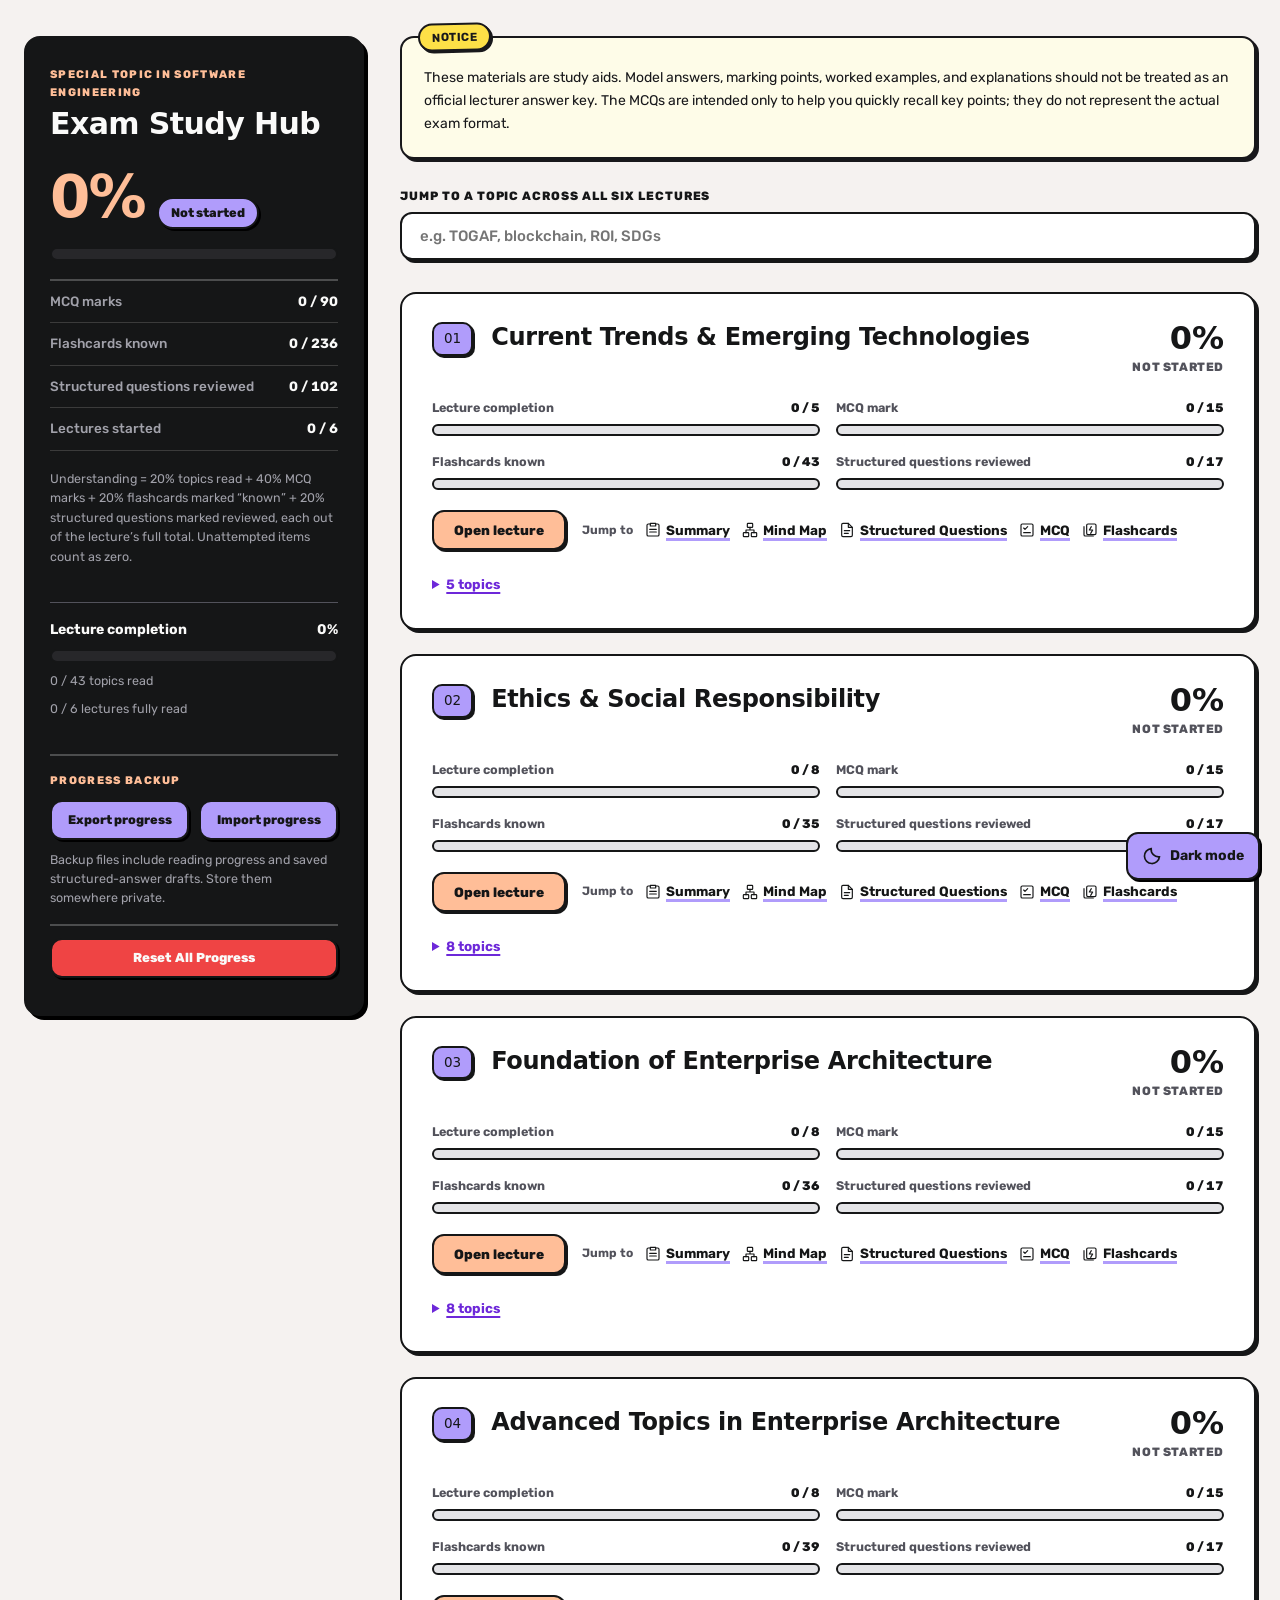
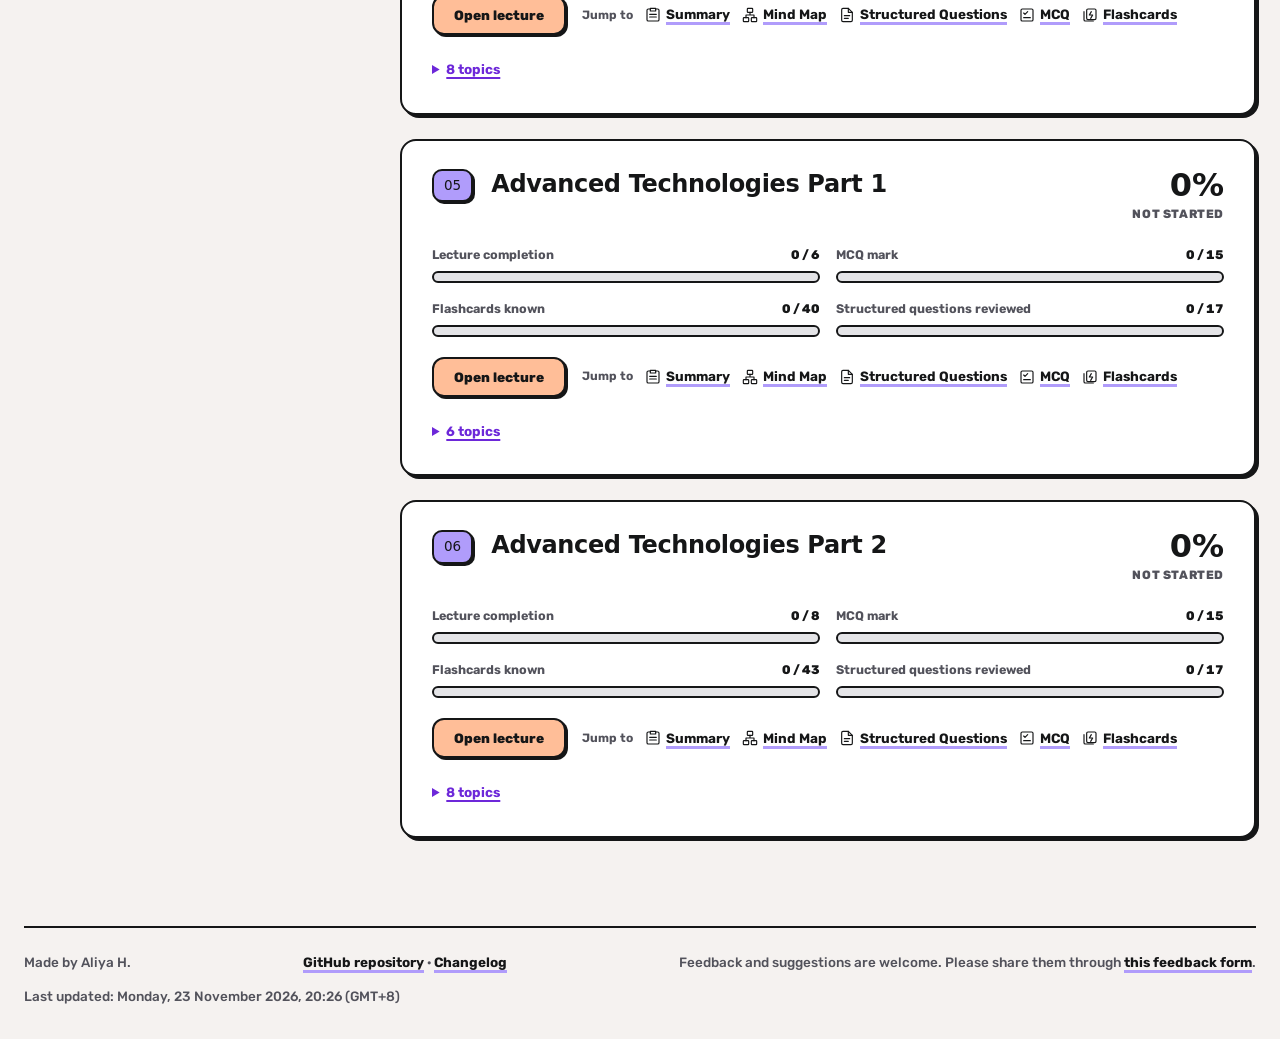
<file: index.html>
<!DOCTYPE html>
<html lang="en">
<head>
<meta charset="utf-8">
<meta name="viewport" content="width=device-width, initial-scale=1, viewport-fit=cover">
<meta name="color-scheme" content="light">
<title>Study4BITP3423 | Exam Study Hub</title>
<meta name="description" content="Revise BITP 3423 with detailed summaries, mind maps, structured questions, MCQ practice and flashcards for Special Topic in Software Engineering.">
<meta property="og:type" content="website">
<meta property="og:site_name" content="Study4BITP3423">
<meta property="og:locale" content="en_MY">
<meta property="og:title" content="Study4BITP3423 | Exam Study Hub">
<meta property="og:description" content="Revise BITP 3423 with detailed summaries, mind maps, structured questions, MCQ practice and flashcards for Special Topic in Software Engineering.">
<meta property="og:url" content="https://study4bitp3423.pages.dev/">
<meta property="og:image" content="https://study4bitp3423.pages.dev/assets/social-preview.png">
<meta property="og:image:type" content="image/png">
<meta property="og:image:width" content="1200">
<meta property="og:image:height" content="630">
<meta property="og:image:alt" content="Study4BITP3423 Exam Study Hub: summaries, mind maps, structured questions, MCQ practice and flashcards.">
<meta name="twitter:card" content="summary_large_image">
<meta name="twitter:title" content="Study4BITP3423 | Exam Study Hub">
<meta name="twitter:description" content="Revise BITP 3423 with detailed summaries, mind maps, structured questions, MCQ practice and flashcards for Special Topic in Software Engineering.">
<meta name="twitter:image" content="https://study4bitp3423.pages.dev/assets/social-preview.png">
<meta name="twitter:image:alt" content="Study4BITP3423 Exam Study Hub revision kit.">
<link rel="stylesheet" href="css/dashboard.css?v=be4f506c67c6">
<script src="js/theme.js?v=cec9e4f7d197"></script>
<link rel="stylesheet" href="css/floating-controls.css?v=ef9a43187056">
<link rel="stylesheet" href="css/dark-theme.css?v=9a9a00d7c0ed">
</head>
<body>
<div id="dash">
<div class="shell">
<aside class="panel" aria-label="Overall progress">
<div><p class="eyebrow">Special Topic in Software Engineering</p><h1>Exam Study Hub</h1></div>
<div><div class="big"><b id="oPct">0%</b><span id="oLvl">Not started</span></div></div>
<span class="bar" role="img" id="oBarLabel" aria-label="Overall understanding"><i id="oBar"></i></span>
<dl class="stats" id="oStats"></dl>
<p class="note">Understanding = 20% topics read + 40% MCQ marks + 20% flashcards marked “known” + 20% structured questions marked reviewed, each out of the lecture’s full total. Unattempted items count as zero.</p>
<div class="completion-summary">
<div class="completion-heading"><b>Lecture completion</b><strong id="completionPct">0%</strong></div>
<span class="bar" id="completionBarLabel" role="progressbar" aria-label="Overall lecture reading completion" aria-valuemin="0" aria-valuemax="43" aria-valuenow="0"><i id="completionBar"></i></span>
<p class="note" id="completionCount">0 / 43 topics read</p>
<p class="note" id="completionLectures">0 / 6 lectures fully read</p>
</div>
<p class="note" id="storeWarn" hidden>This browser view blocks local storage, so progress can’t be saved here. Open the file directly in your browser to keep your marks.</p>
<div>
<div class="progress-tools" aria-label="Progress backup">
<p class="eyebrow">Progress backup</p>
<div class="progress-actions">
<button class="btn" id="exportBtn" type="button">Export progress</button>
<button class="btn" id="importBtn" type="button">Import progress</button>
</div>
<input id="importFile" type="file" accept="application/json,.json" hidden>
<p class="note">Backup files include reading progress and saved structured-answer drafts. Store them somewhere private.</p>
</div>
<button class="btn danger reset" id="resetBtn" type="button">Reset All Progress</button>
<p class="note" id="status" role="status" style="margin-top:8px"></p>
</div>
</aside>
<main>
<aside class="study-notice" role="note" aria-labelledby="study-notice-title">
<strong id="study-notice-title">Notice</strong>
<p>These materials are study aids. Model answers, marking points, worked examples, and explanations should not be treated as an official lecturer answer key. The MCQs are intended only to help you quickly recall key points; they do not represent the actual exam format.</p>
</aside>
<label class="eyebrow" for="q" style="display:block;margin-bottom:6px">Jump to a topic across all six lectures</label>
<input id="q" class="search" type="search" placeholder="e.g. TOGAF, blockchain, ROI, SDGs" autocomplete="off">
<ul class="hits" id="hits" aria-live="polite"></ul>
<div class="list" id="list"></div>
</main>
</div>
<footer class="foot">
<p>Made by Aliya H.</p>
<p><a href="https://github.com/ayaxxchanz/study4bitp3423" target="_blank" rel="noopener noreferrer">GitHub repository</a> · <a href="changelog.html">Changelog</a></p>
<p>Feedback and suggestions are welcome. Please share them through <a href="https://forms.gle/fW17FkKTP6RkafSC7" target="_blank" rel="noopener noreferrer">this feedback form</a>.</p>
<p>Last updated: <time datetime="2026-11-23T20:26:21+08:00">Monday, 23 November 2026, 20:26</time> (GMT+8)</p>
</footer>
</div>

<div id="viewer" hidden>
<div class="topbar"><button class="btn" id="back" type="button">← Dashboard</button><select id="switch" aria-label="Switch lecture"></select><span id="vt" class="note"></span></div>
<div id="frameWrap"></div>
</div>

<dialog id="dlg" aria-labelledby="dt">
<h2 id="dt">Erase all progress?</h2>
<p>This permanently deletes your MCQ marks, flashcard ratings, reviewed structured questions and any structured answers you typed for Lectures 1–6.</p>
<p><b>This cannot be undone.</b></p>
<div class="dlg-acts"><button class="btn" id="cancelBtn" type="button" autofocus>Cancel</button><button class="btn danger" id="confirmBtn" type="button">Yes, erase progress</button></div>
</dialog>

<dialog id="importDlg" aria-labelledby="importTitle">
<h2 id="importTitle">Import saved progress?</h2>
<p id="importSummary">This replaces the progress currently saved in this browser.</p>
<p><b>Your current progress will be replaced.</b></p>
<div class="dlg-acts"><button class="btn" id="importCancelBtn" type="button" autofocus>Cancel</button><button class="btn primary" id="importConfirmBtn" type="button">Import and replace</button></div>
</dialog>

<script src="js/dashboard.js?v=7f221f018d0c"></script>
<script src="js/back-to-top.js?v=bc4b68ca829c"></script>
</body>
</html>
</file>
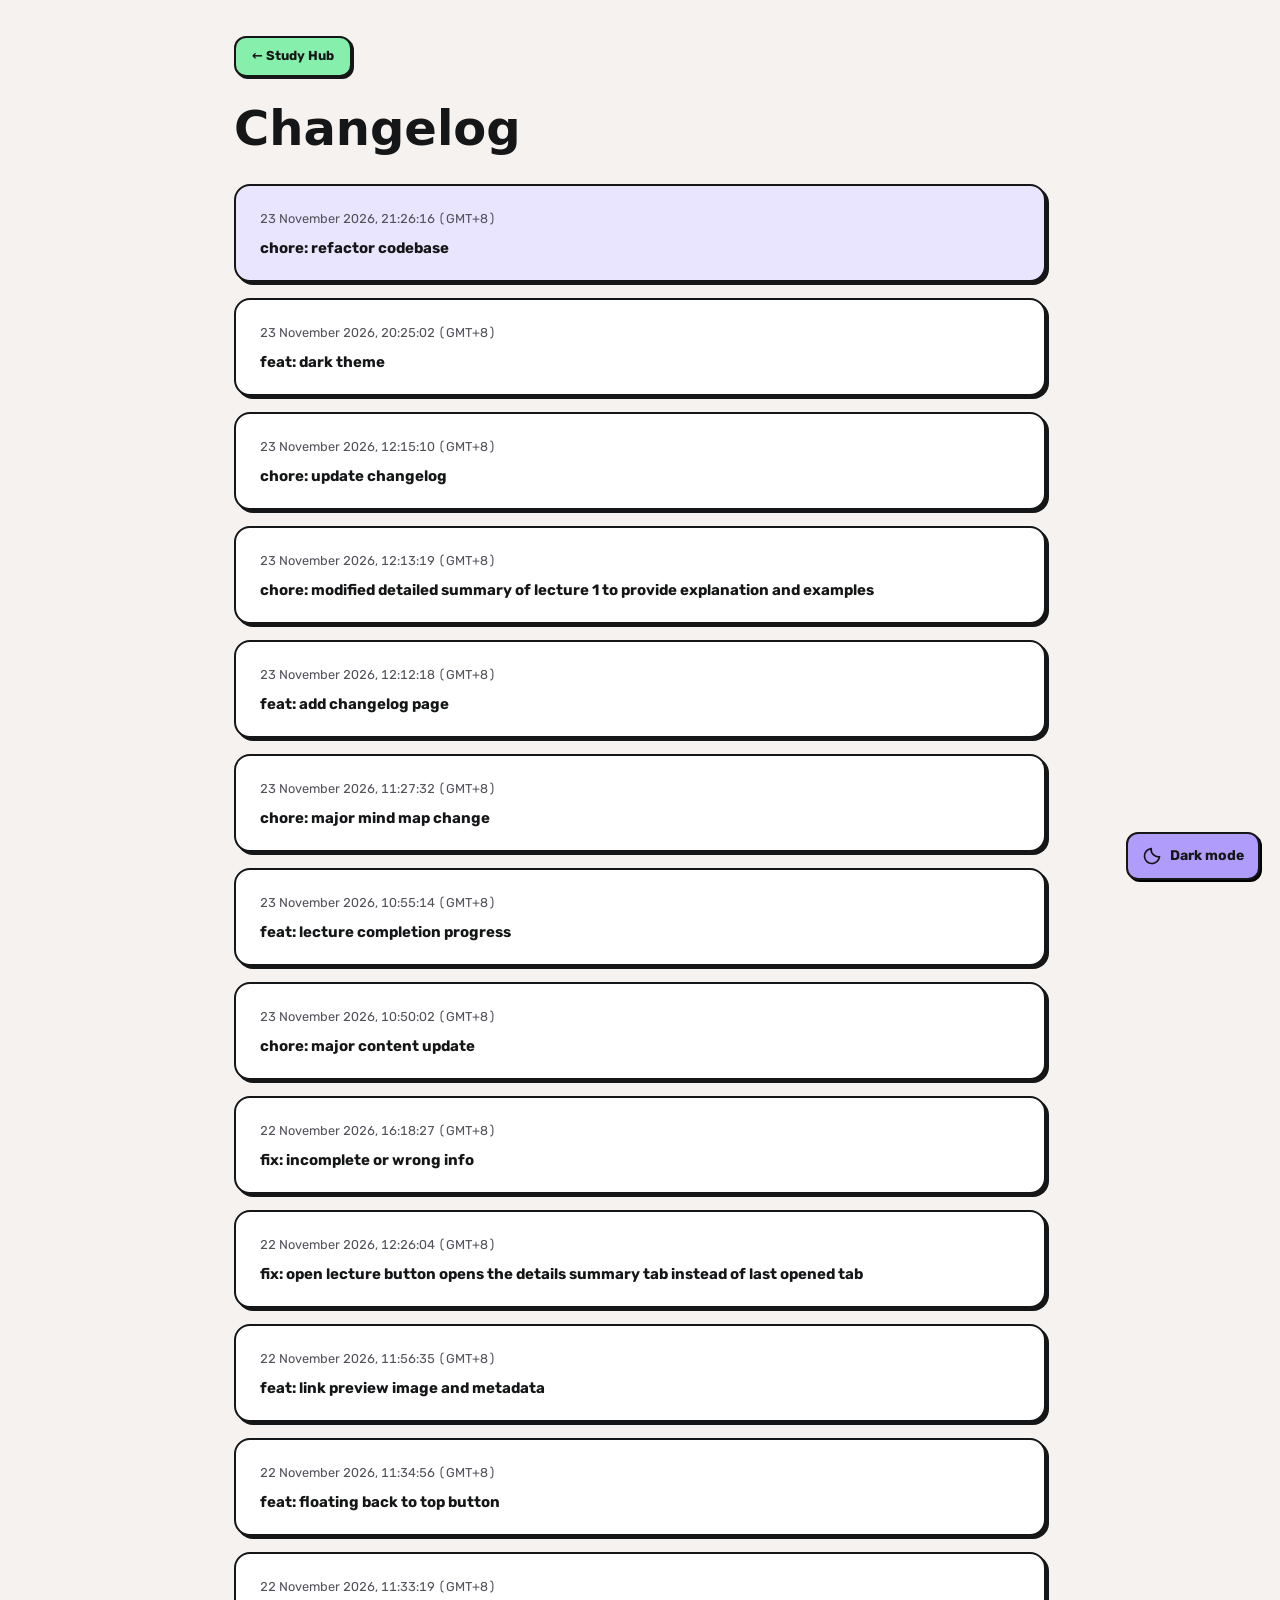
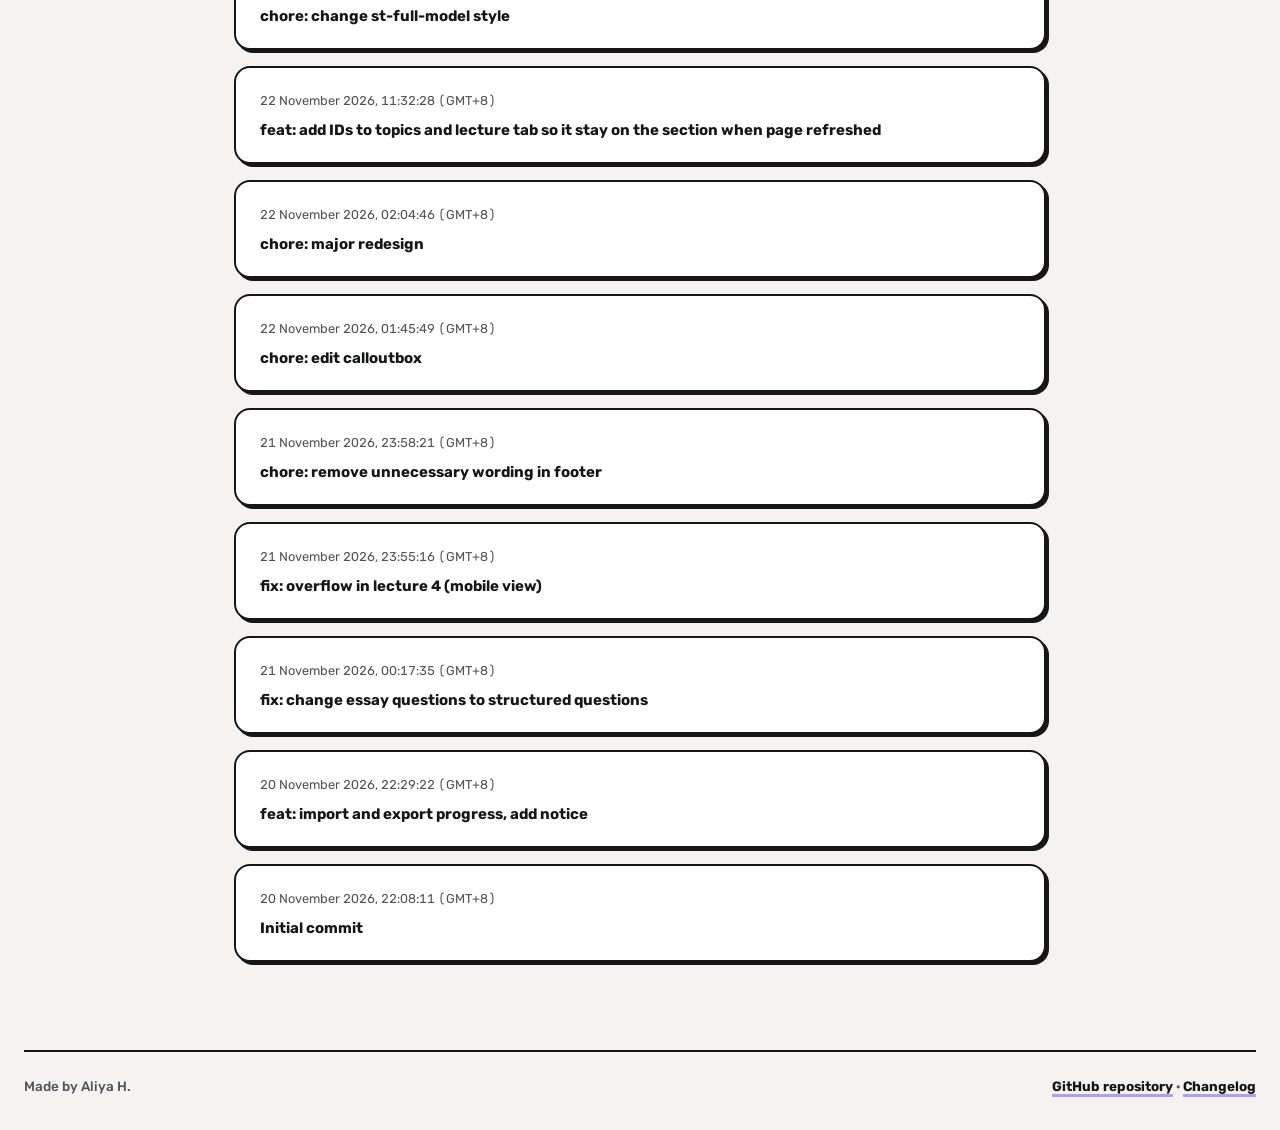
<file: changelog.html>
<!DOCTYPE html>
<html lang="en">
<head>
<meta charset="utf-8">
<meta name="viewport" content="width=device-width, initial-scale=1, viewport-fit=cover">
<meta name="color-scheme" content="light">
<title>Changelog | Study4BITP3423</title>
<meta name="description" content="Study4BITP3423 commit messages and dates, from newest to oldest.">
<link rel="stylesheet" href="css/dashboard.css">
<link rel="stylesheet" href="css/changelog.css">
<link rel="stylesheet" href="css/floating-controls.css?v=ef9a43187056">
<script src="js/theme.js?v=cec9e4f7d197"></script>
<link rel="stylesheet" href="css/dark-theme.css?v=9a9a00d7c0ed">
</head>
<body>
<main class="changelog">
<header class="changelog-header">
<a class="btn" href="index.html">← Study Hub</a>
<h1>Changelog</h1>
</header>
<ol class="commit-list" aria-label="Commits, newest first">
<!-- Generated by scripts/generate-changelog.py. -->
<li><time datetime="2026-11-23T21:26:16+08:00">23 November 2026, 21:26:16 (GMT+8)</time><p>chore: refactor codebase</p></li>
<li><time datetime="2026-11-23T20:25:02+08:00">23 November 2026, 20:25:02 (GMT+8)</time><p>feat: dark theme</p></li>
<li><time datetime="2026-11-23T12:15:10+08:00">23 November 2026, 12:15:10 (GMT+8)</time><p>chore: update changelog</p></li>
<li><time datetime="2026-11-23T12:13:19+08:00">23 November 2026, 12:13:19 (GMT+8)</time><p>chore: modified detailed summary of lecture 1 to provide explanation and examples</p></li>
<li><time datetime="2026-11-23T12:12:18+08:00">23 November 2026, 12:12:18 (GMT+8)</time><p>feat: add changelog page</p></li>
<li><time datetime="2026-11-23T11:27:32+08:00">23 November 2026, 11:27:32 (GMT+8)</time><p>chore: major mind map change</p></li>
<li><time datetime="2026-11-23T10:55:14+08:00">23 November 2026, 10:55:14 (GMT+8)</time><p>feat: lecture completion progress</p></li>
<li><time datetime="2026-11-23T10:50:02+08:00">23 November 2026, 10:50:02 (GMT+8)</time><p>chore: major content update</p></li>
<li><time datetime="2026-11-22T16:18:27+08:00">22 November 2026, 16:18:27 (GMT+8)</time><p>fix: incomplete or wrong info</p></li>
<li><time datetime="2026-11-22T12:26:04+08:00">22 November 2026, 12:26:04 (GMT+8)</time><p>fix: open lecture button opens the details summary tab instead of last opened tab</p></li>
<li><time datetime="2026-11-22T11:56:35+08:00">22 November 2026, 11:56:35 (GMT+8)</time><p>feat: link preview image and metadata</p></li>
<li><time datetime="2026-11-22T11:34:56+08:00">22 November 2026, 11:34:56 (GMT+8)</time><p>feat: floating back to top button</p></li>
<li><time datetime="2026-11-22T11:33:19+08:00">22 November 2026, 11:33:19 (GMT+8)</time><p>chore: change st-full-model style</p></li>
<li><time datetime="2026-11-22T11:32:28+08:00">22 November 2026, 11:32:28 (GMT+8)</time><p>feat: add IDs to topics and lecture tab so it stay on the section when page refreshed</p></li>
<li><time datetime="2026-11-22T02:04:46+08:00">22 November 2026, 02:04:46 (GMT+8)</time><p>chore: major redesign</p></li>
<li><time datetime="2026-11-22T01:45:49+08:00">22 November 2026, 01:45:49 (GMT+8)</time><p>chore: edit calloutbox</p></li>
<li><time datetime="2026-11-21T23:58:21+08:00">21 November 2026, 23:58:21 (GMT+8)</time><p>chore: remove unnecessary wording in footer</p></li>
<li><time datetime="2026-11-21T23:55:16+08:00">21 November 2026, 23:55:16 (GMT+8)</time><p>fix: overflow in lecture 4 (mobile view)</p></li>
<li><time datetime="2026-11-21T00:17:35+08:00">21 November 2026, 00:17:35 (GMT+8)</time><p>fix: change essay questions to structured questions</p></li>
<li><time datetime="2026-11-20T22:29:22+08:00">20 November 2026, 22:29:22 (GMT+8)</time><p>feat: import and export progress, add notice</p></li>
<li><time datetime="2026-11-20T22:08:11+08:00">20 November 2026, 22:08:11 (GMT+8)</time><p>Initial commit</p></li>
</ol>
</main>
<footer class="foot">
<p>Made by Aliya H.</p>
<p><a href="https://github.com/ayaxxchanz/study4bitp3423" target="_blank" rel="noopener noreferrer">GitHub repository</a> · <a href="changelog.html" aria-current="page">Changelog</a></p>
</footer>
<script src="js/back-to-top.js?v=bc4b68ca829c"></script>
</body>
</html>
</file>
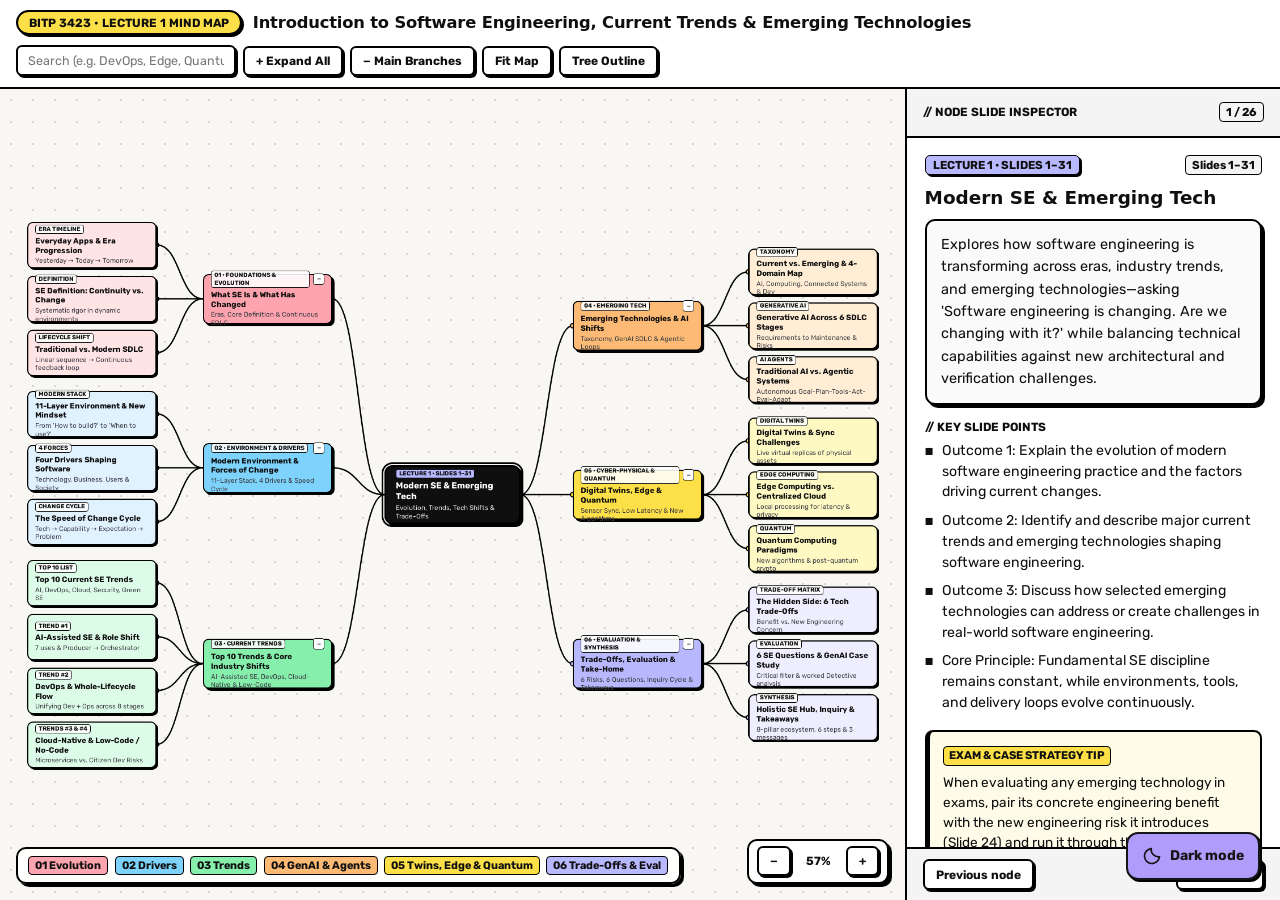
<file: lectures/lecture-1-mind-map.html>
<!DOCTYPE html>
<html lang="en" data-lecture="1">
<head>
  <meta charset="UTF-8">
  <meta name="viewport" content="width=device-width, initial-scale=1.0">
  <meta name="color-scheme" content="light">
  <title>Lecture 1 Interactive Mind Map</title>
  <link rel="stylesheet" href="../css/mind-map.css?v=00bad0da1a6d">
  <script src="../js/mind-map.js?v=b5f176217f24" defer></script>
  <script src="../js/lecture-1-mind-map.js?v=880d9f1381ae" defer></script>
<script src="../js/theme.js?v=cec9e4f7d197"></script>
<link rel="stylesheet" href="../css/floating-controls.css?v=ef9a43187056">
<link rel="stylesheet" href="../css/dark-theme.css?v=9a9a00d7c0ed">
</head>
<body>
<div class="app-shell">
    <!-- TOP TOOLBAR -->
    <header class="topbar">
      <div class="brand-group">
        <span class="nb-pill">BITP 3423 • Lecture 1 Mind Map</span>
        <h1 class="topbar-title">Introduction to Software Engineering, Current Trends &amp; Emerging Technologies</h1>
      </div>

      <div class="controls-group">
        <div class="search-wrap">
          <input
            type="text"
            id="search-input"
            class="nb-input"
            placeholder="Search (e.g. DevOps, Edge, Quantum)..."
            aria-label="Search mind map nodes"
          />
        </div>
        <button class="nb-btn" data-action="expand">+ Expand All</button>
        <button class="nb-btn" data-action="collapse">− Main Branches</button>
        <button class="nb-btn" data-action="fit">Fit Map</button>
        <button class="nb-btn" data-action="outline-open">Tree Outline</button>
      </div>
    </header>

    <!-- WORKSPACE -->
    <div class="workspace">
      <!-- INTERACTIVE CANVAS -->
      <main class="map-viewport" id="map-viewport">
        <div class="map-stage" id="map-stage">
          <svg class="map-lines" id="map-lines"></svg>
          <div id="map-nodes"></div>
        </div>

        <!-- Branch Jump Chips -->
        <div class="hud-bottom-left" aria-label="Branch quick jump">
          <span class="legend-chip" style="background:#fda4af;" data-branch="b1" role="button" tabindex="0">01 Evolution</span>
          <span class="legend-chip" style="background:#7dd3fc;" data-branch="b2" role="button" tabindex="0">02 Drivers</span>
          <span class="legend-chip" style="background:#86efac;" data-branch="b3" role="button" tabindex="0">03 Trends</span>
          <span class="legend-chip" style="background:#fdba74;" data-branch="b4" role="button" tabindex="0">04 GenAI &amp; Agents</span>
          <span class="legend-chip" style="background:#fde047;" data-branch="b5" role="button" tabindex="0">05 Twins, Edge &amp; Quantum</span>
          <span class="legend-chip" style="background:#b8b8ff;" data-branch="b6" role="button" tabindex="0">06 Trade-Offs &amp; Eval</span>
        </div>

        <!-- Zoom Controls -->
        <div class="hud-zoom">
          <button class="nb-btn" data-action="zoom-out" title="Zoom Out">−</button>
          <span class="zoom-readout" id="zoom-readout">100%</span>
          <button class="nb-btn" data-action="zoom-in" title="Zoom In">+</button>
        </div>
      </main>

      <!-- RIGHT NODE INSPECTOR -->
      <aside class="inspector" aria-label="Selected node details">
        <div class="inspector-header">
          <span class="inspector-label">// Node Slide Inspector</span>
          <span class="insp-slide-ref" id="insp-counter">1 / 26</span>
        </div>

        <div class="inspector-body" id="inspector-body">
          <!-- Populated dynamically -->
        </div>

        <div class="inspector-footer">
          <button class="nb-btn" data-action="previous">Previous node</button>
          <button class="nb-btn" data-action="next">Next node</button>
        </div>
      </aside>
    </div>
  </div>

  <!-- FULL TREE OUTLINE MODAL -->
  <div class="outline-overlay" id="outline-overlay" >
    <div class="outline-modal" role="dialog" aria-modal="true" aria-labelledby="outline-title" tabindex="-1">
      <div class="outline-header">
        <div>
          <span class="nb-pill" style="margin-bottom:0.35rem; display:inline-block;">BITP 3423 • Complete Branch Hierarchy</span>
          <h2 id="outline-title" style="font-size:1.25rem;">Lecture 1 Mind Map — Full Structured Tree (Slides 1–31)</h2>
        </div>
        <button class="nb-btn" data-action="outline-close">✕ Close</button>
      </div>
      <div id="outline-content"></div>
    </div>
  </div>
</body>
</html>
</file>
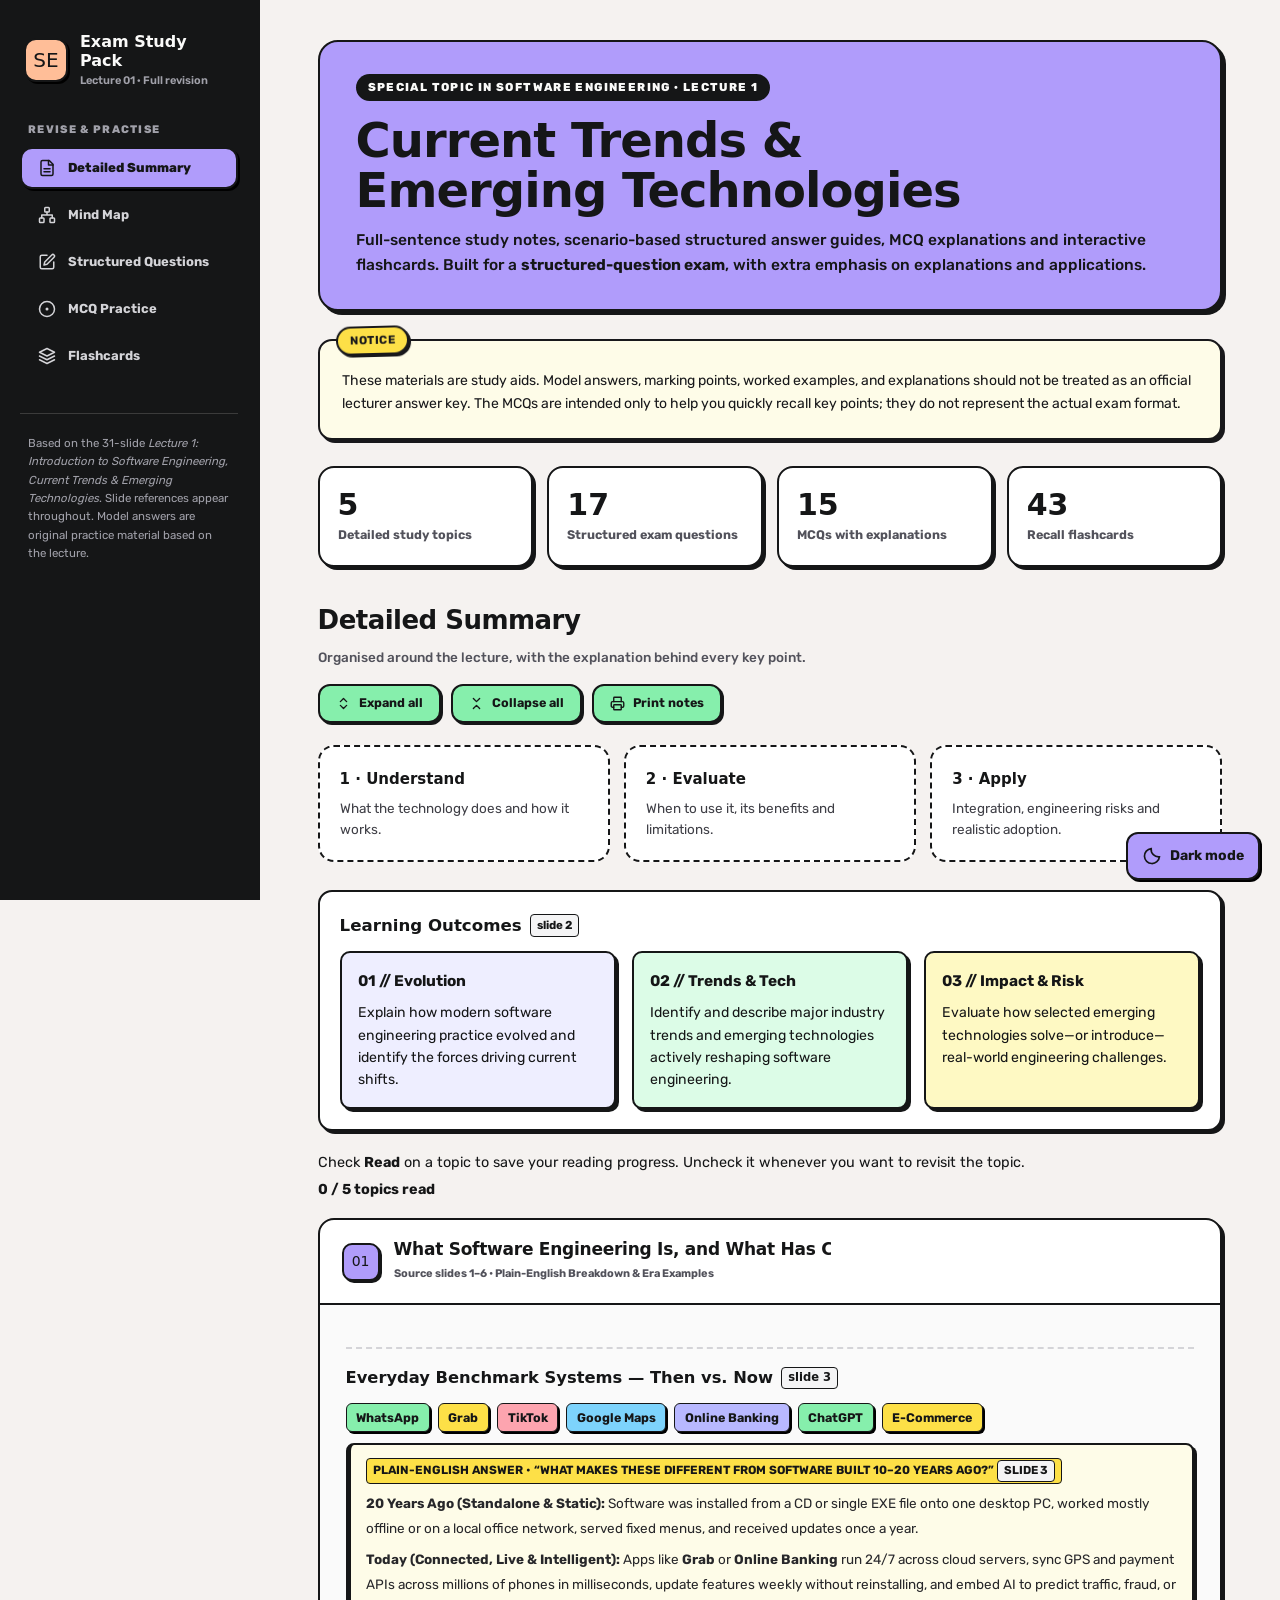
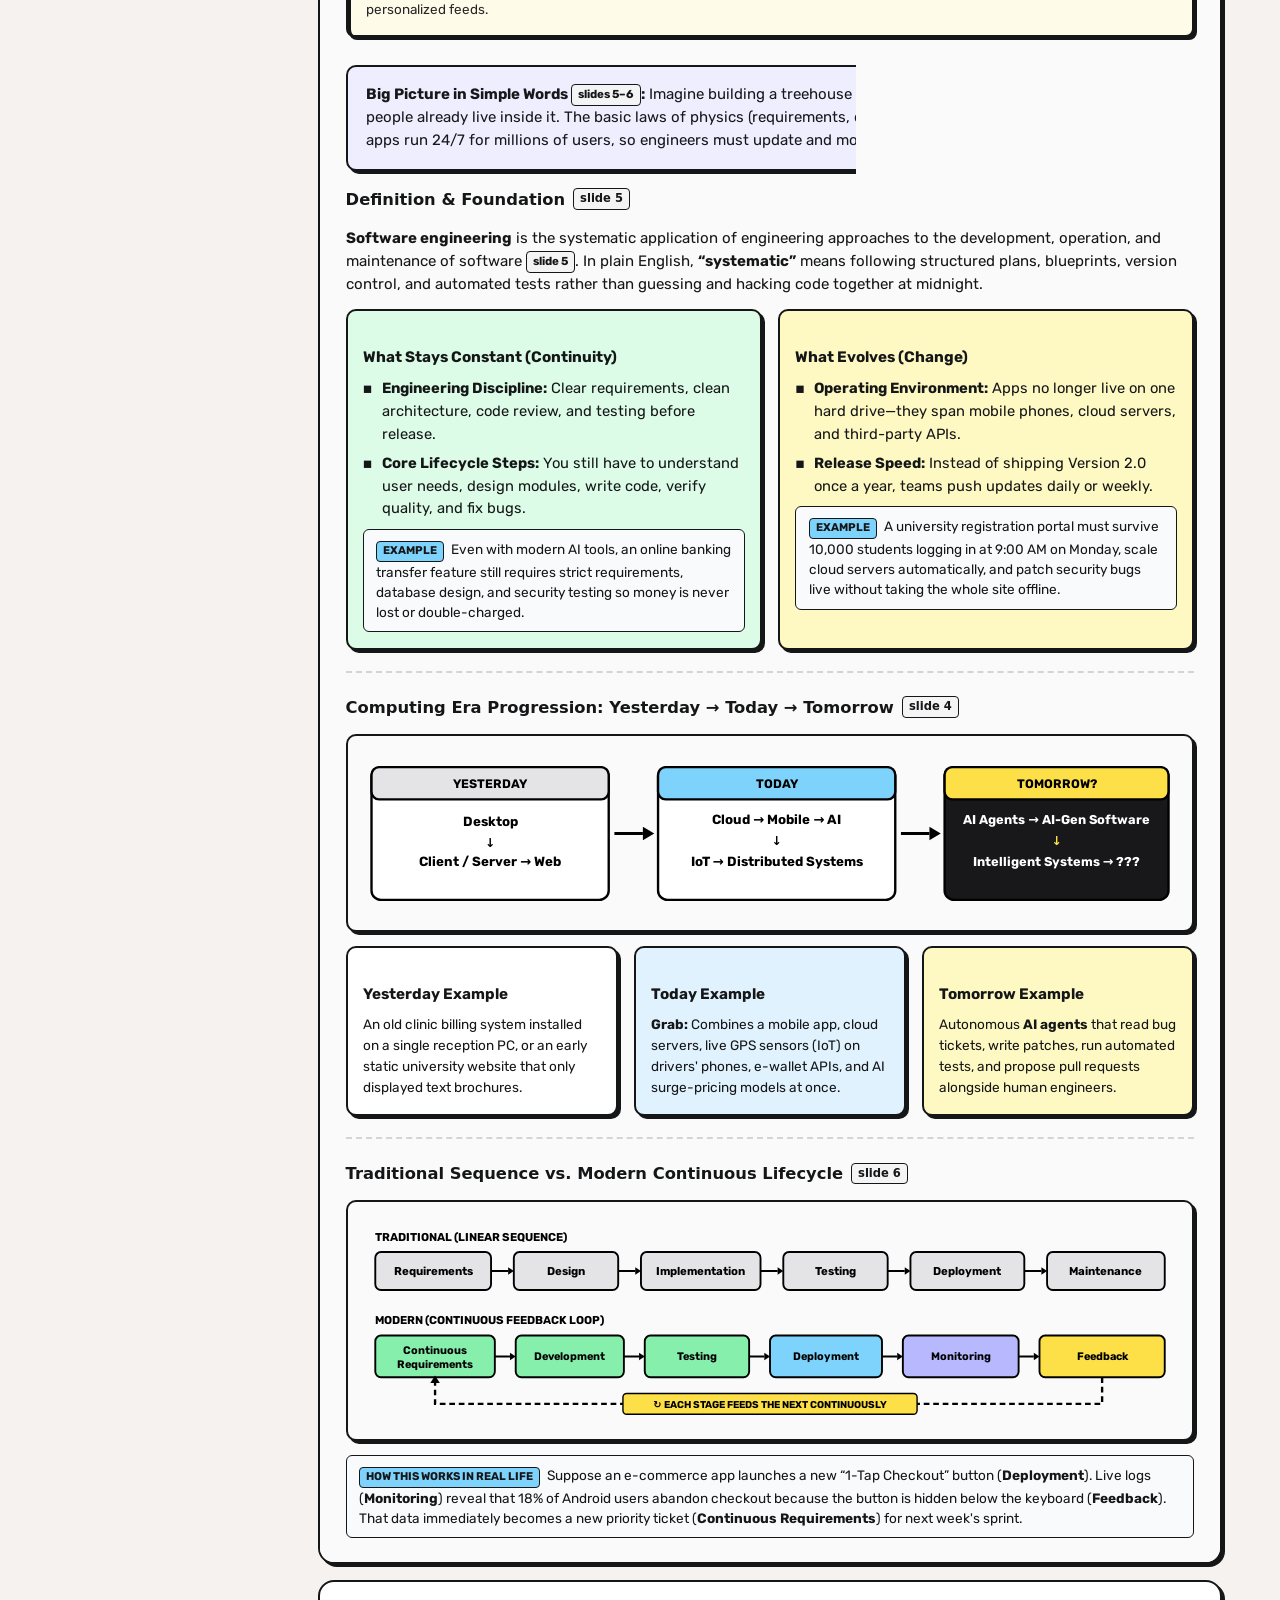
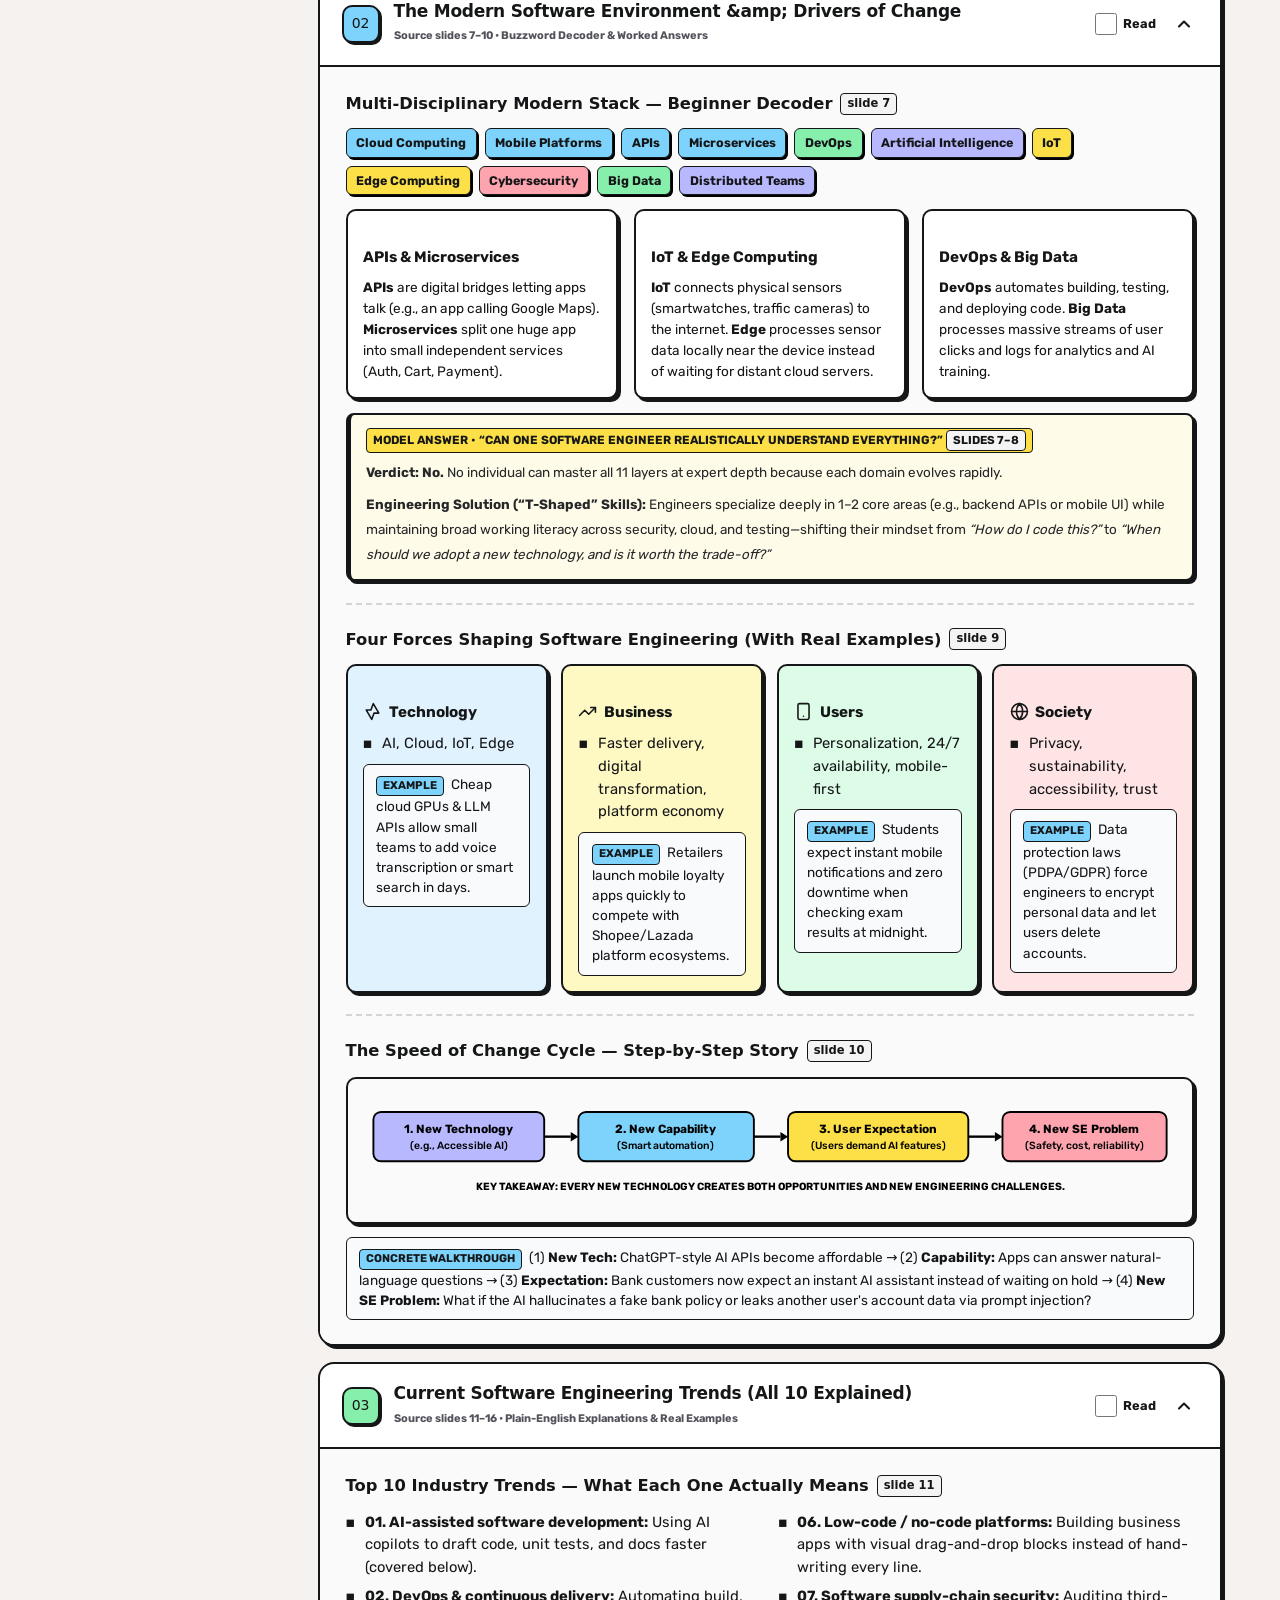
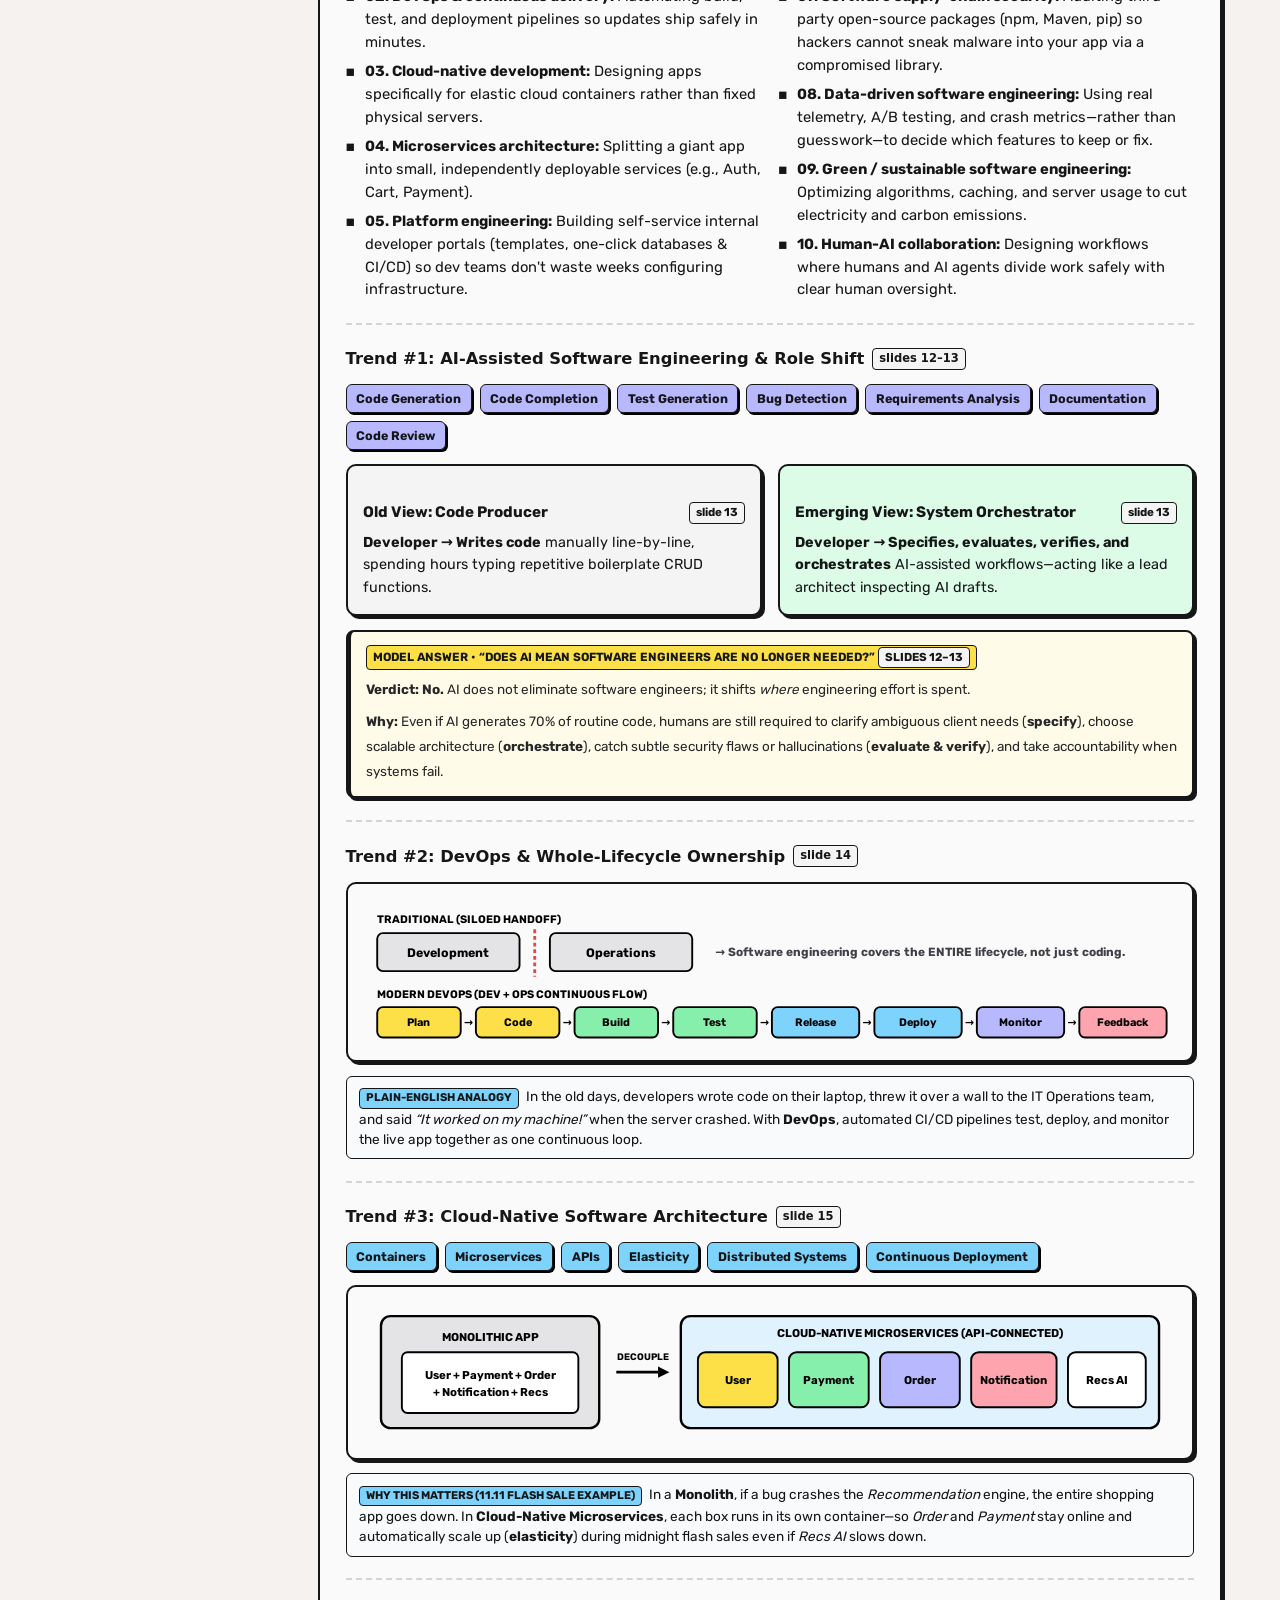
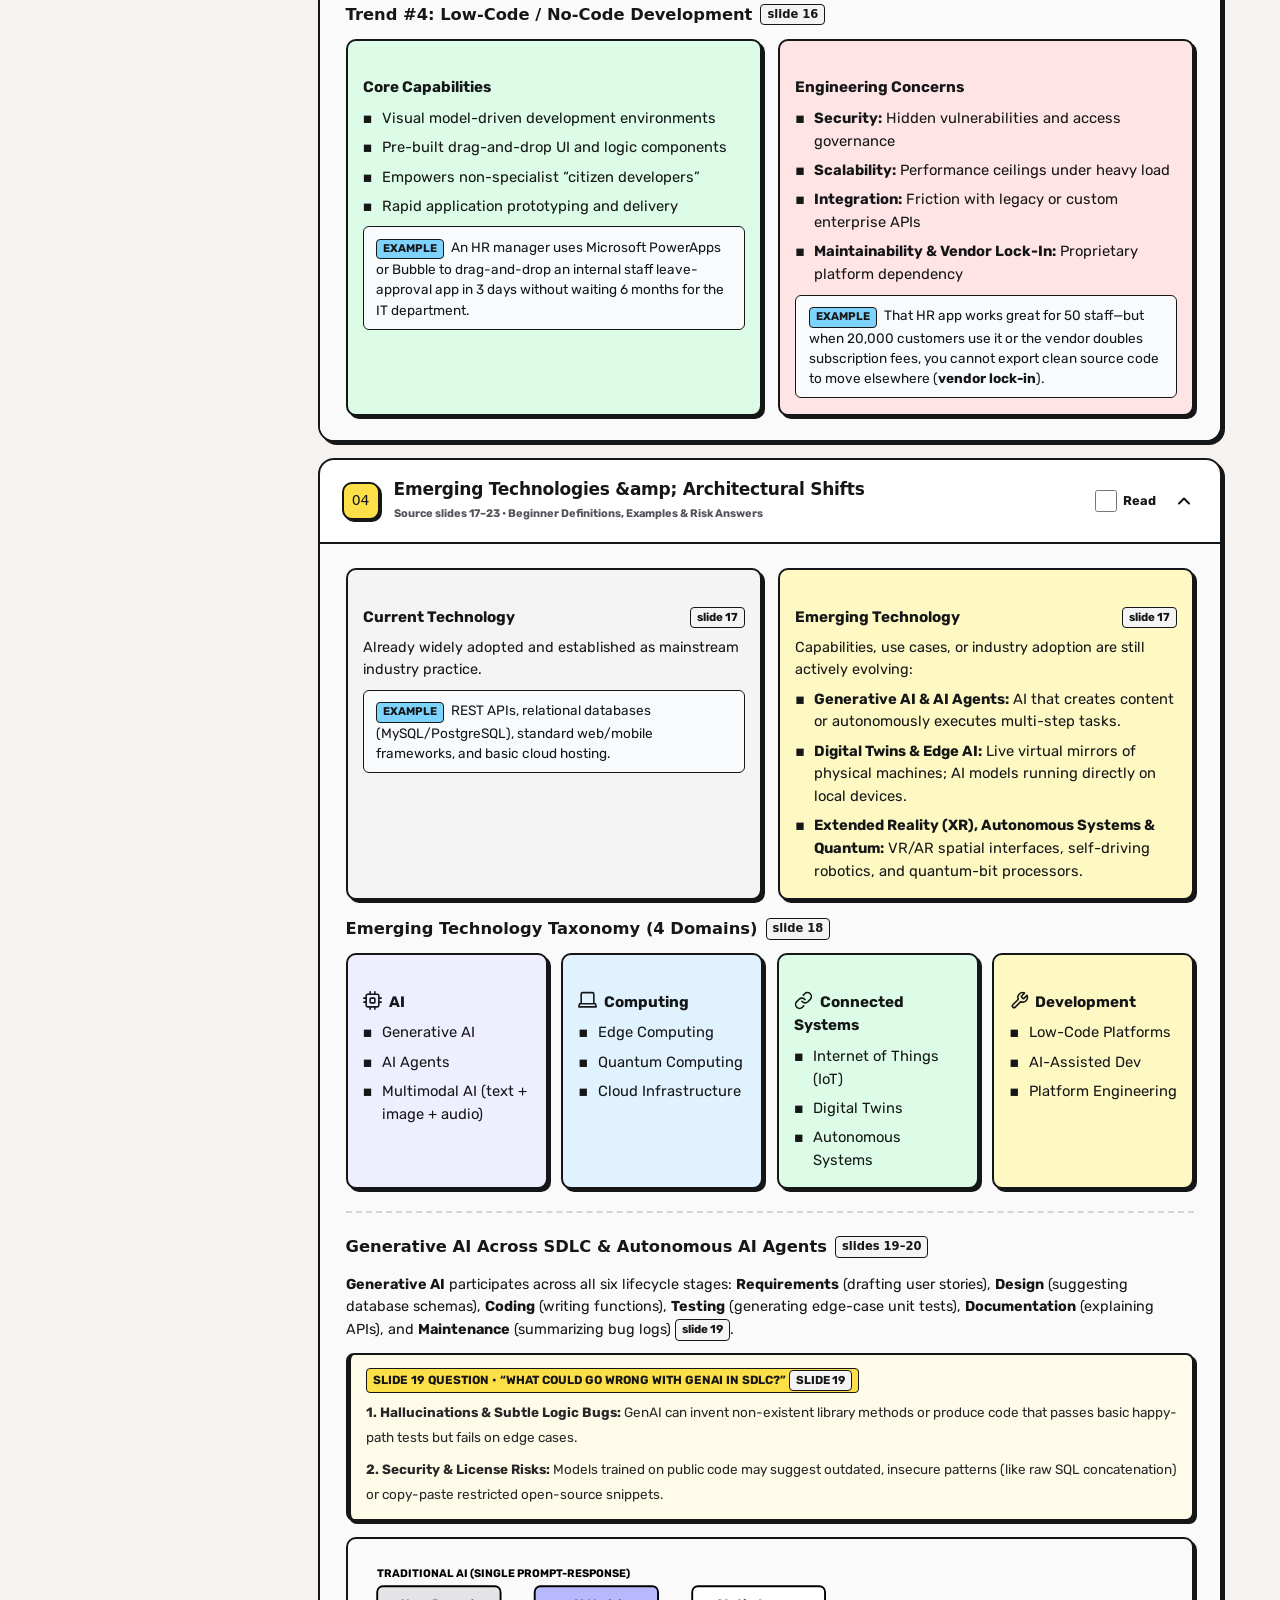
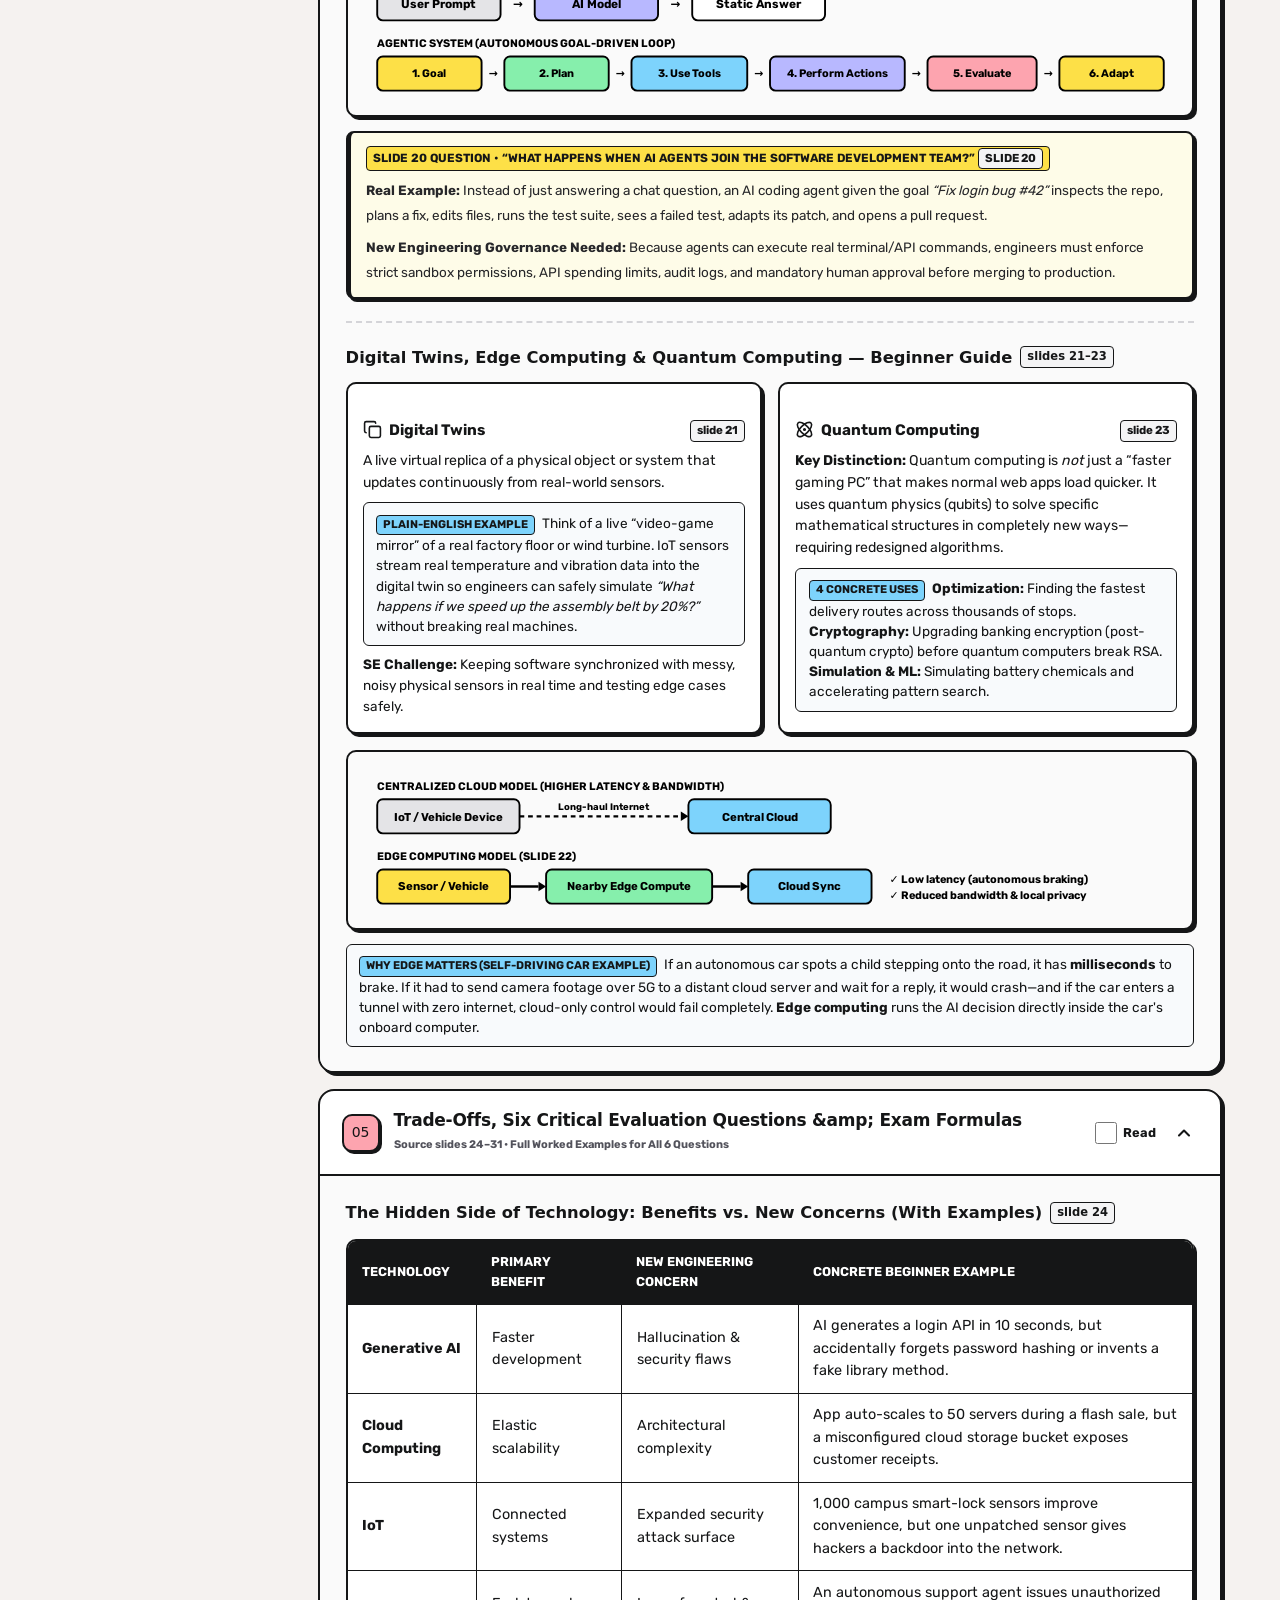
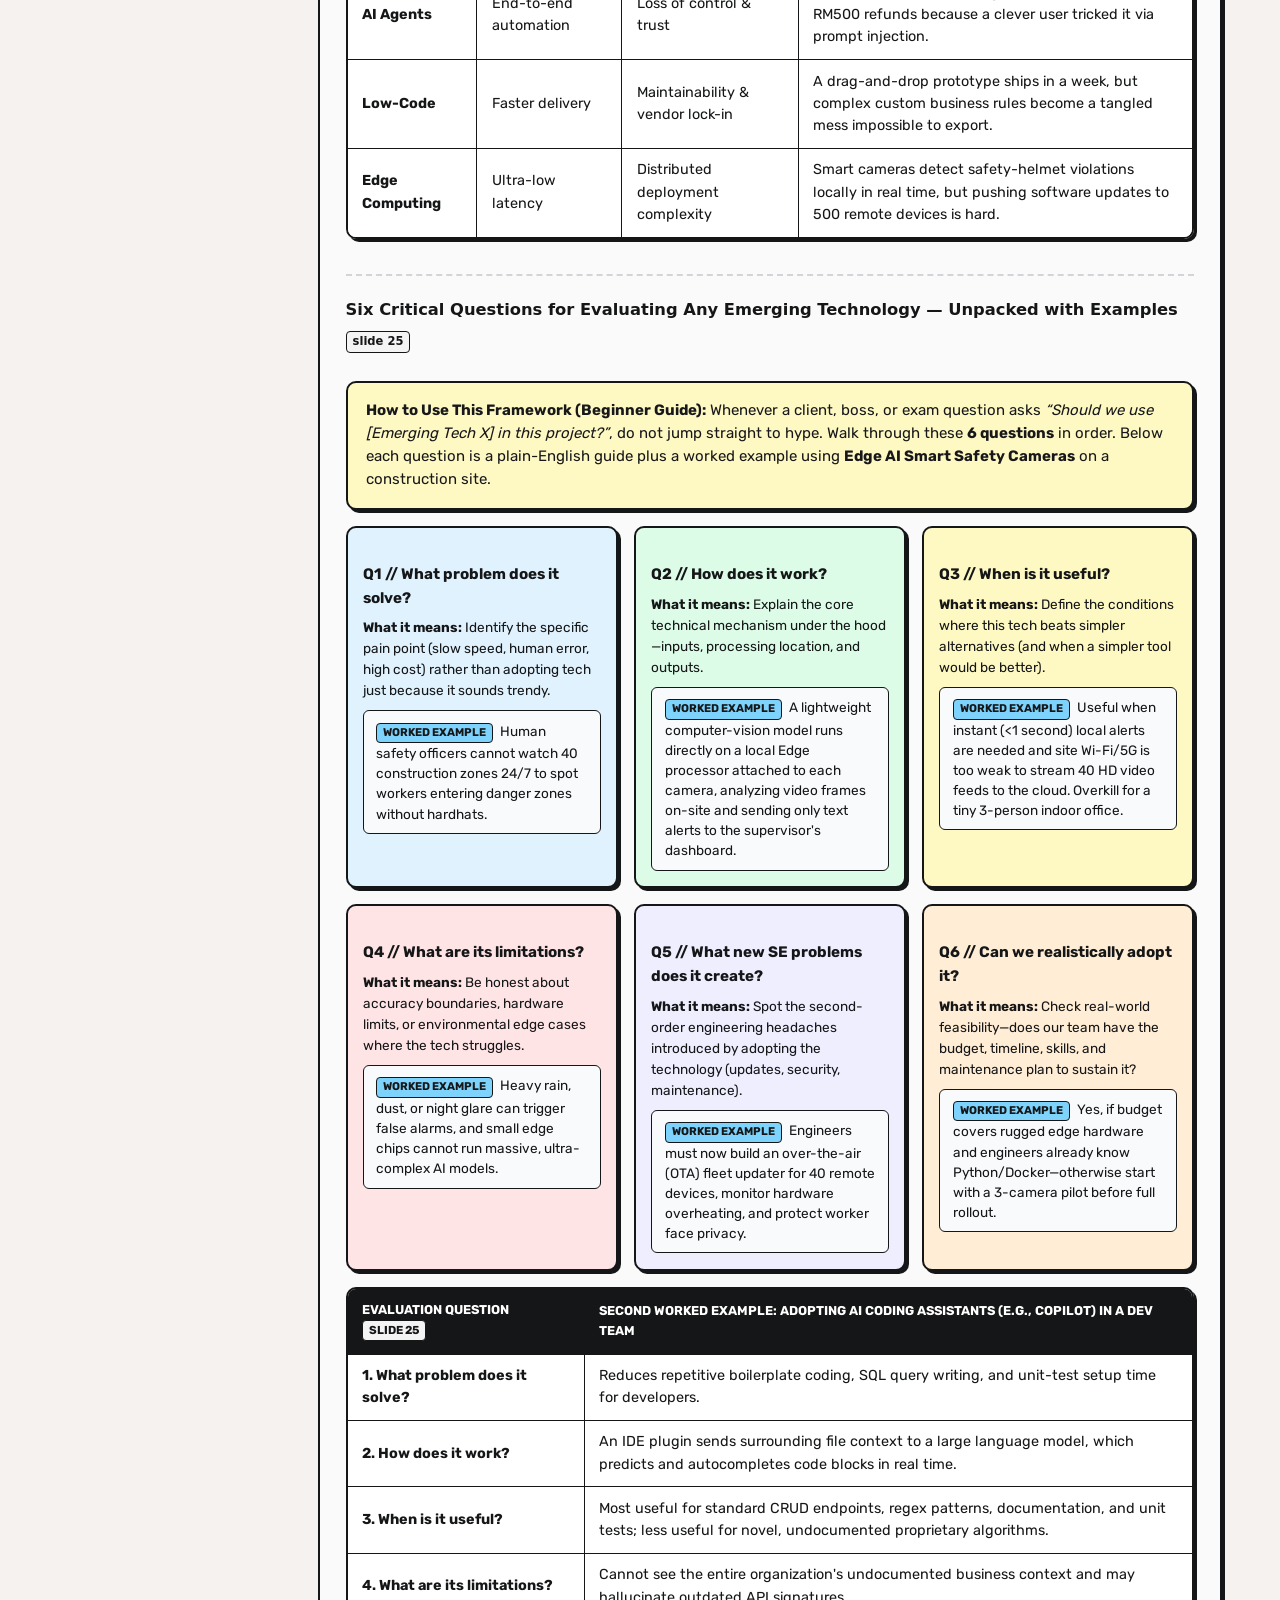
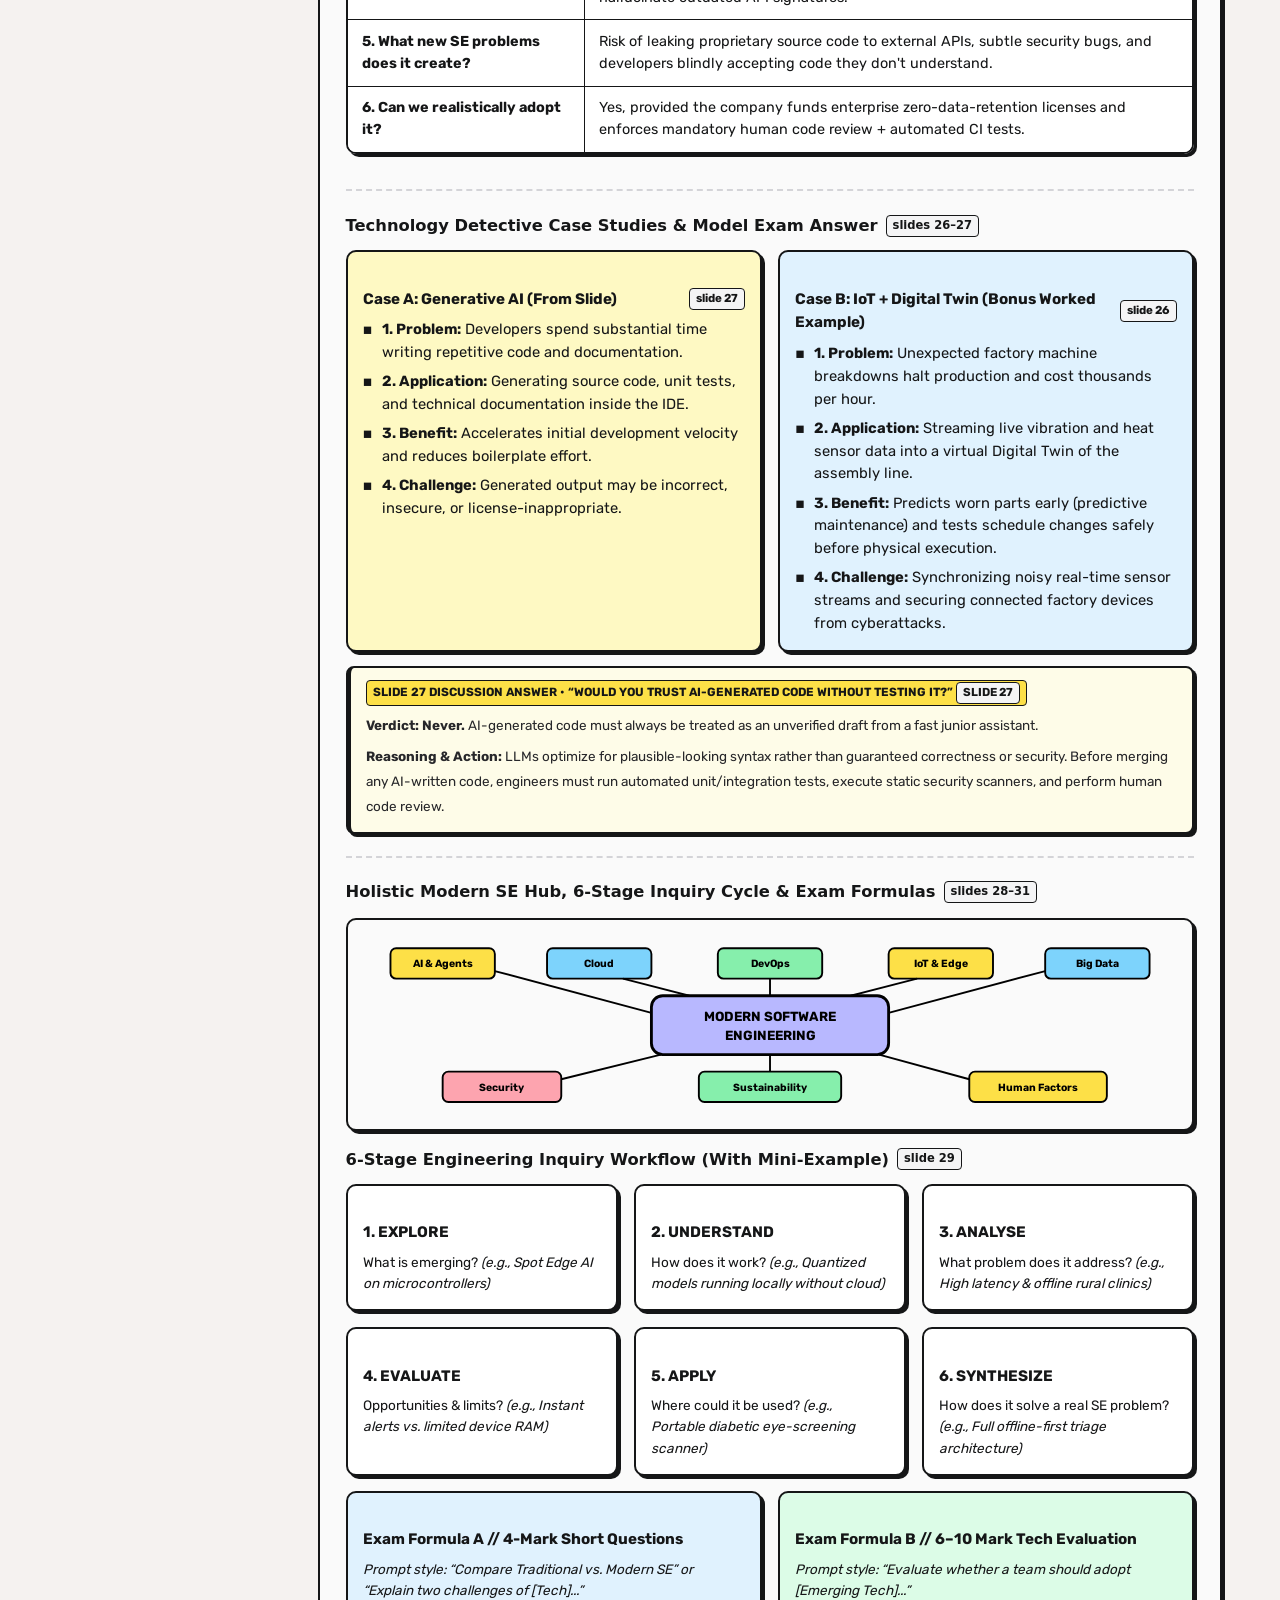
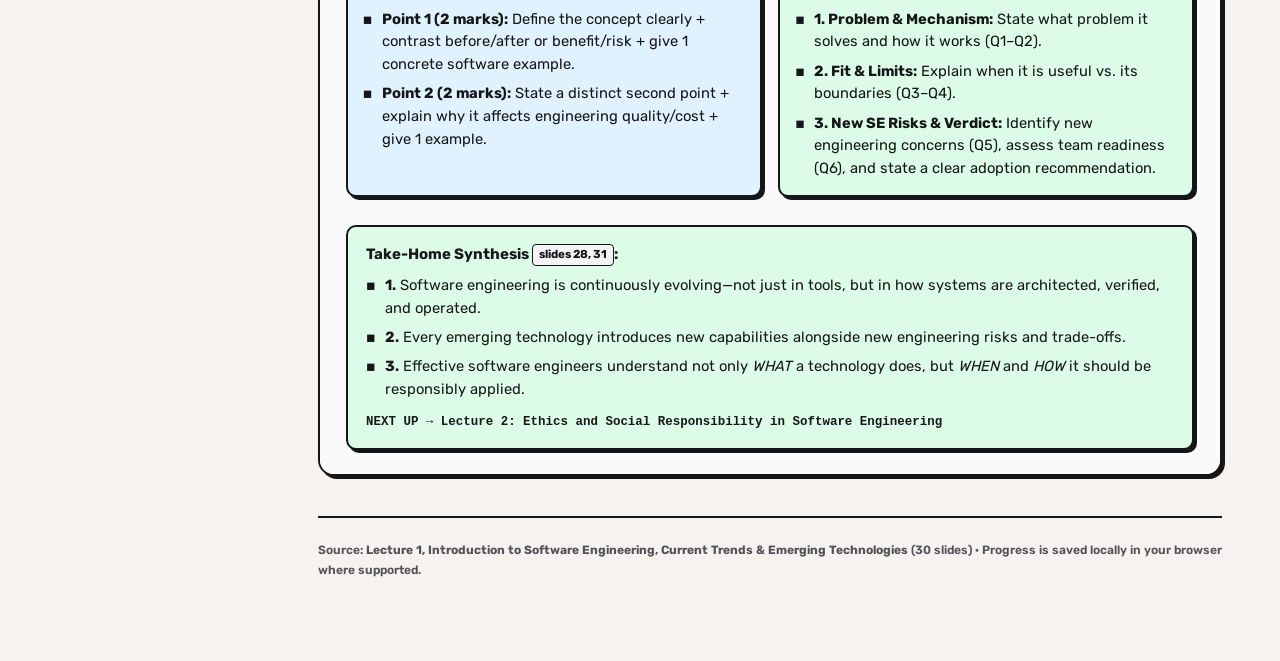
<file: lectures/lecture-1.html>
<!DOCTYPE html>
<html lang="en">
<head>
<meta charset="UTF-8"/>
<meta name="viewport" content="width=device-width,initial-scale=1.0"/>
<meta name="color-scheme" content="light"/>
<title>Lecture 1 • Software Engineering Trends & Emerging Technologies | Exam Study Pack</title>
<meta name="description" content="Revise BITP 3423 with detailed summaries, mind maps, structured questions, MCQ practice and flashcards for Special Topic in Software Engineering.">
<meta property="og:type" content="website">
<meta property="og:site_name" content="Study4BITP3423">
<meta property="og:locale" content="en_MY">
<meta property="og:title" content="Lecture 1 • Software Engineering Trends &amp; Emerging Technologies | Exam Study Pack">
<meta property="og:description" content="Revise BITP 3423 with detailed summaries, mind maps, structured questions, MCQ practice and flashcards for Special Topic in Software Engineering.">
<meta property="og:url" content="https://study4bitp3423.pages.dev/lectures/lecture-1.html">
<meta property="og:image" content="https://study4bitp3423.pages.dev/assets/social-preview.png">
<meta property="og:image:type" content="image/png">
<meta property="og:image:width" content="1200">
<meta property="og:image:height" content="630">
<meta property="og:image:alt" content="Study4BITP3423 Exam Study Hub: summaries, mind maps, structured questions, MCQ practice and flashcards.">
<meta name="twitter:card" content="summary_large_image">
<meta name="twitter:title" content="Lecture 1 • Software Engineering Trends &amp; Emerging Technologies | Exam Study Pack">
<meta name="twitter:description" content="Revise BITP 3423 with detailed summaries, mind maps, structured questions, MCQ practice and flashcards for Special Topic in Software Engineering.">
<meta name="twitter:image" content="https://study4bitp3423.pages.dev/assets/social-preview.png">
<meta name="twitter:image:alt" content="Study4BITP3423 Exam Study Hub revision kit.">
<link rel="stylesheet" href="../css/lecture.css?v=6d2f41770cb1">
<link rel="stylesheet" href="../css/lecture-1.css?v=7c19672b85a1">
<script src="../js/theme.js?v=cec9e4f7d197"></script>
<link rel="stylesheet" href="../css/floating-controls.css?v=ef9a43187056">
<link rel="stylesheet" href="../css/dark-theme.css?v=9a9a00d7c0ed">
</head>
<body>
<div class="mobile-tabs" aria-label="Study pack sections">
  <button class="tab active" data-go="summary" id="mobile-summary-tab" aria-controls="summary-section"><span class="ico"><svg class="lucide lucide-file-text" xmlns="http://www.w3.org/2000/svg" width="20" height="20" viewBox="0 0 24 24" fill="none" stroke="currentColor" stroke-width="2" stroke-linecap="round" stroke-linejoin="round" aria-hidden="true" focusable="false"><path d="M15 2H6a2 2 0 0 0-2 2v16a2 2 0 0 0 2 2h12a2 2 0 0 0 2-2V7z"/><path d="M14 2v6h6M8 13h8m-8 4h8"/></svg></span>Summary</button>
<button class="tab" data-go="mind" id="mobile-mind-tab" aria-controls="mind-section"><span class="ico"><svg class="lucide lucide-network" xmlns="http://www.w3.org/2000/svg" width="20" height="20" viewBox="0 0 24 24" fill="none" stroke="currentColor" stroke-width="2" stroke-linecap="round" stroke-linejoin="round" aria-hidden="true" focusable="false"><rect x="16" y="16" width="6" height="6" rx="1"/><rect x="2" y="16" width="6" height="6" rx="1"/><rect x="9" y="2" width="6" height="6" rx="1"/><path d="M5 16v-4h14v4M12 12V8"/></svg></span>Mind Map</button>
  <button class="tab" data-go="essay" id="mobile-essay-tab" aria-controls="essay-section"><span class="ico"><svg class="lucide lucide-square-pen" xmlns="http://www.w3.org/2000/svg" width="20" height="20" viewBox="0 0 24 24" fill="none" stroke="currentColor" stroke-width="2" stroke-linecap="round" stroke-linejoin="round" aria-hidden="true" focusable="false"><path d="M12 3H5a2 2 0 0 0-2 2v14a2 2 0 0 0 2 2h14a2 2 0 0 0 2-2v-7"/><path d="M18.375 2.625a2.121 2.121 0 0 1 3 3L12 15l-4 1 1-4Z"/></svg></span>Structured Practice</button>
  <button class="tab" data-go="mcq" id="mobile-mcq-tab" aria-controls="mcq-section"><span class="ico"><svg class="lucide lucide-circle-dot" xmlns="http://www.w3.org/2000/svg" width="20" height="20" viewBox="0 0 24 24" fill="none" stroke="currentColor" stroke-width="2" stroke-linecap="round" stroke-linejoin="round" aria-hidden="true" focusable="false"><circle cx="12" cy="12" r="10"/><circle cx="12" cy="12" r="1"/></svg></span>MCQ Practice</button>
  <button class="tab" data-go="flash" id="mobile-flash-tab" aria-controls="flash-section"><span class="ico"><svg class="lucide lucide-layers" xmlns="http://www.w3.org/2000/svg" width="20" height="20" viewBox="0 0 24 24" fill="none" stroke="currentColor" stroke-width="2" stroke-linecap="round" stroke-linejoin="round" aria-hidden="true" focusable="false"><path d="m12 2 10 5-10 5L2 7l10-5zM2 17l10 5 10-5M2 12l10 5 10-5"/></svg></span>Flashcards</button>
</div>
<div class="app">
<aside class="sidebar">
 <div class="brand"><div class="mark">SE</div><div><b>Exam Study Pack</b><small>Lecture 01 · Full revision</small></div></div>
 <div class="nav-label">Revise & practise</div>
 <button class="tab active" data-go="summary" id="sidebar-summary-tab" aria-controls="summary-section"><span class="ico"><svg class="lucide lucide-file-text" xmlns="http://www.w3.org/2000/svg" width="20" height="20" viewBox="0 0 24 24" fill="none" stroke="currentColor" stroke-width="2" stroke-linecap="round" stroke-linejoin="round" aria-hidden="true" focusable="false"><path d="M15 2H6a2 2 0 0 0-2 2v16a2 2 0 0 0 2 2h12a2 2 0 0 0 2-2V7z"/><path d="M14 2v6h6M8 13h8m-8 4h8"/></svg></span>Detailed Summary</button>
<button class="tab" data-go="mind" id="sidebar-mind-tab" aria-controls="mind-section"><span class="ico"><svg class="lucide lucide-network" xmlns="http://www.w3.org/2000/svg" width="20" height="20" viewBox="0 0 24 24" fill="none" stroke="currentColor" stroke-width="2" stroke-linecap="round" stroke-linejoin="round" aria-hidden="true" focusable="false"><rect x="16" y="16" width="6" height="6" rx="1"/><rect x="2" y="16" width="6" height="6" rx="1"/><rect x="9" y="2" width="6" height="6" rx="1"/><path d="M5 16v-4h14v4M12 12V8"/></svg></span>Mind Map</button>
 <button class="tab" data-go="essay" id="sidebar-essay-tab" aria-controls="essay-section"><span class="ico"><svg class="lucide lucide-square-pen" xmlns="http://www.w3.org/2000/svg" width="20" height="20" viewBox="0 0 24 24" fill="none" stroke="currentColor" stroke-width="2" stroke-linecap="round" stroke-linejoin="round" aria-hidden="true" focusable="false"><path d="M12 3H5a2 2 0 0 0-2 2v14a2 2 0 0 0 2 2h14a2 2 0 0 0 2-2v-7"/><path d="M18.375 2.625a2.121 2.121 0 0 1 3 3L12 15l-4 1 1-4Z"/></svg></span>Structured Questions</button>
 <button class="tab" data-go="mcq" id="sidebar-mcq-tab" aria-controls="mcq-section"><span class="ico"><svg class="lucide lucide-circle-dot" xmlns="http://www.w3.org/2000/svg" width="20" height="20" viewBox="0 0 24 24" fill="none" stroke="currentColor" stroke-width="2" stroke-linecap="round" stroke-linejoin="round" aria-hidden="true" focusable="false"><circle cx="12" cy="12" r="10"/><circle cx="12" cy="12" r="1"/></svg></span>MCQ Practice</button>
 <button class="tab" data-go="flash" id="sidebar-flash-tab" aria-controls="flash-section"><span class="ico"><svg class="lucide lucide-layers" xmlns="http://www.w3.org/2000/svg" width="20" height="20" viewBox="0 0 24 24" fill="none" stroke="currentColor" stroke-width="2" stroke-linecap="round" stroke-linejoin="round" aria-hidden="true" focusable="false"><path d="m12 2 10 5-10 5L2 7l10-5zM2 17l10 5 10-5M2 12l10 5 10-5"/></svg></span>Flashcards</button>
 <div class="side-foot">Based on the 31-slide <em>Lecture 1: Introduction to Software Engineering, Current Trends &amp; Emerging Technologies</em>. Slide references appear throughout. Model answers are original practice material based on the lecture.</div>
</aside>
<main>
<section class="main-section active" id="summary-section">
<header class="hero"><div class="eyebrow">Special Topic in Software Engineering · Lecture 1</div><h1>Current Trends &amp;<br/>Emerging Technologies</h1><p>Full-sentence study notes, scenario-based structured answer guides, MCQ explanations and interactive flashcards. Built for a <strong>structured-question exam</strong>, with extra emphasis on explanations and applications.</p></header>
<aside class="study-notice" role="note" aria-labelledby="study-notice-title">
<strong id="study-notice-title">Notice</strong>
<p>These materials are study aids. Model answers, marking points, worked examples, and explanations should not be treated as an official lecturer answer key. The MCQs are intended only to help you quickly recall key points; they do not represent the actual exam format.</p>
</aside>
<div class="metric-row"><div class="metric"><strong id="topicCount">5</strong><span>Detailed study topics</span></div><div class="metric"><strong id="essayCount">17</strong><span>Structured exam questions</span></div><div class="metric"><strong id="mcqCount">15</strong><span>MCQs with explanations</span></div><div class="metric"><strong id="flashCount">43</strong><span>Recall flashcards</span></div></div>
 <div class="section-head"><div><h2>Detailed Summary</h2><p>Organised around the lecture, with the explanation behind every key point.</p></div><div class="tool-row"><button class="btn" id="expand-all"><svg class="lucide" xmlns="http://www.w3.org/2000/svg" width="15" height="15" viewBox="0 0 24 24" fill="none" stroke="currentColor" stroke-width="2.5" stroke-linecap="round" stroke-linejoin="round" aria-hidden="true"><path d="m7 15 5 5 5-5"/><path d="m7 9 5-5 5 5"/></svg><span>Expand all</span></button><button class="btn" id="collapse-all"><svg class="lucide" xmlns="http://www.w3.org/2000/svg" width="15" height="15" viewBox="0 0 24 24" fill="none" stroke="currentColor" stroke-width="2.5" stroke-linecap="round" stroke-linejoin="round" aria-hidden="true"><path d="m7 20 5-5 5 5"/><path d="m7 4 5 5 5-5"/></svg><span>Collapse all</span></button><button class="btn" id="print-summary"><svg class="lucide" xmlns="http://www.w3.org/2000/svg" width="15" height="15" viewBox="0 0 24 24" fill="none" stroke="currentColor" stroke-width="2" stroke-linecap="round" stroke-linejoin="round" aria-hidden="true"><path d="M6 18H4a2 2 0 0 1-2-2v-5a2 2 0 0 1 2-2h16a2 2 0 0 1 2 2v5a2 2 0 0 1-2 2h-2"/><path d="M6 9V3a1 1 0 0 1 1-1h10a1 1 0 0 1 1 1v6"/><rect x="6" y="14" width="12" height="8" rx="1"/></svg><span>Print notes</span></button></div></div>
<div class="steps"><div class="step"><b>1 · Understand</b><p>What the technology does and how it works.</p></div><div class="step"><b>2 · Evaluate</b><p>When to use it, its benefits and limitations.</p></div><div class="step"><b>3 · Apply</b><p>Integration, engineering risks and realistic adoption.</p></div></div>
<aside class="learning-outcomes" aria-labelledby="lecture1-outcomes-heading">
<h2 id="lecture1-outcomes-heading">Learning Outcomes <span class="slide-ref">slide 2</span></h2>
<div class="outcomes-grid">
<div class="outcomes-card" style="background: var(--study-surface-lavender, #eeeeff);"><h3>01 // Evolution</h3><p>Explain how modern software engineering practice evolved and identify the forces driving current shifts.</p></div>
<div class="outcomes-card" style="background: var(--study-surface-mint, #dcfce7);"><h3>02 // Trends &amp; Tech</h3><p>Identify and describe major industry trends and emerging technologies actively reshaping software engineering.</p></div>
<div class="outcomes-card" style="background: var(--study-surface-yellow, #fef9c3);"><h3>03 // Impact &amp; Risk</h3><p>Evaluate how selected emerging technologies solve—or introduce—real-world engineering challenges.</p></div>
</div>
</aside>
<p class="reading-hint">Check <strong>Read</strong> on a topic to save your reading progress. Uncheck it whenever you want to revisit the topic.</p>
<p class="reading-progress" id="reading-progress" role="status" aria-live="polite"></p>
<div id="summary-list" class="lecture-one-summary"></div>
</section>
<section class="main-section" id="mind-section" aria-labelledby="mind-heading">
  <div class="section-head"><div><h2 id="mind-heading">Mind Map &middot; Interactive Recall</h2><p>Explore software engineering evolution, current trends, emerging technologies and their trade-offs. Select a node for its slide points and exam tips.</p></div></div>
  <iframe loading="lazy" class="lecture-one-mind-frame" src="lecture-1-mind-map.html" title="Lecture 1 interactive mind map: Current Trends and Emerging Technologies"></iframe>
</section>
<section class="main-section" id="essay-section">
 <div class="section-head"><div><h2>Structured Exam Practice</h2><p>Past-paper style: a short scenario, numbered subquestions and specific mark allocations. Answer point-by-point, not as a long essay.</p></div><div class="tool-row"><button class="btn" id="print-questions"><svg class="lucide" xmlns="http://www.w3.org/2000/svg" width="15" height="15" viewBox="0 0 24 24" fill="none" stroke="currentColor" stroke-width="2" stroke-linecap="round" stroke-linejoin="round" aria-hidden="true"><path d="M6 18H4a2 2 0 0 1-2-2v-5a2 2 0 0 1 2-2h16a2 2 0 0 1 2 2v5a2 2 0 0 1-2 2h-2"/><path d="M6 9V3a1 1 0 0 1 1-1h10a1 1 0 0 1 1 1v6"/><rect x="6" y="14" width="12" height="8" rx="1"/></svg><span>Print questions</span></button><button class="btn" id="print-answers"><svg class="lucide" xmlns="http://www.w3.org/2000/svg" width="15" height="15" viewBox="0 0 24 24" fill="none" stroke="currentColor" stroke-width="2" stroke-linecap="round" stroke-linejoin="round" aria-hidden="true"><path d="M6 18H4a2 2 0 0 1-2-2v-5a2 2 0 0 1 2-2h16a2 2 0 0 1 2 2v5a2 2 0 0 1-2 2h-2"/><path d="M6 9V3a1 1 0 0 1 1-1h10a1 1 0 0 1 1 1v6"/><rect x="6" y="14" width="12" height="8" rx="1"/></svg><span>Print answer pack</span></button></div></div>
 <div class="exam-key"><div><b>PART A</b><strong>15 structured questions</strong><span>Three practice sets of five questions. Each question: 10 marks, split into (a) and (b).</span></div><div><b>PART B</b><strong>2 extended case studies</strong><span>Each case: 25 marks with specific (a), (b) and (c) tasks.</span></div></div>
 <div class="callout"><b>How to answer a structured question</b><p>Check the command word (<strong>state, identify, explain, discuss, justify</strong>), the number of items requested and the allocated marks. For <strong>4 marks</strong>, aim for two distinct explained points; for <strong>6 marks</strong>, explain three. For a case study, use the facts in the scenario. The suggested full answers, marking points and mark allocations are practice aids, not official answer schemes.</p></div>
 <div class="filters"><input class="search" id="essay-search" placeholder="Search structured questions or topics..." aria-label="Search structured questions"/><select id="essay-topic" aria-label="Filter topic"><option value="all">All topics</option></select><select id="essay-kind" aria-label="Filter exam section"><option value="all">Part A + Part B</option></select><select id="exam-set" aria-label="Filter practice set"><option value="all">All practice sets</option><option value="Set 1">Set 1 · Q1–Q5</option><option value="Set 2">Set 2 · Q1–Q5</option><option value="Set 3">Set 3 · Q1–Q5</option><option value="Case studies">Case studies</option></select><span class="count" id="essay-filter-count"></span></div>
 <div id="essay-list"></div>
</section>
<section class="main-section" id="mcq-section">
 <div class="section-head"><div><h2>MCQ Practice</h2><p>A smaller test of key distinctions. Select an answer to see immediate feedback and reasoning.</p></div><button class="btn" id="mcq-reset"><svg class="lucide" xmlns="http://www.w3.org/2000/svg" width="15" height="15" viewBox="0 0 24 24" fill="none" stroke="currentColor" stroke-width="2.5" stroke-linecap="round" stroke-linejoin="round" aria-hidden="true"><path d="M3 12a9 9 0 1 0 9-9 9.75 9.75 0 0 0-6.74 2.74L3 8"/><path d="M3 3v5h5"/></svg><span>Reset MCQ answers</span></button></div>
 <div id="quiz-summary" class="quiz-summary"></div>
 <div id="mcq-list"></div>
</section>
<section class="main-section" id="flash-section">
 <div class="section-head"><div><h2>Flashcards</h2><p>Active recall for concepts, technical trends, emerging technologies and evaluation questions.</p></div><div class="tool-row"><button class="btn" id="flash-shuffle"><svg class="lucide" xmlns="http://www.w3.org/2000/svg" width="15" height="15" viewBox="0 0 24 24" fill="none" stroke="currentColor" stroke-width="2.2" stroke-linecap="round" stroke-linejoin="round" aria-hidden="true"><path d="M2 18h1.4c1.3 0 2.5-.6 3.3-1.7l6.1-8.6c.7-1.1 2-1.7 3.3-1.7H22"/><path d="m18 2 4 4-4 4"/><path d="M2 6h1.9c1.5 0 2.9.9 3.6 2.2"/><path d="M22 18h-5.9c-1.3 0-2.6-.7-3.3-1.8l-.5-.8"/><path d="m18 14 4 4-4 4"/></svg><span>Shuffle</span></button><button class="btn" id="flash-missed"><svg class="lucide" xmlns="http://www.w3.org/2000/svg" width="15" height="15" viewBox="0 0 24 24" fill="none" stroke="currentColor" stroke-width="2.5" stroke-linecap="round" stroke-linejoin="round" aria-hidden="true"><path d="M3 12a9 9 0 1 0 9-9 9.75 9.75 0 0 0-6.74 2.74L3 8"/><path d="M3 3v5h5"/></svg><span>Review missed</span></button><button class="btn" id="flash-all"><svg class="lucide" xmlns="http://www.w3.org/2000/svg" width="15" height="15" viewBox="0 0 24 24" fill="none" stroke="currentColor" stroke-width="2" stroke-linecap="round" stroke-linejoin="round" aria-hidden="true"><path d="M2.062 12.348a1 1 0 0 1 0-.696 10.75 10.75 0 0 1 19.876 0 1 1 0 .696 10.75 10.75 0 0 1-19.876 0"/><circle cx="12" cy="12" r="3"/></svg><span>Show all</span></button></div></div>
 <div class="callout"><b>Best practice</b><p>Read the question, <strong>answer aloud in a full sentence</strong>, then flip the card. Mark “Know it” or “Need practice” to track which concepts require further revision. Press ← / → to move between cards.</p></div>
 <div class="flash-status"><span id="flash-number"></span><span id="flash-source"></span><span id="flash-progress"></span></div>
 <div id="study-card" class="study-card" role="button" tabindex="0" aria-label="Tap to reveal flashcard answer"><div class="study-flipper"><div class="card-face front"><div class="flash-kicker">QUESTION</div><div class="flash-text" id="flash-front"></div><div class="flash-sub">Tap or click to flip</div></div><div class="card-face back"><div class="flash-kicker">ANSWER</div><div class="flash-text" id="flash-back"></div><div class="flash-sub">Say it in your own words</div></div></div></div>
 <div class="progress-bar"><span id="flash-bar" style="width:0%"></span></div>
 <div class="flash-controls"><button class="btn" id="flash-prev"><svg class="lucide" xmlns="http://www.w3.org/2000/svg" width="15" height="15" viewBox="0 0 24 24" fill="none" stroke="currentColor" stroke-width="2.5" stroke-linecap="round" stroke-linejoin="round" aria-hidden="true"><path d="m12 19-7-7 7-7"/><path d="M19 12H5"/></svg><span>Previous</span></button><button class="btn warn" id="flash-again"><svg class="lucide" xmlns="http://www.w3.org/2000/svg" width="15" height="15" viewBox="0 0 24 24" fill="none" stroke="currentColor" stroke-width="2.5" stroke-linecap="round" stroke-linejoin="round" aria-hidden="true"><path d="M18 6 6 18"/><path d="m6 6 12 12"/></svg><span>Need practice</span></button><button class="btn success" id="flash-know"><span>Know it</span><svg class="lucide" xmlns="http://www.w3.org/2000/svg" width="16" height="16" viewBox="0 0 24 24" fill="none" stroke="currentColor" stroke-width="3" stroke-linecap="round" stroke-linejoin="round" aria-hidden="true"><path d="M20 6 9 17l-5-5"/></svg></button><button class="btn" id="flash-next"><span>Next</span><svg class="lucide" xmlns="http://www.w3.org/2000/svg" width="15" height="15" viewBox="0 0 24 24" fill="none" stroke="currentColor" stroke-width="2.5" stroke-linecap="round" stroke-linejoin="round" aria-hidden="true"><path d="M5 12h14"/><path d="m12 5 7 7-7 7"/></svg></button></div>
</section>
<footer class="page-foot">Source: <strong>Lecture 1, Introduction to Software Engineering, Current Trends &amp; Emerging Technologies</strong> (30 slides) · Progress is saved locally in your browser where supported.</footer>
</main></div>
<script src="../js/lecture.js?v=7aa2718a3be2"></script>
<script src="../js/lecture-1.js?v=cd470fd84ba7"></script>
<script src="../js/back-to-top.js?v=bc4b68ca829c"></script>
</body></html>
</file>
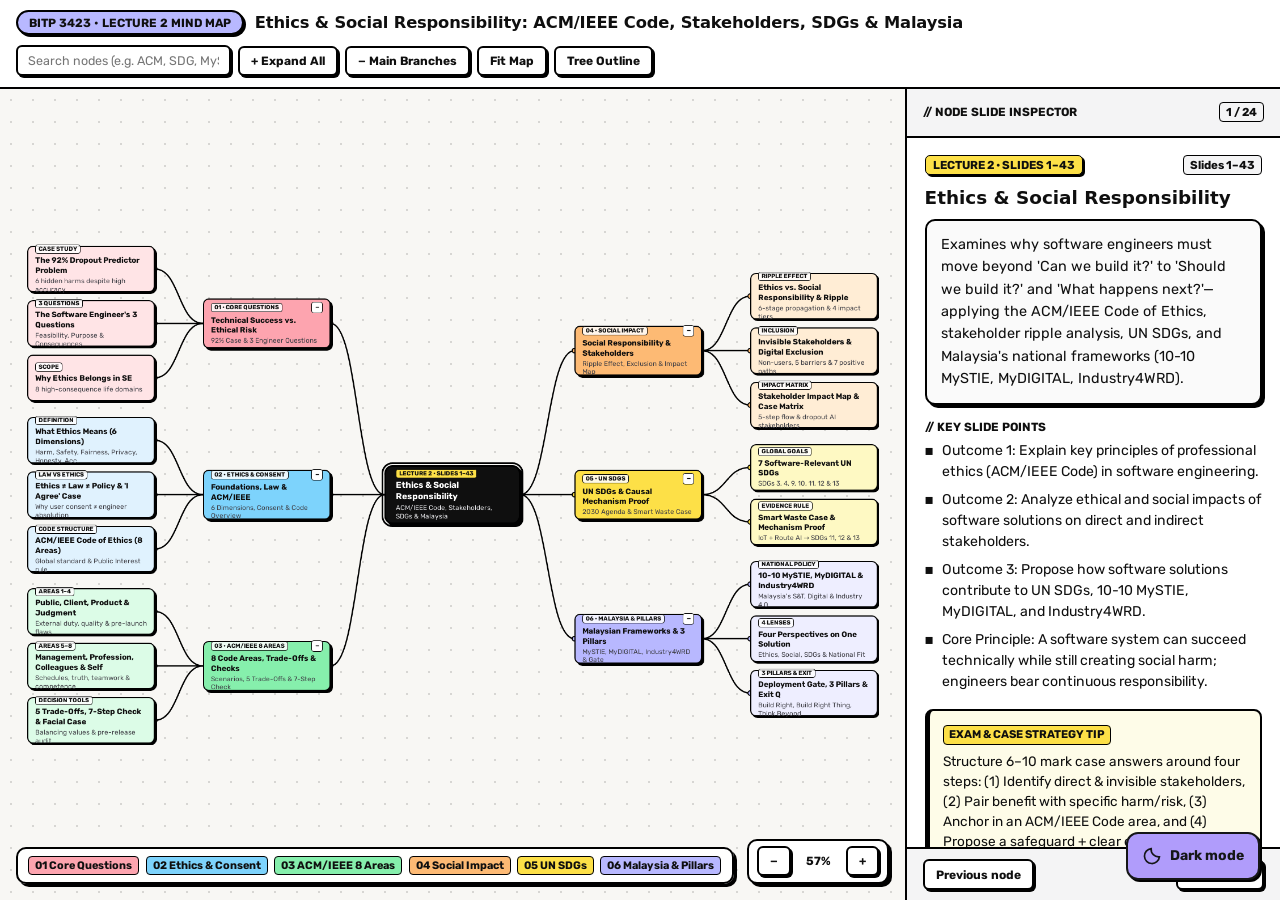
<file: lectures/lecture-2-mind-map.html>
<!DOCTYPE html>
<html lang="en" data-lecture="2">
<head>
  <meta charset="UTF-8">
  <meta name="viewport" content="width=device-width, initial-scale=1.0">
  <meta name="color-scheme" content="light">
  <title>Lecture 2 Interactive Mind Map</title>
  <link rel="stylesheet" href="../css/mind-map.css?v=00bad0da1a6d">
  <script src="../js/mind-map.js?v=b5f176217f24" defer></script>
  <script src="../js/lecture-2-mind-map.js?v=d14ede6dae26" defer></script>
<script src="../js/theme.js?v=cec9e4f7d197"></script>
<link rel="stylesheet" href="../css/floating-controls.css?v=ef9a43187056">
<link rel="stylesheet" href="../css/dark-theme.css?v=9a9a00d7c0ed">
</head>
<body>
<div class="app-shell">
    <!-- TOP TOOLBAR -->
    <header class="topbar">
      <div class="brand-group">
        <span class="nb-pill">BITP 3423 • Lecture 2 Mind Map</span>
        <h1 class="topbar-title">Ethics &amp; Social Responsibility: ACM/IEEE Code, Stakeholders, SDGs &amp; Malaysia</h1>
      </div>

      <div class="controls-group">
        <div class="search-wrap">
          <input
            type="text"
            id="search-input"
            class="nb-input"
            placeholder="Search nodes (e.g. ACM, SDG, MySTIE)..."
            aria-label="Search mind map nodes"
          />
        </div>
        <button class="nb-btn" data-action="expand">+ Expand All</button>
        <button class="nb-btn" data-action="collapse">− Main Branches</button>
        <button class="nb-btn" data-action="fit">Fit Map</button>
        <button class="nb-btn" data-action="outline-open">Tree Outline</button>
      </div>
    </header>

    <!-- WORKSPACE -->
    <div class="workspace">
      <!-- INTERACTIVE CANVAS -->
      <main class="map-viewport" id="map-viewport">
        <div class="map-stage" id="map-stage">
          <svg class="map-lines" id="map-lines"></svg>
          <div id="map-nodes"></div>
        </div>

        <!-- Branch Jump Chips -->
        <div class="hud-bottom-left" aria-label="Branch quick jump">
          <span class="legend-chip" style="background:#fda4af;" data-branch="b1" role="button" tabindex="0">01 Core Questions</span>
          <span class="legend-chip" style="background:#7dd3fc;" data-branch="b2" role="button" tabindex="0">02 Ethics &amp; Consent</span>
          <span class="legend-chip" style="background:#86efac;" data-branch="b3" role="button" tabindex="0">03 ACM/IEEE 8 Areas</span>
          <span class="legend-chip" style="background:#fdba74;" data-branch="b4" role="button" tabindex="0">04 Social Impact</span>
          <span class="legend-chip" style="background:#fde047;" data-branch="b5" role="button" tabindex="0">05 UN SDGs</span>
          <span class="legend-chip" style="background:#b8b8ff;" data-branch="b6" role="button" tabindex="0">06 Malaysia &amp; Pillars</span>
        </div>

        <!-- Zoom Controls -->
        <div class="hud-zoom">
          <button class="nb-btn" data-action="zoom-out" title="Zoom Out">−</button>
          <span class="zoom-readout" id="zoom-readout">100%</span>
          <button class="nb-btn" data-action="zoom-in" title="Zoom In">+</button>
        </div>
      </main>

      <!-- RIGHT NODE INSPECTOR -->
      <aside class="inspector" aria-label="Selected node details">
        <div class="inspector-header">
          <span class="inspector-label">// Node Slide Inspector</span>
          <span class="insp-slide-ref" id="insp-counter">1 / 24</span>
        </div>

        <div class="inspector-body" id="inspector-body">
          <!-- Populated dynamically -->
        </div>

        <div class="inspector-footer">
          <button class="nb-btn" data-action="previous">Previous node</button>
          <button class="nb-btn" data-action="next">Next node</button>
        </div>
      </aside>
    </div>
  </div>

  <!-- FULL TREE OUTLINE MODAL -->
  <div class="outline-overlay" id="outline-overlay" >
    <div class="outline-modal" role="dialog" aria-modal="true" aria-labelledby="outline-title" tabindex="-1">
      <div class="outline-header">
        <div>
          <span class="nb-pill" style="margin-bottom:0.35rem; display:inline-block;">BITP 3423 • Complete Branch Hierarchy</span>
          <h2 id="outline-title" style="font-size:1.25rem;">Lecture 2 Mind Map — Full Structured Tree (Slides 1–43)</h2>
        </div>
        <button class="nb-btn" data-action="outline-close">✕ Close</button>
      </div>
      <div id="outline-content"></div>
    </div>
  </div>
</body>
</html>
</file>
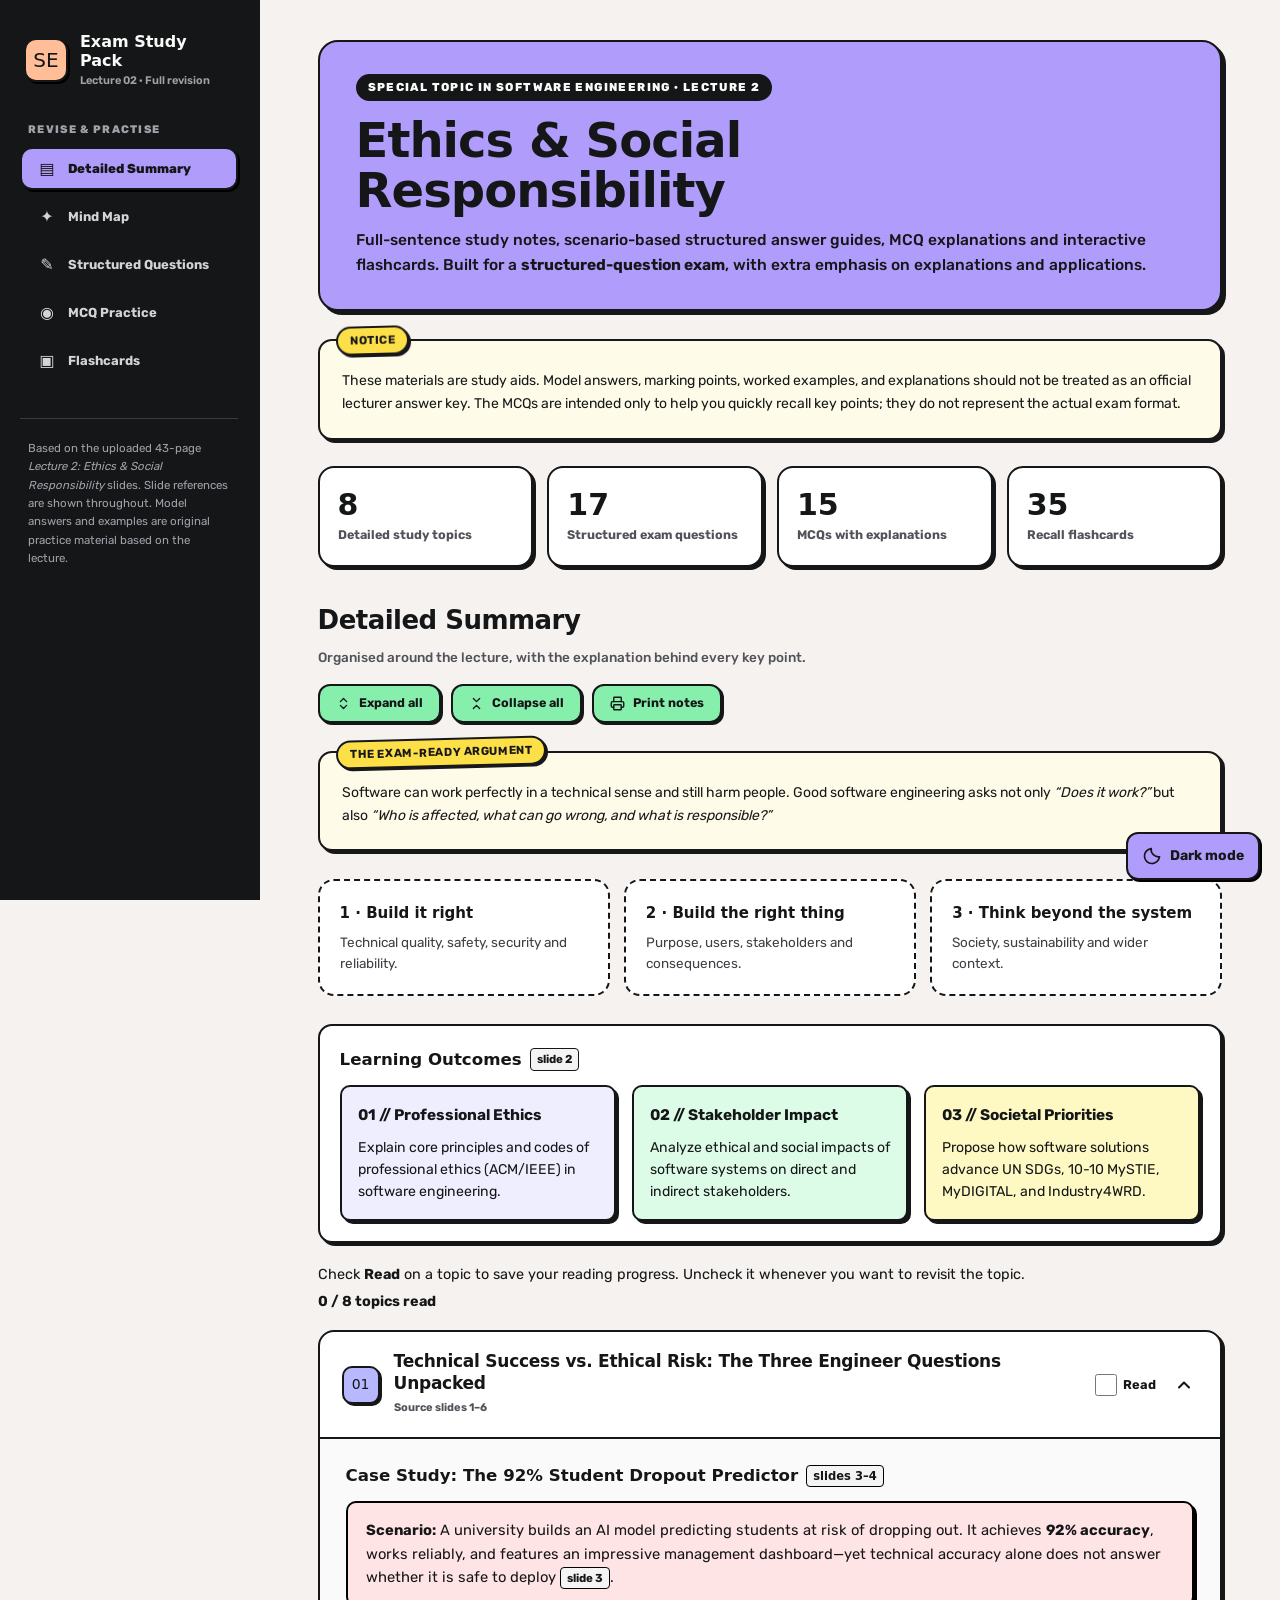
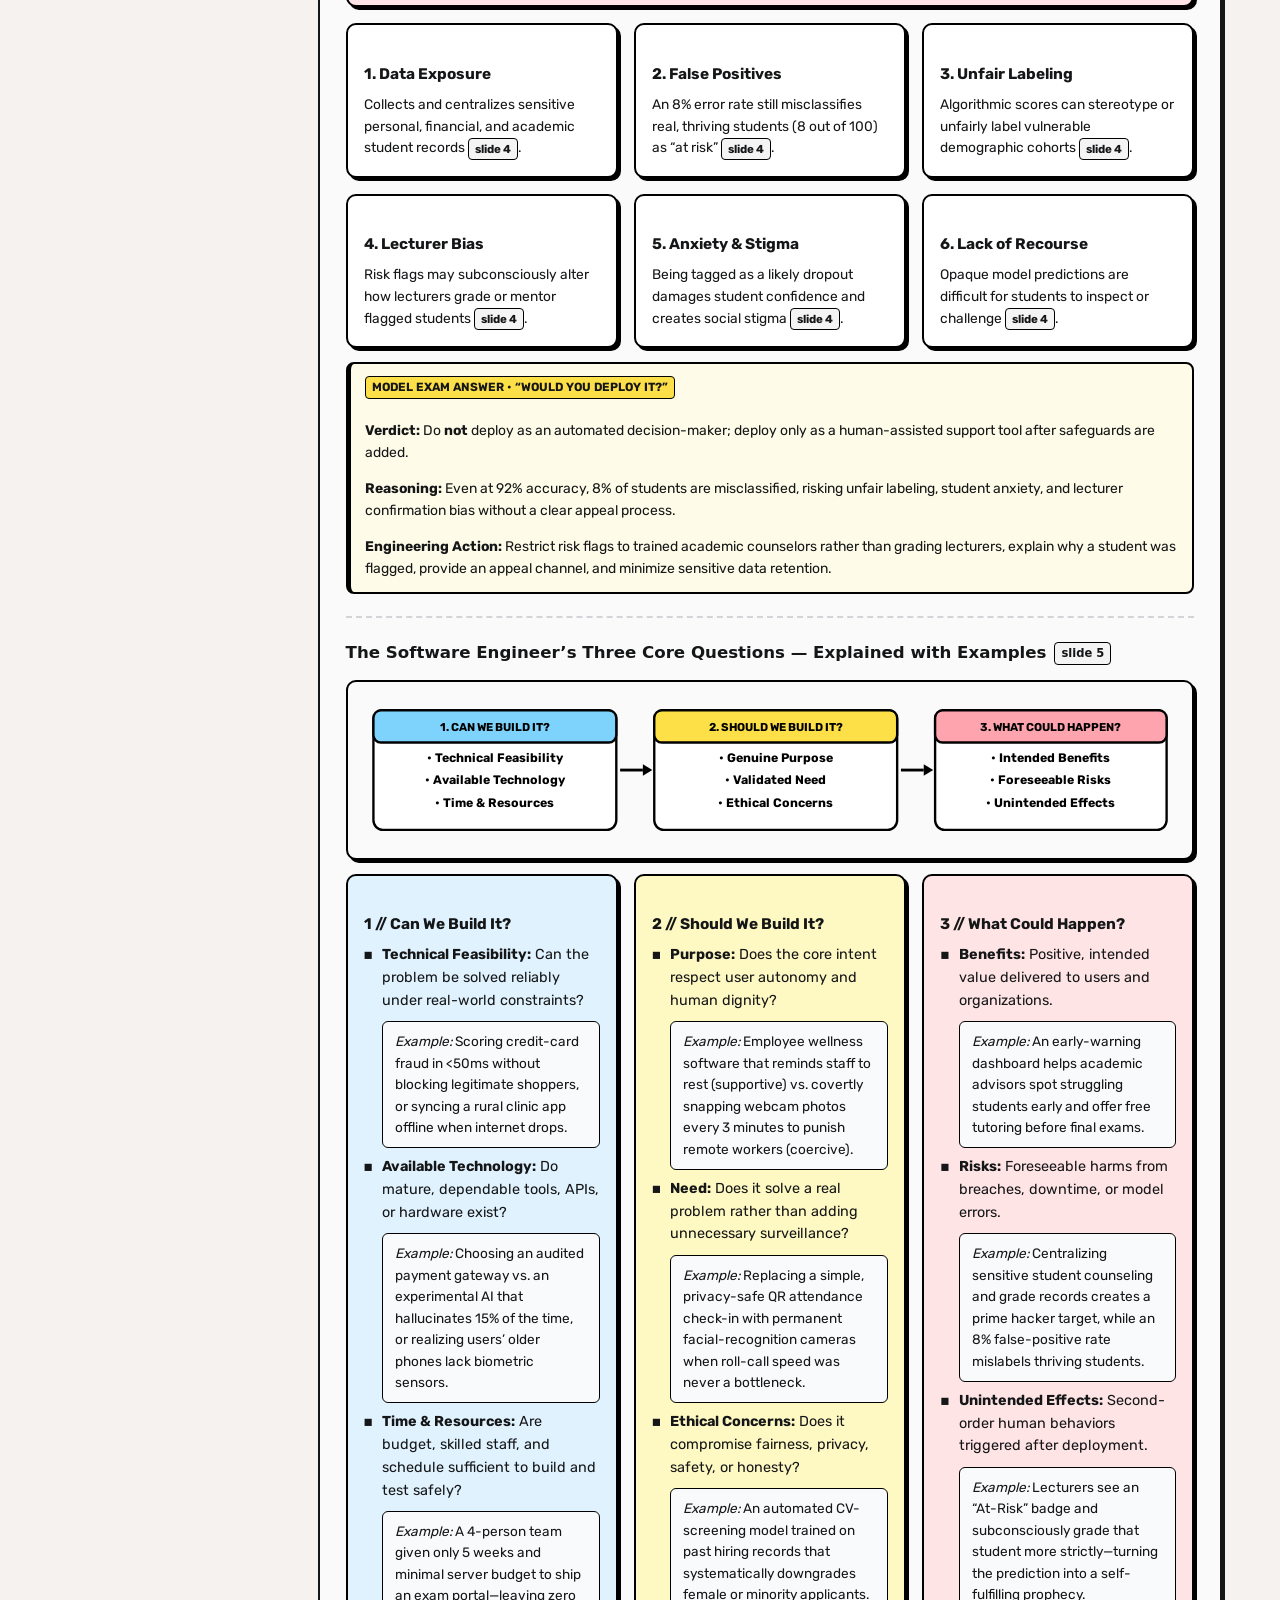
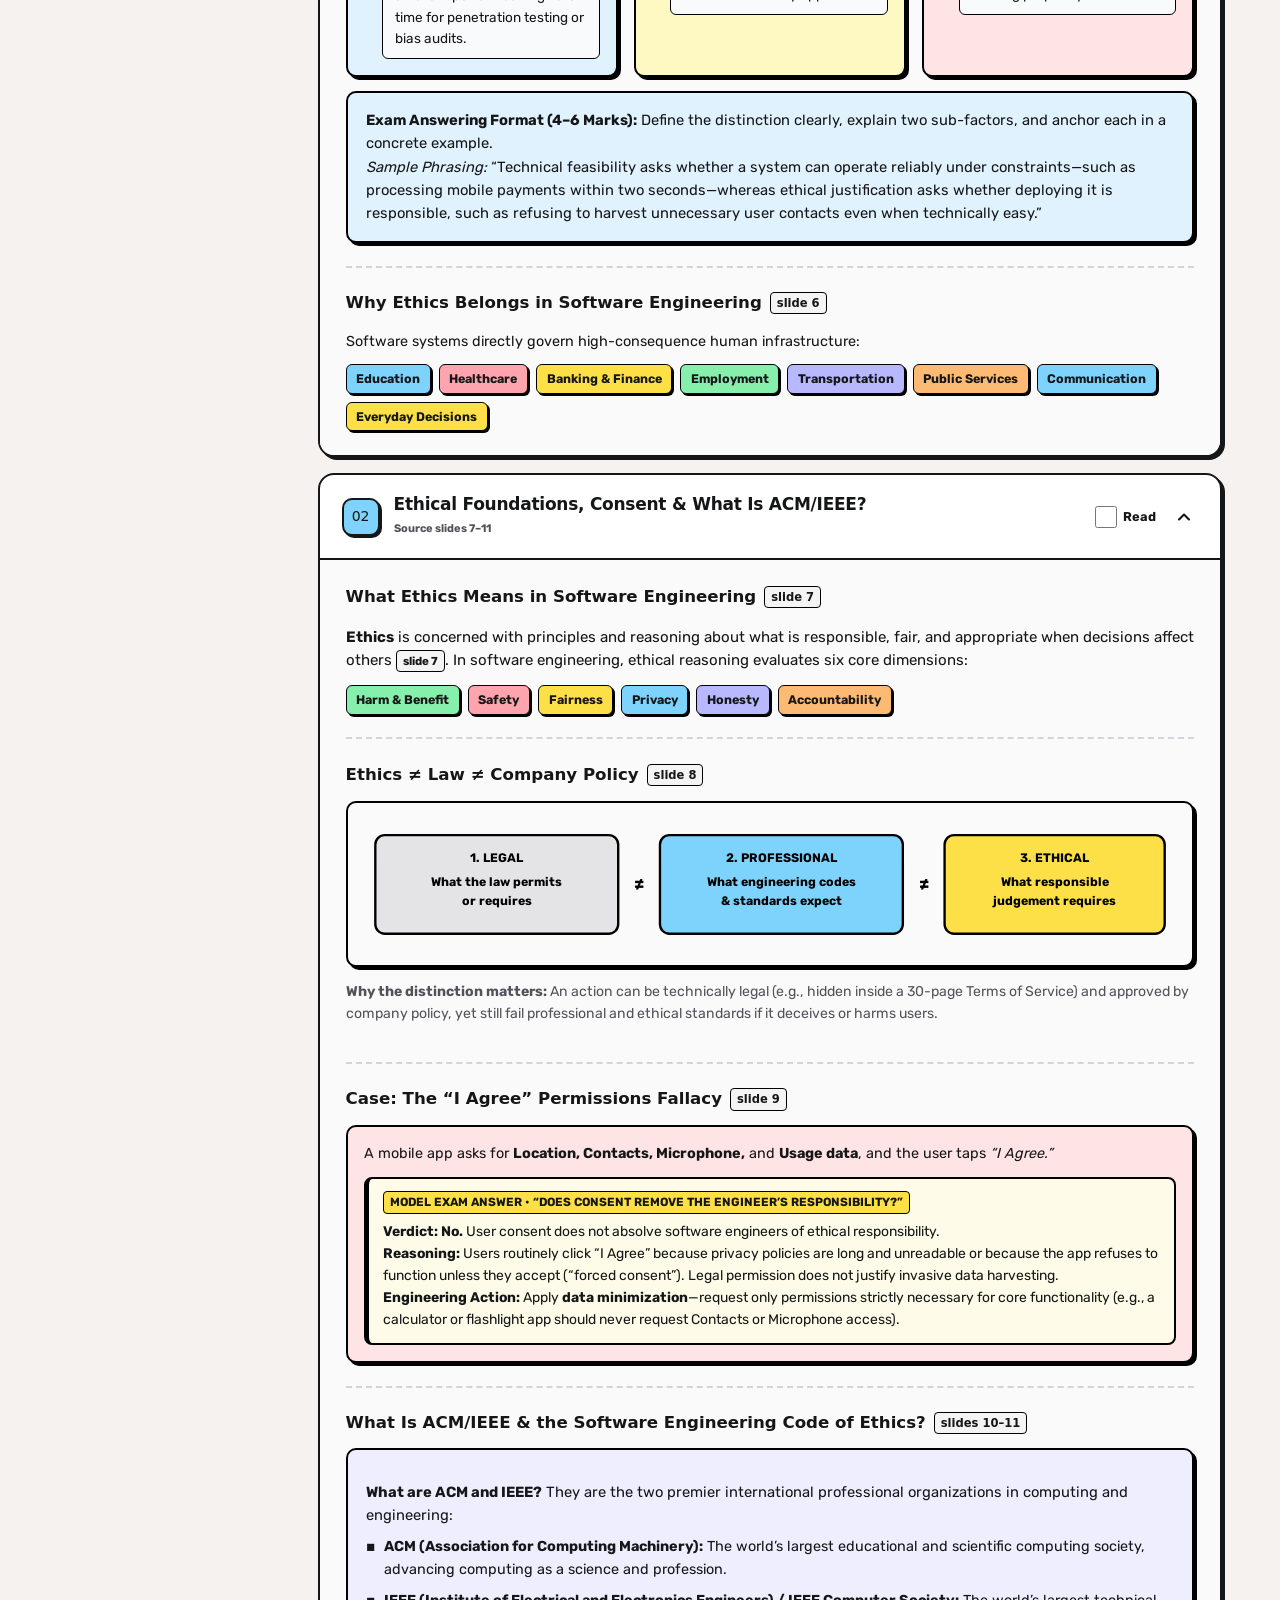
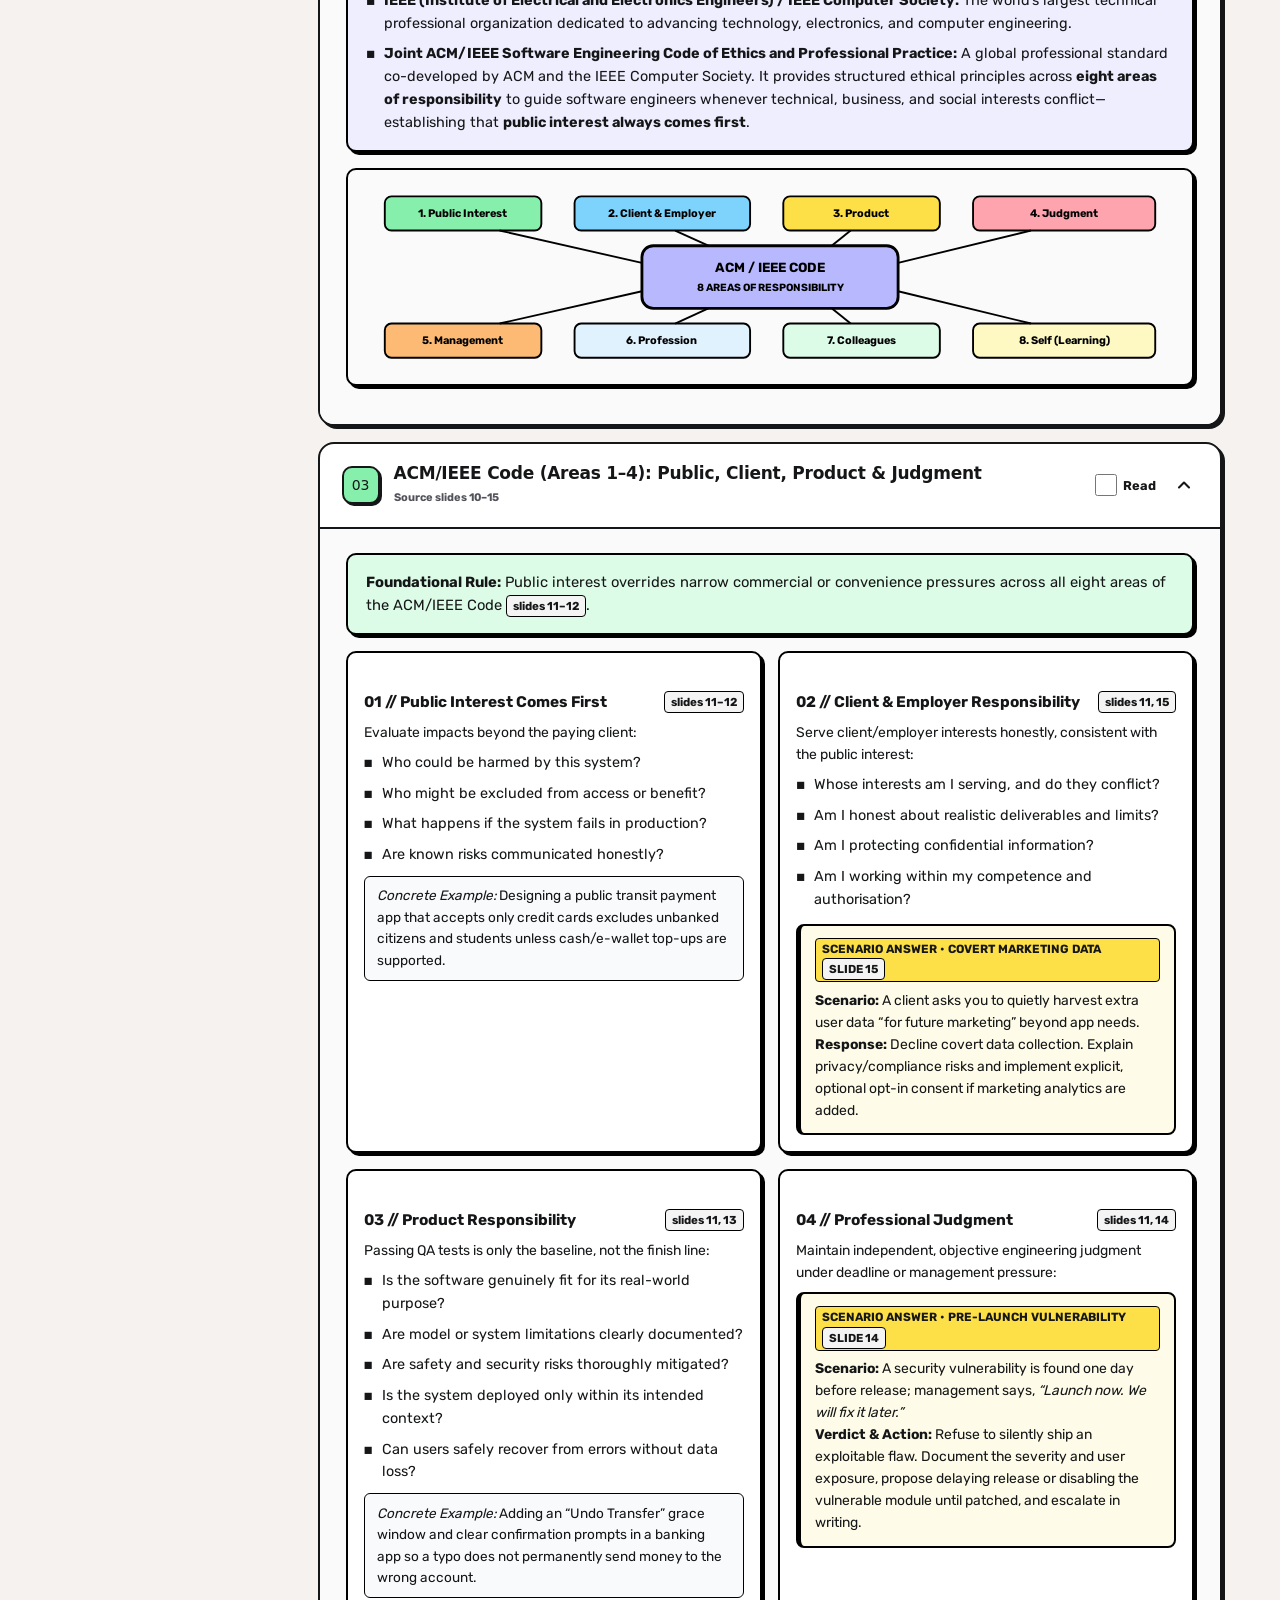
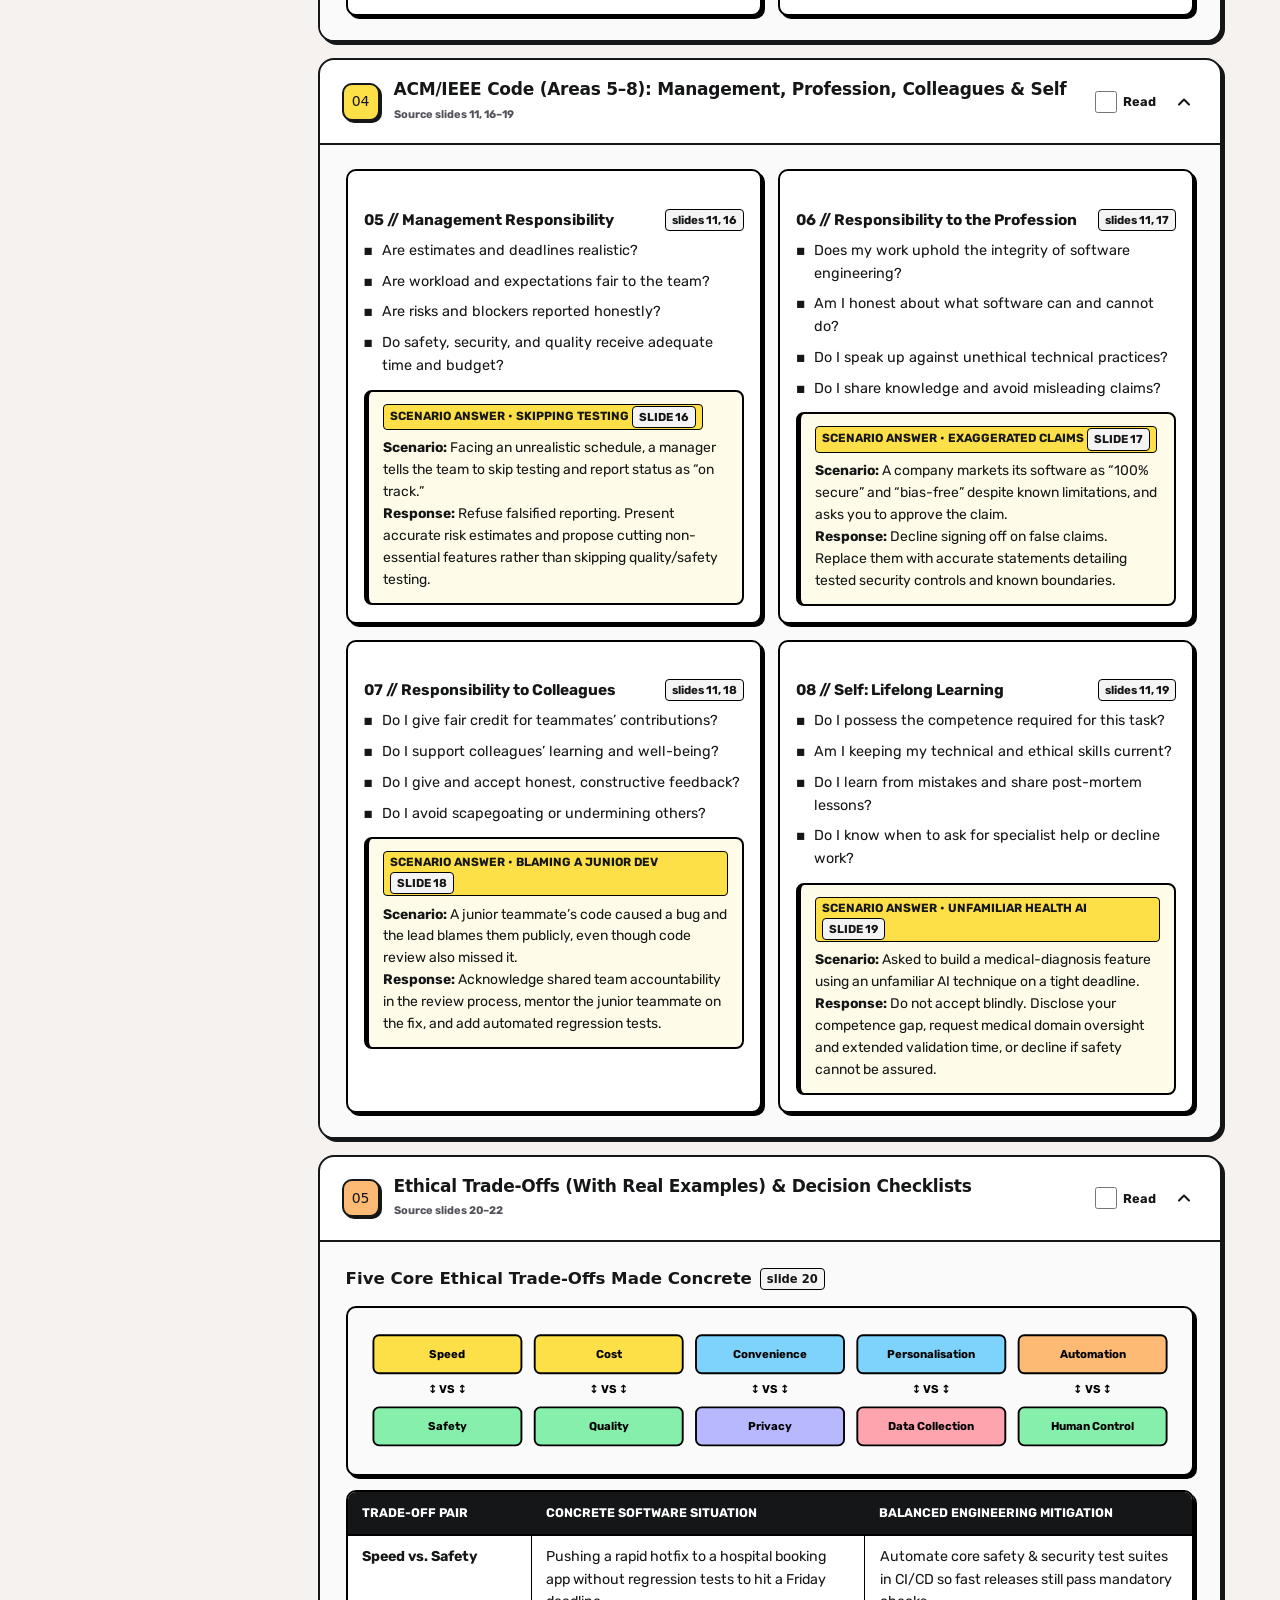
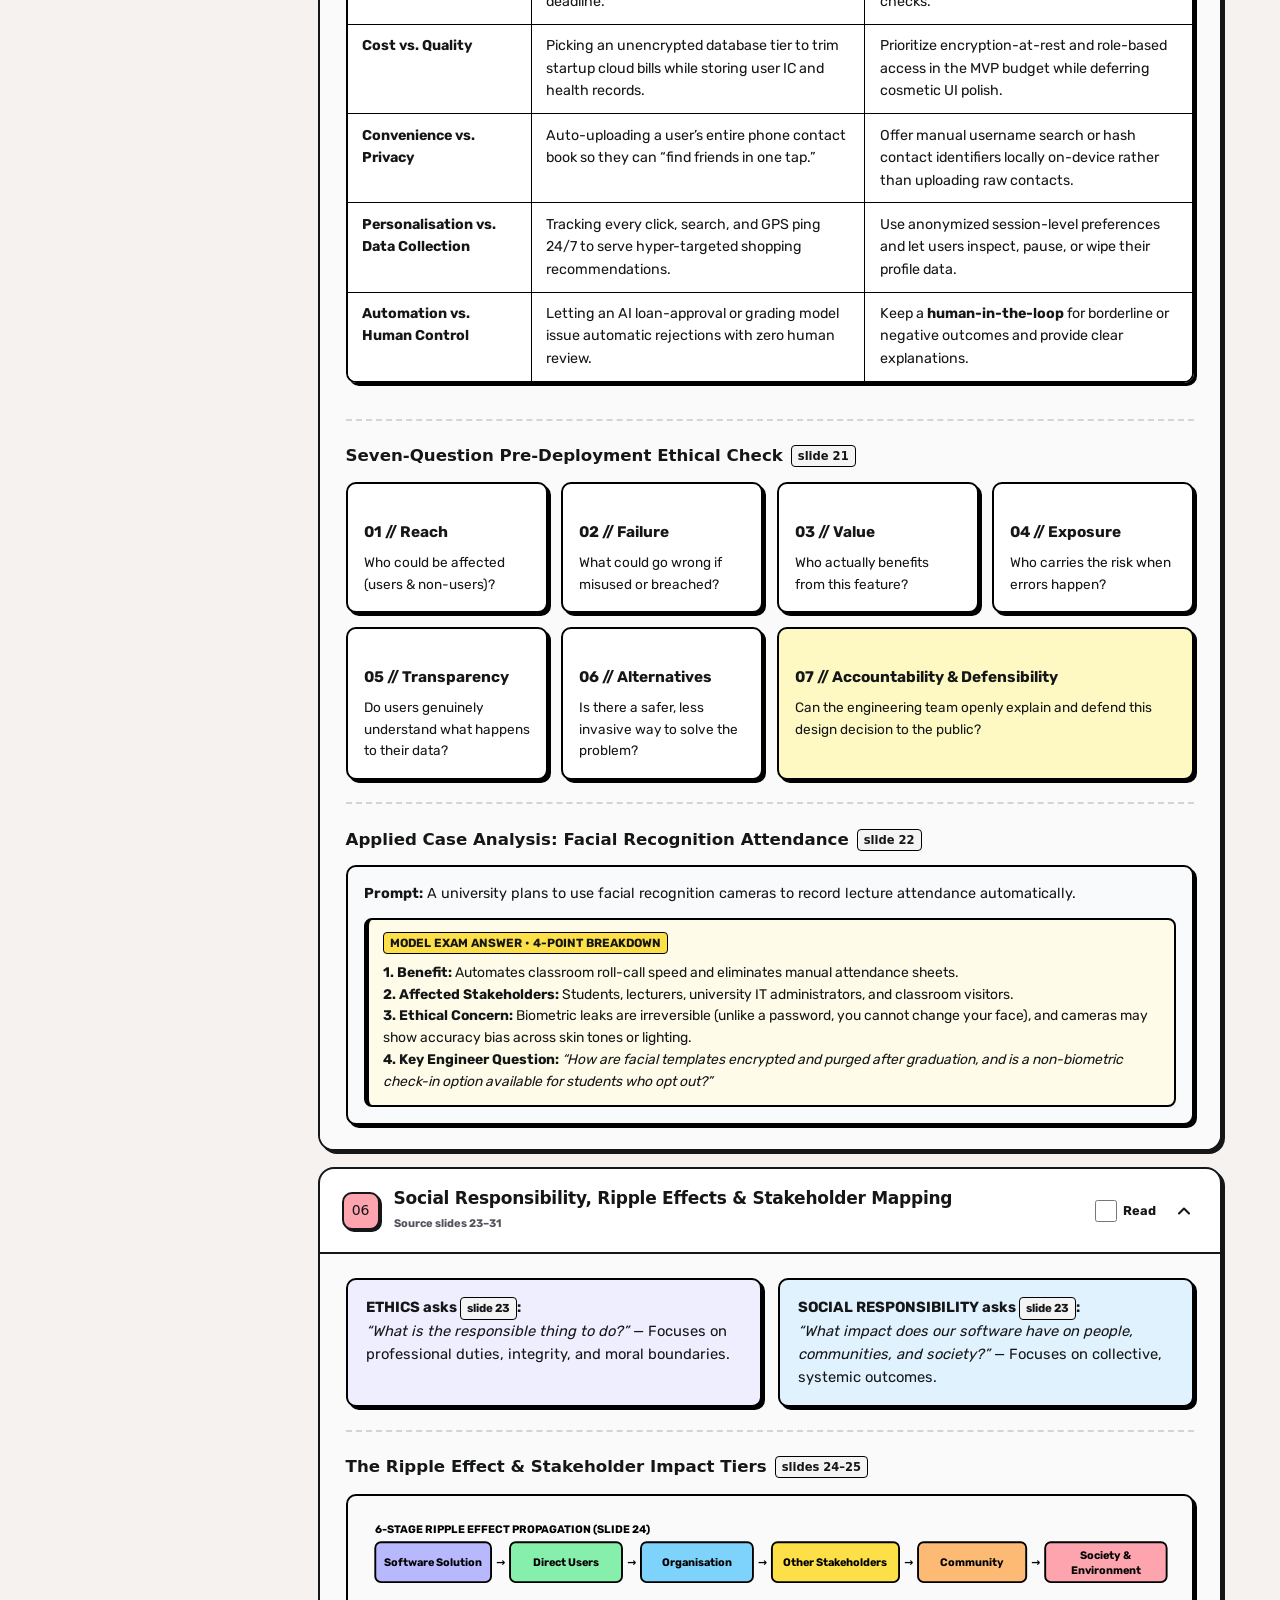
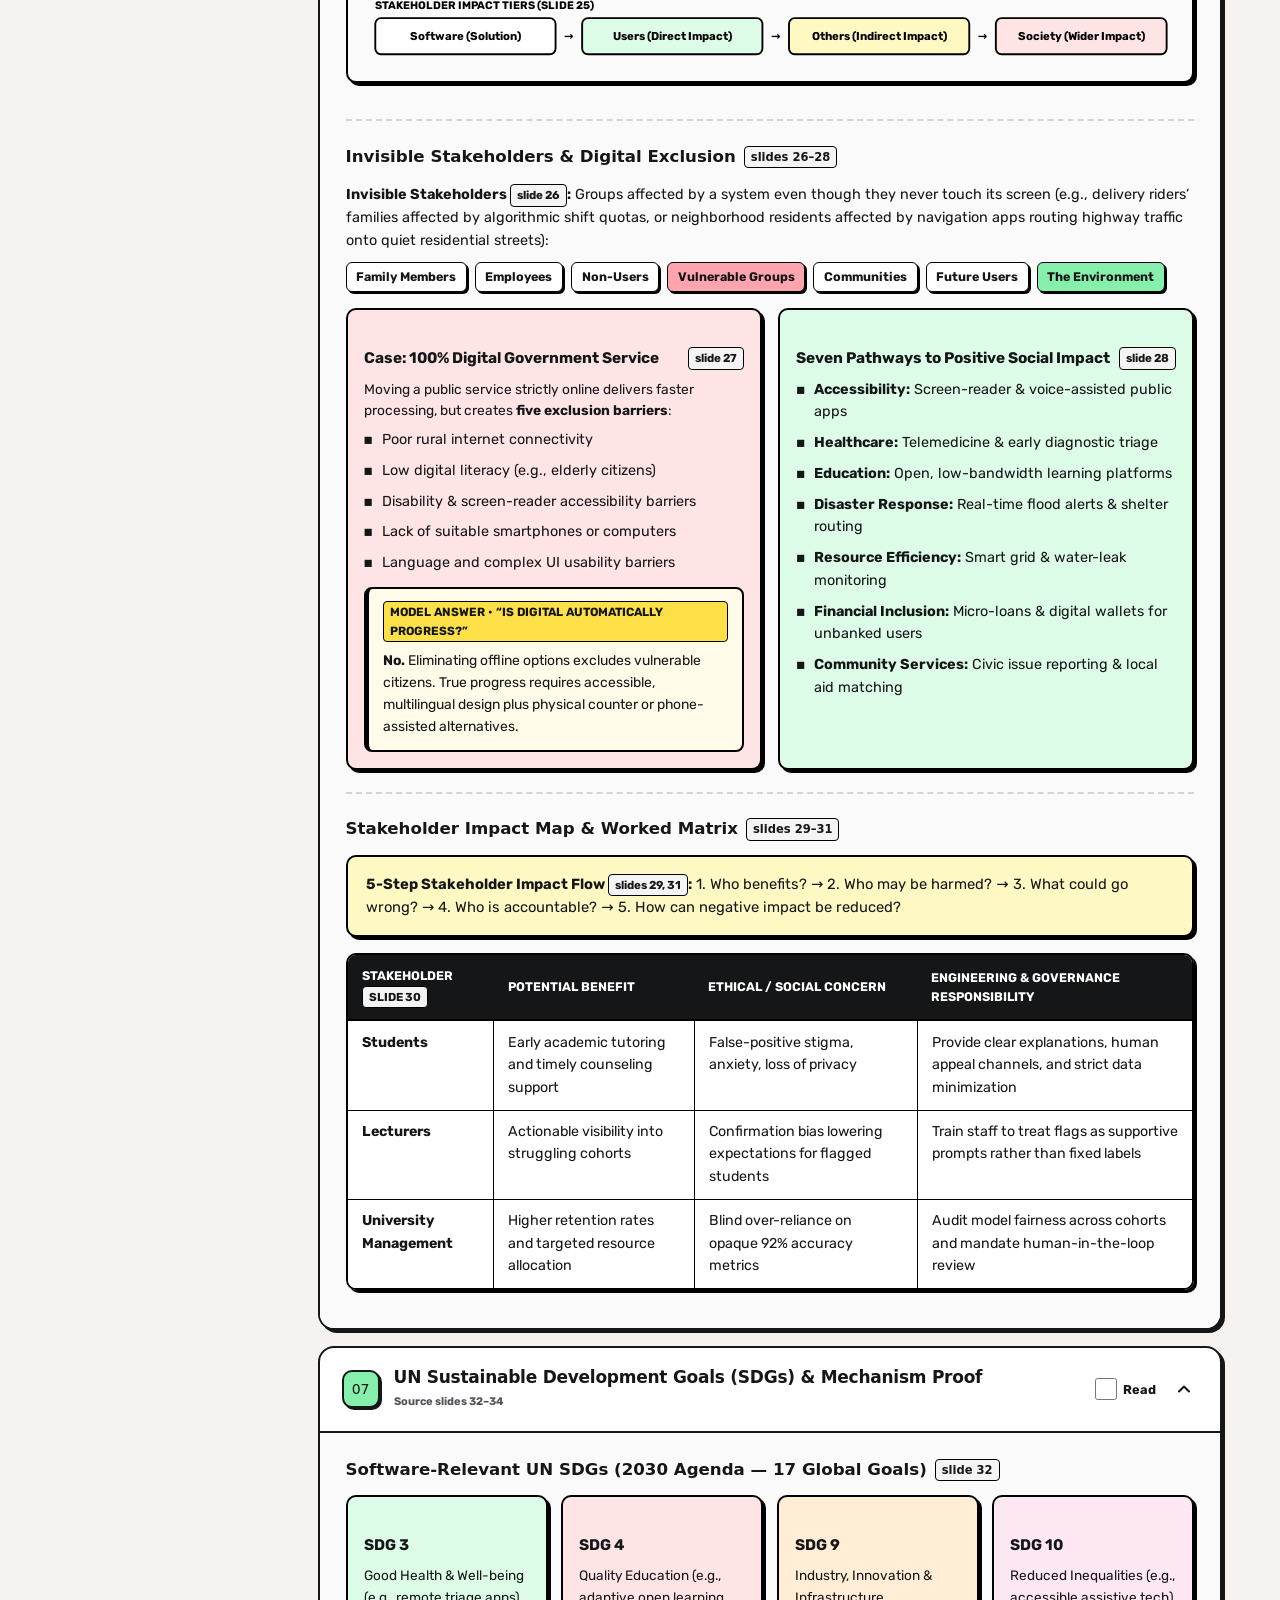
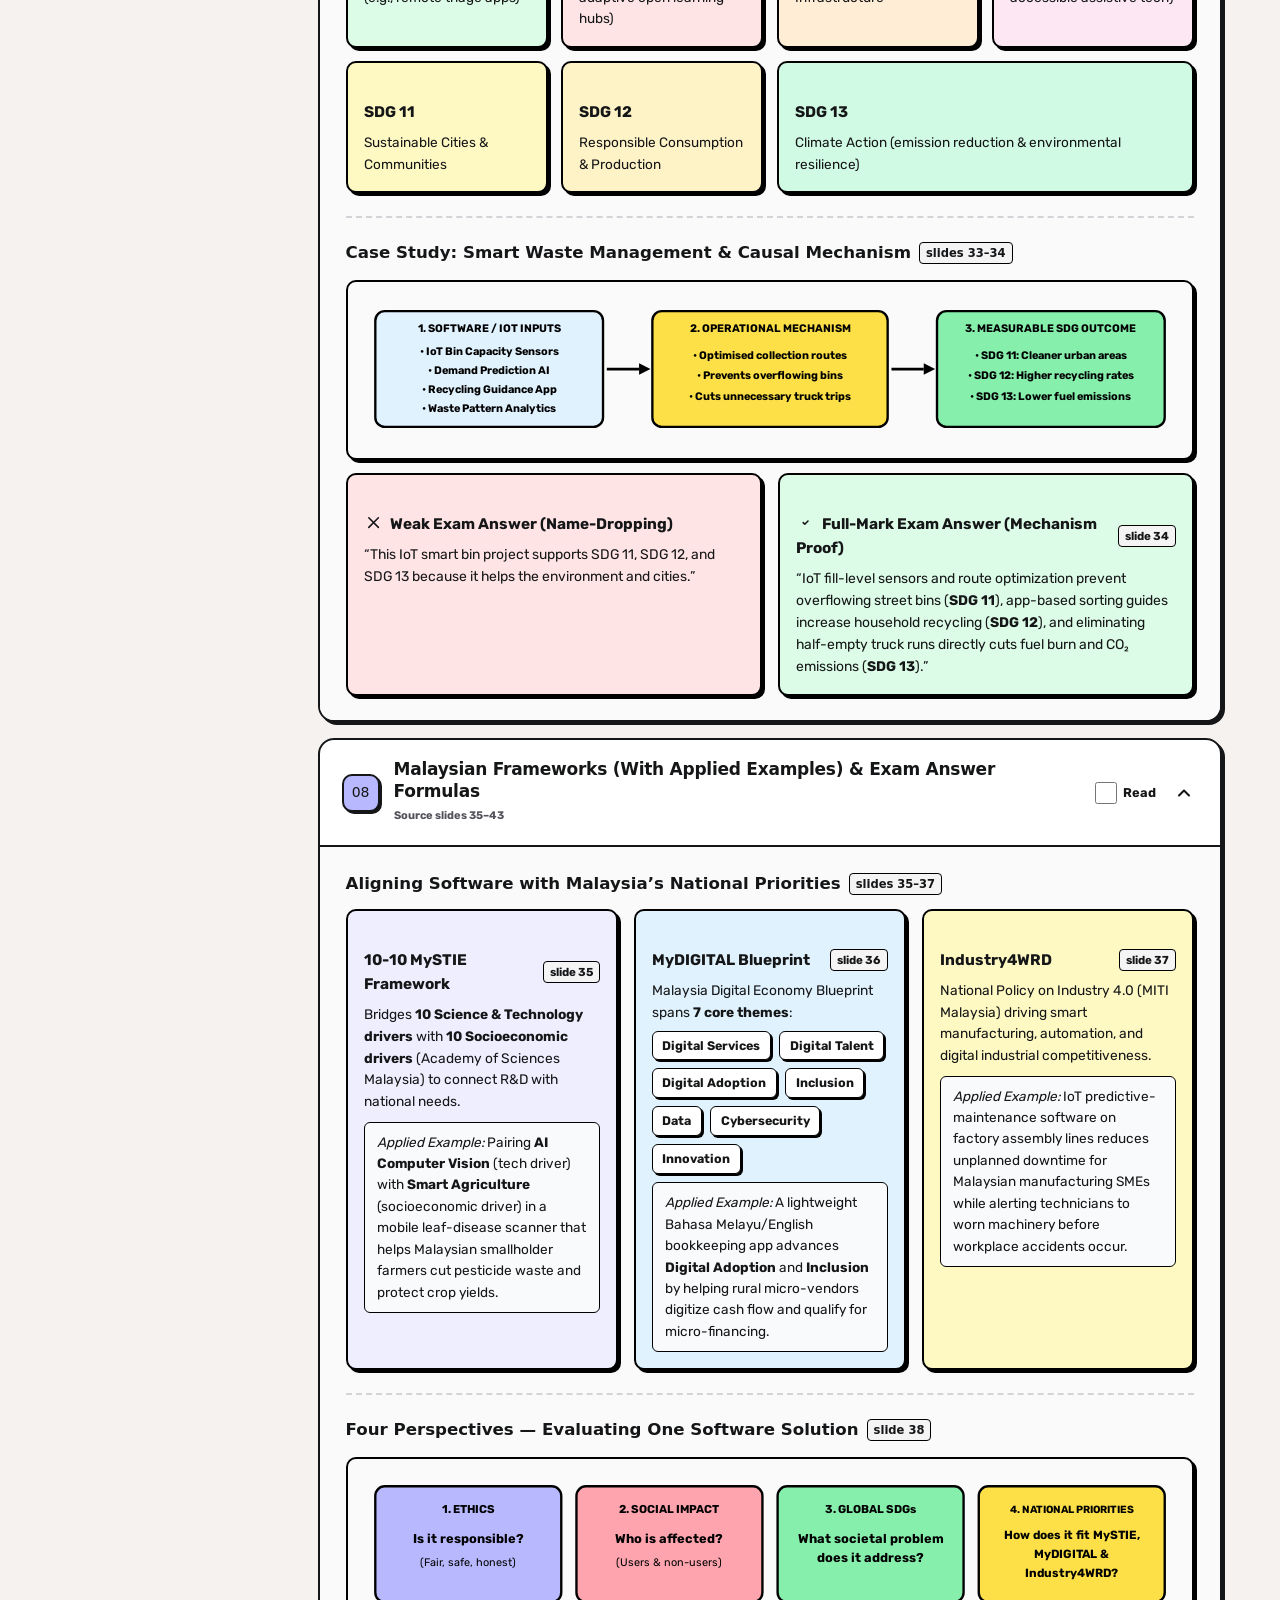
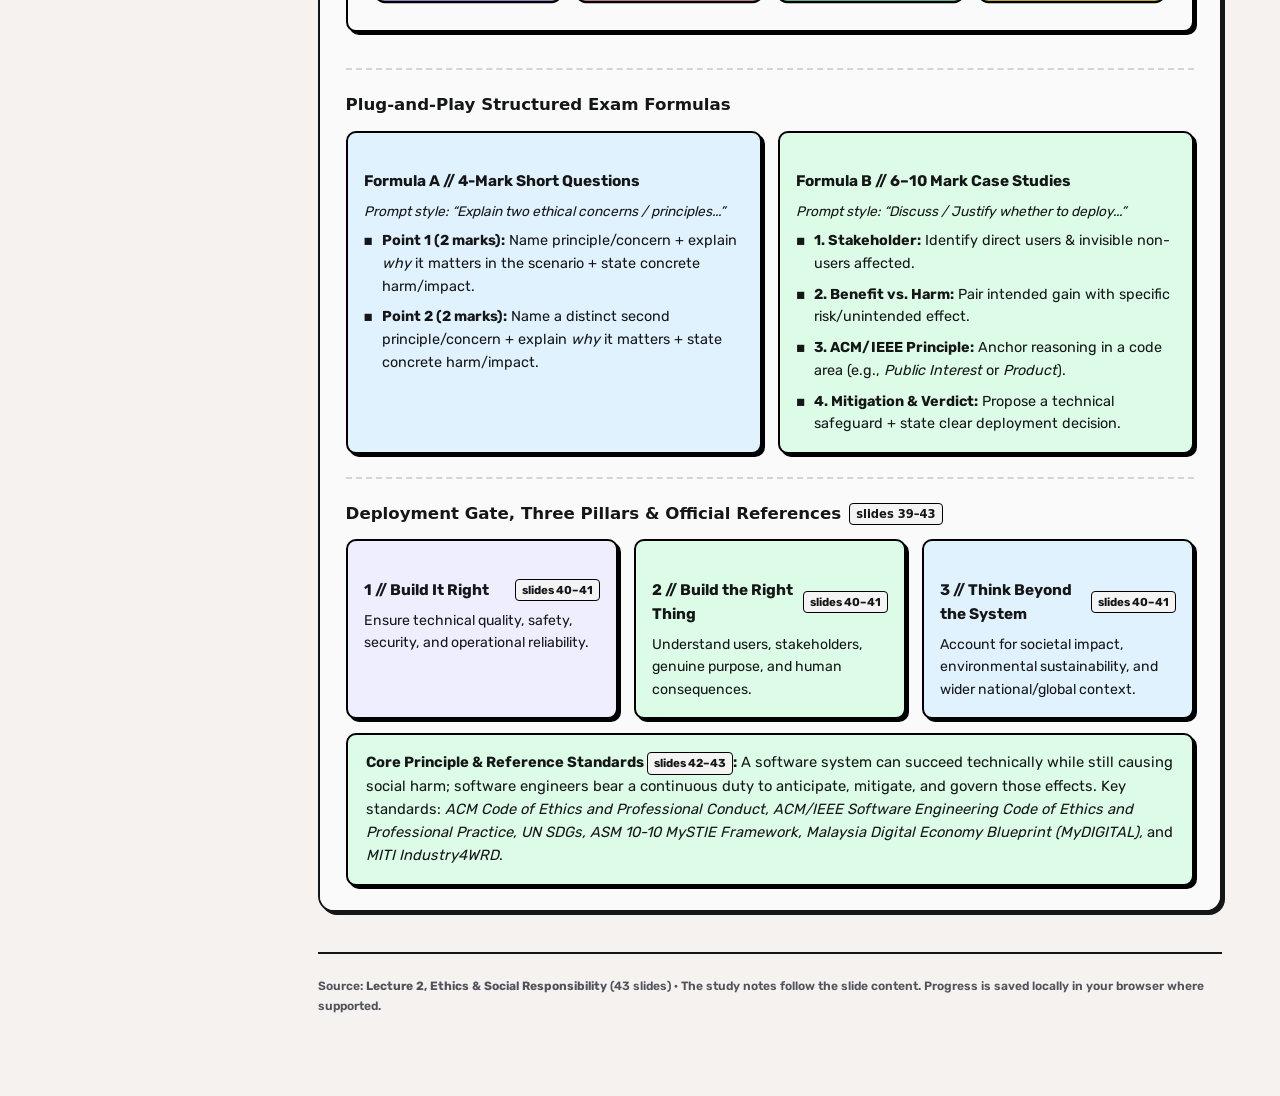
<file: lectures/lecture-2.html>
<!DOCTYPE html>
<html lang="en">
<head>
<meta charset="UTF-8"/>
<meta name="viewport" content="width=device-width,initial-scale=1.0"/>
<meta name="color-scheme" content="light"/>
<title>Lecture 2 • Ethics & Social Responsibility | Exam Study Pack</title>
<meta name="description" content="Revise BITP 3423 with detailed summaries, mind maps, structured questions, MCQ practice and flashcards for Special Topic in Software Engineering.">
<meta property="og:type" content="website">
<meta property="og:site_name" content="Study4BITP3423">
<meta property="og:locale" content="en_MY">
<meta property="og:title" content="Lecture 2 • Ethics &amp; Social Responsibility | Exam Study Pack">
<meta property="og:description" content="Revise BITP 3423 with detailed summaries, mind maps, structured questions, MCQ practice and flashcards for Special Topic in Software Engineering.">
<meta property="og:url" content="https://study4bitp3423.pages.dev/lectures/lecture-2.html">
<meta property="og:image" content="https://study4bitp3423.pages.dev/assets/social-preview.png">
<meta property="og:image:type" content="image/png">
<meta property="og:image:width" content="1200">
<meta property="og:image:height" content="630">
<meta property="og:image:alt" content="Study4BITP3423 Exam Study Hub: summaries, mind maps, structured questions, MCQ practice and flashcards.">
<meta name="twitter:card" content="summary_large_image">
<meta name="twitter:title" content="Lecture 2 • Ethics &amp; Social Responsibility | Exam Study Pack">
<meta name="twitter:description" content="Revise BITP 3423 with detailed summaries, mind maps, structured questions, MCQ practice and flashcards for Special Topic in Software Engineering.">
<meta name="twitter:image" content="https://study4bitp3423.pages.dev/assets/social-preview.png">
<meta name="twitter:image:alt" content="Study4BITP3423 Exam Study Hub revision kit.">
<link rel="stylesheet" href="../css/lecture.css?v=6d2f41770cb1">
<link rel="stylesheet" href="../css/lecture-2.css?v=e08c47d78699">
<script src="../js/theme.js?v=cec9e4f7d197"></script>
<link rel="stylesheet" href="../css/floating-controls.css?v=ef9a43187056">
<link rel="stylesheet" href="../css/dark-theme.css?v=9a9a00d7c0ed">
</head>
<body>
<div class="mobile-tabs" aria-label="Study pack sections">
  <button class="tab active" data-go="summary" id="mobile-summary-tab" aria-controls="summary-section"><span class="ico">▤</span>Summary</button>
<button class="tab" data-go="mind" id="mobile-mind-tab" aria-controls="mind-section"><span class="ico">✦</span>Mind Map</button>
  <button class="tab" data-go="essay" id="mobile-essay-tab" aria-controls="essay-section"><span class="ico">✎</span>Structured Practice</button>
  <button class="tab" data-go="mcq" id="mobile-mcq-tab" aria-controls="mcq-section"><span class="ico">◉</span>MCQ Practice</button>
  <button class="tab" data-go="flash" id="mobile-flash-tab" aria-controls="flash-section"><span class="ico">▣</span>Flashcards</button>
</div>
<div class="app">
<aside class="sidebar">
 <div class="brand"><div class="mark">SE</div><div><b>Exam Study Pack</b><small>Lecture 02 · Full revision</small></div></div>
 <div class="nav-label">Revise & practise</div>
 <button class="tab active" data-go="summary" id="sidebar-summary-tab" aria-controls="summary-section"><span class="ico">▤</span>Detailed Summary</button>
<button class="tab" data-go="mind" id="sidebar-mind-tab" aria-controls="mind-section"><span class="ico">✦</span>Mind Map</button>
 <button class="tab" data-go="essay" id="sidebar-essay-tab" aria-controls="essay-section"><span class="ico">✎</span>Structured Questions</button>
 <button class="tab" data-go="mcq" id="sidebar-mcq-tab" aria-controls="mcq-section"><span class="ico">◉</span>MCQ Practice</button>
 <button class="tab" data-go="flash" id="sidebar-flash-tab" aria-controls="flash-section"><span class="ico">▣</span>Flashcards</button>
 <div class="side-foot">Based on the uploaded 43-page <em>Lecture 2: Ethics & Social Responsibility</em> slides. Slide references are shown throughout. Model answers and examples are original practice material based on the lecture.</div>
</aside>
<main>
<section class="main-section active" id="summary-section">
<header class="hero"><div class="eyebrow">Special Topic in Software Engineering · Lecture 2</div><h1>Ethics &amp; Social<br/>Responsibility</h1><p>Full-sentence study notes, scenario-based structured answer guides, MCQ explanations and interactive flashcards. Built for a <strong>structured-question exam</strong>, with extra emphasis on explanations and applications.</p></header>
<aside class="study-notice" role="note" aria-labelledby="study-notice-title">
<strong id="study-notice-title">Notice</strong>
<p>These materials are study aids. Model answers, marking points, worked examples, and explanations should not be treated as an official lecturer answer key. The MCQs are intended only to help you quickly recall key points; they do not represent the actual exam format.</p>
</aside>
<div class="metric-row"><div class="metric"><strong id="topicCount">8</strong><span>Detailed study topics</span></div><div class="metric"><strong id="essayCount">17</strong><span>Structured exam questions</span></div><div class="metric"><strong id="mcqCount">15</strong><span>MCQs with explanations</span></div><div class="metric"><strong id="flashCount">35</strong><span>Recall flashcards</span></div></div>
 <div class="section-head"><div><h2>Detailed Summary</h2><p>Organised around the lecture, with the explanation behind every key point.</p></div><div class="tool-row"><button class="btn" id="expand-all"><svg class="lucide" xmlns="http://www.w3.org/2000/svg" width="15" height="15" viewBox="0 0 24 24" fill="none" stroke="currentColor" stroke-width="2.5" stroke-linecap="round" stroke-linejoin="round" aria-hidden="true"><path d="m7 15 5 5 5-5"/><path d="m7 9 5-5 5 5"/></svg><span>Expand all</span></button><button class="btn" id="collapse-all"><svg class="lucide" xmlns="http://www.w3.org/2000/svg" width="15" height="15" viewBox="0 0 24 24" fill="none" stroke="currentColor" stroke-width="2.5" stroke-linecap="round" stroke-linejoin="round" aria-hidden="true"><path d="m7 20 5-5 5 5"/><path d="m7 4 5 5 5-5"/></svg><span>Collapse all</span></button><button class="btn" id="print-summary"><svg class="lucide" xmlns="http://www.w3.org/2000/svg" width="15" height="15" viewBox="0 0 24 24" fill="none" stroke="currentColor" stroke-width="2" stroke-linecap="round" stroke-linejoin="round" aria-hidden="true"><path d="M6 18H4a2 2 0 0 1-2-2v-5a2 2 0 0 1 2-2h16a2 2 0 0 1 2 2v5a2 2 0 0 1-2 2h-2"/><path d="M6 9V3a1 1 0 0 1 1-1h10a1 1 0 0 1 1 1v6"/><rect x="6" y="14" width="12" height="8" rx="1"/></svg><span>Print notes</span></button></div></div>
 <div class="callout"><b>The exam-ready argument</b><p>Software can work perfectly in a technical sense and still harm people. Good software engineering asks not only <em>“Does it work?”</em> but also <em>“Who is affected, what can go wrong, and what is responsible?”</em></p></div>
 <div class="steps"><div class="step"><b>1 · Build it right</b><p>Technical quality, safety, security and reliability.</p></div><div class="step"><b>2 · Build the right thing</b><p>Purpose, users, stakeholders and consequences.</p></div><div class="step"><b>3 · Think beyond the system</b><p>Society, sustainability and wider context.</p></div></div>
 <aside class="learning-outcomes" aria-labelledby="lecture2-outcomes-heading">
<h2 id="lecture2-outcomes-heading">Learning Outcomes <span class="slide-ref">slide 2</span></h2>
<div class="outcomes-grid">
<div class="outcomes-card" style="background: var(--study-surface-lavender, #eeeeff);"><h3>01 // Professional Ethics</h3><p>Explain core principles and codes of professional ethics (ACM/IEEE) in software engineering.</p></div>
<div class="outcomes-card" style="background: var(--study-surface-mint, #dcfce7);"><h3>02 // Stakeholder Impact</h3><p>Analyze ethical and social impacts of software systems on direct and indirect stakeholders.</p></div>
<div class="outcomes-card" style="background: var(--study-surface-yellow, #fef9c3);"><h3>03 // Societal Priorities</h3><p>Propose how software solutions advance UN SDGs, 10-10 MySTIE, MyDIGITAL, and Industry4WRD.</p></div>
</div>
</aside>
<p class="reading-hint">Check <strong>Read</strong> on a topic to save your reading progress. Uncheck it whenever you want to revisit the topic.</p>
<p class="reading-progress" id="reading-progress" role="status" aria-live="polite"></p>
<div id="summary-list" class="lecture-2-ethics-summary"></div>
</section>
<section class="main-section" id="mind-section" aria-labelledby="mind-heading">
  <div class="section-head"><div><h2 id="mind-heading">Mind Map &middot; Interactive Recall</h2><p>Explore professional ethics, stakeholder impacts, UN SDGs and Malaysia's national frameworks. Select a node for its slide points and exam tips.</p></div></div>
  <iframe loading="lazy" class="lecture-two-mind-frame" src="lecture-2-mind-map.html" title="Lecture 2 interactive mind map: Ethics and Social Responsibility"></iframe>
</section>
<section class="main-section" id="essay-section">
 <div class="section-head"><div><h2>Structured Exam Practice</h2><p>Past-paper style: a short scenario, numbered subquestions and specific mark allocations. Answer point-by-point, not as a long essay.</p></div><div class="tool-row"><button class="btn" id="print-questions"><svg class="lucide" xmlns="http://www.w3.org/2000/svg" width="15" height="15" viewBox="0 0 24 24" fill="none" stroke="currentColor" stroke-width="2" stroke-linecap="round" stroke-linejoin="round" aria-hidden="true"><path d="M6 18H4a2 2 0 0 1-2-2v-5a2 2 0 0 1 2-2h16a2 2 0 0 1 2 2v5a2 2 0 0 1-2 2h-2"/><path d="M6 9V3a1 1 0 0 1 1-1h10a1 1 0 0 1 1 1v6"/><rect x="6" y="14" width="12" height="8" rx="1"/></svg><span>Print questions</span></button><button class="btn" id="print-answers"><svg class="lucide" xmlns="http://www.w3.org/2000/svg" width="15" height="15" viewBox="0 0 24 24" fill="none" stroke="currentColor" stroke-width="2" stroke-linecap="round" stroke-linejoin="round" aria-hidden="true"><path d="M6 18H4a2 2 0 0 1-2-2v-5a2 2 0 0 1 2-2h16a2 2 0 0 1 2 2v5a2 2 0 0 1-2 2h-2"/><path d="M6 9V3a1 1 0 0 1 1-1h10a1 1 0 0 1 1 1v6"/><rect x="6" y="14" width="12" height="8" rx="1"/></svg><span>Print answer pack</span></button></div></div>
 <div class="exam-key"><div><b>PART A</b><strong>15 structured questions</strong><span>Three practice sets of five questions. Each question: 10 marks, split into (a) and (b).</span></div><div><b>PART B</b><strong>2 extended case studies</strong><span>Each case: 25 marks with specific (a), (b) and (c) tasks.</span></div></div>
 <div class="callout"><b>How to answer a structured question</b><p>Check the command word (<strong>state, identify, explain, discuss, justify</strong>), the number of items requested and the allocated marks. For <strong>4 marks</strong>, aim for two distinct explained points; for <strong>6 marks</strong>, explain three. For a case study, use the facts in the scenario. The suggested full answers, marking points and mark allocations are practice aids, not official answer schemes.</p></div>
 <div class="filters"><input class="search" id="essay-search" placeholder="Search structured questions or topics..." aria-label="Search structured questions"/><select id="essay-topic" aria-label="Filter topic"><option value="all">All topics</option></select><select id="essay-kind" aria-label="Filter exam section"><option value="all">Part A + Part B</option></select><select id="exam-set" aria-label="Filter practice set"><option value="all">All practice sets</option><option value="Set 1">Set 1 · Q1–Q5</option><option value="Set 2">Set 2 · Q1–Q5</option><option value="Set 3">Set 3 · Q1–Q5</option><option value="Case studies">Case studies</option></select><span class="count" id="essay-filter-count"></span></div>
 <div id="essay-list"></div>
</section>
<section class="main-section" id="mcq-section">
 <div class="section-head"><div><h2>MCQ Practice</h2><p>A smaller test of key distinctions. Select an answer to see immediate feedback and reasoning.</p></div><button class="btn" id="mcq-reset"><svg class="lucide" xmlns="http://www.w3.org/2000/svg" width="15" height="15" viewBox="0 0 24 24" fill="none" stroke="currentColor" stroke-width="2.5" stroke-linecap="round" stroke-linejoin="round" aria-hidden="true"><path d="M3 12a9 9 0 1 0 9-9 9.75 9.75 0 0 0-6.74 2.74L3 8"/><path d="M3 3v5h5"/></svg><span>Reset MCQ answers</span></button></div>
 <div id="quiz-summary" class="quiz-summary"></div>
 <div id="mcq-list"></div>
</section>
<section class="main-section" id="flash-section">
 <div class="section-head"><div><h2>Flashcards</h2><p>Active recall for terminology, code areas, checklists and national frameworks.</p></div><div class="tool-row"><button class="btn" id="flash-shuffle"><svg class="lucide" xmlns="http://www.w3.org/2000/svg" width="15" height="15" viewBox="0 0 24 24" fill="none" stroke="currentColor" stroke-width="2.2" stroke-linecap="round" stroke-linejoin="round" aria-hidden="true"><path d="M2 18h1.4c1.3 0 2.5-.6 3.3-1.7l6.1-8.6c.7-1.1 2-1.7 3.3-1.7H22"/><path d="m18 2 4 4-4 4"/><path d="M2 6h1.9c1.5 0 2.9.9 3.6 2.2"/><path d="M22 18h-5.9c-1.3 0-2.6-.7-3.3-1.8l-.5-.8"/><path d="m18 14 4 4-4 4"/></svg><span>Shuffle</span></button><button class="btn" id="flash-missed"><svg class="lucide" xmlns="http://www.w3.org/2000/svg" width="15" height="15" viewBox="0 0 24 24" fill="none" stroke="currentColor" stroke-width="2.5" stroke-linecap="round" stroke-linejoin="round" aria-hidden="true"><path d="M3 12a9 9 0 1 0 9-9 9.75 9.75 0 0 0-6.74 2.74L3 8"/><path d="M3 3v5h5"/></svg><span>Review missed</span></button><button class="btn" id="flash-all"><svg class="lucide" xmlns="http://www.w3.org/2000/svg" width="15" height="15" viewBox="0 0 24 24" fill="none" stroke="currentColor" stroke-width="2" stroke-linecap="round" stroke-linejoin="round" aria-hidden="true"><path d="M2.062 12.348a1 1 0 0 1 0-.696 10.75 10.75 0 0 1 19.876 0 1 1 0 .696 10.75 10.75 0 0 1-19.876 0"/><circle cx="12" cy="12" r="3"/></svg><span>Show all</span></button></div></div>
 <div class="callout"><b>Best practice</b><p>Read the question, <strong>answer aloud in a full sentence</strong>, then flip the card. Mark “Know it” or “Need practice” to track which concepts require further revision. Press ← / → to move between cards.</p></div>
 <div class="flash-status"><span id="flash-number"></span><span id="flash-source"></span><span id="flash-progress"></span></div>
 <div id="study-card" class="study-card" role="button" tabindex="0" aria-label="Tap to reveal flashcard answer"><div class="study-flipper"><div class="card-face front"><div class="flash-kicker">QUESTION</div><div class="flash-text" id="flash-front"></div><div class="flash-sub">Tap or click to flip</div></div><div class="card-face back"><div class="flash-kicker">ANSWER</div><div class="flash-text" id="flash-back"></div><div class="flash-sub">Say it in your own words</div></div></div></div>
 <div class="progress-bar"><span id="flash-bar" style="width:0%"></span></div>
 <div class="flash-controls"><button class="btn" id="flash-prev"><svg class="lucide" xmlns="http://www.w3.org/2000/svg" width="15" height="15" viewBox="0 0 24 24" fill="none" stroke="currentColor" stroke-width="2.5" stroke-linecap="round" stroke-linejoin="round" aria-hidden="true"><path d="m12 19-7-7 7-7"/><path d="M19 12H5"/></svg><span>Previous</span></button><button class="btn warn" id="flash-again"><svg class="lucide" xmlns="http://www.w3.org/2000/svg" width="15" height="15" viewBox="0 0 24 24" fill="none" stroke="currentColor" stroke-width="2.5" stroke-linecap="round" stroke-linejoin="round" aria-hidden="true"><path d="M18 6 6 18"/><path d="m6 6 12 12"/></svg><span>Need practice</span></button><button class="btn success" id="flash-know"><span>Know it</span><svg class="lucide" xmlns="http://www.w3.org/2000/svg" width="16" height="16" viewBox="0 0 24 24" fill="none" stroke="currentColor" stroke-width="3" stroke-linecap="round" stroke-linejoin="round" aria-hidden="true"><path d="M20 6 9 17l-5-5"/></svg></button><button class="btn" id="flash-next"><span>Next</span><svg class="lucide" xmlns="http://www.w3.org/2000/svg" width="15" height="15" viewBox="0 0 24 24" fill="none" stroke="currentColor" stroke-width="2.5" stroke-linecap="round" stroke-linejoin="round" aria-hidden="true"><path d="M5 12h14"/><path d="m12 5 7 7-7 7"/></svg></button></div>
</section>
<footer class="page-foot">Source: <strong>Lecture 2, Ethics &amp; Social Responsibility</strong> (43 slides) · The study notes follow the slide content. Progress is saved locally in your browser where supported.</footer>
</main></div>
<script src="../js/lecture.js?v=7aa2718a3be2"></script>
<script src="../js/lecture-2.js?v=f6ee4e74ba15"></script>
<script src="../js/back-to-top.js?v=bc4b68ca829c"></script>
</body></html>
</file>
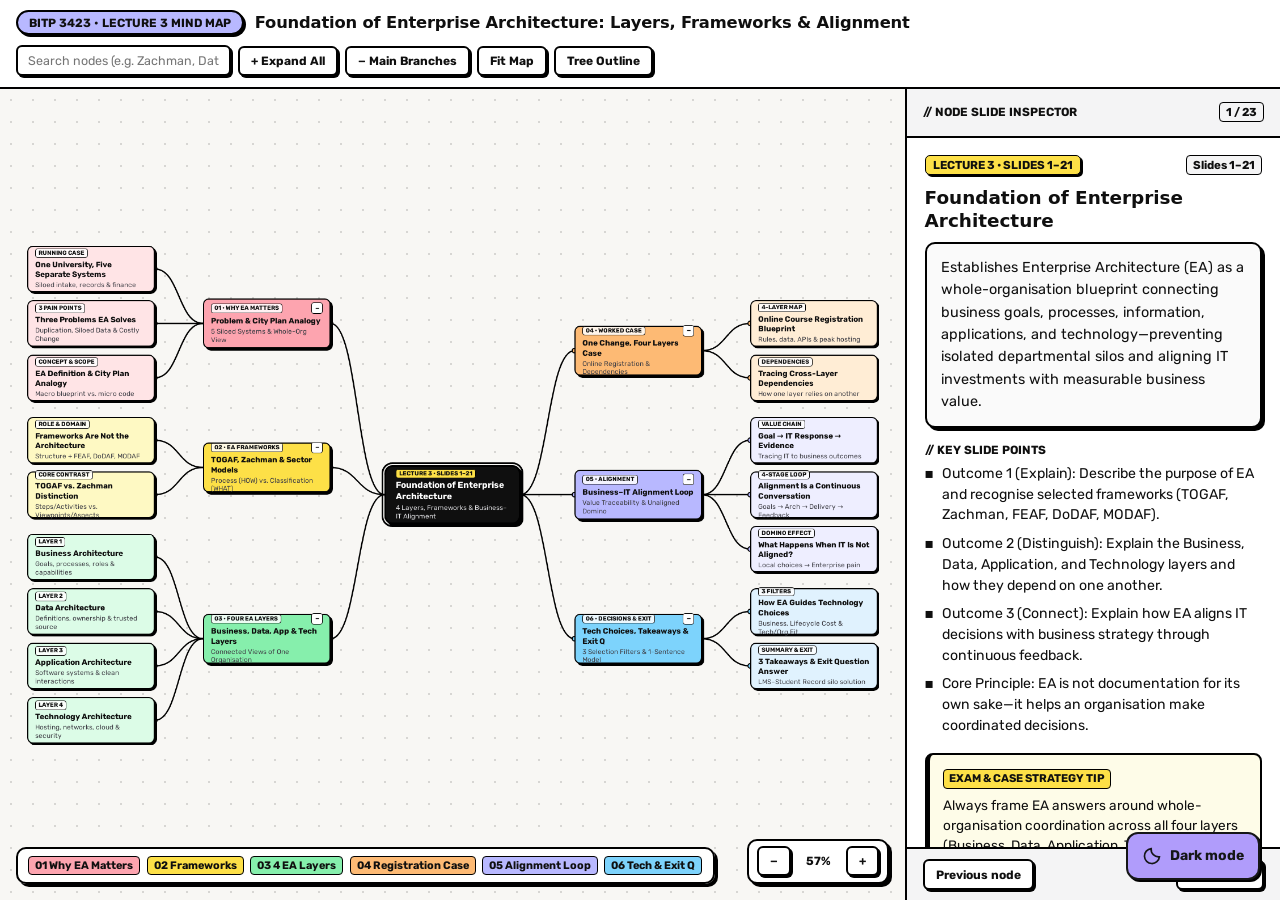
<file: lectures/lecture-3-mind-map.html>
<!DOCTYPE html>
<html lang="en" data-lecture="3">
<head>
  <meta charset="UTF-8">
  <meta name="viewport" content="width=device-width, initial-scale=1.0">
  <meta name="color-scheme" content="light">
  <title>Lecture 3 Interactive Mind Map</title>
  <link rel="stylesheet" href="../css/mind-map.css?v=00bad0da1a6d">
  <script src="../js/mind-map.js?v=b5f176217f24" defer></script>
  <script src="../js/lecture-3-mind-map.js?v=844c48f56305" defer></script>
<script src="../js/theme.js?v=cec9e4f7d197"></script>
<link rel="stylesheet" href="../css/floating-controls.css?v=ef9a43187056">
<link rel="stylesheet" href="../css/dark-theme.css?v=9a9a00d7c0ed">
</head>
<body>
<div class="app-shell">
    <!-- TOP TOOLBAR -->
    <header class="topbar">
      <div class="brand-group">
        <span class="nb-pill">BITP 3423 • Lecture 3 Mind Map</span>
        <h1 class="topbar-title">Foundation of Enterprise Architecture: Layers, Frameworks &amp; Alignment</h1>
      </div>

      <div class="controls-group">
        <div class="search-wrap">
          <input
            type="text"
            id="search-input"
            class="nb-input"
            placeholder="Search nodes (e.g. Zachman, Data)..."
            aria-label="Search mind map nodes"
          />
        </div>
        <button class="nb-btn" data-action="expand">+ Expand All</button>
        <button class="nb-btn" data-action="collapse">− Main Branches</button>
        <button class="nb-btn" data-action="fit">Fit Map</button>
        <button class="nb-btn" data-action="outline-open">Tree Outline</button>
      </div>
    </header>

    <!-- WORKSPACE -->
    <div class="workspace">
      <!-- INTERACTIVE CANVAS -->
      <main class="map-viewport" id="map-viewport">
        <div class="map-stage" id="map-stage">
          <svg class="map-lines" id="map-lines"></svg>
          <div id="map-nodes"></div>
        </div>

        <!-- Branch Jump Chips -->
        <div class="hud-bottom-left" aria-label="Branch quick jump">
          <span class="legend-chip" style="background:#fda4af;" data-branch="b1" role="button" tabindex="0">01 Why EA Matters</span>
          <span class="legend-chip" style="background:#fde047;" data-branch="b2" role="button" tabindex="0">02 Frameworks</span>
          <span class="legend-chip" style="background:#86efac;" data-branch="b3" role="button" tabindex="0">03 4 EA Layers</span>
          <span class="legend-chip" style="background:#fdba74;" data-branch="b4" role="button" tabindex="0">04 Registration Case</span>
          <span class="legend-chip" style="background:#b8b8ff;" data-branch="b5" role="button" tabindex="0">05 Alignment Loop</span>
          <span class="legend-chip" style="background:#7dd3fc;" data-branch="b6" role="button" tabindex="0">06 Tech &amp; Exit Q</span>
        </div>

        <!-- Zoom Controls -->
        <div class="hud-zoom">
          <button class="nb-btn" data-action="zoom-out" title="Zoom Out">−</button>
          <span class="zoom-readout" id="zoom-readout">100%</span>
          <button class="nb-btn" data-action="zoom-in" title="Zoom In">+</button>
        </div>
      </main>

      <!-- RIGHT NODE INSPECTOR -->
      <aside class="inspector" aria-label="Selected node details">
        <div class="inspector-header">
          <span class="inspector-label">// Node Slide Inspector</span>
          <span class="insp-slide-ref" id="insp-counter">1 / 23</span>
        </div>

        <div class="inspector-body" id="inspector-body">
          <!-- Populated dynamically -->
        </div>

        <div class="inspector-footer">
          <button class="nb-btn" data-action="previous">Previous node</button>
          <button class="nb-btn" data-action="next">Next node</button>
        </div>
      </aside>
    </div>
  </div>

  <!-- FULL TREE OUTLINE MODAL -->
  <div class="outline-overlay" id="outline-overlay" >
    <div class="outline-modal" role="dialog" aria-modal="true" aria-labelledby="outline-title" tabindex="-1">
      <div class="outline-header">
        <div>
          <span class="nb-pill" style="margin-bottom:0.35rem; display:inline-block;">BITP 3423 • Complete Branch Hierarchy</span>
          <h2 id="outline-title" style="font-size:1.25rem;">Lecture 3 Mind Map — Full Structured Tree (Slides 1–21)</h2>
        </div>
        <button class="nb-btn" data-action="outline-close">✕ Close</button>
      </div>
      <div id="outline-content"></div>
    </div>
  </div>
</body>
</html>
</file>
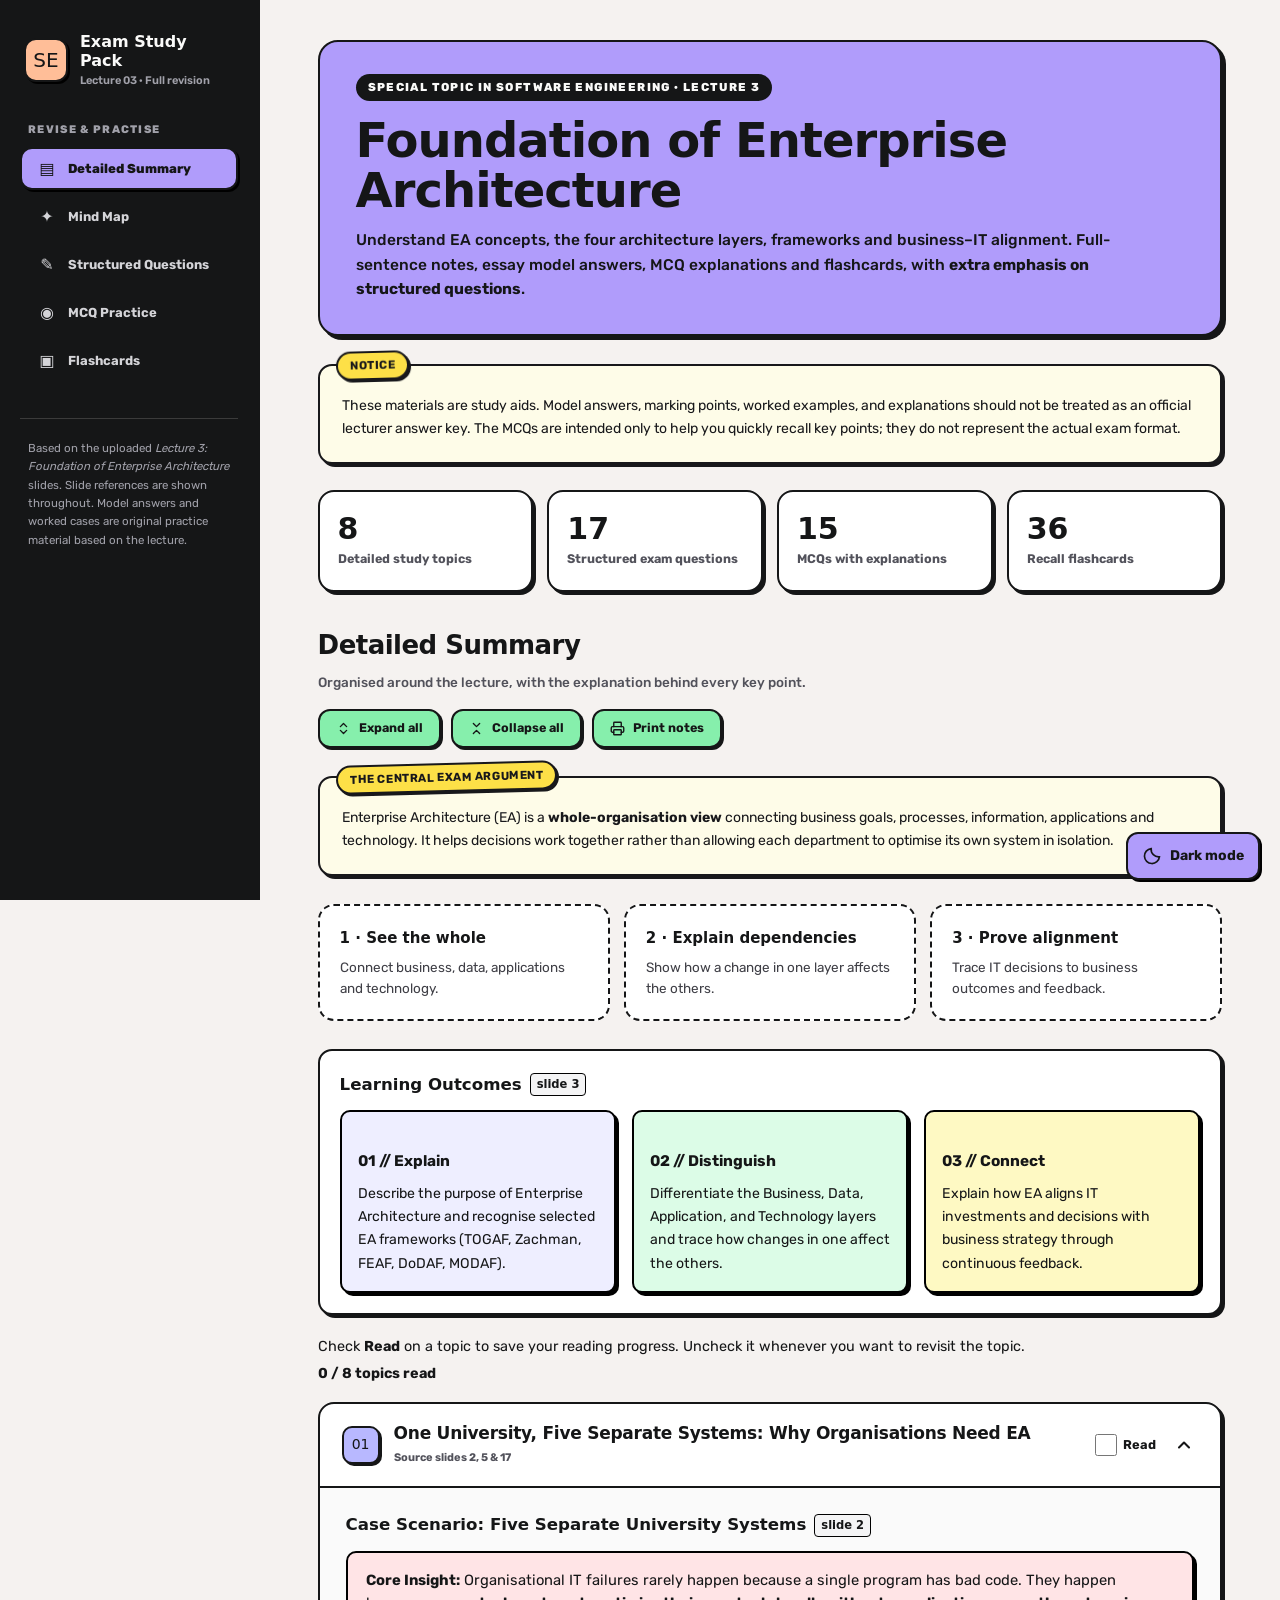
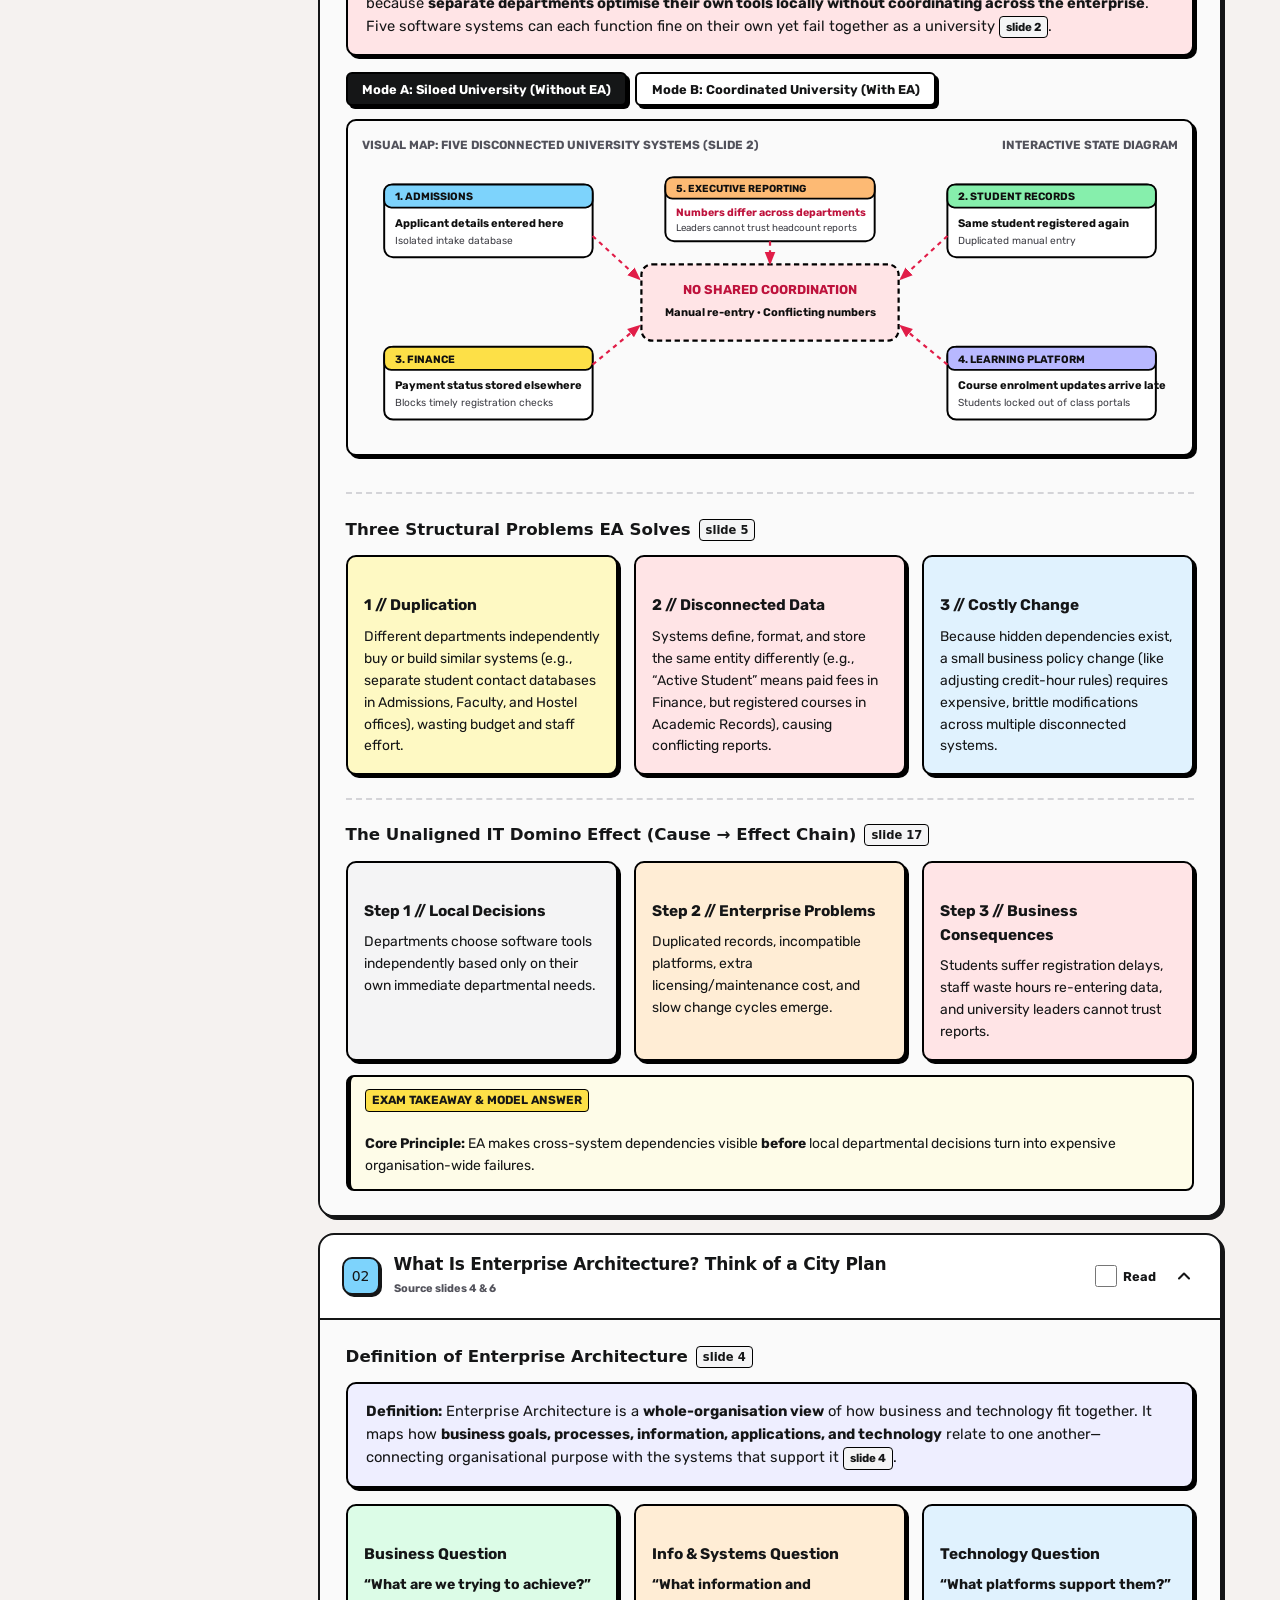
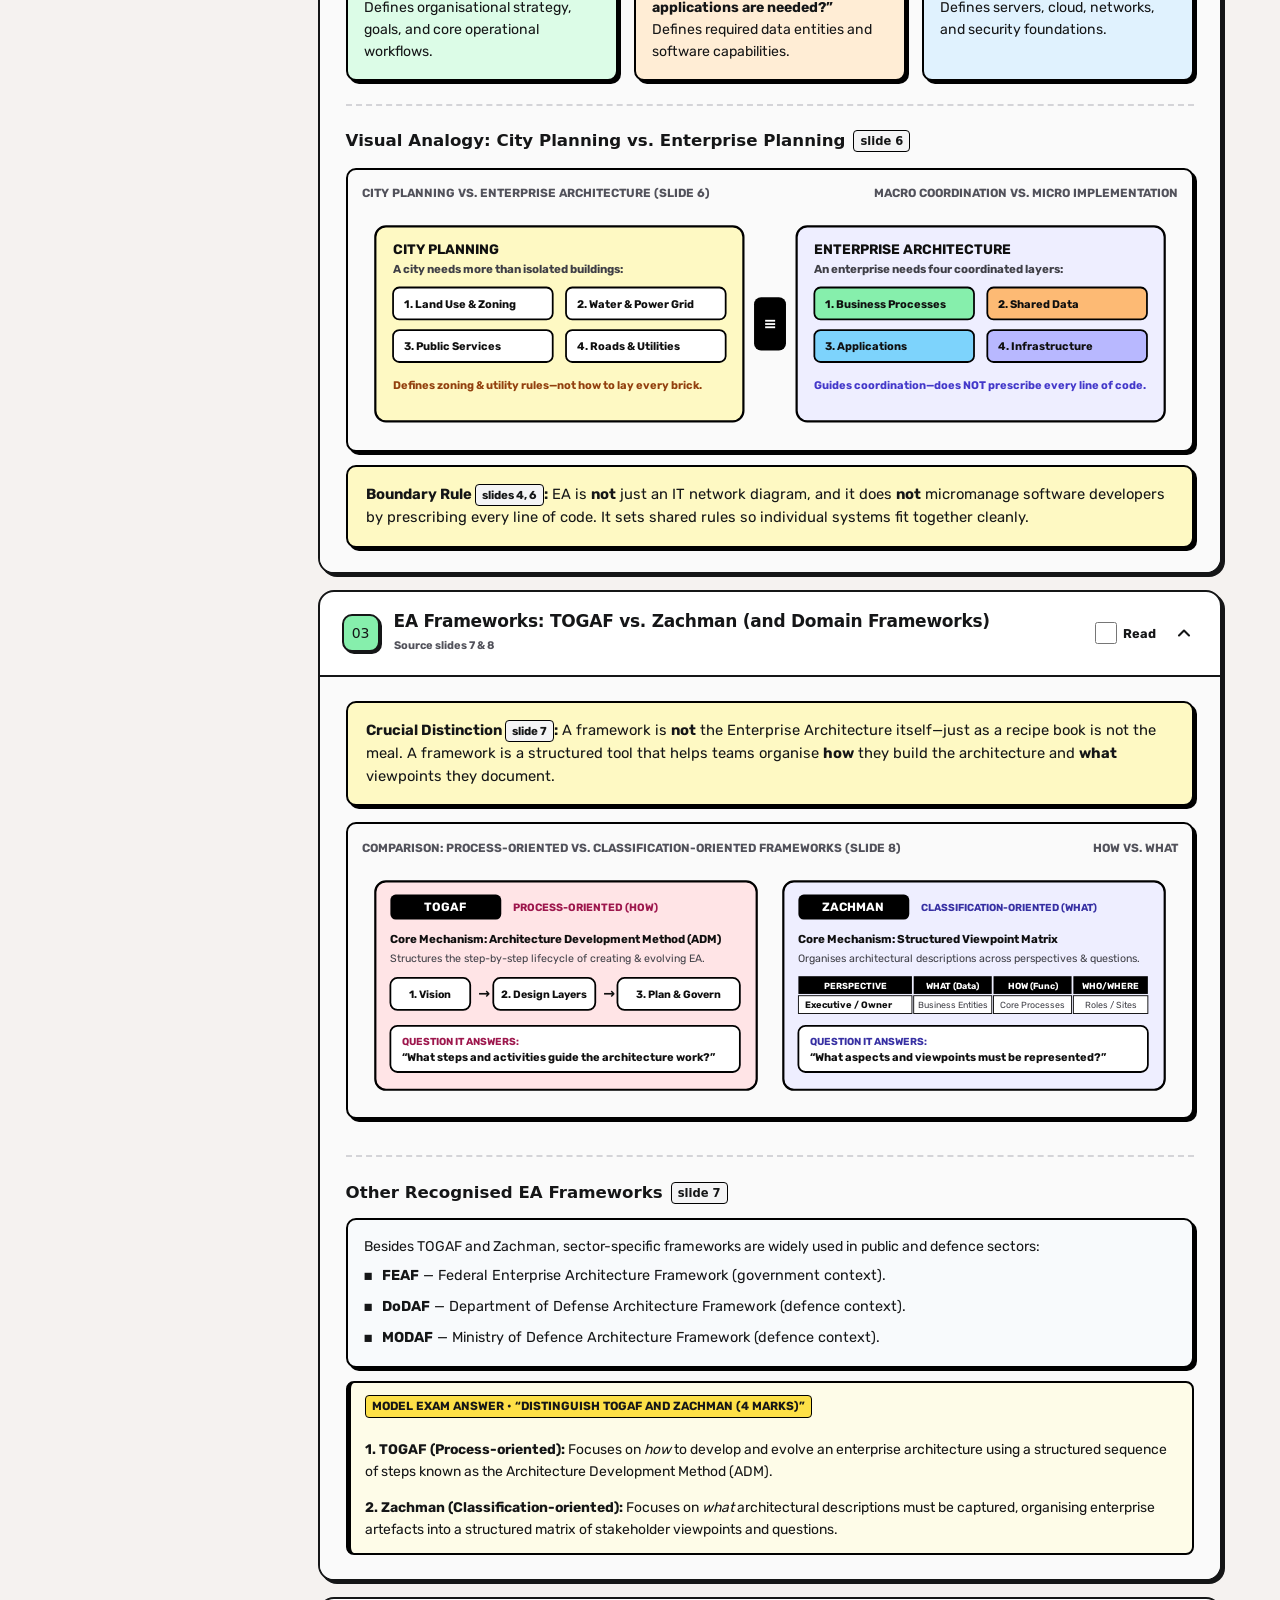
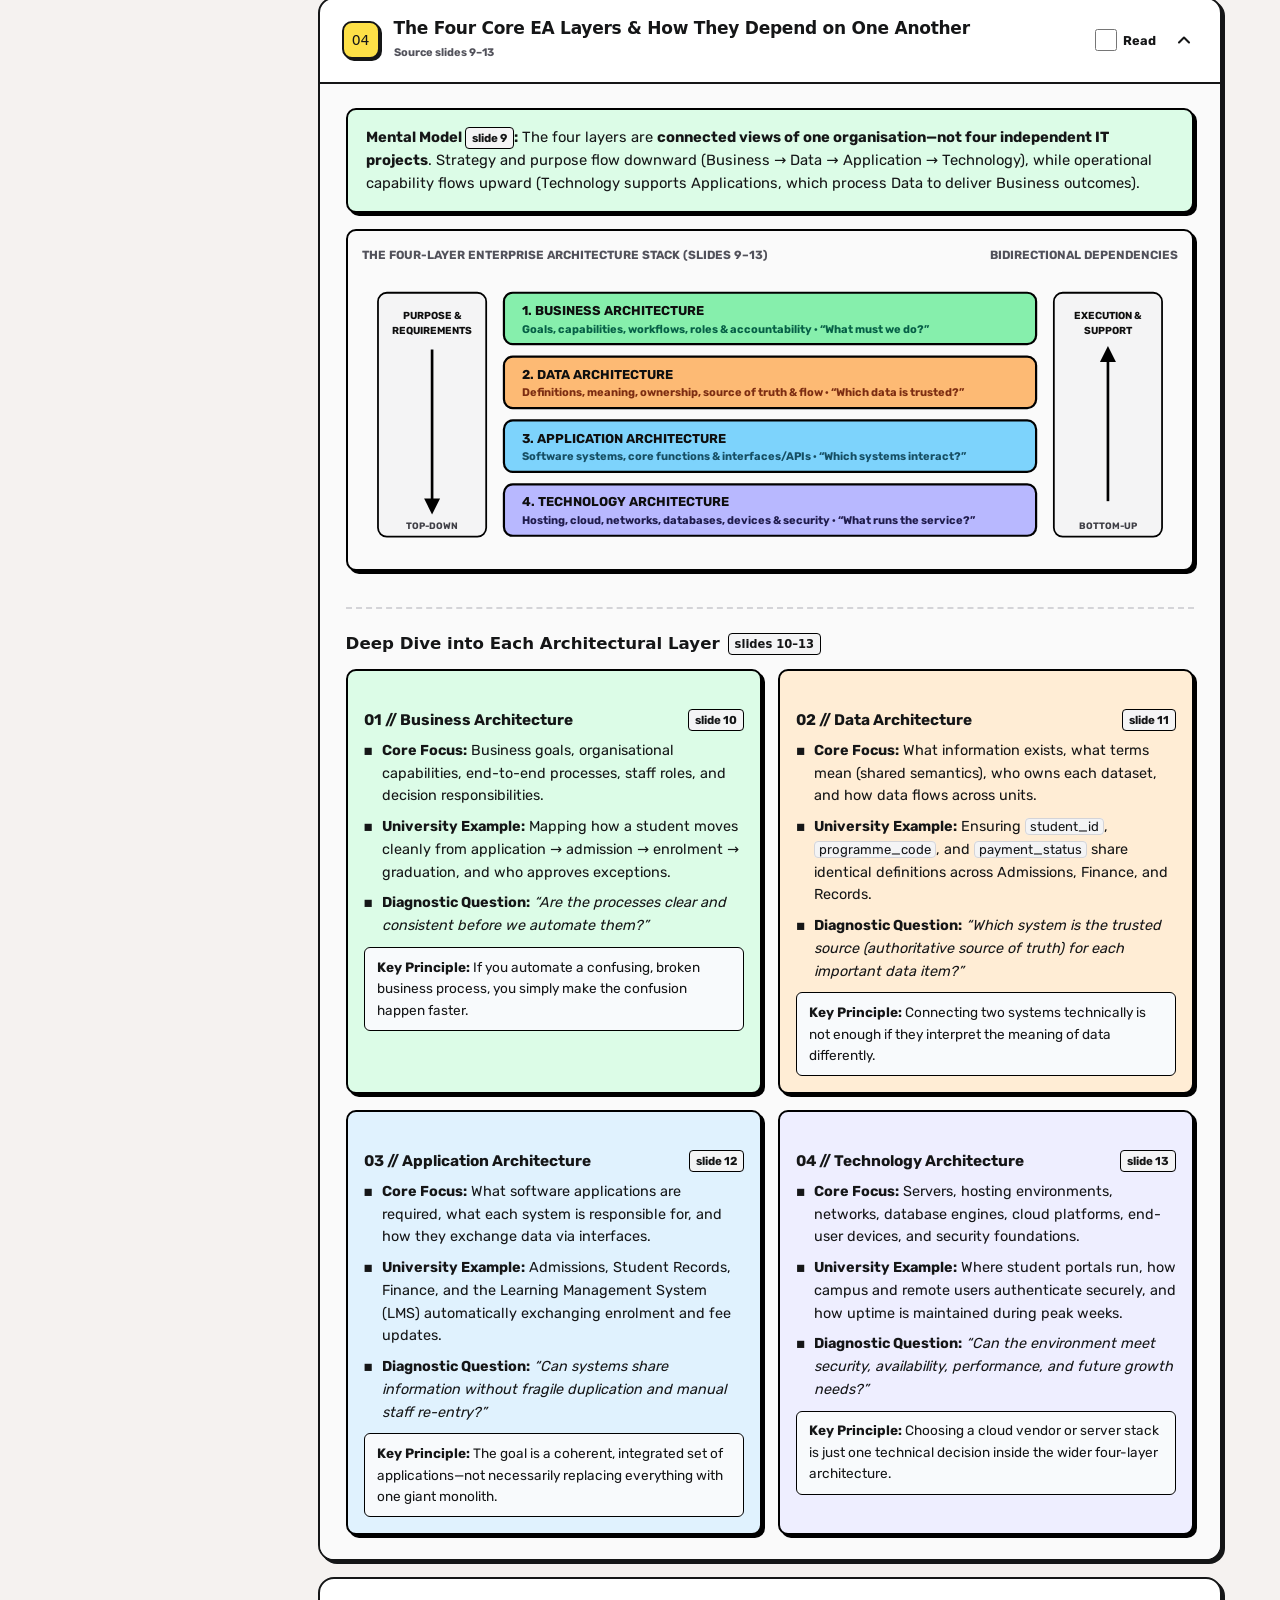
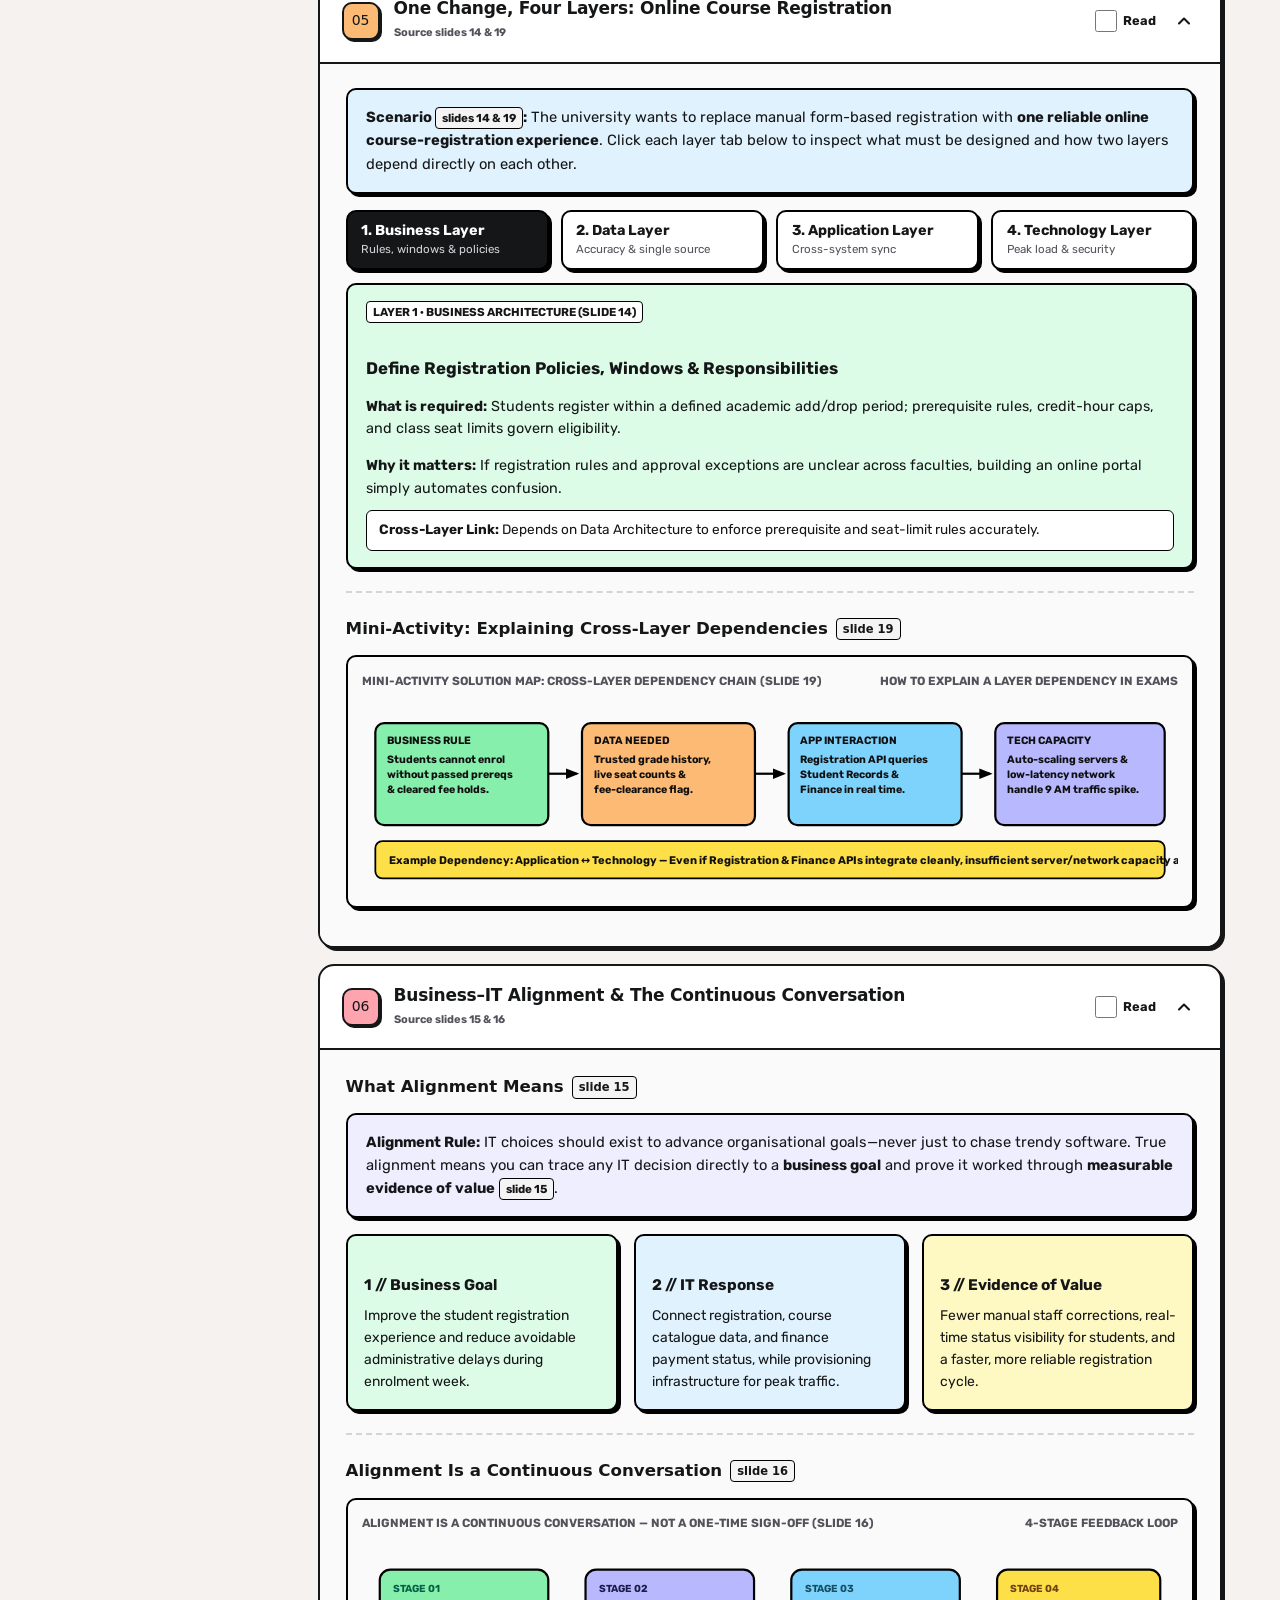
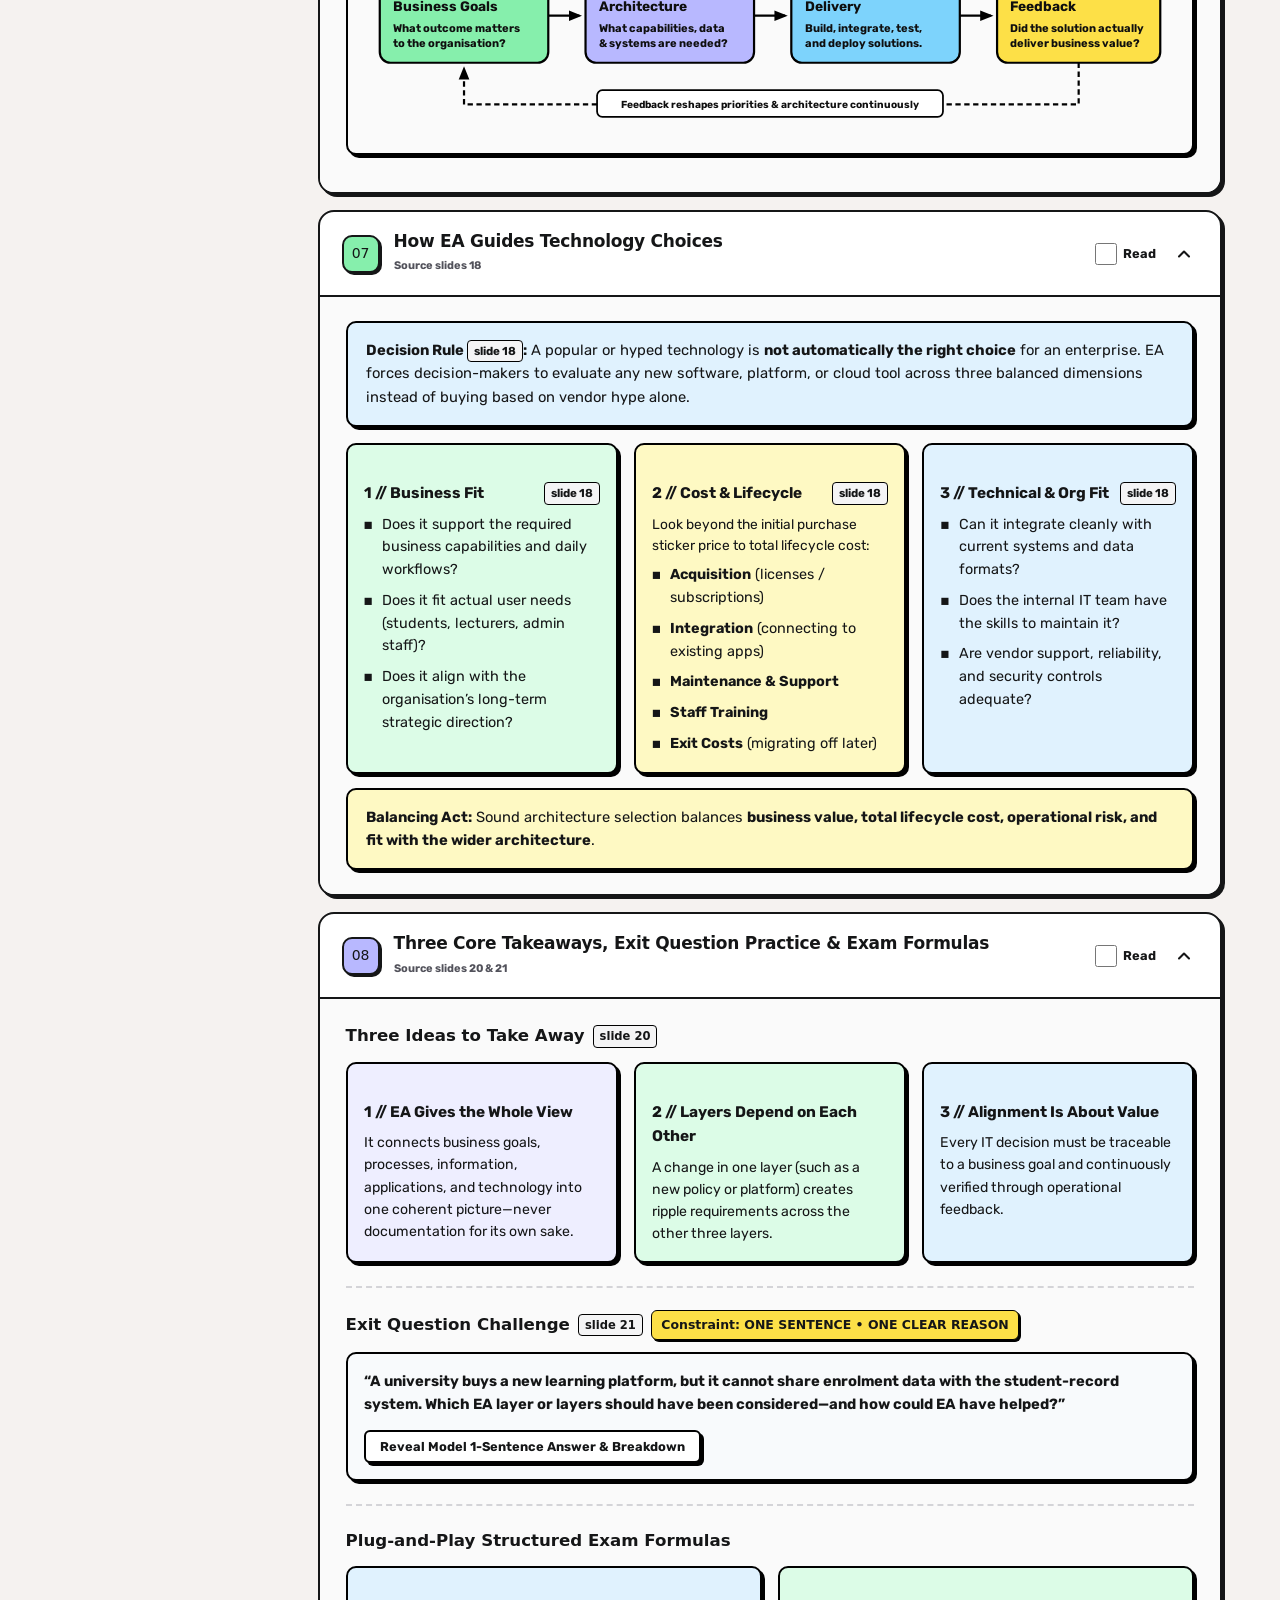
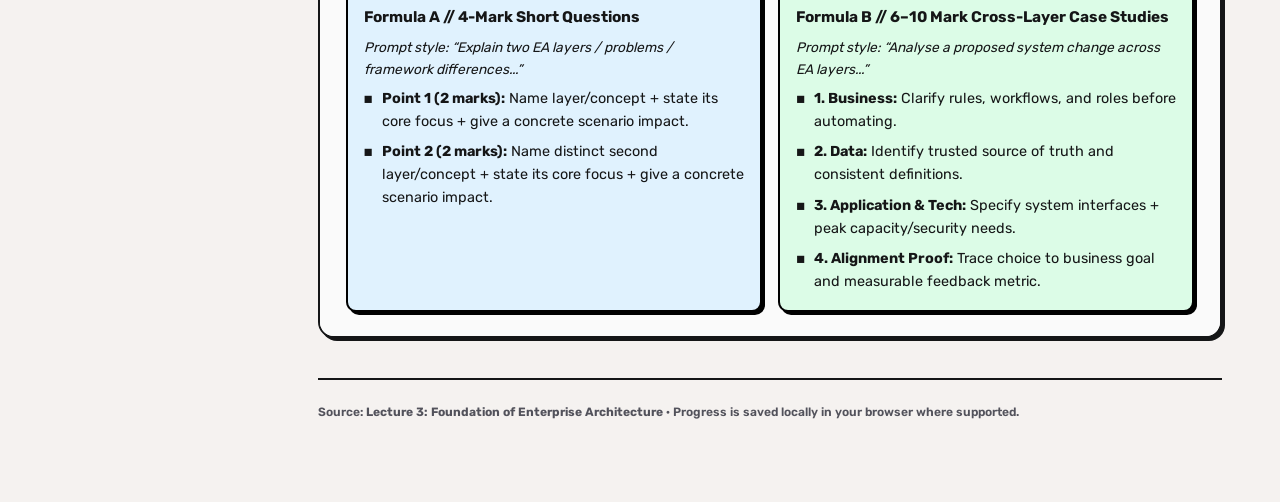
<file: lectures/lecture-3.html>
<!DOCTYPE html>
<html lang="en">
<head>
<meta charset="UTF-8"/>
<meta name="viewport" content="width=device-width,initial-scale=1.0"/>
<meta name="color-scheme" content="light"/>
<title>Lecture 3 • Foundation of Enterprise Architecture | Exam Study Pack</title>
<meta name="description" content="Revise BITP 3423 with detailed summaries, mind maps, structured questions, MCQ practice and flashcards for Special Topic in Software Engineering.">
<meta property="og:type" content="website">
<meta property="og:site_name" content="Study4BITP3423">
<meta property="og:locale" content="en_MY">
<meta property="og:title" content="Lecture 3 • Foundation of Enterprise Architecture | Exam Study Pack">
<meta property="og:description" content="Revise BITP 3423 with detailed summaries, mind maps, structured questions, MCQ practice and flashcards for Special Topic in Software Engineering.">
<meta property="og:url" content="https://study4bitp3423.pages.dev/lectures/lecture-3.html">
<meta property="og:image" content="https://study4bitp3423.pages.dev/assets/social-preview.png">
<meta property="og:image:type" content="image/png">
<meta property="og:image:width" content="1200">
<meta property="og:image:height" content="630">
<meta property="og:image:alt" content="Study4BITP3423 Exam Study Hub: summaries, mind maps, structured questions, MCQ practice and flashcards.">
<meta name="twitter:card" content="summary_large_image">
<meta name="twitter:title" content="Lecture 3 • Foundation of Enterprise Architecture | Exam Study Pack">
<meta name="twitter:description" content="Revise BITP 3423 with detailed summaries, mind maps, structured questions, MCQ practice and flashcards for Special Topic in Software Engineering.">
<meta name="twitter:image" content="https://study4bitp3423.pages.dev/assets/social-preview.png">
<meta name="twitter:image:alt" content="Study4BITP3423 Exam Study Hub revision kit.">
<link rel="stylesheet" href="../css/lecture.css?v=6d2f41770cb1">
<link rel="stylesheet" href="../css/lecture-3.css?v=4207e30d06ae">
<script src="../js/theme.js?v=cec9e4f7d197"></script>
<link rel="stylesheet" href="../css/floating-controls.css?v=ef9a43187056">
<link rel="stylesheet" href="../css/dark-theme.css?v=9a9a00d7c0ed">
</head>
<body>
<div class="mobile-tabs" aria-label="Study pack sections">
  <button class="tab active" data-go="summary" id="mobile-summary-tab" aria-controls="summary-section"><span class="ico">▤</span>Summary</button>
<button class="tab" data-go="mind" id="mobile-mind-tab" aria-controls="mind-section"><span class="ico">✦</span>Mind Map</button>
  <button class="tab" data-go="essay" id="mobile-essay-tab" aria-controls="essay-section"><span class="ico">✎</span>Structured Practice</button>
  <button class="tab" data-go="mcq" id="mobile-mcq-tab" aria-controls="mcq-section"><span class="ico">◉</span>MCQ Practice</button>
  <button class="tab" data-go="flash" id="mobile-flash-tab" aria-controls="flash-section"><span class="ico">▣</span>Flashcards</button>
</div>
<div class="app">
<aside class="sidebar">
 <div class="brand"><div class="mark">SE</div><div><b>Exam Study Pack</b><small>Lecture 03 · Full revision</small></div></div>
 <div class="nav-label">Revise & practise</div>
 <button class="tab active" data-go="summary" id="sidebar-summary-tab" aria-controls="summary-section"><span class="ico">▤</span>Detailed Summary</button>
<button class="tab" data-go="mind" id="sidebar-mind-tab" aria-controls="mind-section"><span class="ico">✦</span>Mind Map</button>
 <button class="tab" data-go="essay" id="sidebar-essay-tab" aria-controls="essay-section"><span class="ico">✎</span>Structured Questions</button>
 <button class="tab" data-go="mcq" id="sidebar-mcq-tab" aria-controls="mcq-section"><span class="ico">◉</span>MCQ Practice</button>
 <button class="tab" data-go="flash" id="sidebar-flash-tab" aria-controls="flash-section"><span class="ico">▣</span>Flashcards</button>
 <div class="side-foot">Based on the uploaded <em>Lecture 3: Foundation of Enterprise Architecture</em> slides. Slide references are shown throughout. Model answers and worked cases are original practice material based on the lecture.</div>
</aside>
<main>
<section class="main-section active" id="summary-section">
<header class="hero"><div class="eyebrow">Special Topic in Software Engineering · Lecture 3</div><h1>Foundation of Enterprise Architecture</h1><p>Understand EA concepts, the four architecture layers, frameworks and business–IT alignment. Full-sentence notes, essay model answers, MCQ explanations and flashcards, with <strong>extra emphasis on structured questions</strong>.</p></header>
<aside class="study-notice" role="note" aria-labelledby="study-notice-title">
<strong id="study-notice-title">Notice</strong>
<p>These materials are study aids. Model answers, marking points, worked examples, and explanations should not be treated as an official lecturer answer key. The MCQs are intended only to help you quickly recall key points; they do not represent the actual exam format.</p>
</aside>
<div class="metric-row"><div class="metric"><strong id="topicCount">8</strong><span>Detailed study topics</span></div><div class="metric"><strong id="essayCount">17</strong><span>Structured exam questions</span></div><div class="metric"><strong id="mcqCount">15</strong><span>MCQs with explanations</span></div><div class="metric"><strong id="flashCount">36</strong><span>Recall flashcards</span></div></div>
 <div class="section-head"><div><h2>Detailed Summary</h2><p>Organised around the lecture, with the explanation behind every key point.</p></div><div class="tool-row"><button class="btn" id="expand-all"><svg class="lucide" xmlns="http://www.w3.org/2000/svg" width="15" height="15" viewBox="0 0 24 24" fill="none" stroke="currentColor" stroke-width="2.5" stroke-linecap="round" stroke-linejoin="round" aria-hidden="true"><path d="m7 15 5 5 5-5"/><path d="m7 9 5-5 5 5"/></svg><span>Expand all</span></button><button class="btn" id="collapse-all"><svg class="lucide" xmlns="http://www.w3.org/2000/svg" width="15" height="15" viewBox="0 0 24 24" fill="none" stroke="currentColor" stroke-width="2.5" stroke-linecap="round" stroke-linejoin="round" aria-hidden="true"><path d="m7 20 5-5 5 5"/><path d="m7 4 5 5 5-5"/></svg><span>Collapse all</span></button><button class="btn" id="print-summary"><svg class="lucide" xmlns="http://www.w3.org/2000/svg" width="15" height="15" viewBox="0 0 24 24" fill="none" stroke="currentColor" stroke-width="2" stroke-linecap="round" stroke-linejoin="round" aria-hidden="true"><path d="M6 18H4a2 2 0 0 1-2-2v-5a2 2 0 0 1 2-2h16a2 2 0 0 1 2 2v5a2 2 0 0 1-2 2h-2"/><path d="M6 9V3a1 1 0 0 1 1-1h10a1 1 0 0 1 1 1v6"/><rect x="6" y="14" width="12" height="8" rx="1"/></svg><span>Print notes</span></button></div></div>
 <div class="callout"><b>The central exam argument</b><p>Enterprise Architecture (EA) is a <strong>whole-organisation view</strong> connecting business goals, processes, information, applications and technology. It helps decisions work together rather than allowing each department to optimise its own system in isolation.</p></div>
 <div class="steps"><div class="step"><b>1 · See the whole</b><p>Connect business, data, applications and technology.</p></div><div class="step"><b>2 · Explain dependencies</b><p>Show how a change in one layer affects the others.</p></div><div class="step"><b>3 · Prove alignment</b><p>Trace IT decisions to business outcomes and feedback.</p></div></div>
 <aside class="lecture-three-summary learning-outcomes" aria-labelledby="lecture3-outcomes-heading">
        <h2 class="nb-subhead" id="lecture3-outcomes-heading">Learning Outcomes <span class="slide-ref">slide 3</span></h2>
        <div class="nb-grid-3">
          <div class="nb-mini" style="background: var(--study-surface-lavender, #eeeeff);">
            <h4><span>01 // Explain</span></h4>
            <p style="font-size: 0.88rem;">Describe the purpose of Enterprise Architecture and recognise selected EA frameworks (TOGAF, Zachman, FEAF, DoDAF, MODAF).</p>
          </div>
          <div class="nb-mini" style="background: var(--study-surface-mint, #dcfce7);">
            <h4><span>02 // Distinguish</span></h4>
            <p style="font-size: 0.88rem;">Differentiate the Business, Data, Application, and Technology layers and trace how changes in one affect the others.</p>
          </div>
          <div class="nb-mini" style="background: var(--study-surface-yellow, #fef9c3);">
            <h4><span>03 // Connect</span></h4>
            <p style="font-size: 0.88rem;">Explain how EA aligns IT investments and decisions with business strategy through continuous feedback.</p>
          </div>
        </div>
      </aside>
<p class="reading-hint">Check <strong>Read</strong> on a topic to save your reading progress. Uncheck it whenever you want to revisit the topic.</p>
<p class="reading-progress" id="reading-progress" role="status" aria-live="polite"></p>
<div id="summary-list" class="lecture-three-summary"></div>
</section>
<section class="main-section" id="mind-section" aria-labelledby="mind-heading">
  <div class="section-head"><div><h2 id="mind-heading">Mind Map &middot; Interactive Recall</h2><p>Explore enterprise architecture, frameworks, the four EA layers and business-IT alignment. Select a node for its slide points and exam tips.</p></div></div>
  <iframe loading="lazy" class="lecture-three-mind-frame" src="lecture-3-mind-map.html" title="Lecture 3 interactive mind map: Foundation of Enterprise Architecture"></iframe>
</section>
<section class="main-section" id="essay-section">
 <div class="section-head"><div><h2>Structured Exam Practice</h2><p>Past-paper style: a short scenario, numbered subquestions and specific mark allocations. Answer point-by-point, not as a long essay.</p></div><div class="tool-row"><button class="btn" id="print-questions"><svg class="lucide" xmlns="http://www.w3.org/2000/svg" width="15" height="15" viewBox="0 0 24 24" fill="none" stroke="currentColor" stroke-width="2" stroke-linecap="round" stroke-linejoin="round" aria-hidden="true"><path d="M6 18H4a2 2 0 0 1-2-2v-5a2 2 0 0 1 2-2h16a2 2 0 0 1 2 2v5a2 2 0 0 1-2 2h-2"/><path d="M6 9V3a1 1 0 0 1 1-1h10a1 1 0 0 1 1 1v6"/><rect x="6" y="14" width="12" height="8" rx="1"/></svg><span>Print questions</span></button><button class="btn" id="print-answers"><svg class="lucide" xmlns="http://www.w3.org/2000/svg" width="15" height="15" viewBox="0 0 24 24" fill="none" stroke="currentColor" stroke-width="2" stroke-linecap="round" stroke-linejoin="round" aria-hidden="true"><path d="M6 18H4a2 2 0 0 1-2-2v-5a2 2 0 0 1 2-2h16a2 2 0 0 1 2 2v5a2 2 0 0 1-2 2h-2"/><path d="M6 9V3a1 1 0 0 1 1-1h10a1 1 0 0 1 1 1v6"/><rect x="6" y="14" width="12" height="8" rx="1"/></svg><span>Print answer pack</span></button></div></div>
 <div class="exam-key"><div><b>PART A</b><strong>15 structured questions</strong><span>Three practice sets of five questions. Each question: 10 marks, split into (a) and (b).</span></div><div><b>PART B</b><strong>2 extended case studies</strong><span>Each case: 25 marks with specific (a), (b) and (c) tasks.</span></div></div>
 <div class="callout"><b>How to answer a structured question</b><p>Check the command word (<strong>state, identify, explain, discuss, justify</strong>), the number of items requested and the allocated marks. For <strong>4 marks</strong>, aim for two distinct explained points; for <strong>6 marks</strong>, explain three. For a case study, use the facts in the scenario. The suggested full answers, marking points and mark allocations are practice aids, not official answer schemes.</p></div>
 <div class="filters"><input class="search" id="essay-search" placeholder="Search structured questions or topics..." aria-label="Search structured questions"/><select id="essay-topic" aria-label="Filter topic"><option value="all">All topics</option></select><select id="essay-kind" aria-label="Filter exam section"><option value="all">Part A + Part B</option></select><select id="exam-set" aria-label="Filter practice set"><option value="all">All practice sets</option><option value="Set 1">Set 1 · Q1–Q5</option><option value="Set 2">Set 2 · Q1–Q5</option><option value="Set 3">Set 3 · Q1–Q5</option><option value="Case studies">Case studies</option></select><span class="count" id="essay-filter-count"></span></div>
 <div id="essay-list"></div>
</section>
<section class="main-section" id="mcq-section">
 <div class="section-head"><div><h2>MCQ Practice</h2><p>A smaller test of key distinctions. Select an answer to see immediate feedback and reasoning.</p></div><button class="btn" id="mcq-reset"><svg class="lucide" xmlns="http://www.w3.org/2000/svg" width="15" height="15" viewBox="0 0 24 24" fill="none" stroke="currentColor" stroke-width="2.5" stroke-linecap="round" stroke-linejoin="round" aria-hidden="true"><path d="M3 12a9 9 0 1 0 9-9 9.75 9.75 0 0 0-6.74 2.74L3 8"/><path d="M3 3v5h5"/></svg><span>Reset MCQ answers</span></button></div>
 <div id="quiz-summary" class="quiz-summary"></div>
 <div id="mcq-list"></div>
</section>
<section class="main-section" id="flash-section">
 <div class="section-head"><div><h2>Flashcards</h2><p>Active recall for definitions, comparisons, practical decisions and lecture key takeaways.</p></div><div class="tool-row"><button class="btn" id="flash-shuffle"><svg class="lucide" xmlns="http://www.w3.org/2000/svg" width="15" height="15" viewBox="0 0 24 24" fill="none" stroke="currentColor" stroke-width="2.2" stroke-linecap="round" stroke-linejoin="round" aria-hidden="true"><path d="M2 18h1.4c1.3 0 2.5-.6 3.3-1.7l6.1-8.6c.7-1.1 2-1.7 3.3-1.7H22"/><path d="m18 2 4 4-4 4"/><path d="M2 6h1.9c1.5 0 2.9.9 3.6 2.2"/><path d="M22 18h-5.9c-1.3 0-2.6-.7-3.3-1.8l-.5-.8"/><path d="m18 14 4 4-4 4"/></svg><span>Shuffle</span></button><button class="btn" id="flash-missed"><svg class="lucide" xmlns="http://www.w3.org/2000/svg" width="15" height="15" viewBox="0 0 24 24" fill="none" stroke="currentColor" stroke-width="2.5" stroke-linecap="round" stroke-linejoin="round" aria-hidden="true"><path d="M3 12a9 9 0 1 0 9-9 9.75 9.75 0 0 0-6.74 2.74L3 8"/><path d="M3 3v5h5"/></svg><span>Review missed</span></button><button class="btn" id="flash-all"><svg class="lucide" xmlns="http://www.w3.org/2000/svg" width="15" height="15" viewBox="0 0 24 24" fill="none" stroke="currentColor" stroke-width="2" stroke-linecap="round" stroke-linejoin="round" aria-hidden="true"><path d="M2.062 12.348a1 1 0 0 1 0-.696 10.75 10.75 0 0 1 19.876 0 1 1 0 .696 10.75 10.75 0 0 1-19.876 0"/><circle cx="12" cy="12" r="3"/></svg><span>Show all</span></button></div></div>
 <div class="callout"><b>Best practice</b><p>Read the question, <strong>answer aloud in a full sentence</strong>, then flip the card. Mark “Know it” or “Need practice” to track which concepts require further revision. Press ← / → to move between cards.</p></div>
 <div class="flash-status"><span id="flash-number"></span><span id="flash-source"></span><span id="flash-progress"></span></div>
 <div id="study-card" class="study-card" role="button" tabindex="0" aria-label="Tap to reveal flashcard answer"><div class="study-flipper"><div class="card-face front"><div class="flash-kicker">QUESTION</div><div class="flash-text" id="flash-front"></div><div class="flash-sub">Tap or click to flip</div></div><div class="card-face back"><div class="flash-kicker">ANSWER</div><div class="flash-text" id="flash-back"></div><div class="flash-sub">Say it in your own words</div></div></div></div>
 <div class="progress-bar"><span id="flash-bar" style="width:0%"></span></div>
 <div class="flash-controls"><button class="btn" id="flash-prev"><svg class="lucide" xmlns="http://www.w3.org/2000/svg" width="15" height="15" viewBox="0 0 24 24" fill="none" stroke="currentColor" stroke-width="2.5" stroke-linecap="round" stroke-linejoin="round" aria-hidden="true"><path d="m12 19-7-7 7-7"/><path d="M19 12H5"/></svg><span>Previous</span></button><button class="btn warn" id="flash-again"><svg class="lucide" xmlns="http://www.w3.org/2000/svg" width="15" height="15" viewBox="0 0 24 24" fill="none" stroke="currentColor" stroke-width="2.5" stroke-linecap="round" stroke-linejoin="round" aria-hidden="true"><path d="M18 6 6 18"/><path d="m6 6 12 12"/></svg><span>Need practice</span></button><button class="btn success" id="flash-know"><span>Know it</span><svg class="lucide" xmlns="http://www.w3.org/2000/svg" width="16" height="16" viewBox="0 0 24 24" fill="none" stroke="currentColor" stroke-width="3" stroke-linecap="round" stroke-linejoin="round" aria-hidden="true"><path d="M20 6 9 17l-5-5"/></svg></button><button class="btn" id="flash-next"><span>Next</span><svg class="lucide" xmlns="http://www.w3.org/2000/svg" width="15" height="15" viewBox="0 0 24 24" fill="none" stroke="currentColor" stroke-width="2.5" stroke-linecap="round" stroke-linejoin="round" aria-hidden="true"><path d="M5 12h14"/><path d="m12 5 7 7-7 7"/></svg></button></div>
</section>
<footer class="page-foot">Source: <strong>Lecture 3: Foundation of Enterprise Architecture</strong> · Progress is saved locally in your browser where supported.</footer>
</main></div>
<script src="../js/lecture.js?v=7aa2718a3be2"></script>
<script src="../js/lecture-3.js?v=87f1a79408e7"></script>
<script src="../js/back-to-top.js?v=bc4b68ca829c"></script>
</body></html>
</file>
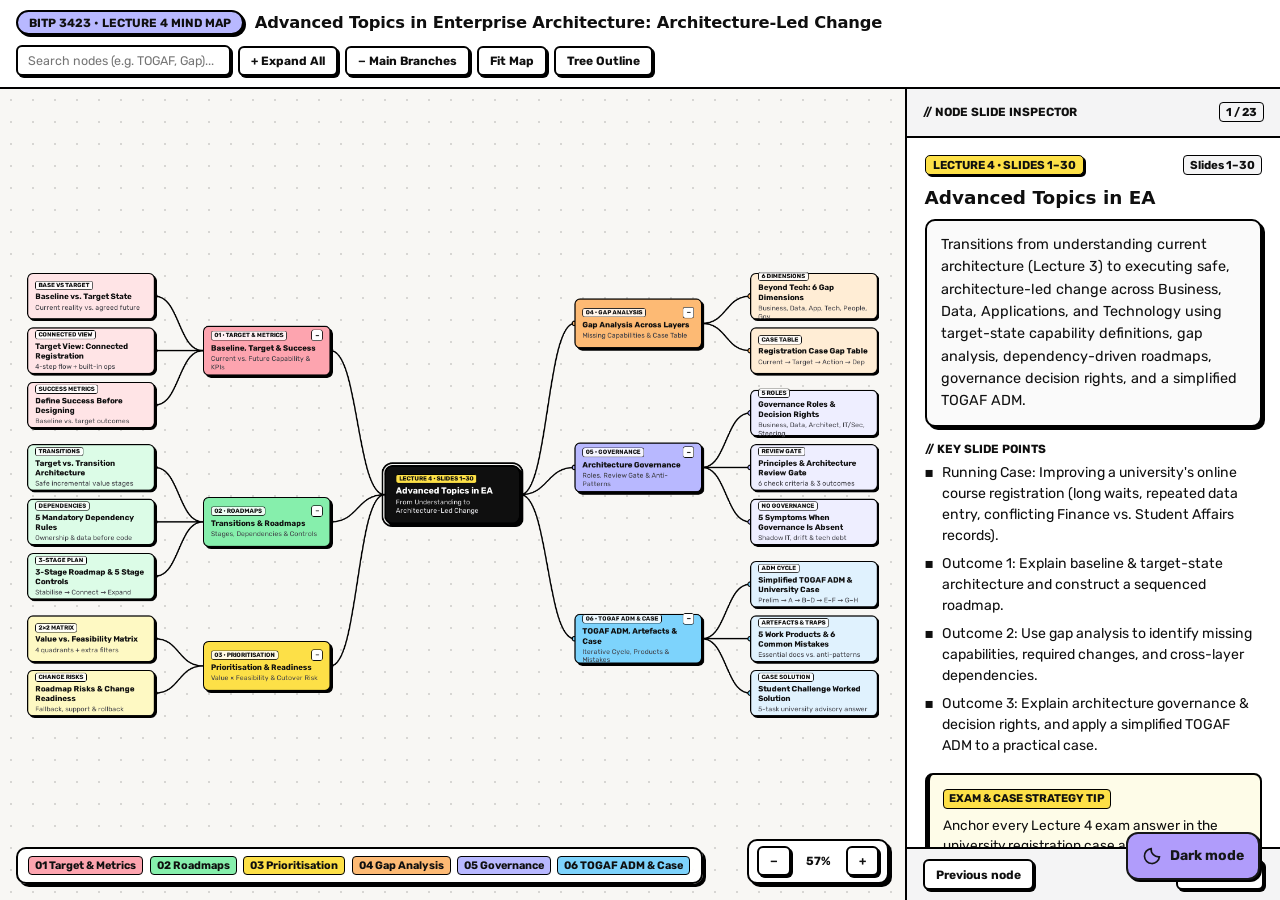
<file: lectures/lecture-4-mind-map.html>
<!DOCTYPE html>
<html lang="en" data-lecture="4">
<head>
  <meta charset="UTF-8">
  <meta name="viewport" content="width=device-width, initial-scale=1.0">
  <meta name="color-scheme" content="light">
  <title>Lecture 4 Interactive Mind Map</title>
  <link rel="stylesheet" href="../css/mind-map.css?v=00bad0da1a6d">
  <script src="../js/mind-map.js?v=b5f176217f24" defer></script>
  <script src="../js/lecture-4-mind-map.js?v=9fc55cd75cf6" defer></script>
<script src="../js/theme.js?v=cec9e4f7d197"></script>
<link rel="stylesheet" href="../css/floating-controls.css?v=ef9a43187056">
<link rel="stylesheet" href="../css/dark-theme.css?v=9a9a00d7c0ed">
</head>
<body>
<div class="app-shell">
    <!-- TOP TOOLBAR -->
    <header class="topbar">
      <div class="brand-group">
        <span class="nb-pill">BITP 3423 • Lecture 4 Mind Map</span>
        <h1 class="topbar-title">Advanced Topics in Enterprise Architecture: Architecture-Led Change</h1>
      </div>

      <div class="controls-group">
        <div class="search-wrap">
          <input
            type="text"
            id="search-input"
            class="nb-input"
            placeholder="Search nodes (e.g. TOGAF, Gap)..."
            aria-label="Search mind map nodes"
          />
        </div>
        <button class="nb-btn" data-action="expand">+ Expand All</button>
        <button class="nb-btn" data-action="collapse">− Main Branches</button>
        <button class="nb-btn" data-action="fit">Fit Map</button>
        <button class="nb-btn" data-action="outline-open">Tree Outline</button>
      </div>
    </header>

    <!-- WORKSPACE -->
    <div class="workspace">
      <!-- INTERACTIVE CANVAS -->
      <main class="map-viewport" id="map-viewport">
        <div class="map-stage" id="map-stage">
          <svg class="map-lines" id="map-lines"></svg>
          <div id="map-nodes"></div>
        </div>

        <!-- Branch Jump Chips -->
        <div class="hud-bottom-left" aria-label="Branch quick jump">
          <span class="legend-chip" style="background:#fda4af;" data-branch="b1" role="button" tabindex="0">01 Target &amp; Metrics</span>
          <span class="legend-chip" style="background:#86efac;" data-branch="b2" role="button" tabindex="0">02 Roadmaps</span>
          <span class="legend-chip" style="background:#fde047;" data-branch="b3" role="button" tabindex="0">03 Prioritisation</span>
          <span class="legend-chip" style="background:#fdba74;" data-branch="b4" role="button" tabindex="0">04 Gap Analysis</span>
          <span class="legend-chip" style="background:#b8b8ff;" data-branch="b5" role="button" tabindex="0">05 Governance</span>
          <span class="legend-chip" style="background:#7dd3fc;" data-branch="b6" role="button" tabindex="0">06 TOGAF ADM &amp; Case</span>
        </div>

        <!-- Zoom Controls -->
        <div class="hud-zoom">
          <button class="nb-btn" data-action="zoom-out" title="Zoom Out">−</button>
          <span class="zoom-readout" id="zoom-readout">100%</span>
          <button class="nb-btn" data-action="zoom-in" title="Zoom In">+</button>
        </div>
      </main>

      <!-- RIGHT NODE INSPECTOR -->
      <aside class="inspector" aria-label="Selected node details">
        <div class="inspector-header">
          <span class="inspector-label">// Node Slide Inspector</span>
          <span class="insp-slide-ref" id="insp-counter">1 / 23</span>
        </div>

        <div class="inspector-body" id="inspector-body">
          <!-- Populated dynamically -->
        </div>

        <div class="inspector-footer">
          <button class="nb-btn" data-action="previous">Previous node</button>
          <button class="nb-btn" data-action="next">Next node</button>
        </div>
      </aside>
    </div>
  </div>

  <!-- FULL TREE OUTLINE MODAL -->
  <div class="outline-overlay" id="outline-overlay" >
    <div class="outline-modal" role="dialog" aria-modal="true" aria-labelledby="outline-title" tabindex="-1">
      <div class="outline-header">
        <div>
          <span class="nb-pill" style="margin-bottom:0.35rem; display:inline-block;">BITP 3423 • Complete Branch Hierarchy</span>
          <h2 id="outline-title" style="font-size:1.25rem;">Lecture 4 Mind Map — Full Structured Tree (Slides 1–30)</h2>
        </div>
        <button class="nb-btn" data-action="outline-close">✕ Close</button>
      </div>
      <div id="outline-content"></div>
    </div>
  </div>
</body>
</html>
</file>
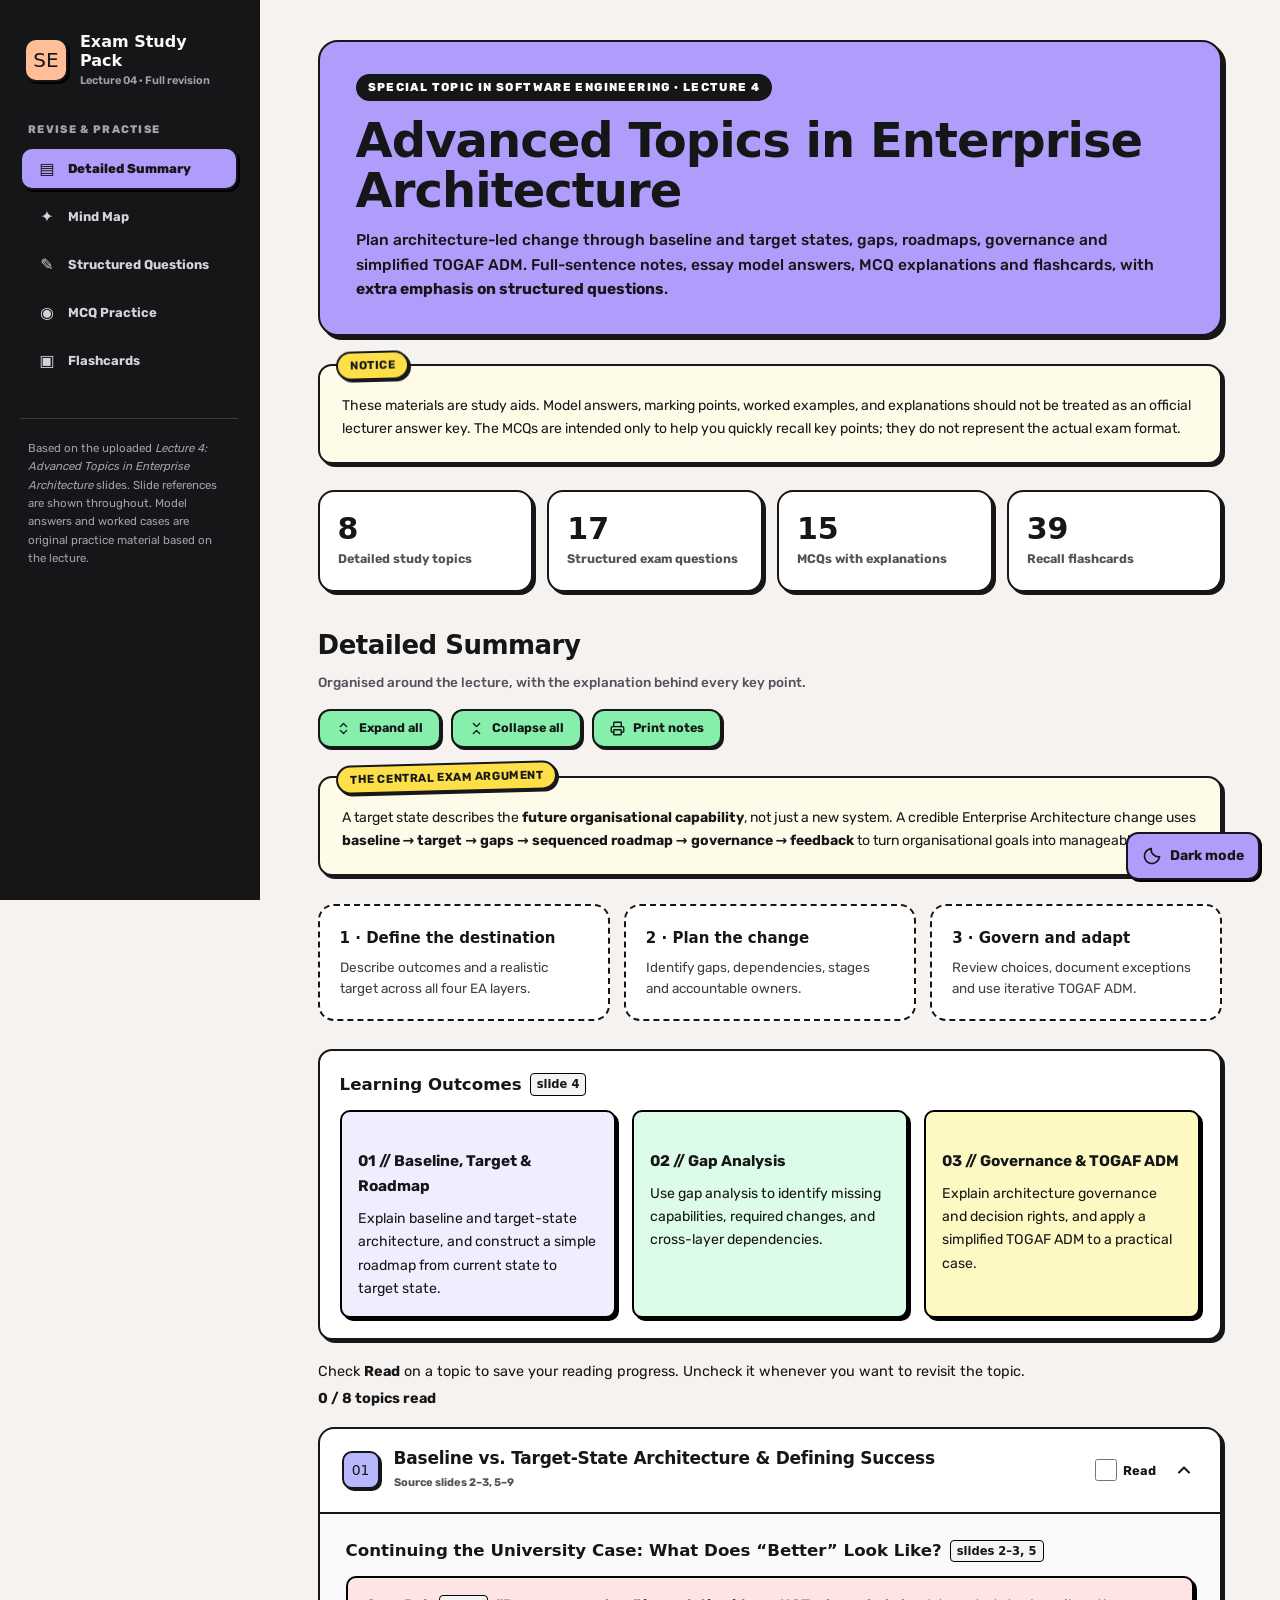
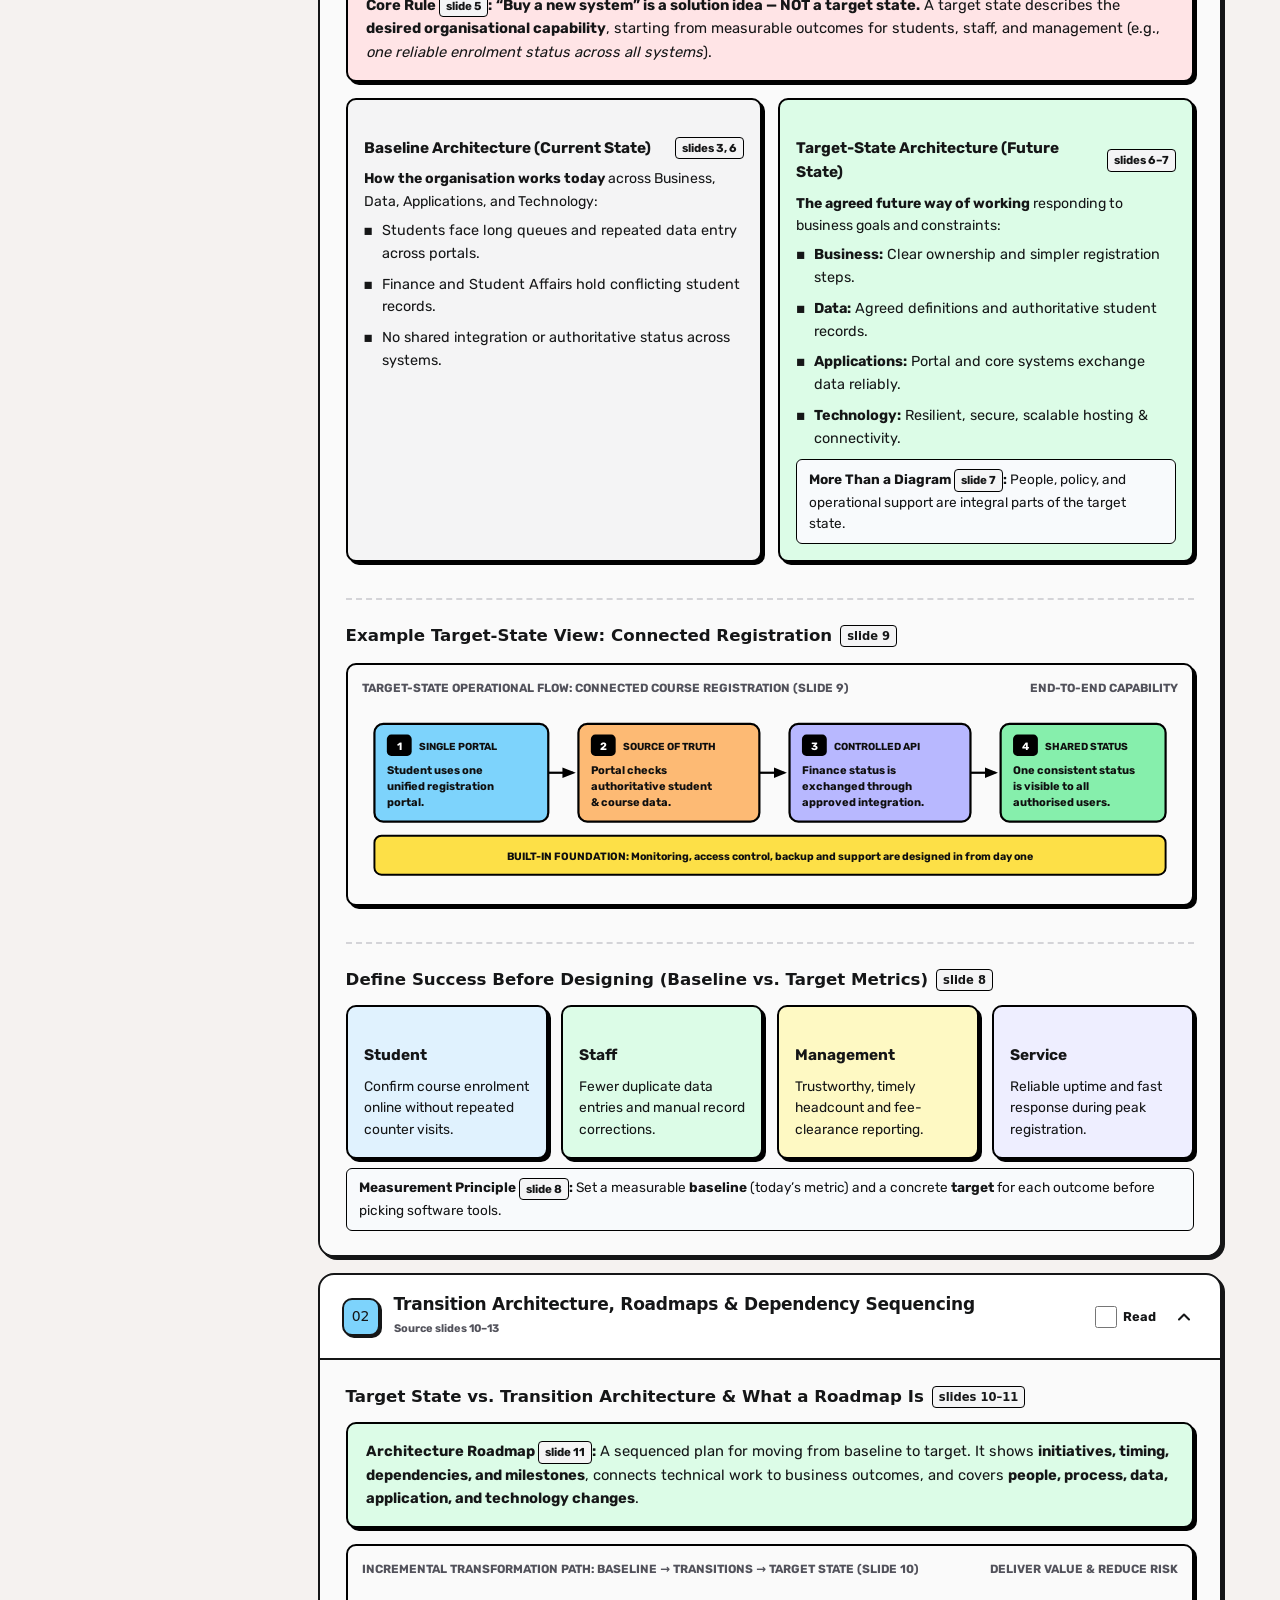
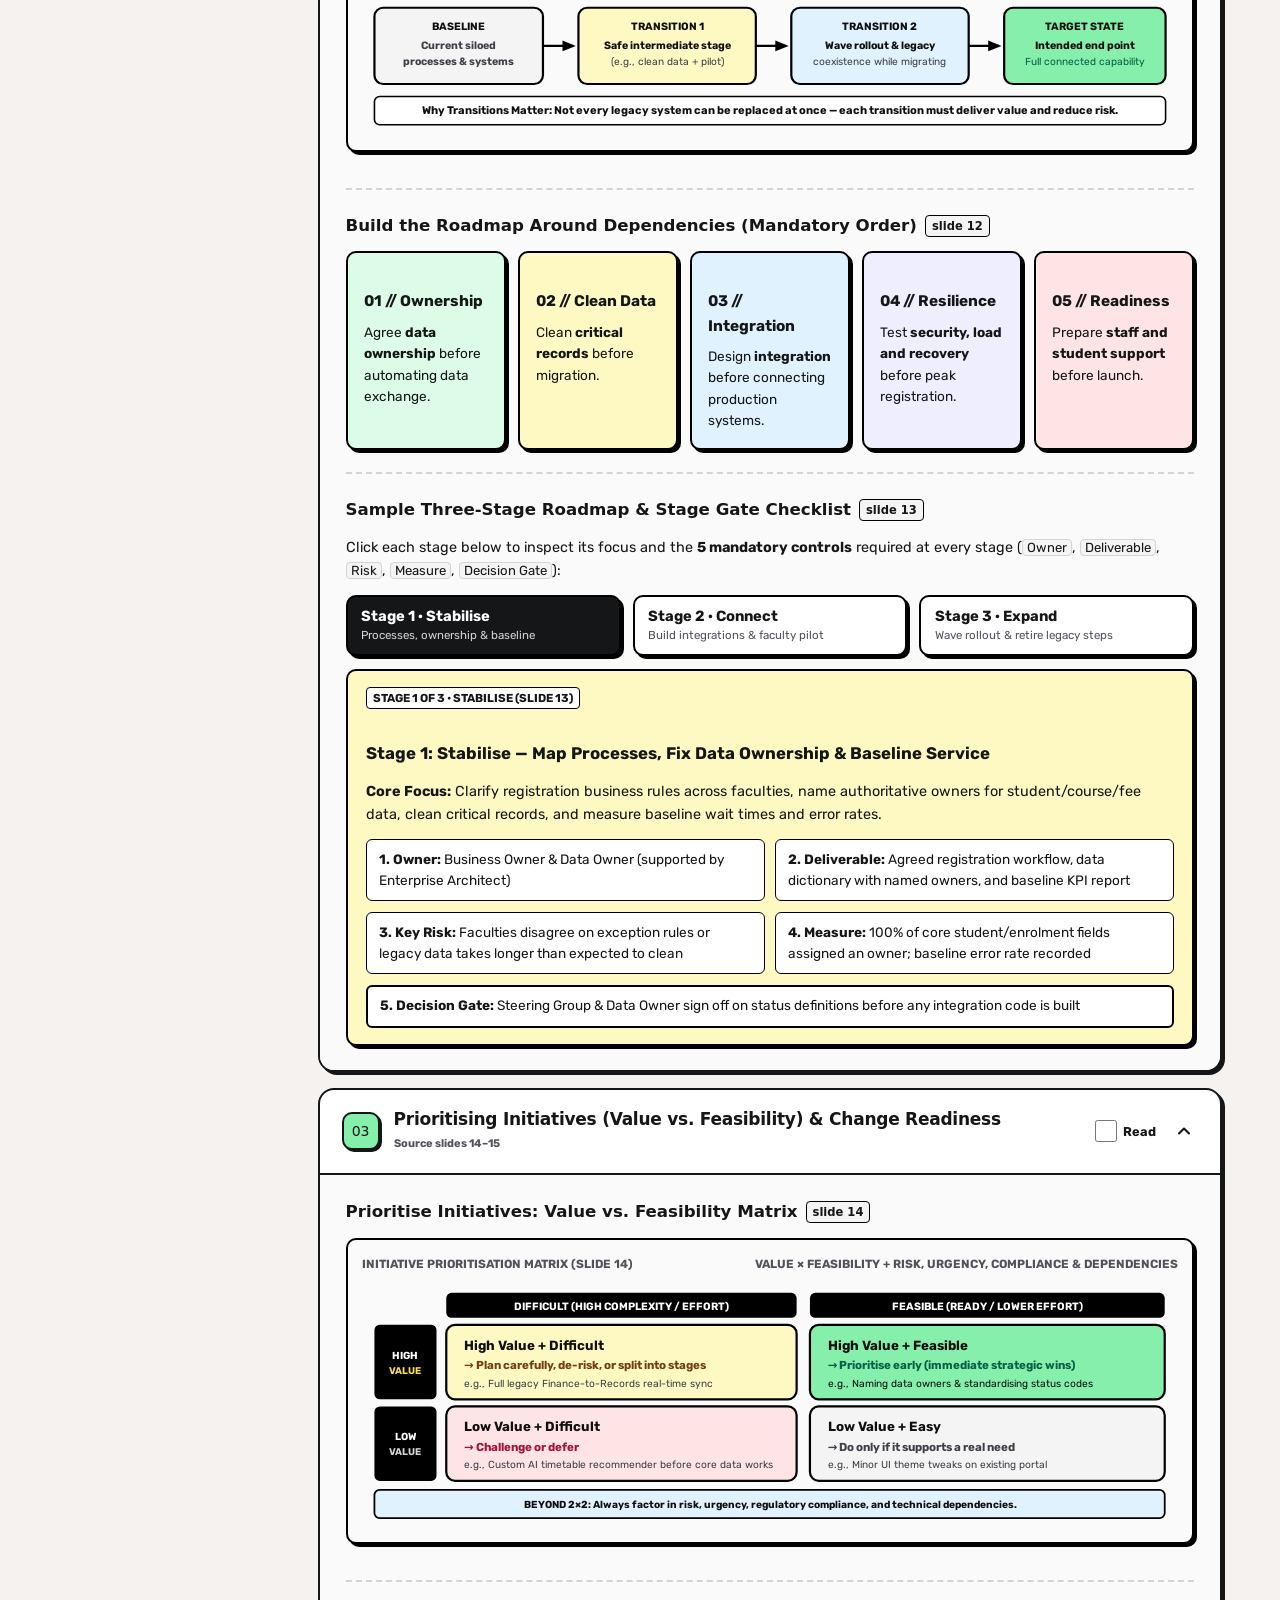
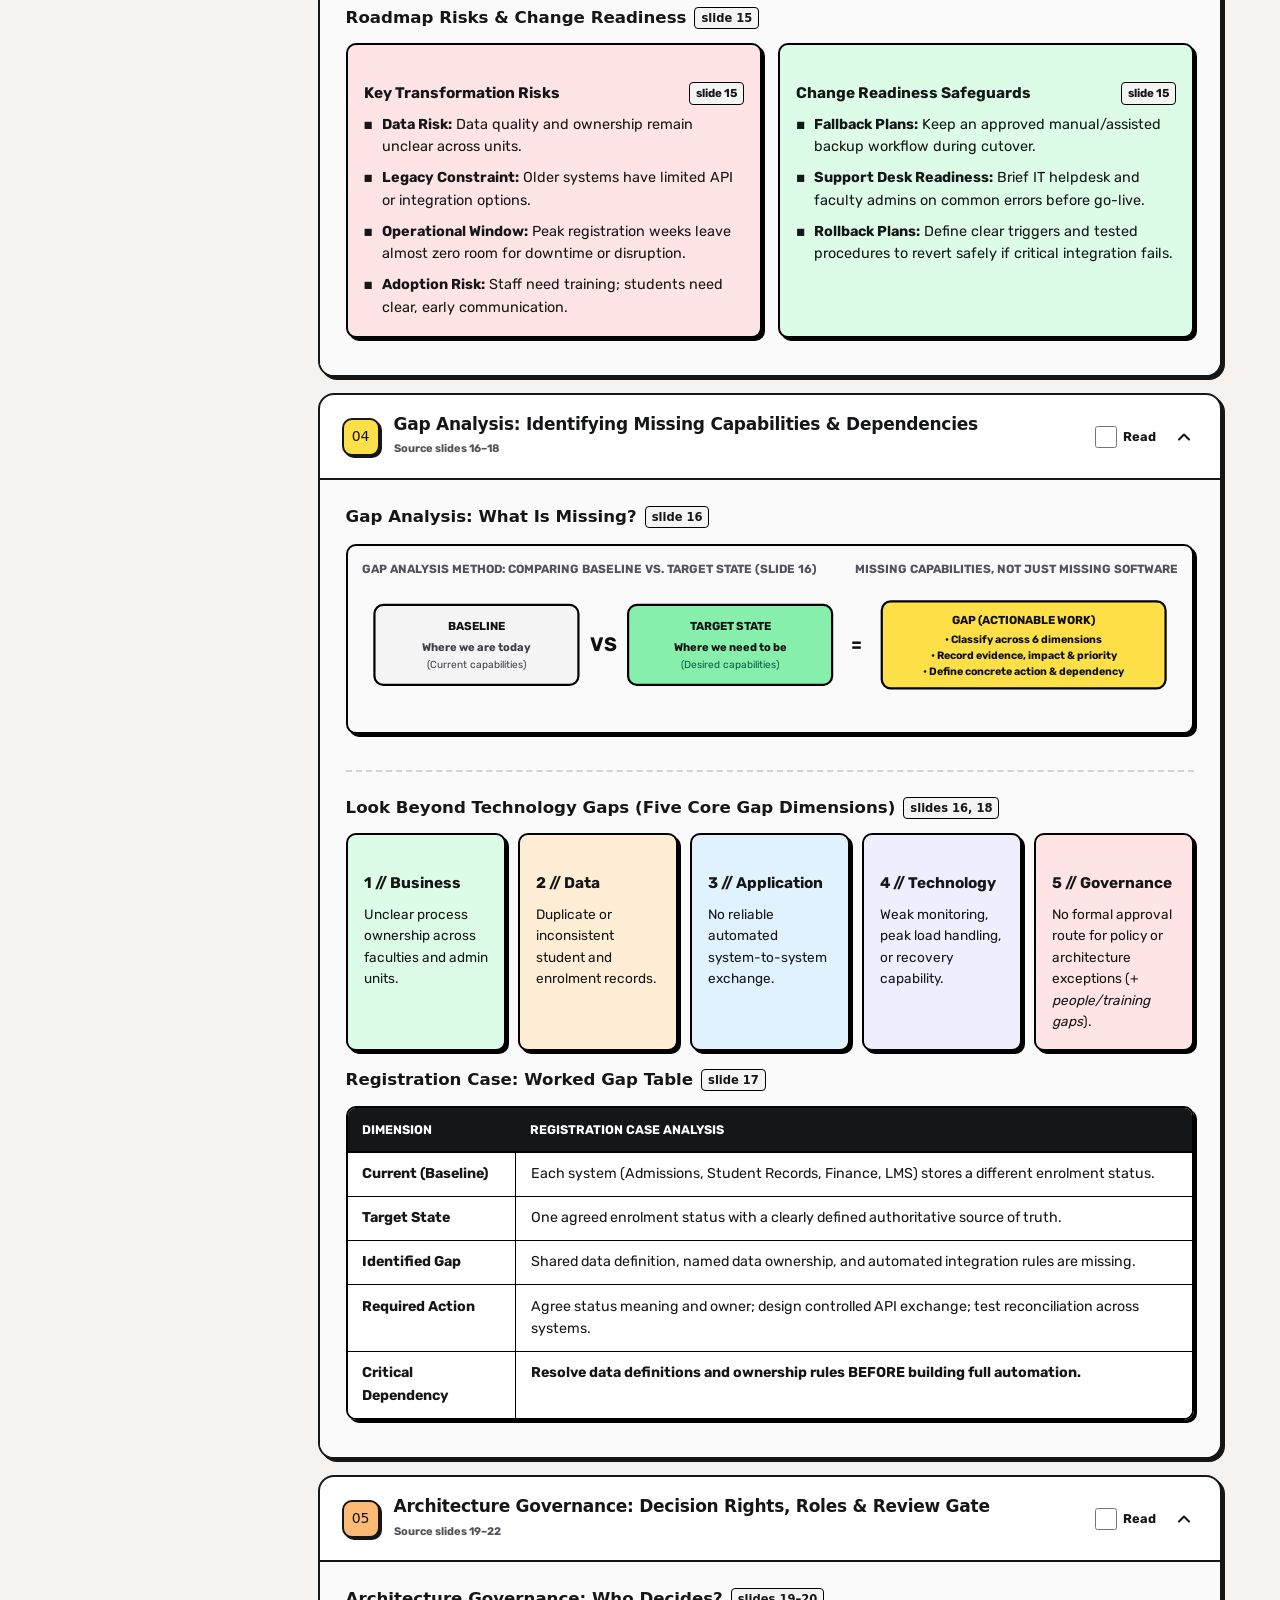
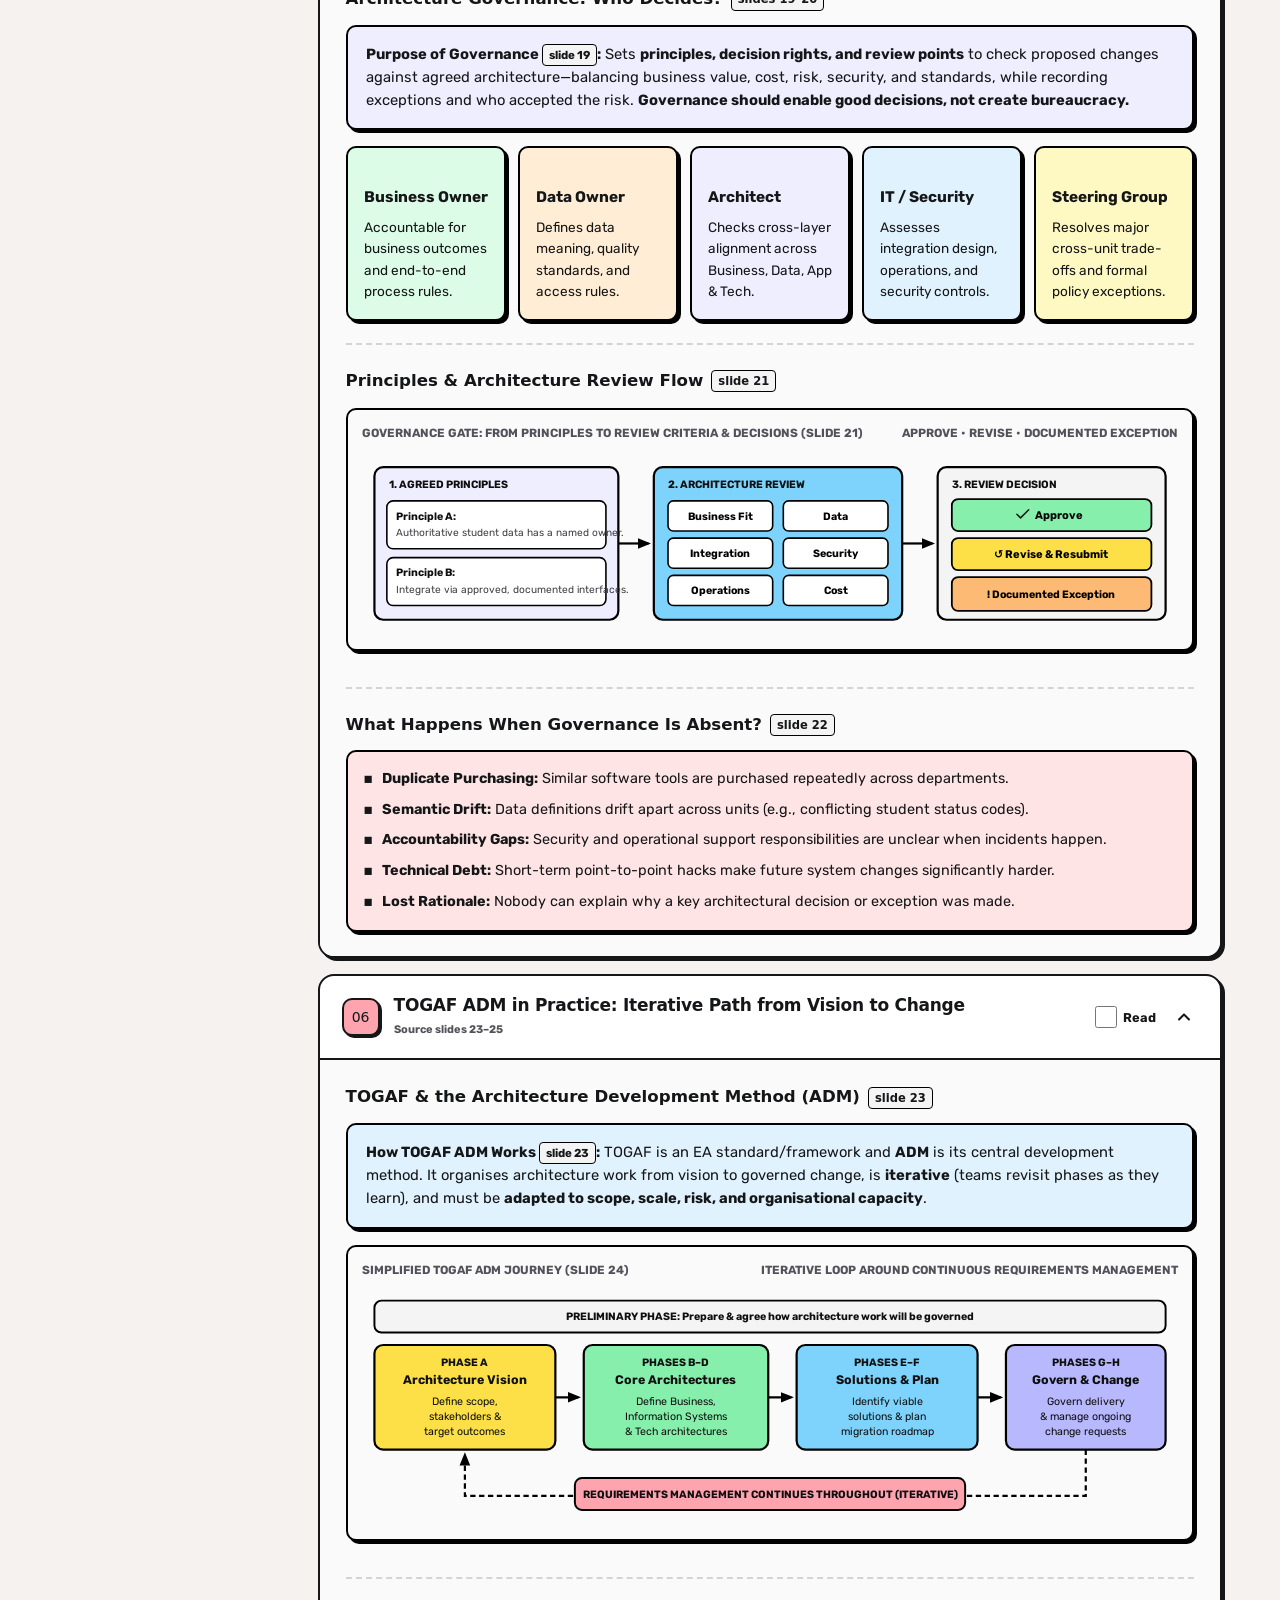
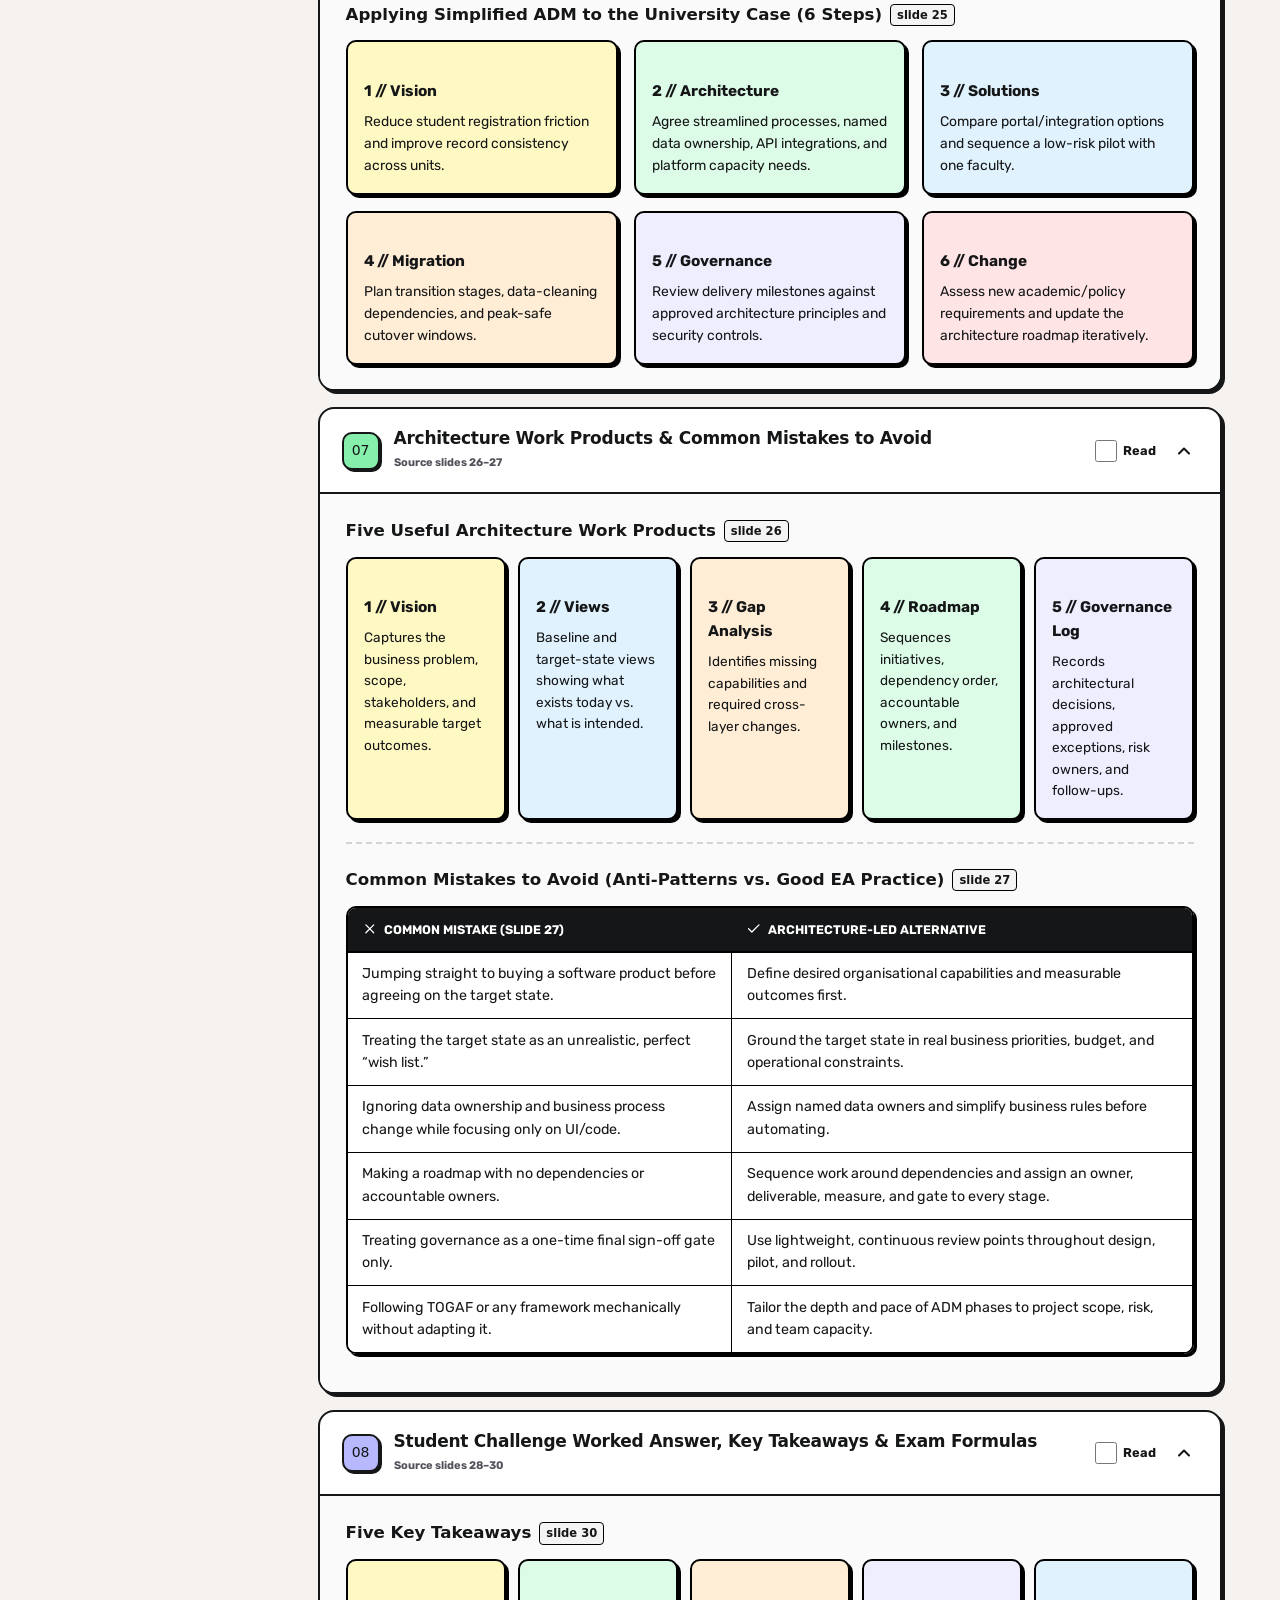
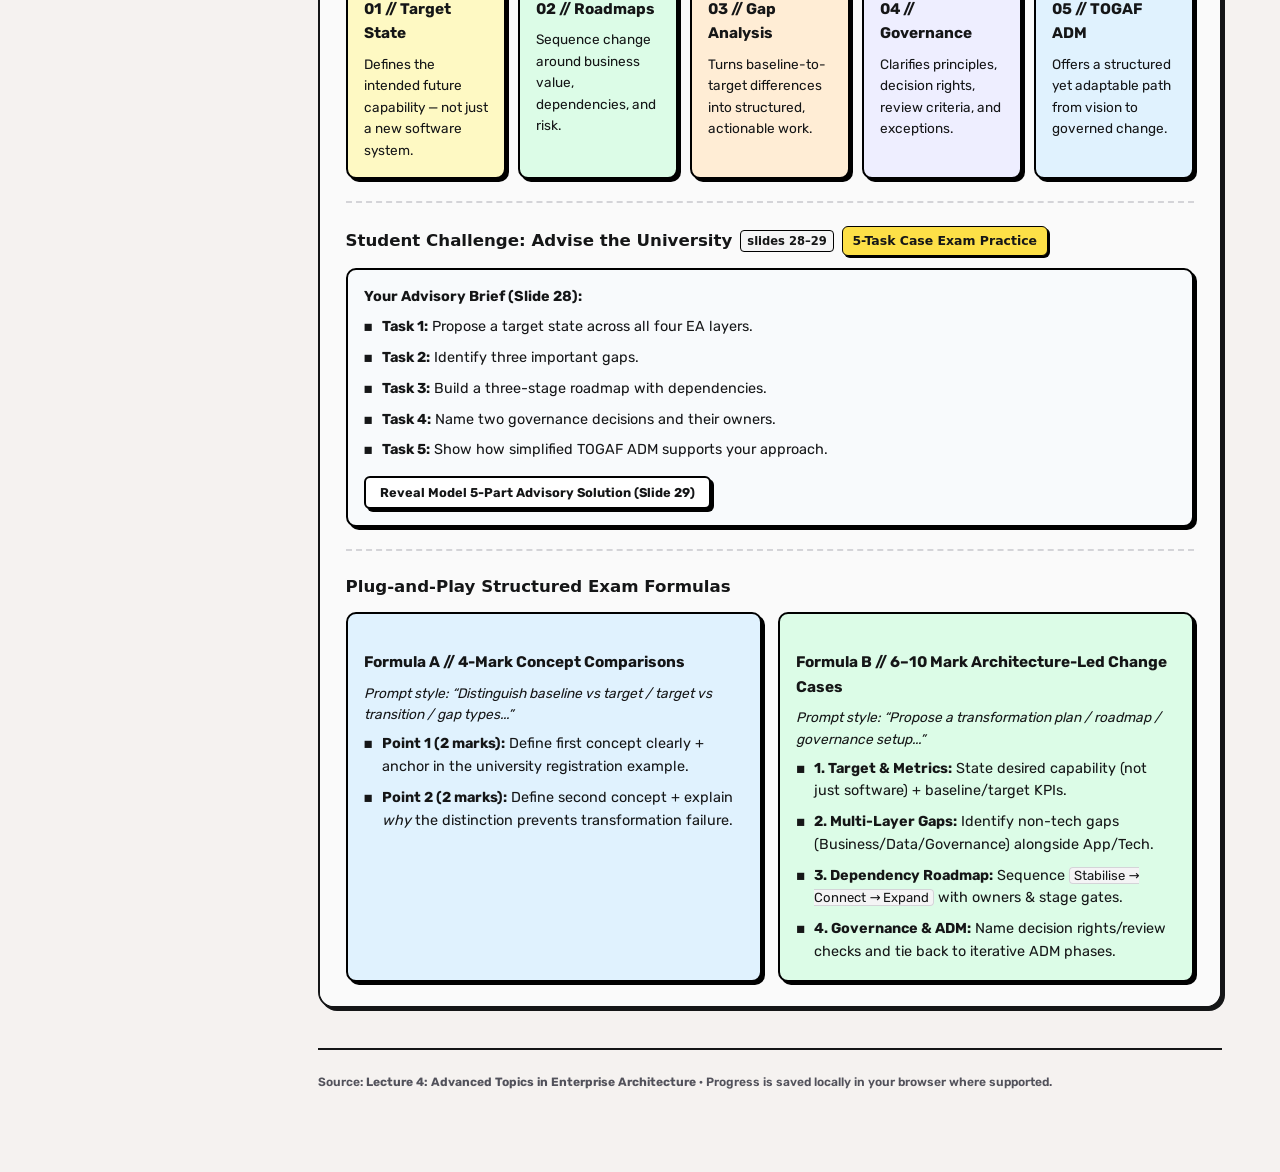
<file: lectures/lecture-4.html>
<!DOCTYPE html>
<html lang="en">
<head>
<meta charset="UTF-8"/>
<meta name="viewport" content="width=device-width,initial-scale=1.0"/>
<meta name="color-scheme" content="light"/>
<title>Lecture 4 • Advanced Topics in Enterprise Architecture | Exam Study Pack</title>
<meta name="description" content="Revise BITP 3423 with detailed summaries, mind maps, structured questions, MCQ practice and flashcards for Special Topic in Software Engineering.">
<meta property="og:type" content="website">
<meta property="og:site_name" content="Study4BITP3423">
<meta property="og:locale" content="en_MY">
<meta property="og:title" content="Lecture 4 • Advanced Topics in Enterprise Architecture | Exam Study Pack">
<meta property="og:description" content="Revise BITP 3423 with detailed summaries, mind maps, structured questions, MCQ practice and flashcards for Special Topic in Software Engineering.">
<meta property="og:url" content="https://study4bitp3423.pages.dev/lectures/lecture-4.html">
<meta property="og:image" content="https://study4bitp3423.pages.dev/assets/social-preview.png">
<meta property="og:image:type" content="image/png">
<meta property="og:image:width" content="1200">
<meta property="og:image:height" content="630">
<meta property="og:image:alt" content="Study4BITP3423 Exam Study Hub: summaries, mind maps, structured questions, MCQ practice and flashcards.">
<meta name="twitter:card" content="summary_large_image">
<meta name="twitter:title" content="Lecture 4 • Advanced Topics in Enterprise Architecture | Exam Study Pack">
<meta name="twitter:description" content="Revise BITP 3423 with detailed summaries, mind maps, structured questions, MCQ practice and flashcards for Special Topic in Software Engineering.">
<meta name="twitter:image" content="https://study4bitp3423.pages.dev/assets/social-preview.png">
<meta name="twitter:image:alt" content="Study4BITP3423 Exam Study Hub revision kit.">
<link rel="stylesheet" href="../css/lecture.css?v=6d2f41770cb1">
<link rel="stylesheet" href="../css/lecture-4.css?v=990a1167ad14">
<script src="../js/theme.js?v=cec9e4f7d197"></script>
<link rel="stylesheet" href="../css/floating-controls.css?v=ef9a43187056">
<link rel="stylesheet" href="../css/dark-theme.css?v=9a9a00d7c0ed">
</head>
<body>
<div class="mobile-tabs" aria-label="Study pack sections">
  <button class="tab active" data-go="summary" id="mobile-summary-tab" aria-controls="summary-section"><span class="ico">▤</span>Summary</button>
<button class="tab" data-go="mind" id="mobile-mind-tab" aria-controls="mind-section"><span class="ico">✦</span>Mind Map</button>
  <button class="tab" data-go="essay" id="mobile-essay-tab" aria-controls="essay-section"><span class="ico">✎</span>Structured Practice</button>
  <button class="tab" data-go="mcq" id="mobile-mcq-tab" aria-controls="mcq-section"><span class="ico">◉</span>MCQ Practice</button>
  <button class="tab" data-go="flash" id="mobile-flash-tab" aria-controls="flash-section"><span class="ico">▣</span>Flashcards</button>
</div>
<div class="app">
<aside class="sidebar">
 <div class="brand"><div class="mark">SE</div><div><b>Exam Study Pack</b><small>Lecture 04 · Full revision</small></div></div>
 <div class="nav-label">Revise & practise</div>
 <button class="tab active" data-go="summary" id="sidebar-summary-tab" aria-controls="summary-section"><span class="ico">▤</span>Detailed Summary</button>
<button class="tab" data-go="mind" id="sidebar-mind-tab" aria-controls="mind-section"><span class="ico">✦</span>Mind Map</button>
 <button class="tab" data-go="essay" id="sidebar-essay-tab" aria-controls="essay-section"><span class="ico">✎</span>Structured Questions</button>
 <button class="tab" data-go="mcq" id="sidebar-mcq-tab" aria-controls="mcq-section"><span class="ico">◉</span>MCQ Practice</button>
 <button class="tab" data-go="flash" id="sidebar-flash-tab" aria-controls="flash-section"><span class="ico">▣</span>Flashcards</button>
 <div class="side-foot">Based on the uploaded <em>Lecture 4: Advanced Topics in Enterprise Architecture</em> slides. Slide references are shown throughout. Model answers and worked cases are original practice material based on the lecture.</div>
</aside>
<main>
<section class="main-section active" id="summary-section">
<header class="hero"><div class="eyebrow">Special Topic in Software Engineering · Lecture 4</div><h1>Advanced Topics in Enterprise Architecture</h1><p>Plan architecture-led change through baseline and target states, gaps, roadmaps, governance and simplified TOGAF ADM. Full-sentence notes, essay model answers, MCQ explanations and flashcards, with <strong>extra emphasis on structured questions</strong>.</p></header>
<aside class="study-notice" role="note" aria-labelledby="study-notice-title">
<strong id="study-notice-title">Notice</strong>
<p>These materials are study aids. Model answers, marking points, worked examples, and explanations should not be treated as an official lecturer answer key. The MCQs are intended only to help you quickly recall key points; they do not represent the actual exam format.</p>
</aside>
<div class="metric-row"><div class="metric"><strong id="topicCount">8</strong><span>Detailed study topics</span></div><div class="metric"><strong id="essayCount">17</strong><span>Structured exam questions</span></div><div class="metric"><strong id="mcqCount">15</strong><span>MCQs with explanations</span></div><div class="metric"><strong id="flashCount">39</strong><span>Recall flashcards</span></div></div>
 <div class="section-head"><div><h2>Detailed Summary</h2><p>Organised around the lecture, with the explanation behind every key point.</p></div><div class="tool-row"><button class="btn" id="expand-all"><svg class="lucide" xmlns="http://www.w3.org/2000/svg" width="15" height="15" viewBox="0 0 24 24" fill="none" stroke="currentColor" stroke-width="2.5" stroke-linecap="round" stroke-linejoin="round" aria-hidden="true"><path d="m7 15 5 5 5-5"/><path d="m7 9 5-5 5 5"/></svg><span>Expand all</span></button><button class="btn" id="collapse-all"><svg class="lucide" xmlns="http://www.w3.org/2000/svg" width="15" height="15" viewBox="0 0 24 24" fill="none" stroke="currentColor" stroke-width="2.5" stroke-linecap="round" stroke-linejoin="round" aria-hidden="true"><path d="m7 20 5-5 5 5"/><path d="m7 4 5 5 5-5"/></svg><span>Collapse all</span></button><button class="btn" id="print-summary"><svg class="lucide" xmlns="http://www.w3.org/2000/svg" width="15" height="15" viewBox="0 0 24 24" fill="none" stroke="currentColor" stroke-width="2" stroke-linecap="round" stroke-linejoin="round" aria-hidden="true"><path d="M6 18H4a2 2 0 0 1-2-2v-5a2 2 0 0 1 2-2h16a2 2 0 0 1 2 2v5a2 2 0 0 1-2 2h-2"/><path d="M6 9V3a1 1 0 0 1 1-1h10a1 1 0 0 1 1 1v6"/><rect x="6" y="14" width="12" height="8" rx="1"/></svg><span>Print notes</span></button></div></div>
 <div class="callout"><b>The central exam argument</b><p>A target state describes the <strong>future organisational capability</strong>, not just a new system. A credible Enterprise Architecture change uses <strong>baseline → target → gaps → sequenced roadmap → governance → feedback</strong> to turn organisational goals into manageable work.</p></div>
 <div class="steps"><div class="step"><b>1 · Define the destination</b><p>Describe outcomes and a realistic target across all four EA layers.</p></div><div class="step"><b>2 · Plan the change</b><p>Identify gaps, dependencies, stages and accountable owners.</p></div><div class="step"><b>3 · Govern and adapt</b><p>Review choices, document exceptions and use iterative TOGAF ADM.</p></div></div>
 <aside class="lecture-four-summary learning-outcomes" aria-labelledby="lecture4-outcomes-heading">
        <h2 class="nb-subhead" id="lecture4-outcomes-heading">Learning Outcomes <span class="slide-ref">slide 4</span></h2>
        <div class="nb-grid-3">
          <div class="nb-mini" style="background: var(--study-surface-lavender, #eeeeff);">
            <h4><span>01 // Baseline, Target &amp; Roadmap</span></h4>
            <p style="font-size: 0.88rem;">Explain baseline and target-state architecture, and construct a simple roadmap from current state to target state.</p>
          </div>
          <div class="nb-mini" style="background: var(--study-surface-mint, #dcfce7);">
            <h4><span>02 // Gap Analysis</span></h4>
            <p style="font-size: 0.88rem;">Use gap analysis to identify missing capabilities, required changes, and cross-layer dependencies.</p>
          </div>
          <div class="nb-mini" style="background: var(--study-surface-yellow, #fef9c3);">
            <h4><span>03 // Governance &amp; TOGAF ADM</span></h4>
            <p style="font-size: 0.88rem;">Explain architecture governance and decision rights, and apply a simplified TOGAF ADM to a practical case.</p>
          </div>
        </div>
      </aside>
<p class="reading-hint">Check <strong>Read</strong> on a topic to save your reading progress. Uncheck it whenever you want to revisit the topic.</p>
<p class="reading-progress" id="reading-progress" role="status" aria-live="polite"></p>
<div id="summary-list" class="lecture-four-summary"></div>
</section>
<section class="main-section" id="mind-section" aria-labelledby="mind-heading">
  <div class="section-head"><div><h2 id="mind-heading">Mind Map &middot; Interactive Recall</h2><p>Explore target architecture, roadmaps, gap analysis, governance and TOGAF ADM. Select a node for its slide points and exam tips.</p></div></div>
  <iframe loading="lazy" class="lecture-four-mind-frame" src="lecture-4-mind-map.html" title="Lecture 4 interactive mind map: Advanced Topics in Enterprise Architecture"></iframe>
</section>
<section class="main-section" id="essay-section">
 <div class="section-head"><div><h2>Structured Exam Practice</h2><p>Past-paper style: a short scenario, numbered subquestions and specific mark allocations. Answer point-by-point, not as a long essay.</p></div><div class="tool-row"><button class="btn" id="print-questions"><svg class="lucide" xmlns="http://www.w3.org/2000/svg" width="15" height="15" viewBox="0 0 24 24" fill="none" stroke="currentColor" stroke-width="2" stroke-linecap="round" stroke-linejoin="round" aria-hidden="true"><path d="M6 18H4a2 2 0 0 1-2-2v-5a2 2 0 0 1 2-2h16a2 2 0 0 1 2 2v5a2 2 0 0 1-2 2h-2"/><path d="M6 9V3a1 1 0 0 1 1-1h10a1 1 0 0 1 1 1v6"/><rect x="6" y="14" width="12" height="8" rx="1"/></svg><span>Print questions</span></button><button class="btn" id="print-answers"><svg class="lucide" xmlns="http://www.w3.org/2000/svg" width="15" height="15" viewBox="0 0 24 24" fill="none" stroke="currentColor" stroke-width="2" stroke-linecap="round" stroke-linejoin="round" aria-hidden="true"><path d="M6 18H4a2 2 0 0 1-2-2v-5a2 2 0 0 1 2-2h16a2 2 0 0 1 2 2v5a2 2 0 0 1-2 2h-2"/><path d="M6 9V3a1 1 0 0 1 1-1h10a1 1 0 0 1 1 1v6"/><rect x="6" y="14" width="12" height="8" rx="1"/></svg><span>Print answer pack</span></button></div></div>
 <div class="exam-key"><div><b>PART A</b><strong>15 structured questions</strong><span>Three practice sets of five questions. Each question: 10 marks, split into (a) and (b).</span></div><div><b>PART B</b><strong>2 extended case studies</strong><span>Each case: 25 marks with specific (a), (b) and (c) tasks.</span></div></div>
 <div class="callout"><b>How to answer a structured question</b><p>Check the command word (<strong>state, identify, explain, discuss, justify</strong>), the number of items requested and the allocated marks. For <strong>4 marks</strong>, aim for two distinct explained points; for <strong>6 marks</strong>, explain three. For a case study, use the facts in the scenario. The suggested full answers, marking points and mark allocations are practice aids, not official answer schemes.</p></div>
 <div class="filters"><input class="search" id="essay-search" placeholder="Search structured questions or topics..." aria-label="Search structured questions"/><select id="essay-topic" aria-label="Filter topic"><option value="all">All topics</option></select><select id="essay-kind" aria-label="Filter exam section"><option value="all">Part A + Part B</option></select><select id="exam-set" aria-label="Filter practice set"><option value="all">All practice sets</option><option value="Set 1">Set 1 · Q1–Q5</option><option value="Set 2">Set 2 · Q1–Q5</option><option value="Set 3">Set 3 · Q1–Q5</option><option value="Case studies">Case studies</option></select><span class="count" id="essay-filter-count"></span></div>
 <div id="essay-list"></div>
</section>
<section class="main-section" id="mcq-section">
 <div class="section-head"><div><h2>MCQ Practice</h2><p>A smaller test of key distinctions. Select an answer to see immediate feedback and reasoning.</p></div><button class="btn" id="mcq-reset"><svg class="lucide" xmlns="http://www.w3.org/2000/svg" width="15" height="15" viewBox="0 0 24 24" fill="none" stroke="currentColor" stroke-width="2.5" stroke-linecap="round" stroke-linejoin="round" aria-hidden="true"><path d="M3 12a9 9 0 1 0 9-9 9.75 9.75 0 0 0-6.74 2.74L3 8"/><path d="M3 3v5h5"/></svg><span>Reset MCQ answers</span></button></div>
 <div id="quiz-summary" class="quiz-summary"></div>
 <div id="mcq-list"></div>
</section>
<section class="main-section" id="flash-section">
 <div class="section-head"><div><h2>Flashcards</h2><p>Active recall for definitions, comparisons, practical decisions and lecture key takeaways.</p></div><div class="tool-row"><button class="btn" id="flash-shuffle"><svg class="lucide" xmlns="http://www.w3.org/2000/svg" width="15" height="15" viewBox="0 0 24 24" fill="none" stroke="currentColor" stroke-width="2.2" stroke-linecap="round" stroke-linejoin="round" aria-hidden="true"><path d="M2 18h1.4c1.3 0 2.5-.6 3.3-1.7l6.1-8.6c.7-1.1 2-1.7 3.3-1.7H22"/><path d="m18 2 4 4-4 4"/><path d="M2 6h1.9c1.5 0 2.9.9 3.6 2.2"/><path d="M22 18h-5.9c-1.3 0-2.6-.7-3.3-1.8l-.5-.8"/><path d="m18 14 4 4-4 4"/></svg><span>Shuffle</span></button><button class="btn" id="flash-missed"><svg class="lucide" xmlns="http://www.w3.org/2000/svg" width="15" height="15" viewBox="0 0 24 24" fill="none" stroke="currentColor" stroke-width="2.5" stroke-linecap="round" stroke-linejoin="round" aria-hidden="true"><path d="M3 12a9 9 0 1 0 9-9 9.75 9.75 0 0 0-6.74 2.74L3 8"/><path d="M3 3v5h5"/></svg><span>Review missed</span></button><button class="btn" id="flash-all"><svg class="lucide" xmlns="http://www.w3.org/2000/svg" width="15" height="15" viewBox="0 0 24 24" fill="none" stroke="currentColor" stroke-width="2" stroke-linecap="round" stroke-linejoin="round" aria-hidden="true"><path d="M2.062 12.348a1 1 0 0 1 0-.696 10.75 10.75 0 0 1 19.876 0 1 1 0 .696 10.75 10.75 0 0 1-19.876 0"/><circle cx="12" cy="12" r="3"/></svg><span>Show all</span></button></div></div>
 <div class="callout"><b>Best practice</b><p>Read the question, <strong>answer aloud in a full sentence</strong>, then flip the card. Mark “Know it” or “Need practice” to track which concepts require further revision. Press ← / → to move between cards.</p></div>
 <div class="flash-status"><span id="flash-number"></span><span id="flash-source"></span><span id="flash-progress"></span></div>
 <div id="study-card" class="study-card" role="button" tabindex="0" aria-label="Tap to reveal flashcard answer"><div class="study-flipper"><div class="card-face front"><div class="flash-kicker">QUESTION</div><div class="flash-text" id="flash-front"></div><div class="flash-sub">Tap or click to flip</div></div><div class="card-face back"><div class="flash-kicker">ANSWER</div><div class="flash-text" id="flash-back"></div><div class="flash-sub">Say it in your own words</div></div></div></div>
 <div class="progress-bar"><span id="flash-bar" style="width:0%"></span></div>
 <div class="flash-controls"><button class="btn" id="flash-prev"><svg class="lucide" xmlns="http://www.w3.org/2000/svg" width="15" height="15" viewBox="0 0 24 24" fill="none" stroke="currentColor" stroke-width="2.5" stroke-linecap="round" stroke-linejoin="round" aria-hidden="true"><path d="m12 19-7-7 7-7"/><path d="M19 12H5"/></svg><span>Previous</span></button><button class="btn warn" id="flash-again"><svg class="lucide" xmlns="http://www.w3.org/2000/svg" width="15" height="15" viewBox="0 0 24 24" fill="none" stroke="currentColor" stroke-width="2.5" stroke-linecap="round" stroke-linejoin="round" aria-hidden="true"><path d="M18 6 6 18"/><path d="m6 6 12 12"/></svg><span>Need practice</span></button><button class="btn success" id="flash-know"><span>Know it</span><svg class="lucide" xmlns="http://www.w3.org/2000/svg" width="16" height="16" viewBox="0 0 24 24" fill="none" stroke="currentColor" stroke-width="3" stroke-linecap="round" stroke-linejoin="round" aria-hidden="true"><path d="M20 6 9 17l-5-5"/></svg></button><button class="btn" id="flash-next"><span>Next</span><svg class="lucide" xmlns="http://www.w3.org/2000/svg" width="15" height="15" viewBox="0 0 24 24" fill="none" stroke="currentColor" stroke-width="2.5" stroke-linecap="round" stroke-linejoin="round" aria-hidden="true"><path d="M5 12h14"/><path d="m12 5 7 7-7 7"/></svg></button></div>
</section>
<footer class="page-foot">Source: <strong>Lecture 4: Advanced Topics in Enterprise Architecture</strong> · Progress is saved locally in your browser where supported.</footer>
</main></div>
<script src="../js/lecture.js?v=7aa2718a3be2"></script>
<script src="../js/lecture-4.js?v=fee433a25c16"></script>
<script src="../js/back-to-top.js?v=bc4b68ca829c"></script>
</body></html>
</file>
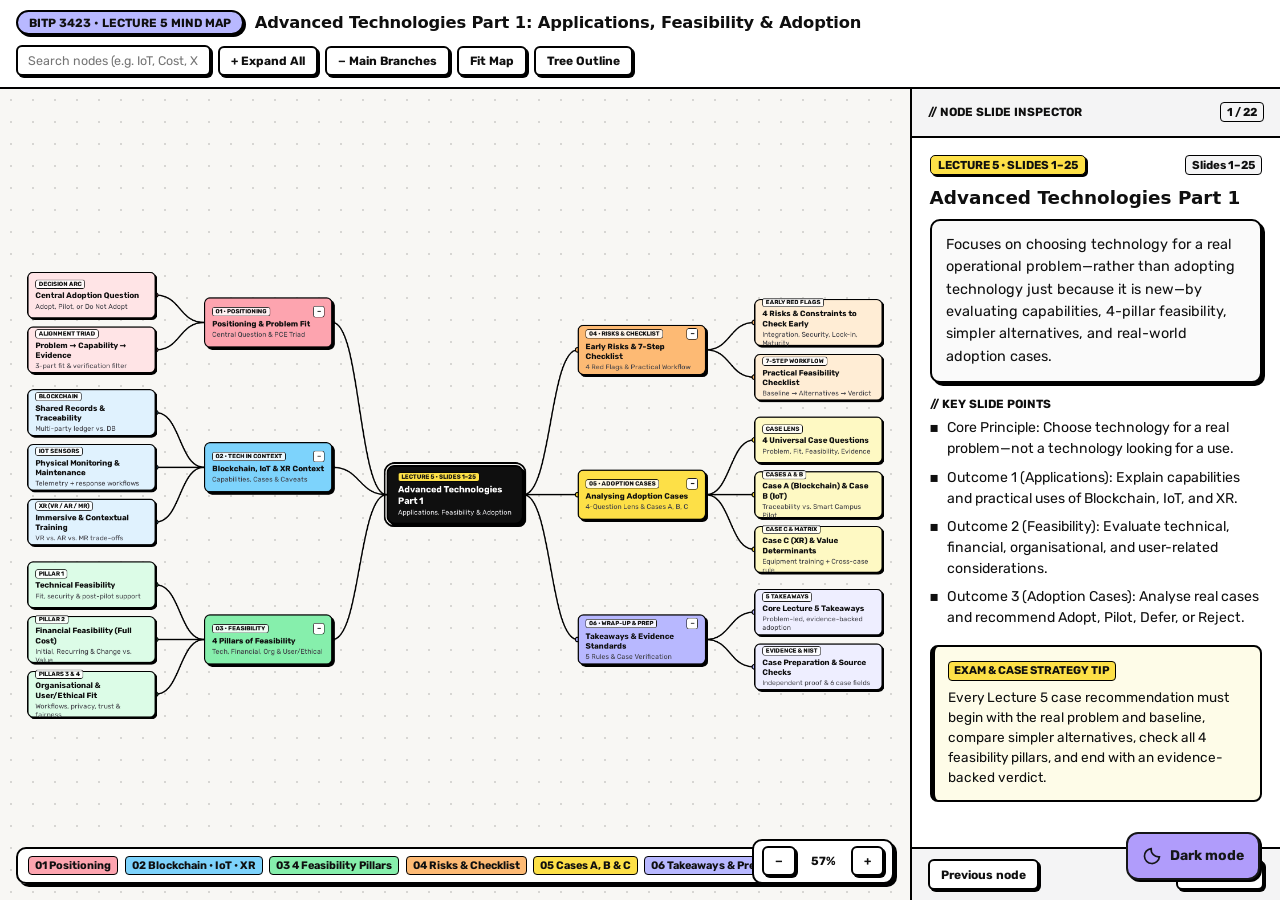
<file: lectures/lecture-5-mind-map.html>
<!DOCTYPE html>
<html lang="en" data-lecture="5">
<head>
  <meta charset="UTF-8">
  <meta name="viewport" content="width=device-width, initial-scale=1.0">
  <meta name="color-scheme" content="light">
  <title>Lecture 5 Interactive Mind Map</title>
  <link rel="stylesheet" href="../css/mind-map.css?v=00bad0da1a6d">
  <script src="../js/mind-map.js?v=b5f176217f24" defer></script>
  <script src="../js/lecture-5-mind-map.js?v=f63f67e12255" defer></script>
<script src="../js/theme.js?v=cec9e4f7d197"></script>
<link rel="stylesheet" href="../css/floating-controls.css?v=ef9a43187056">
<link rel="stylesheet" href="../css/dark-theme.css?v=9a9a00d7c0ed">
</head>
<body>
<div class="app-shell">
    <!-- TOP TOOLBAR -->
    <header class="topbar">
      <div class="brand-group">
        <span class="nb-pill">BITP 3423 • Lecture 5 Mind Map</span>
        <h1 class="topbar-title">Advanced Technologies Part 1: Applications, Feasibility &amp; Adoption</h1>
      </div>

      <div class="controls-group">
        <div class="search-wrap">
          <input
            type="text"
            id="search-input"
            class="nb-input"
            placeholder="Search nodes (e.g. IoT, Cost, XR)..."
            aria-label="Search mind map nodes"
          />
        </div>
        <button class="nb-btn" data-action="expand">+ Expand All</button>
        <button class="nb-btn" data-action="collapse">− Main Branches</button>
        <button class="nb-btn" data-action="fit">Fit Map</button>
        <button class="nb-btn" data-action="outline-open">Tree Outline</button>
      </div>
    </header>

    <!-- WORKSPACE -->
    <div class="workspace">
      <!-- INTERACTIVE CANVAS -->
      <main class="map-viewport" id="map-viewport">
        <div class="map-stage" id="map-stage">
          <svg class="map-lines" id="map-lines"></svg>
          <div id="map-nodes"></div>
        </div>

        <!-- Branch Jump Chips -->
        <div class="hud-bottom-left" aria-label="Branch quick jump">
          <span class="legend-chip" style="background:#fda4af;" data-branch="b1" role="button" tabindex="0">01 Positioning</span>
          <span class="legend-chip" style="background:#7dd3fc;" data-branch="b2" role="button" tabindex="0">02 Blockchain • IoT • XR</span>
          <span class="legend-chip" style="background:#86efac;" data-branch="b3" role="button" tabindex="0">03 4 Feasibility Pillars</span>
          <span class="legend-chip" style="background:#fdba74;" data-branch="b4" role="button" tabindex="0">04 Risks &amp; Checklist</span>
          <span class="legend-chip" style="background:#fde047;" data-branch="b5" role="button" tabindex="0">05 Cases A, B &amp; C</span>
          <span class="legend-chip" style="background:#b8b8ff;" data-branch="b6" role="button" tabindex="0">06 Takeaways &amp; Prep</span>
        </div>

        <!-- Zoom Controls -->
        <div class="hud-zoom">
          <button class="nb-btn" data-action="zoom-out" title="Zoom Out">−</button>
          <span class="zoom-readout" id="zoom-readout">100%</span>
          <button class="nb-btn" data-action="zoom-in" title="Zoom In">+</button>
        </div>
      </main>

      <!-- RIGHT NODE INSPECTOR -->
      <aside class="inspector" aria-label="Selected node details">
        <div class="inspector-header">
          <span class="inspector-label">// Node Slide Inspector</span>
          <span class="insp-slide-ref" id="insp-counter">1 / 22</span>
        </div>

        <div class="inspector-body" id="inspector-body">
          <!-- Populated dynamically -->
        </div>

        <div class="inspector-footer">
          <button class="nb-btn" data-action="previous">Previous node</button>
          <button class="nb-btn" data-action="next">Next node</button>
        </div>
      </aside>
    </div>
  </div>

  <!-- FULL TREE OUTLINE MODAL -->
  <div class="outline-overlay" id="outline-overlay" >
    <div class="outline-modal" role="dialog" aria-modal="true" aria-labelledby="outline-title" tabindex="-1">
      <div class="outline-header">
        <div>
          <span class="nb-pill" style="margin-bottom:0.35rem; display:inline-block;">BITP 3423 • Complete Branch Hierarchy</span>
          <h2 id="outline-title" style="font-size:1.25rem;">Lecture 5 Mind Map — Full Structured Tree (Slides 1–25)</h2>
        </div>
        <button class="nb-btn" data-action="outline-close">✕ Close</button>
      </div>
      <div id="outline-content"></div>
    </div>
  </div>
</body>
</html>
</file>
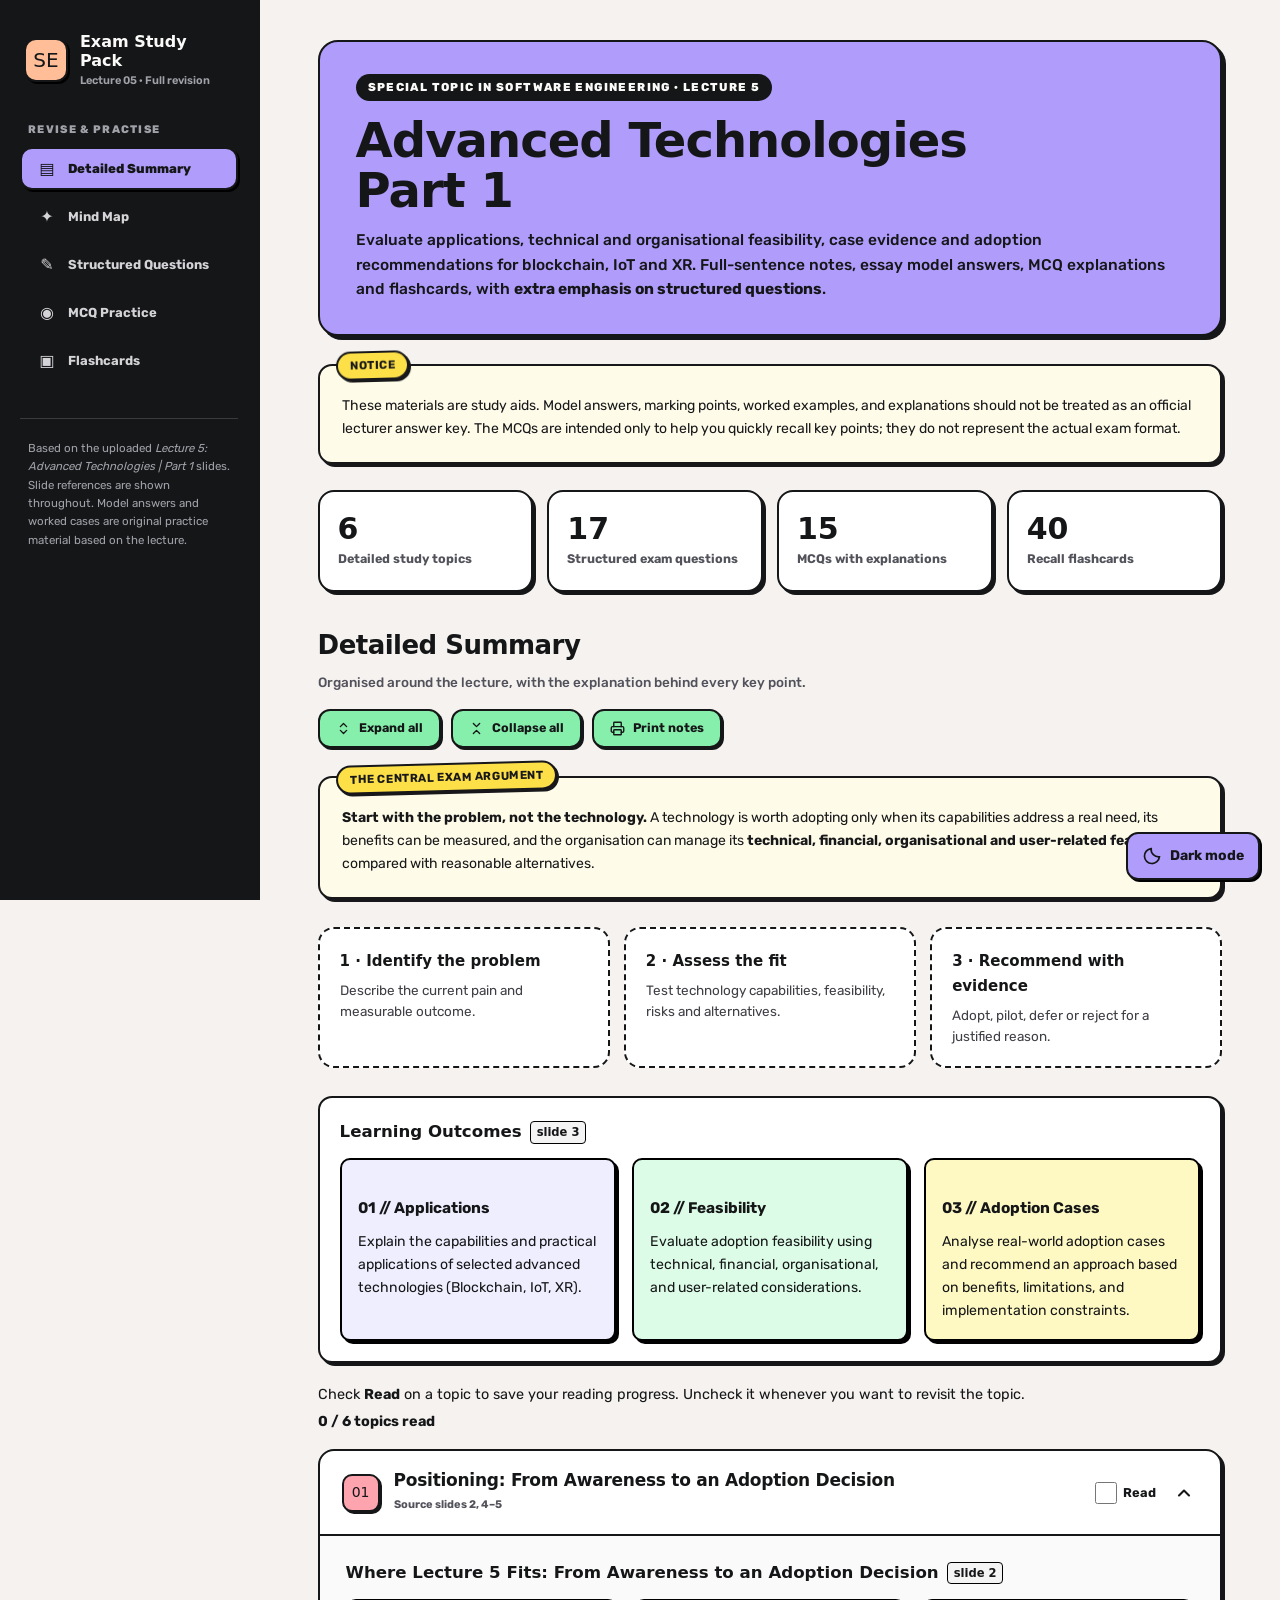
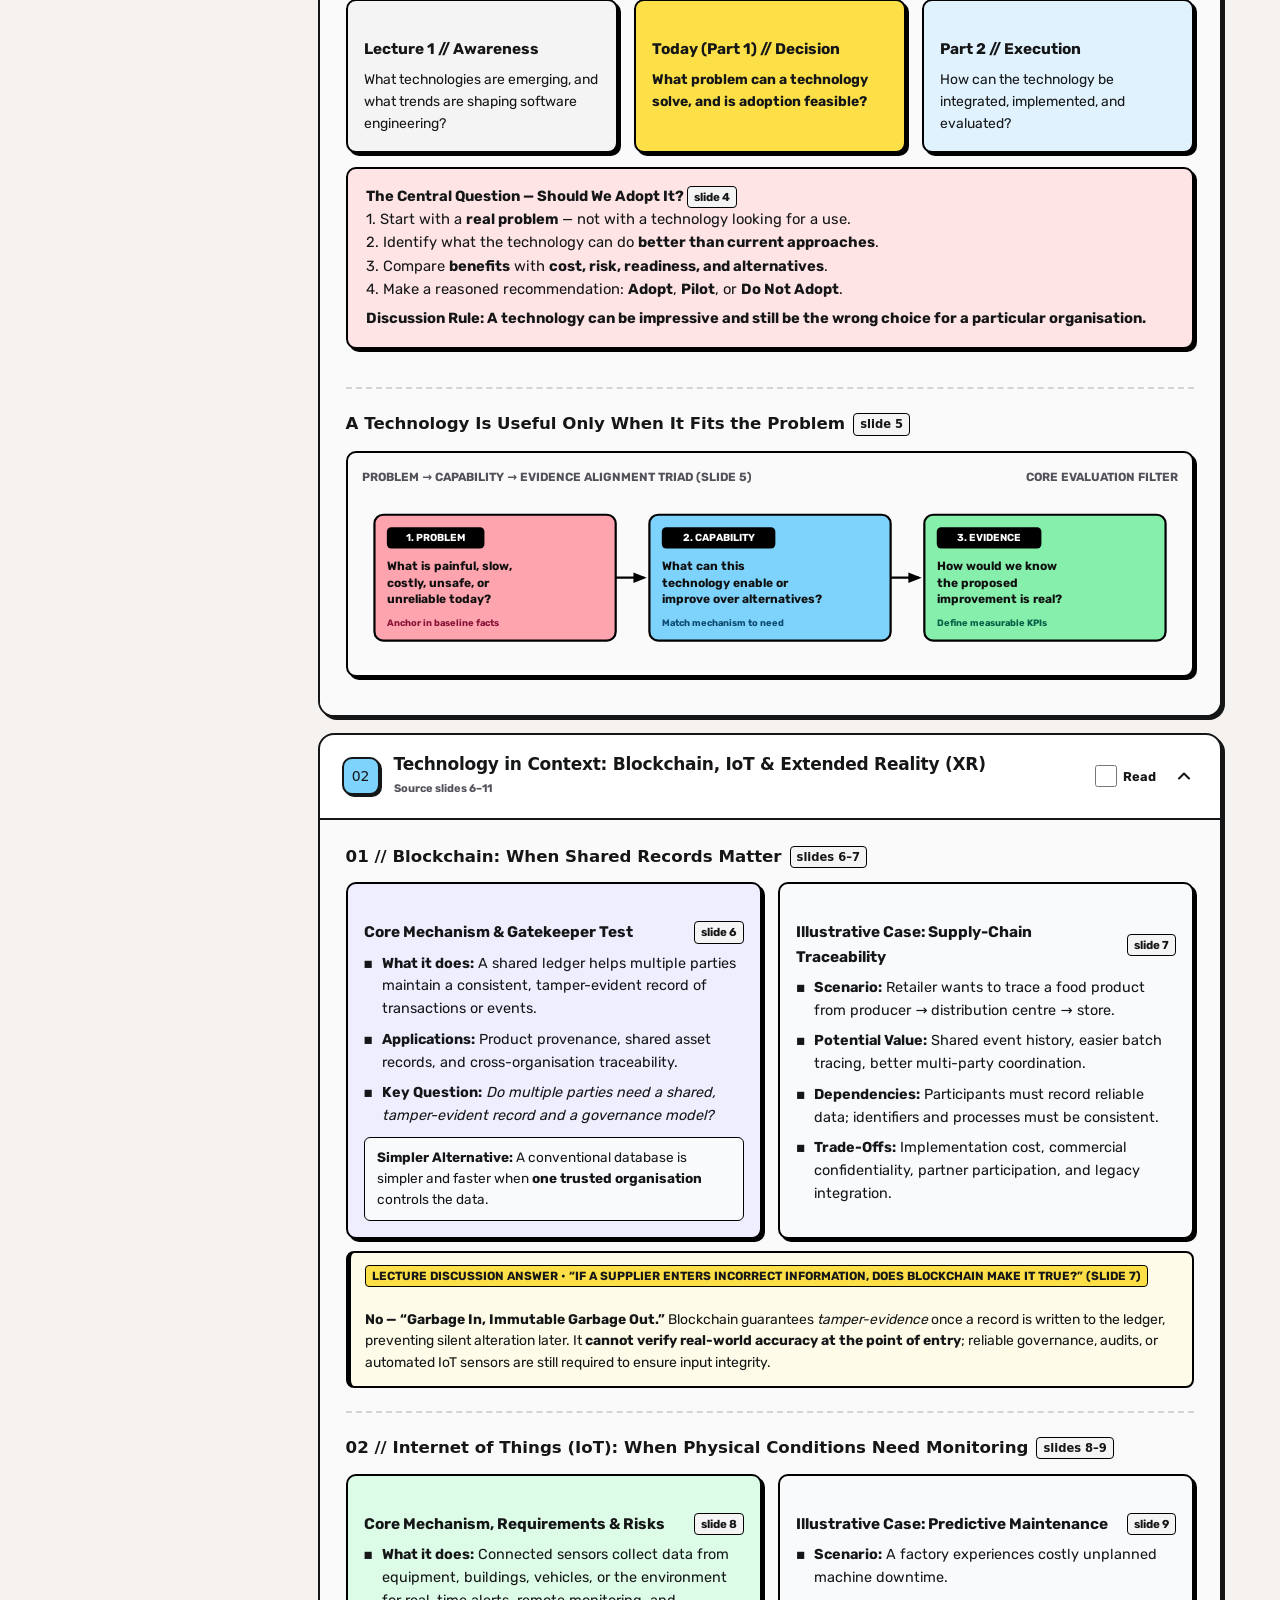
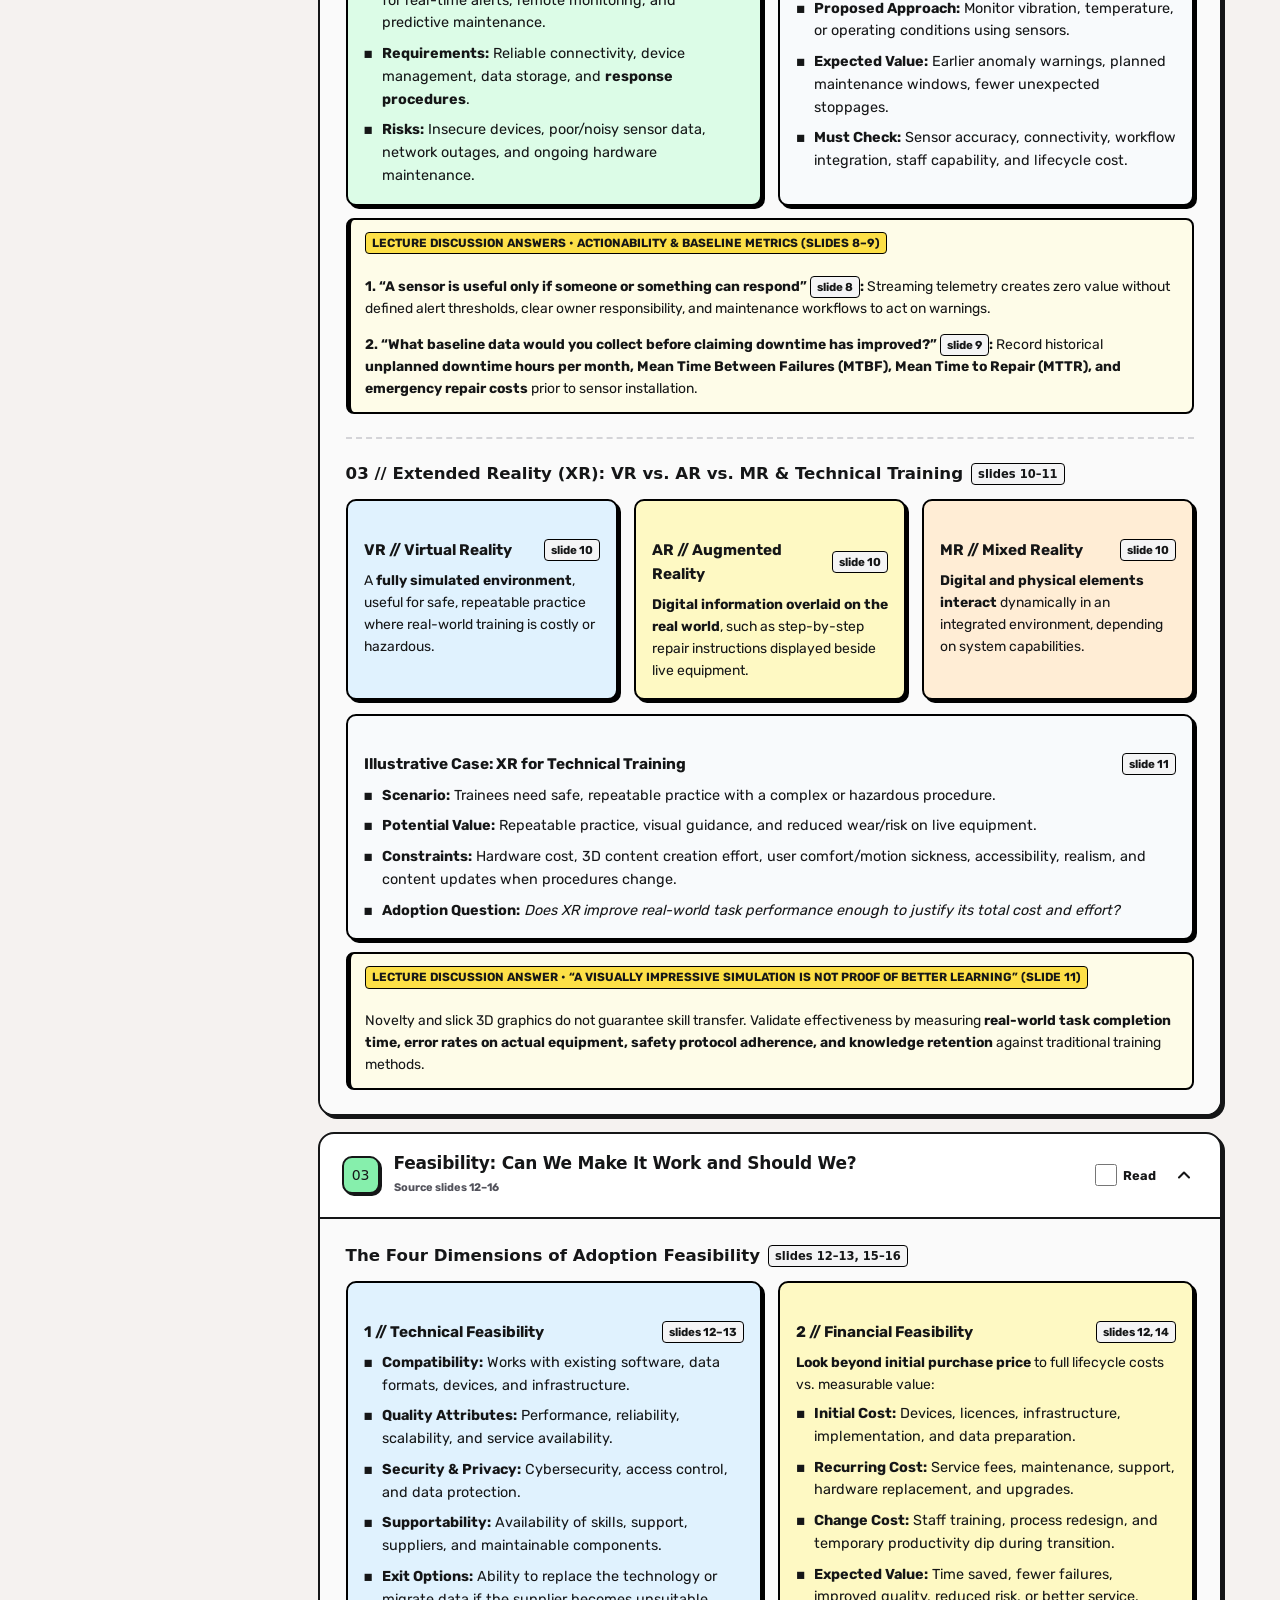
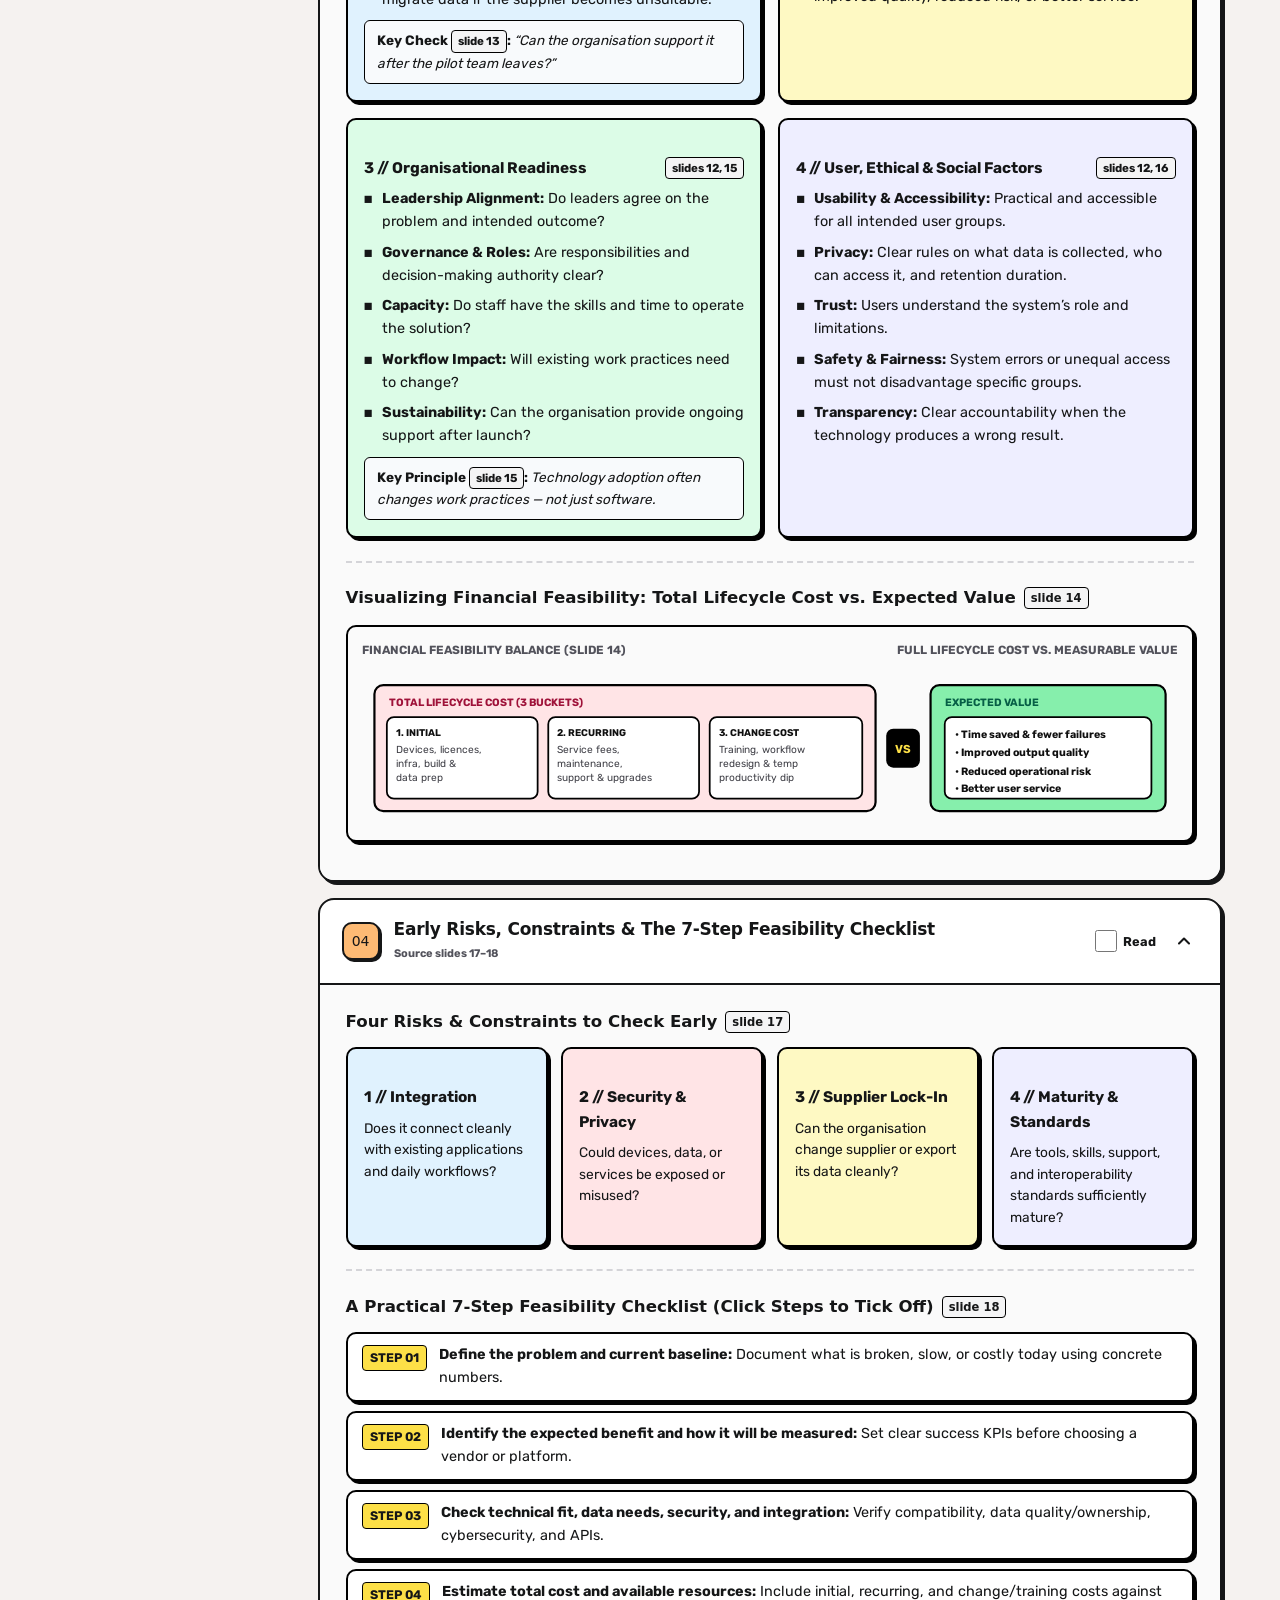
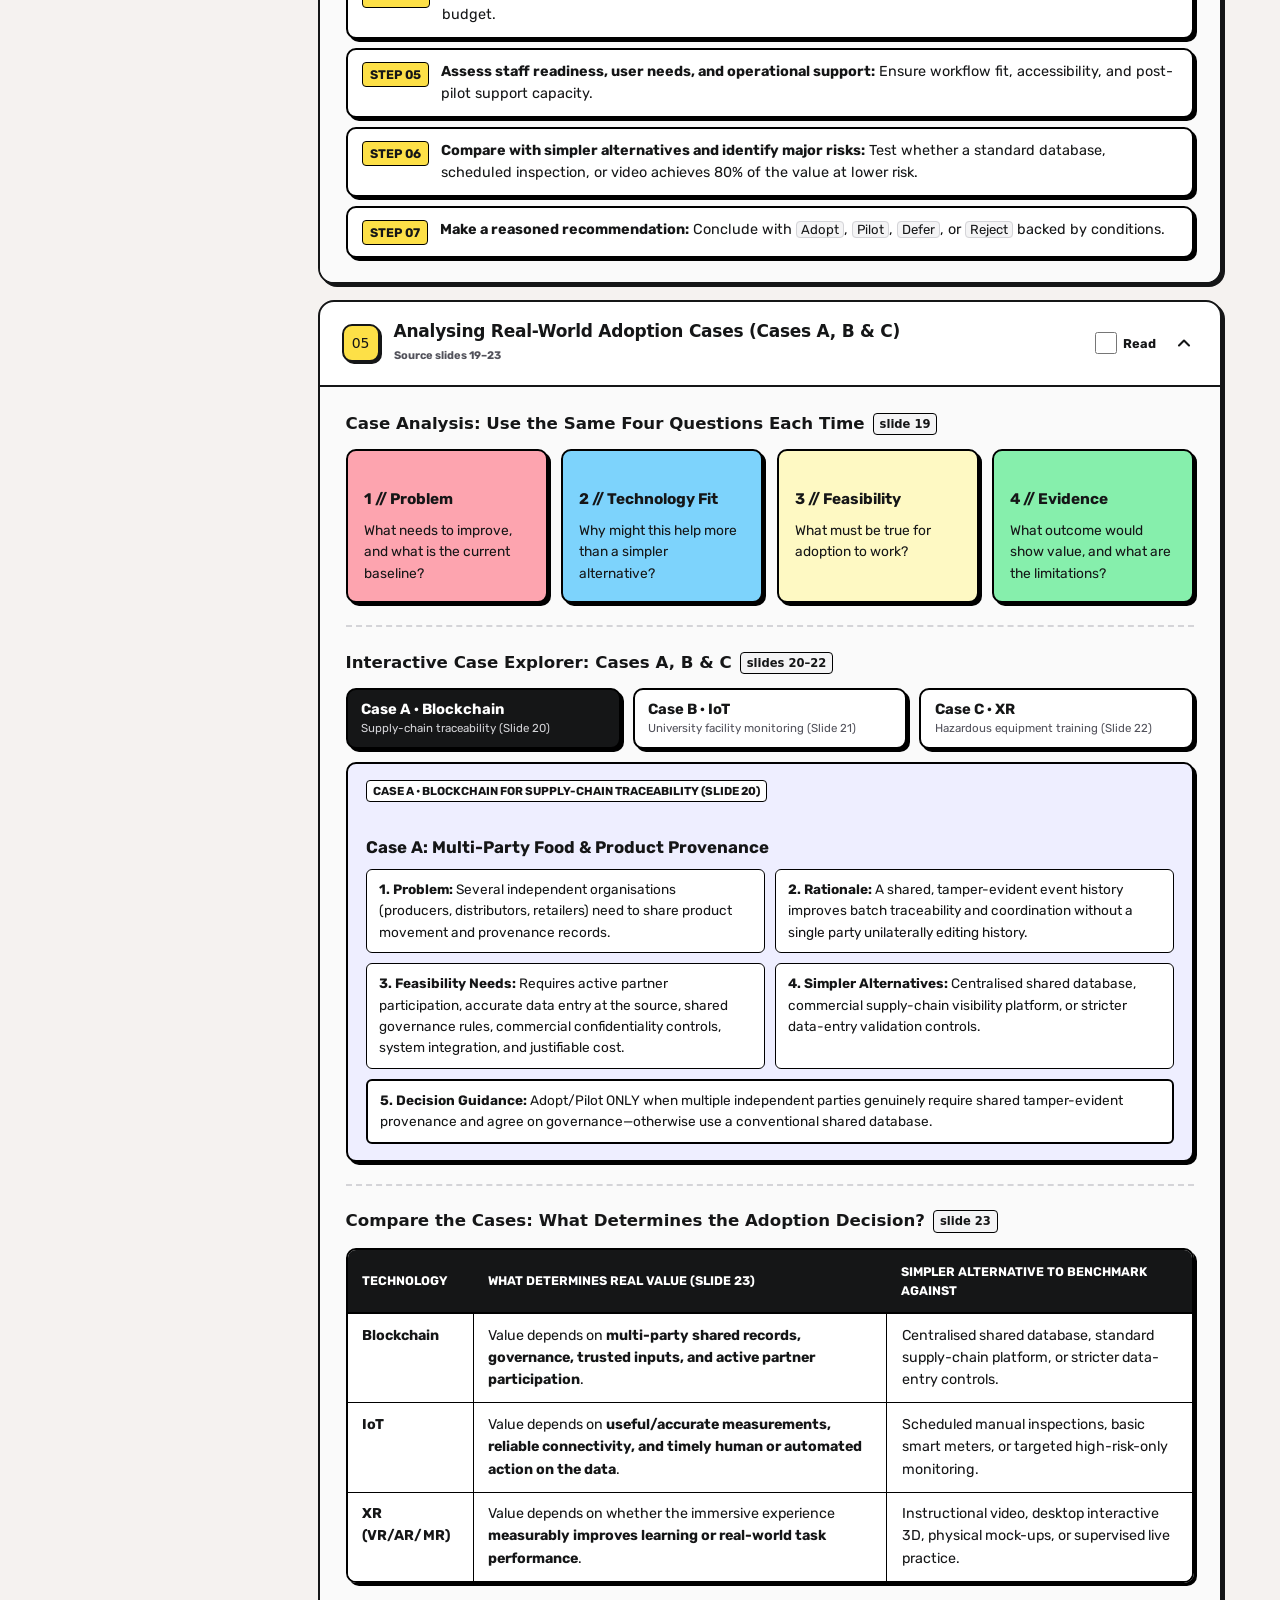
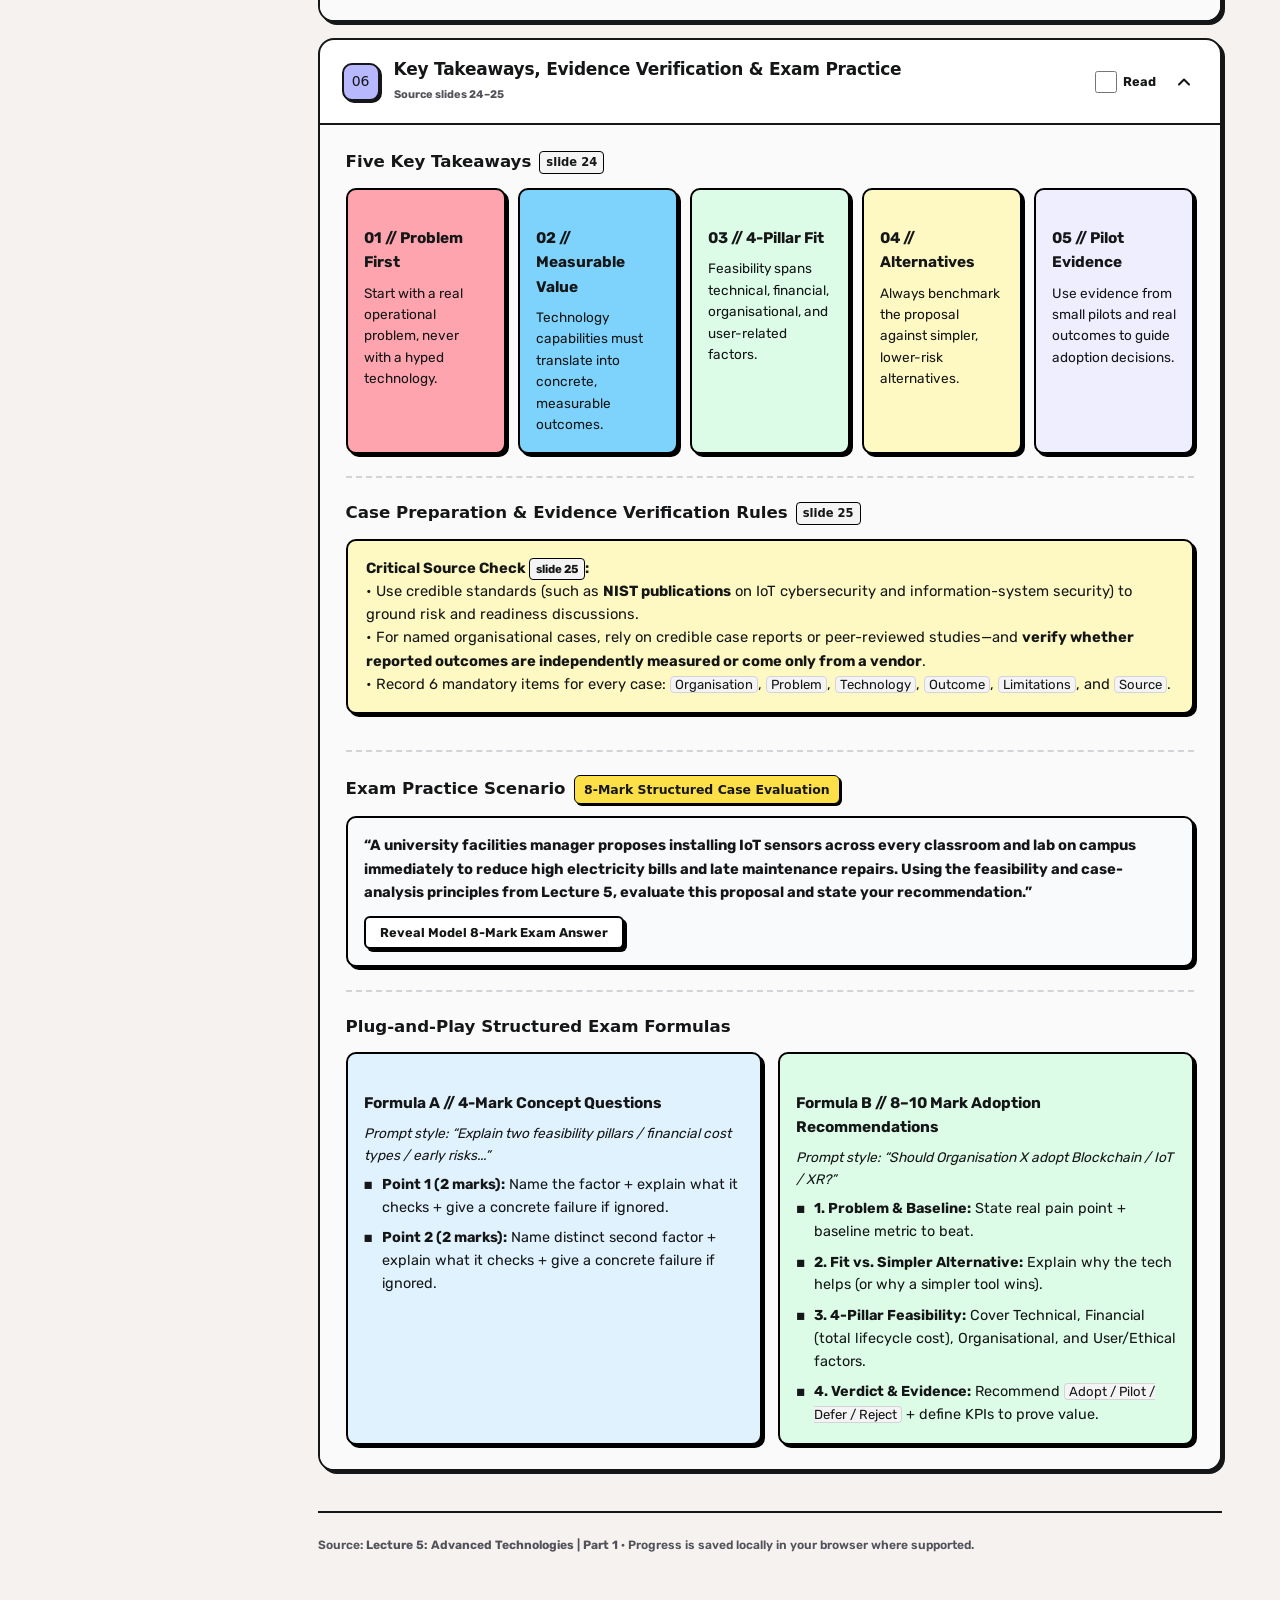
<file: lectures/lecture-5.html>
<!DOCTYPE html>
<html lang="en">
<head>
<meta charset="UTF-8"/>
<meta name="viewport" content="width=device-width,initial-scale=1.0"/>
<meta name="color-scheme" content="light"/>
<title>Lecture 5 • Advanced Technologies | Part 1 | Exam Study Pack</title>
<meta name="description" content="Revise BITP 3423 with detailed summaries, mind maps, structured questions, MCQ practice and flashcards for Special Topic in Software Engineering.">
<meta property="og:type" content="website">
<meta property="og:site_name" content="Study4BITP3423">
<meta property="og:locale" content="en_MY">
<meta property="og:title" content="Lecture 5 • Advanced Technologies | Part 1 | Exam Study Pack">
<meta property="og:description" content="Revise BITP 3423 with detailed summaries, mind maps, structured questions, MCQ practice and flashcards for Special Topic in Software Engineering.">
<meta property="og:url" content="https://study4bitp3423.pages.dev/lectures/lecture-5.html">
<meta property="og:image" content="https://study4bitp3423.pages.dev/assets/social-preview.png">
<meta property="og:image:type" content="image/png">
<meta property="og:image:width" content="1200">
<meta property="og:image:height" content="630">
<meta property="og:image:alt" content="Study4BITP3423 Exam Study Hub: summaries, mind maps, structured questions, MCQ practice and flashcards.">
<meta name="twitter:card" content="summary_large_image">
<meta name="twitter:title" content="Lecture 5 • Advanced Technologies | Part 1 | Exam Study Pack">
<meta name="twitter:description" content="Revise BITP 3423 with detailed summaries, mind maps, structured questions, MCQ practice and flashcards for Special Topic in Software Engineering.">
<meta name="twitter:image" content="https://study4bitp3423.pages.dev/assets/social-preview.png">
<meta name="twitter:image:alt" content="Study4BITP3423 Exam Study Hub revision kit.">
<link rel="stylesheet" href="../css/lecture.css?v=6d2f41770cb1">
<link rel="stylesheet" href="../css/lecture-5.css?v=6b7647e2d751">
<script src="../js/theme.js?v=cec9e4f7d197"></script>
<link rel="stylesheet" href="../css/floating-controls.css?v=ef9a43187056">
<link rel="stylesheet" href="../css/dark-theme.css?v=9a9a00d7c0ed">
</head>
<body>
<div class="mobile-tabs" aria-label="Study pack sections">
  <button class="tab active" data-go="summary" id="mobile-summary-tab" aria-controls="summary-section"><span class="ico">▤</span>Summary</button>
<button class="tab" data-go="mind" id="mobile-mind-tab" aria-controls="mind-section"><span class="ico">✦</span>Mind Map</button>
  <button class="tab" data-go="essay" id="mobile-essay-tab" aria-controls="essay-section"><span class="ico">✎</span>Structured Practice</button>
  <button class="tab" data-go="mcq" id="mobile-mcq-tab" aria-controls="mcq-section"><span class="ico">◉</span>MCQ Practice</button>
  <button class="tab" data-go="flash" id="mobile-flash-tab" aria-controls="flash-section"><span class="ico">▣</span>Flashcards</button>
</div>
<div class="app">
<aside class="sidebar">
 <div class="brand"><div class="mark">SE</div><div><b>Exam Study Pack</b><small>Lecture 05 · Full revision</small></div></div>
 <div class="nav-label">Revise & practise</div>
 <button class="tab active" data-go="summary" id="sidebar-summary-tab" aria-controls="summary-section"><span class="ico">▤</span>Detailed Summary</button>
<button class="tab" data-go="mind" id="sidebar-mind-tab" aria-controls="mind-section"><span class="ico">✦</span>Mind Map</button>
 <button class="tab" data-go="essay" id="sidebar-essay-tab" aria-controls="essay-section"><span class="ico">✎</span>Structured Questions</button>
 <button class="tab" data-go="mcq" id="sidebar-mcq-tab" aria-controls="mcq-section"><span class="ico">◉</span>MCQ Practice</button>
 <button class="tab" data-go="flash" id="sidebar-flash-tab" aria-controls="flash-section"><span class="ico">▣</span>Flashcards</button>
 <div class="side-foot">Based on the uploaded <em>Lecture 5: Advanced Technologies | Part 1</em> slides. Slide references are shown throughout. Model answers and worked cases are original practice material based on the lecture.</div>
</aside>
<main>
<section class="main-section active" id="summary-section">
<header class="hero"><div class="eyebrow">Special Topic in Software Engineering · Lecture 5</div><h1>Advanced Technologies<br/>Part 1</h1><p>Evaluate applications, technical and organisational feasibility, case evidence and adoption recommendations for blockchain, IoT and XR. Full-sentence notes, essay model answers, MCQ explanations and flashcards, with <strong>extra emphasis on structured questions</strong>.</p></header>
<aside class="study-notice" role="note" aria-labelledby="study-notice-title">
<strong id="study-notice-title">Notice</strong>
<p>These materials are study aids. Model answers, marking points, worked examples, and explanations should not be treated as an official lecturer answer key. The MCQs are intended only to help you quickly recall key points; they do not represent the actual exam format.</p>
</aside>
<div class="metric-row"><div class="metric"><strong id="topicCount">6</strong><span>Detailed study topics</span></div><div class="metric"><strong id="essayCount">17</strong><span>Structured exam questions</span></div><div class="metric"><strong id="mcqCount">15</strong><span>MCQs with explanations</span></div><div class="metric"><strong id="flashCount">40</strong><span>Recall flashcards</span></div></div>
 <div class="section-head"><div><h2>Detailed Summary</h2><p>Organised around the lecture, with the explanation behind every key point.</p></div><div class="tool-row"><button class="btn" id="expand-all"><svg class="lucide" xmlns="http://www.w3.org/2000/svg" width="15" height="15" viewBox="0 0 24 24" fill="none" stroke="currentColor" stroke-width="2.5" stroke-linecap="round" stroke-linejoin="round" aria-hidden="true"><path d="m7 15 5 5 5-5"/><path d="m7 9 5-5 5 5"/></svg><span>Expand all</span></button><button class="btn" id="collapse-all"><svg class="lucide" xmlns="http://www.w3.org/2000/svg" width="15" height="15" viewBox="0 0 24 24" fill="none" stroke="currentColor" stroke-width="2.5" stroke-linecap="round" stroke-linejoin="round" aria-hidden="true"><path d="m7 20 5-5 5 5"/><path d="m7 4 5 5 5-5"/></svg><span>Collapse all</span></button><button class="btn" id="print-summary"><svg class="lucide" xmlns="http://www.w3.org/2000/svg" width="15" height="15" viewBox="0 0 24 24" fill="none" stroke="currentColor" stroke-width="2" stroke-linecap="round" stroke-linejoin="round" aria-hidden="true"><path d="M6 18H4a2 2 0 0 1-2-2v-5a2 2 0 0 1 2-2h16a2 2 0 0 1 2 2v5a2 2 0 0 1-2 2h-2"/><path d="M6 9V3a1 1 0 0 1 1-1h10a1 1 0 0 1 1 1v6"/><rect x="6" y="14" width="12" height="8" rx="1"/></svg><span>Print notes</span></button></div></div>
 <div class="callout"><b>The central exam argument</b><p><strong>Start with the problem, not the technology.</strong> A technology is worth adopting only when its capabilities address a real need, its benefits can be measured, and the organisation can manage its <strong>technical, financial, organisational and user-related feasibility</strong> compared with reasonable alternatives.</p></div>
 <div class="steps"><div class="step"><b>1 · Identify the problem</b><p>Describe the current pain and measurable outcome.</p></div><div class="step"><b>2 · Assess the fit</b><p>Test technology capabilities, feasibility, risks and alternatives.</p></div><div class="step"><b>3 · Recommend with evidence</b><p>Adopt, pilot, defer or reject for a justified reason.</p></div></div>
 <aside class="lecture-five-summary learning-outcomes" aria-labelledby="lecture5-outcomes-heading">
        <h2 class="nb-subhead" id="lecture5-outcomes-heading">Learning Outcomes <span class="slide-ref">slide 3</span></h2>
        <div class="nb-grid-3">
          <div class="nb-mini" style="background: var(--study-surface-lavender, #eeeeff);">
            <h4><span>01 // Applications</span></h4>
            <p style="font-size: 0.88rem;">Explain the capabilities and practical applications of selected advanced technologies (Blockchain, IoT, XR).</p>
          </div>
          <div class="nb-mini" style="background: var(--study-surface-mint, #dcfce7);">
            <h4><span>02 // Feasibility</span></h4>
            <p style="font-size: 0.88rem;">Evaluate adoption feasibility using technical, financial, organisational, and user-related considerations.</p>
          </div>
          <div class="nb-mini" style="background: var(--study-surface-yellow, #fef9c3);">
            <h4><span>03 // Adoption Cases</span></h4>
            <p style="font-size: 0.88rem;">Analyse real-world adoption cases and recommend an approach based on benefits, limitations, and implementation constraints.</p>
          </div>
        </div>
      </aside>
<p class="reading-hint">Check <strong>Read</strong> on a topic to save your reading progress. Uncheck it whenever you want to revisit the topic.</p>
<p class="reading-progress" id="reading-progress" role="status" aria-live="polite"></p>
<div id="summary-list" class="lecture-five-summary"></div>
</section>
<section class="main-section" id="mind-section" aria-labelledby="mind-heading">
  <div class="section-head"><div><h2 id="mind-heading">Mind Map &middot; Interactive Recall</h2><p>Explore blockchain, IoT, XR, feasibility and adoption cases. Select a node for its slide points and exam tips.</p></div></div>
  <iframe loading="lazy" class="lecture-five-mind-frame" src="lecture-5-mind-map.html" title="Lecture 5 interactive mind map: Advanced Technologies Part 1"></iframe>
</section>
<section class="main-section" id="essay-section">
 <div class="section-head"><div><h2>Structured Exam Practice</h2><p>Past-paper style: a short scenario, numbered subquestions and specific mark allocations. Answer point-by-point, not as a long essay.</p></div><div class="tool-row"><button class="btn" id="print-questions"><svg class="lucide" xmlns="http://www.w3.org/2000/svg" width="15" height="15" viewBox="0 0 24 24" fill="none" stroke="currentColor" stroke-width="2" stroke-linecap="round" stroke-linejoin="round" aria-hidden="true"><path d="M6 18H4a2 2 0 0 1-2-2v-5a2 2 0 0 1 2-2h16a2 2 0 0 1 2 2v5a2 2 0 0 1-2 2h-2"/><path d="M6 9V3a1 1 0 0 1 1-1h10a1 1 0 0 1 1 1v6"/><rect x="6" y="14" width="12" height="8" rx="1"/></svg><span>Print questions</span></button><button class="btn" id="print-answers"><svg class="lucide" xmlns="http://www.w3.org/2000/svg" width="15" height="15" viewBox="0 0 24 24" fill="none" stroke="currentColor" stroke-width="2" stroke-linecap="round" stroke-linejoin="round" aria-hidden="true"><path d="M6 18H4a2 2 0 0 1-2-2v-5a2 2 0 0 1 2-2h16a2 2 0 0 1 2 2v5a2 2 0 0 1-2 2h-2"/><path d="M6 9V3a1 1 0 0 1 1-1h10a1 1 0 0 1 1 1v6"/><rect x="6" y="14" width="12" height="8" rx="1"/></svg><span>Print answer pack</span></button></div></div>
 <div class="exam-key"><div><b>PART A</b><strong>15 structured questions</strong><span>Three practice sets of five questions. Each question: 10 marks, split into (a) and (b).</span></div><div><b>PART B</b><strong>2 extended case studies</strong><span>Each case: 25 marks with specific (a), (b) and (c) tasks.</span></div></div>
 <div class="callout"><b>How to answer a structured question</b><p>Check the command word (<strong>state, identify, explain, discuss, justify</strong>), the number of items requested and the allocated marks. For <strong>4 marks</strong>, aim for two distinct explained points; for <strong>6 marks</strong>, explain three. For a case study, use the facts in the scenario. The suggested full answers, marking points and mark allocations are practice aids, not official answer schemes.</p></div>
 <div class="filters"><input class="search" id="essay-search" placeholder="Search structured questions or topics..." aria-label="Search structured questions"/><select id="essay-topic" aria-label="Filter topic"><option value="all">All topics</option></select><select id="essay-kind" aria-label="Filter exam section"><option value="all">Part A + Part B</option></select><select id="exam-set" aria-label="Filter practice set"><option value="all">All practice sets</option><option value="Set 1">Set 1 · Q1–Q5</option><option value="Set 2">Set 2 · Q1–Q5</option><option value="Set 3">Set 3 · Q1–Q5</option><option value="Case studies">Case studies</option></select><span class="count" id="essay-filter-count"></span></div>
 <div id="essay-list"></div>
</section>
<section class="main-section" id="mcq-section">
 <div class="section-head"><div><h2>MCQ Practice</h2><p>A smaller test of key distinctions. Select an answer to see immediate feedback and reasoning.</p></div><button class="btn" id="mcq-reset"><svg class="lucide" xmlns="http://www.w3.org/2000/svg" width="15" height="15" viewBox="0 0 24 24" fill="none" stroke="currentColor" stroke-width="2.5" stroke-linecap="round" stroke-linejoin="round" aria-hidden="true"><path d="M3 12a9 9 0 1 0 9-9 9.75 9.75 0 0 0-6.74 2.74L3 8"/><path d="M3 3v5h5"/></svg><span>Reset MCQ answers</span></button></div>
 <div id="quiz-summary" class="quiz-summary"></div>
 <div id="mcq-list"></div>
</section>
<section class="main-section" id="flash-section">
 <div class="section-head"><div><h2>Flashcards</h2><p>Active recall for definitions, comparisons, practical decisions and lecture key takeaways.</p></div><div class="tool-row"><button class="btn" id="flash-shuffle"><svg class="lucide" xmlns="http://www.w3.org/2000/svg" width="15" height="15" viewBox="0 0 24 24" fill="none" stroke="currentColor" stroke-width="2.2" stroke-linecap="round" stroke-linejoin="round" aria-hidden="true"><path d="M2 18h1.4c1.3 0 2.5-.6 3.3-1.7l6.1-8.6c.7-1.1 2-1.7 3.3-1.7H22"/><path d="m18 2 4 4-4 4"/><path d="M2 6h1.9c1.5 0 2.9.9 3.6 2.2"/><path d="M22 18h-5.9c-1.3 0-2.6-.7-3.3-1.8l-.5-.8"/><path d="m18 14 4 4-4 4"/></svg><span>Shuffle</span></button><button class="btn" id="flash-missed"><svg class="lucide" xmlns="http://www.w3.org/2000/svg" width="15" height="15" viewBox="0 0 24 24" fill="none" stroke="currentColor" stroke-width="2.5" stroke-linecap="round" stroke-linejoin="round" aria-hidden="true"><path d="M3 12a9 9 0 1 0 9-9 9.75 9.75 0 0 0-6.74 2.74L3 8"/><path d="M3 3v5h5"/></svg><span>Review missed</span></button><button class="btn" id="flash-all"><svg class="lucide" xmlns="http://www.w3.org/2000/svg" width="15" height="15" viewBox="0 0 24 24" fill="none" stroke="currentColor" stroke-width="2" stroke-linecap="round" stroke-linejoin="round" aria-hidden="true"><path d="M2.062 12.348a1 1 0 0 1 0-.696 10.75 10.75 0 0 1 19.876 0 1 1 0 .696 10.75 10.75 0 0 1-19.876 0"/><circle cx="12" cy="12" r="3"/></svg><span>Show all</span></button></div></div>
 <div class="callout"><b>Best practice</b><p>Read the question, <strong>answer aloud in a full sentence</strong>, then flip the card. Mark “Know it” or “Need practice” to track which concepts require further revision. Press ← / → to move between cards.</p></div>
 <div class="flash-status"><span id="flash-number"></span><span id="flash-source"></span><span id="flash-progress"></span></div>
 <div id="study-card" class="study-card" role="button" tabindex="0" aria-label="Tap to reveal flashcard answer"><div class="study-flipper"><div class="card-face front"><div class="flash-kicker">QUESTION</div><div class="flash-text" id="flash-front"></div><div class="flash-sub">Tap or click to flip</div></div><div class="card-face back"><div class="flash-kicker">ANSWER</div><div class="flash-text" id="flash-back"></div><div class="flash-sub">Say it in your own words</div></div></div></div>
 <div class="progress-bar"><span id="flash-bar" style="width:0%"></span></div>
 <div class="flash-controls"><button class="btn" id="flash-prev"><svg class="lucide" xmlns="http://www.w3.org/2000/svg" width="15" height="15" viewBox="0 0 24 24" fill="none" stroke="currentColor" stroke-width="2.5" stroke-linecap="round" stroke-linejoin="round" aria-hidden="true"><path d="m12 19-7-7 7-7"/><path d="M19 12H5"/></svg><span>Previous</span></button><button class="btn warn" id="flash-again"><svg class="lucide" xmlns="http://www.w3.org/2000/svg" width="15" height="15" viewBox="0 0 24 24" fill="none" stroke="currentColor" stroke-width="2.5" stroke-linecap="round" stroke-linejoin="round" aria-hidden="true"><path d="M18 6 6 18"/><path d="m6 6 12 12"/></svg><span>Need practice</span></button><button class="btn success" id="flash-know"><span>Know it</span><svg class="lucide" xmlns="http://www.w3.org/2000/svg" width="16" height="16" viewBox="0 0 24 24" fill="none" stroke="currentColor" stroke-width="3" stroke-linecap="round" stroke-linejoin="round" aria-hidden="true"><path d="M20 6 9 17l-5-5"/></svg></button><button class="btn" id="flash-next"><span>Next</span><svg class="lucide" xmlns="http://www.w3.org/2000/svg" width="15" height="15" viewBox="0 0 24 24" fill="none" stroke="currentColor" stroke-width="2.5" stroke-linecap="round" stroke-linejoin="round" aria-hidden="true"><path d="M5 12h14"/><path d="m12 5 7 7-7 7"/></svg></button></div>
</section>
<footer class="page-foot">Source: <strong>Lecture 5: Advanced Technologies | Part 1</strong> · Progress is saved locally in your browser where supported.</footer>
</main></div>
<script src="../js/lecture.js?v=7aa2718a3be2"></script>
<script src="../js/lecture-5.js?v=08219c2a9e6a"></script>
<script src="../js/back-to-top.js?v=bc4b68ca829c"></script>
</body></html>
</file>
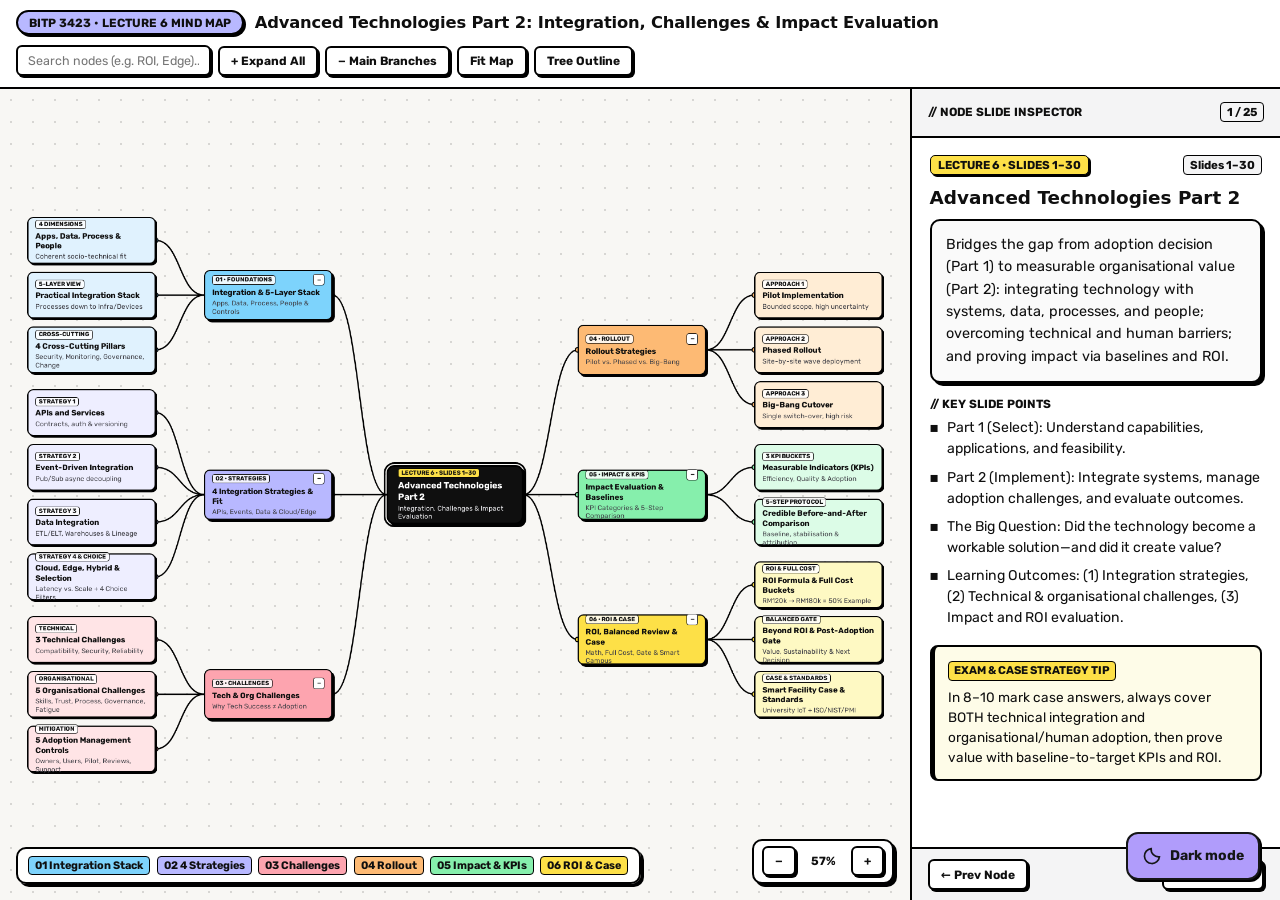
<file: lectures/lecture-6-mind-map.html>
<!DOCTYPE html>
<html lang="en" data-lecture="6">
<head>
  <meta charset="UTF-8">
  <meta name="viewport" content="width=device-width, initial-scale=1.0">
  <meta name="color-scheme" content="light">
  <title>Lecture 6 Interactive Mind Map</title>
  <link rel="stylesheet" href="../css/mind-map.css?v=00bad0da1a6d">
  <script src="../js/mind-map.js?v=b5f176217f24" defer></script>
  <script src="../js/lecture-6-mind-map.js?v=05e2ca864035" defer></script>
<script src="../js/theme.js?v=cec9e4f7d197"></script>
<link rel="stylesheet" href="../css/floating-controls.css?v=ef9a43187056">
<link rel="stylesheet" href="../css/dark-theme.css?v=9a9a00d7c0ed">
</head>
<body>
<div class="app-shell">
    <!-- TOP TOOLBAR -->
    <header class="topbar">
      <div class="brand-group">
        <span class="nb-pill">BITP 3423 • Lecture 6 Mind Map</span>
        <h1 class="topbar-title">Advanced Technologies Part 2: Integration, Challenges &amp; Impact Evaluation</h1>
      </div>

      <div class="controls-group">
        <div class="search-wrap">
          <input
            type="text"
            id="search-input"
            class="nb-input"
            placeholder="Search nodes (e.g. ROI, Edge)..."
            aria-label="Search mind map nodes"
          />
        </div>
        <button class="nb-btn" data-action="expand">+ Expand All</button>
        <button class="nb-btn" data-action="collapse">− Main Branches</button>
        <button class="nb-btn" data-action="fit">Fit Map</button>
        <button class="nb-btn" data-action="outline-open">Tree Outline</button>
      </div>
    </header>

    <!-- WORKSPACE -->
    <div class="workspace">
      <!-- INTERACTIVE CANVAS -->
      <main class="map-viewport" id="map-viewport">
        <div class="map-stage" id="map-stage">
          <svg class="map-lines" id="map-lines"></svg>
          <div id="map-nodes"></div>
        </div>

        <!-- Branch Jump Chips -->
        <div class="hud-bottom-left" aria-label="Branch quick jump">
          <span class="legend-chip" style="background:#7dd3fc;" data-branch="b1" role="button" tabindex="0">01 Integration Stack</span>
          <span class="legend-chip" style="background:#b8b8ff;" data-branch="b2" role="button" tabindex="0">02 4 Strategies</span>
          <span class="legend-chip" style="background:#fda4af;" data-branch="b3" role="button" tabindex="0">03 Challenges</span>
          <span class="legend-chip" style="background:#fdba74;" data-branch="b4" role="button" tabindex="0">04 Rollout</span>
          <span class="legend-chip" style="background:#86efac;" data-branch="b5" role="button" tabindex="0">05 Impact &amp; KPIs</span>
          <span class="legend-chip" style="background:#fde047;" data-branch="b6" role="button" tabindex="0">06 ROI &amp; Case</span>
        </div>

        <!-- Zoom Controls -->
        <div class="hud-zoom">
          <button class="nb-btn" data-action="zoom-out" title="Zoom Out">−</button>
          <span class="zoom-readout" id="zoom-readout">100%</span>
          <button class="nb-btn" data-action="zoom-in" title="Zoom In">+</button>
        </div>
      </main>

      <!-- RIGHT NODE INSPECTOR -->
      <aside class="inspector" aria-label="Selected node details">
        <div class="inspector-header">
          <span class="inspector-label">// Node Slide Inspector</span>
          <span class="insp-slide-ref" id="insp-counter">1 / 25</span>
        </div>

        <div class="inspector-body" id="inspector-body">
          <!-- Populated dynamically -->
        </div>

        <div class="inspector-footer">
          <button class="nb-btn" data-action="previous">← Prev Node</button>
          <button class="nb-btn" data-action="next">Next Node →</button>
        </div>
      </aside>
    </div>
  </div>

  <!-- FULL TREE OUTLINE MODAL -->
  <div class="outline-overlay" id="outline-overlay" >
    <div class="outline-modal" role="dialog" aria-modal="true" aria-labelledby="outline-title" tabindex="-1">
      <div class="outline-header">
        <div>
          <span class="nb-pill" style="margin-bottom:0.35rem; display:inline-block;">BITP 3423 • Complete Branch Hierarchy</span>
          <h2 id="outline-title" style="font-size:1.25rem;">Lecture 6 Mind Map — Full Structured Tree (Slides 1–30)</h2>
        </div>
        <button class="nb-btn" data-action="outline-close">✕ Close</button>
      </div>
      <div id="outline-content"></div>
    </div>
  </div>
</body>
</html>
</file>
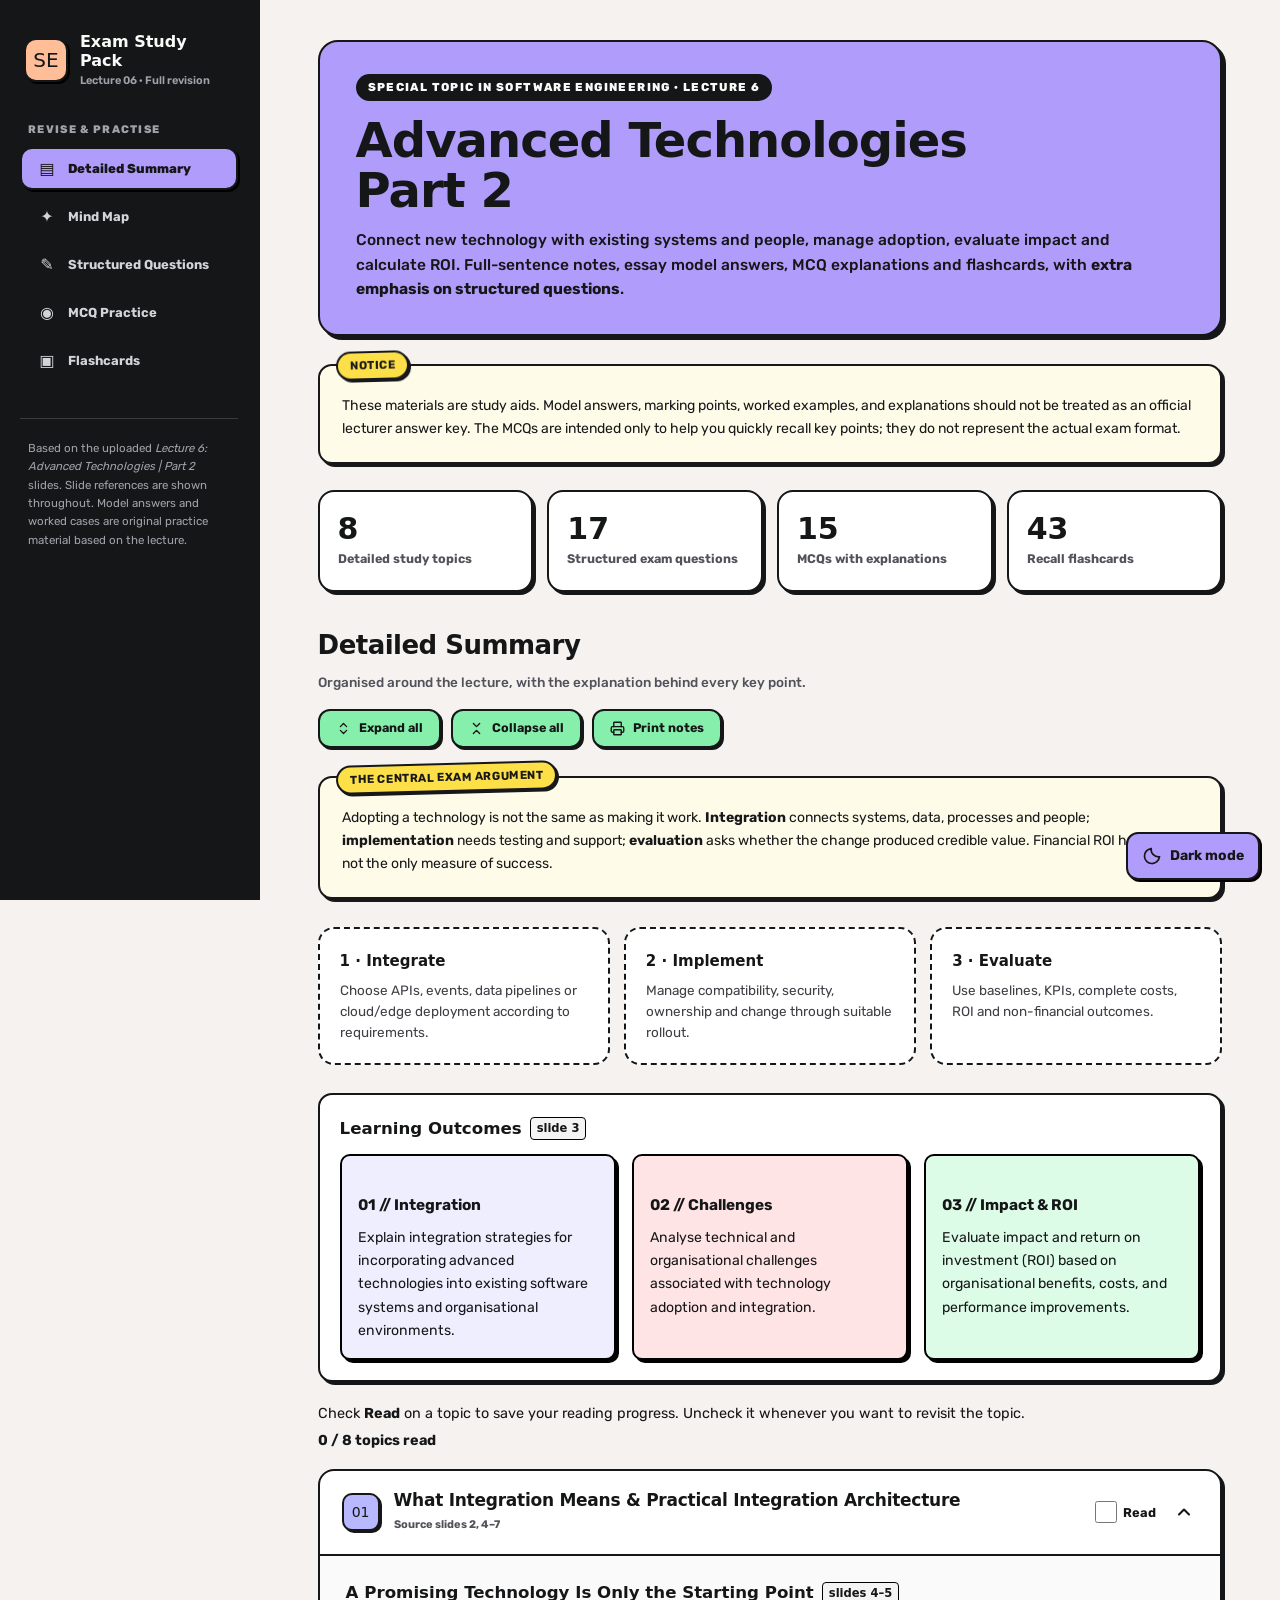
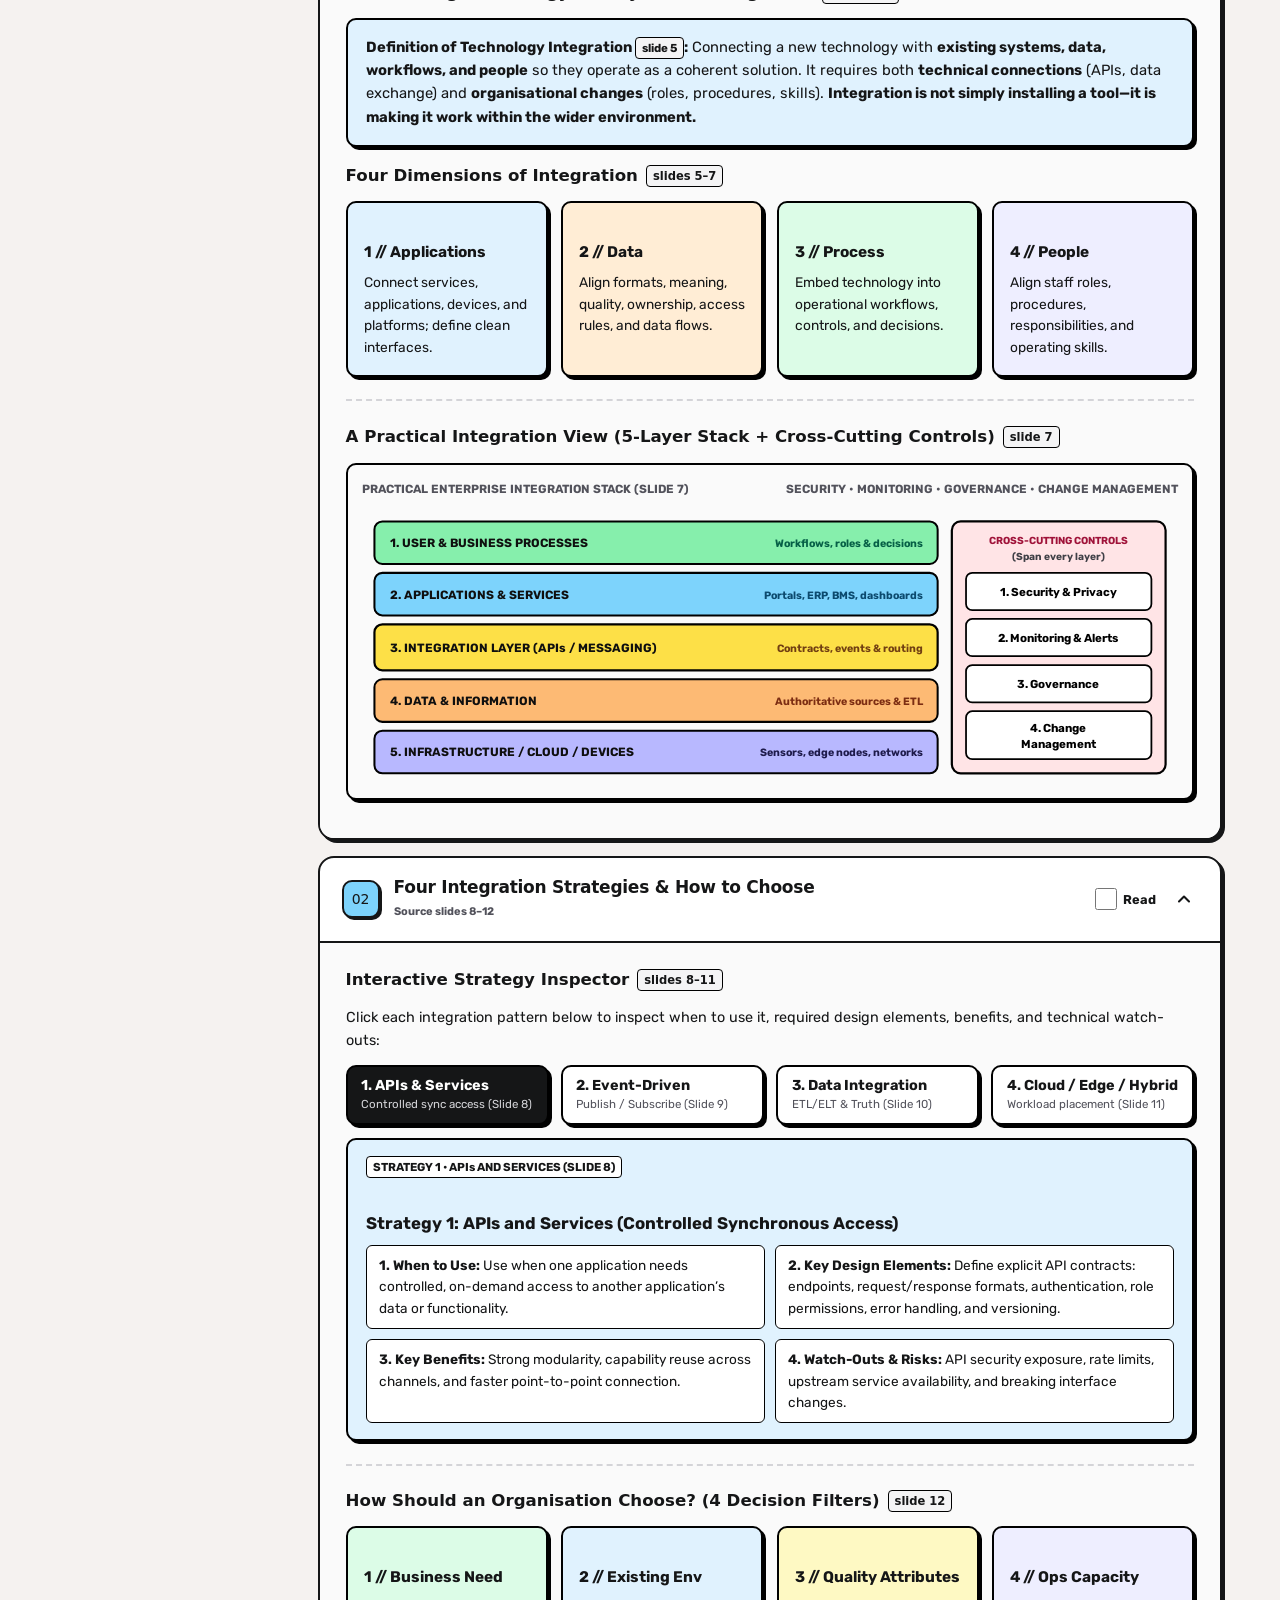
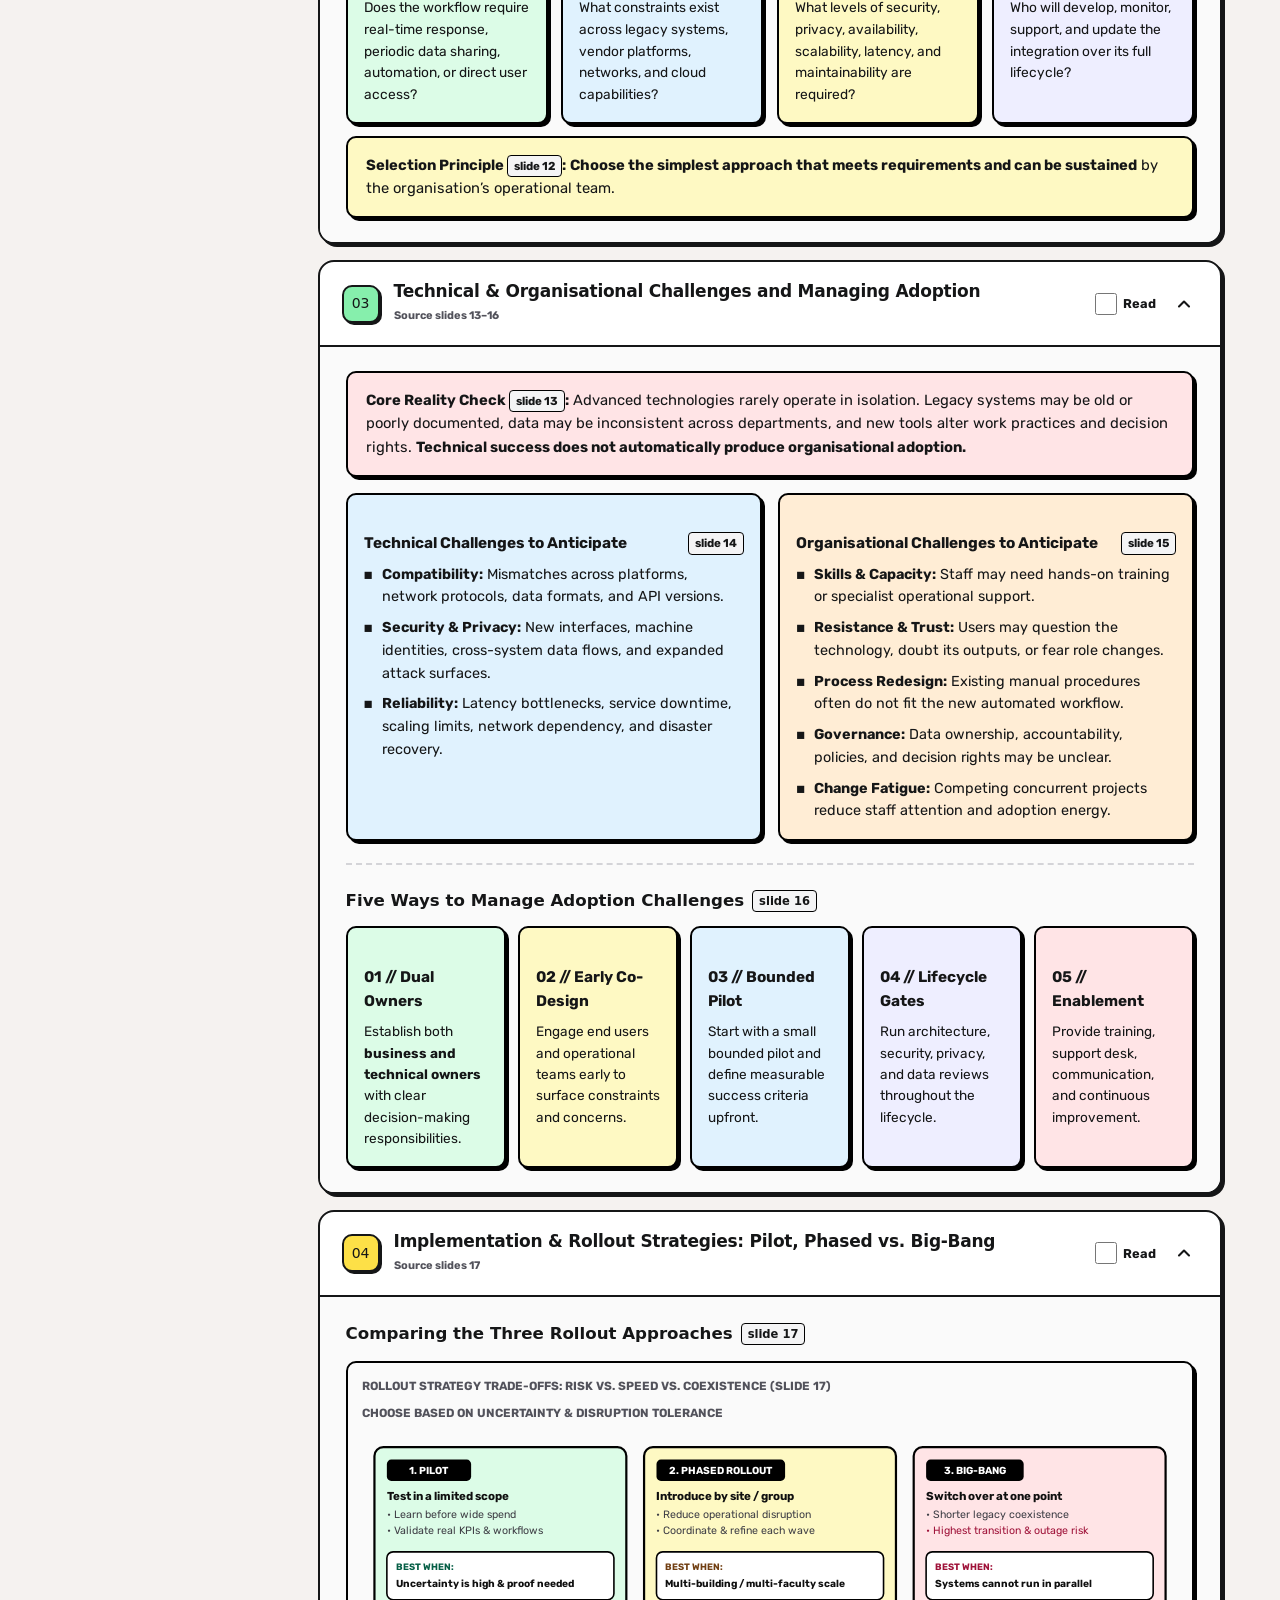
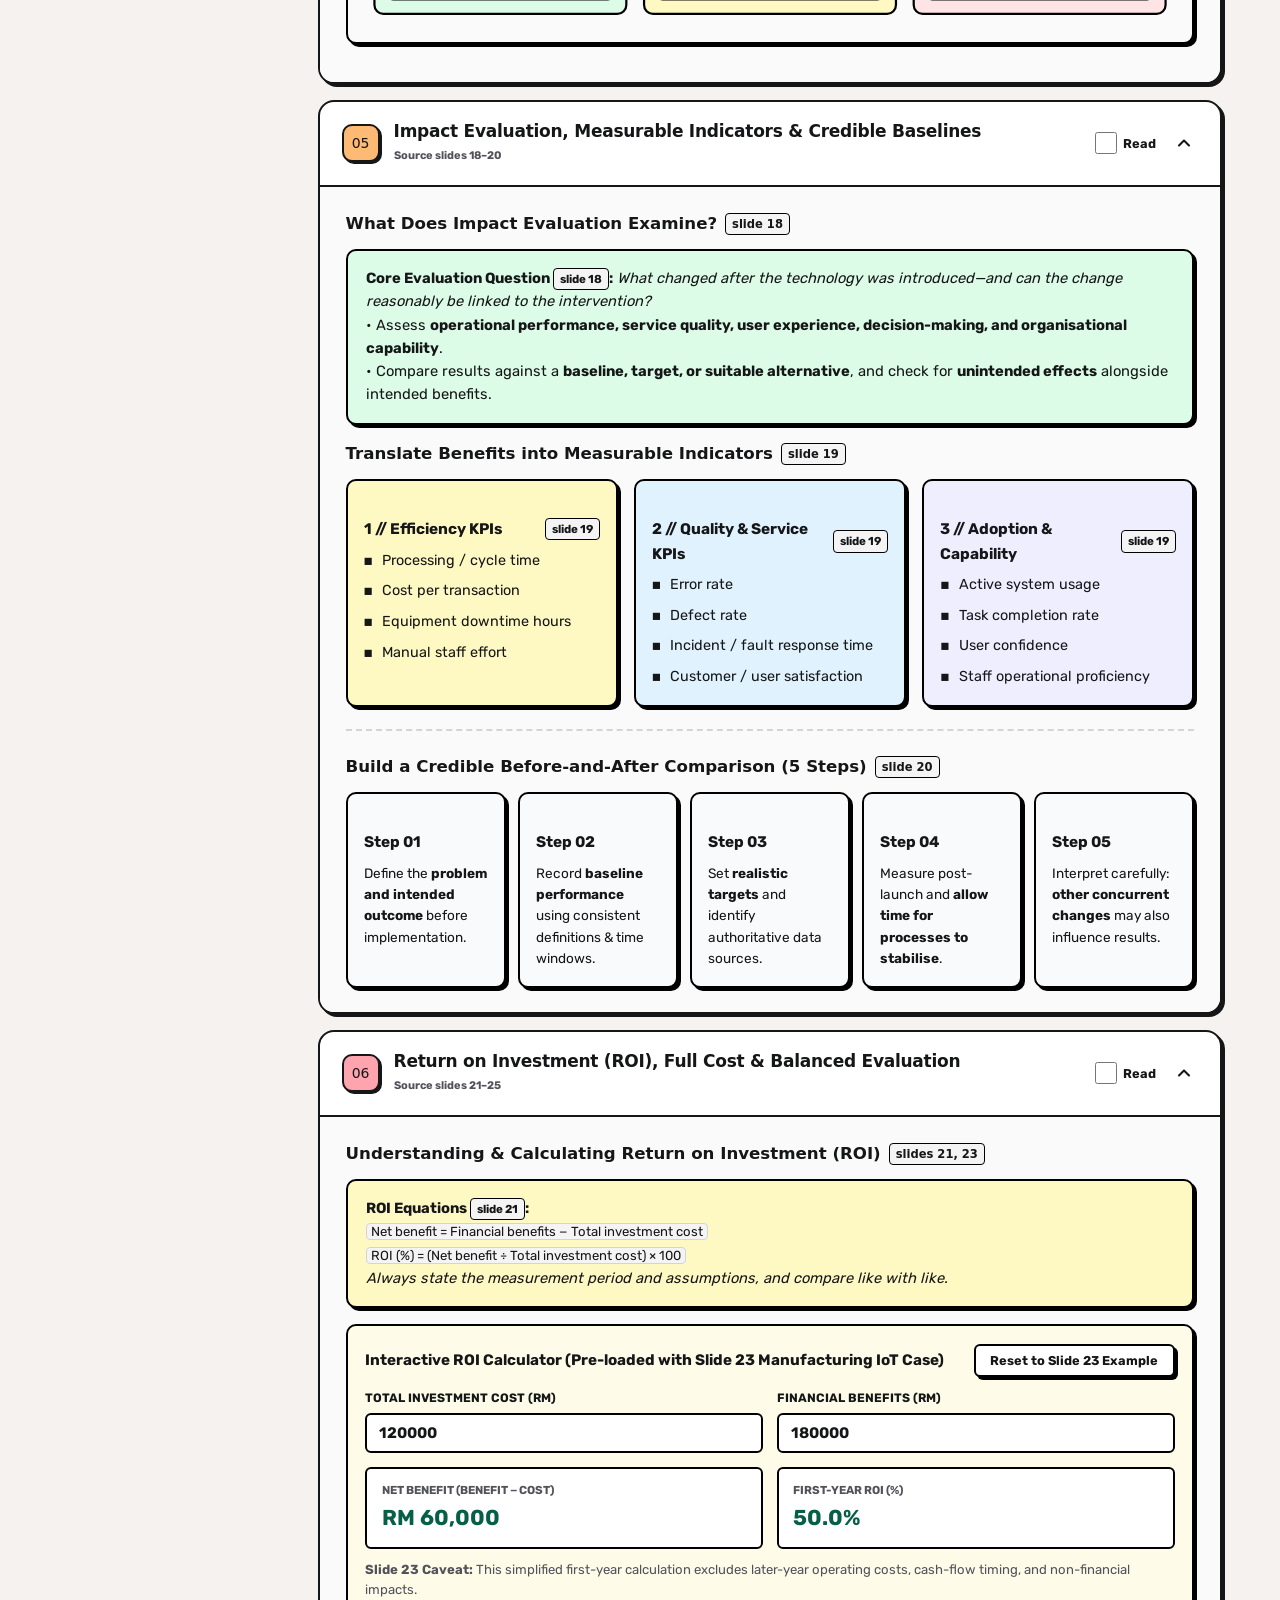
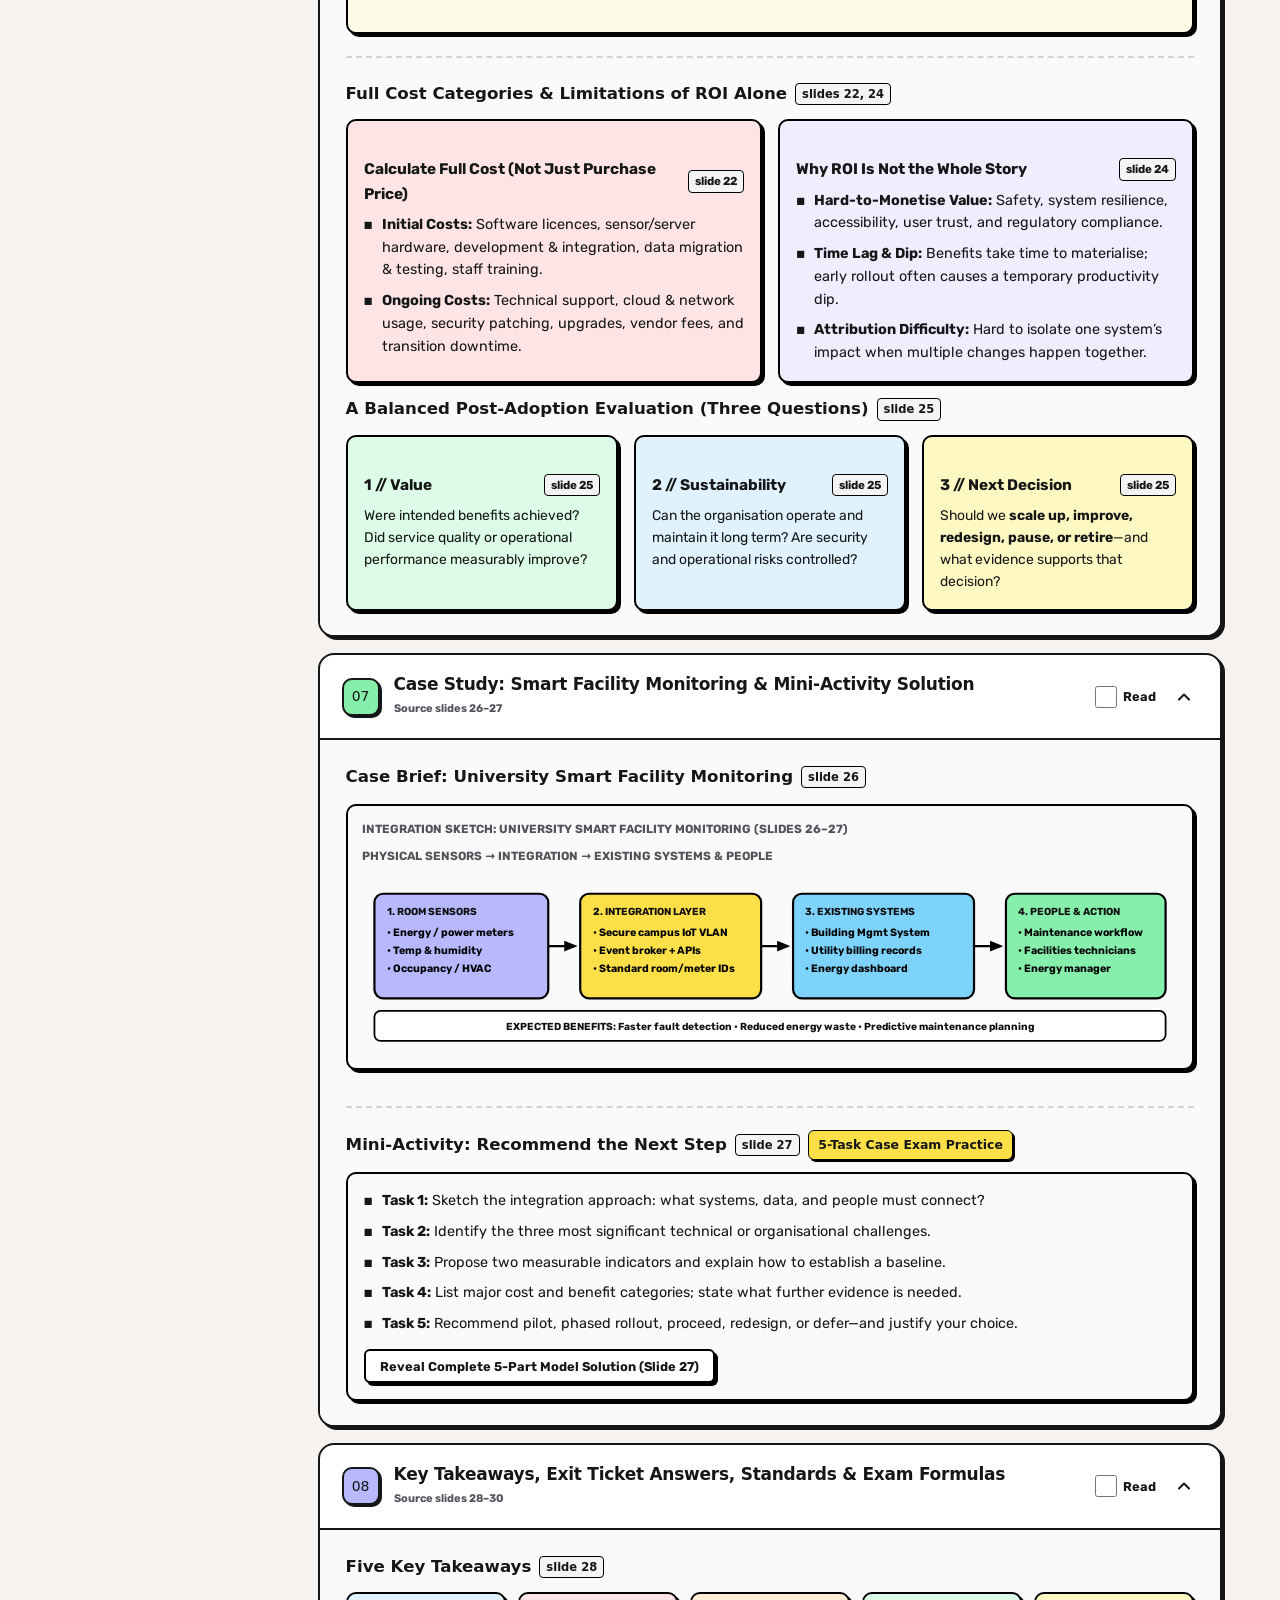
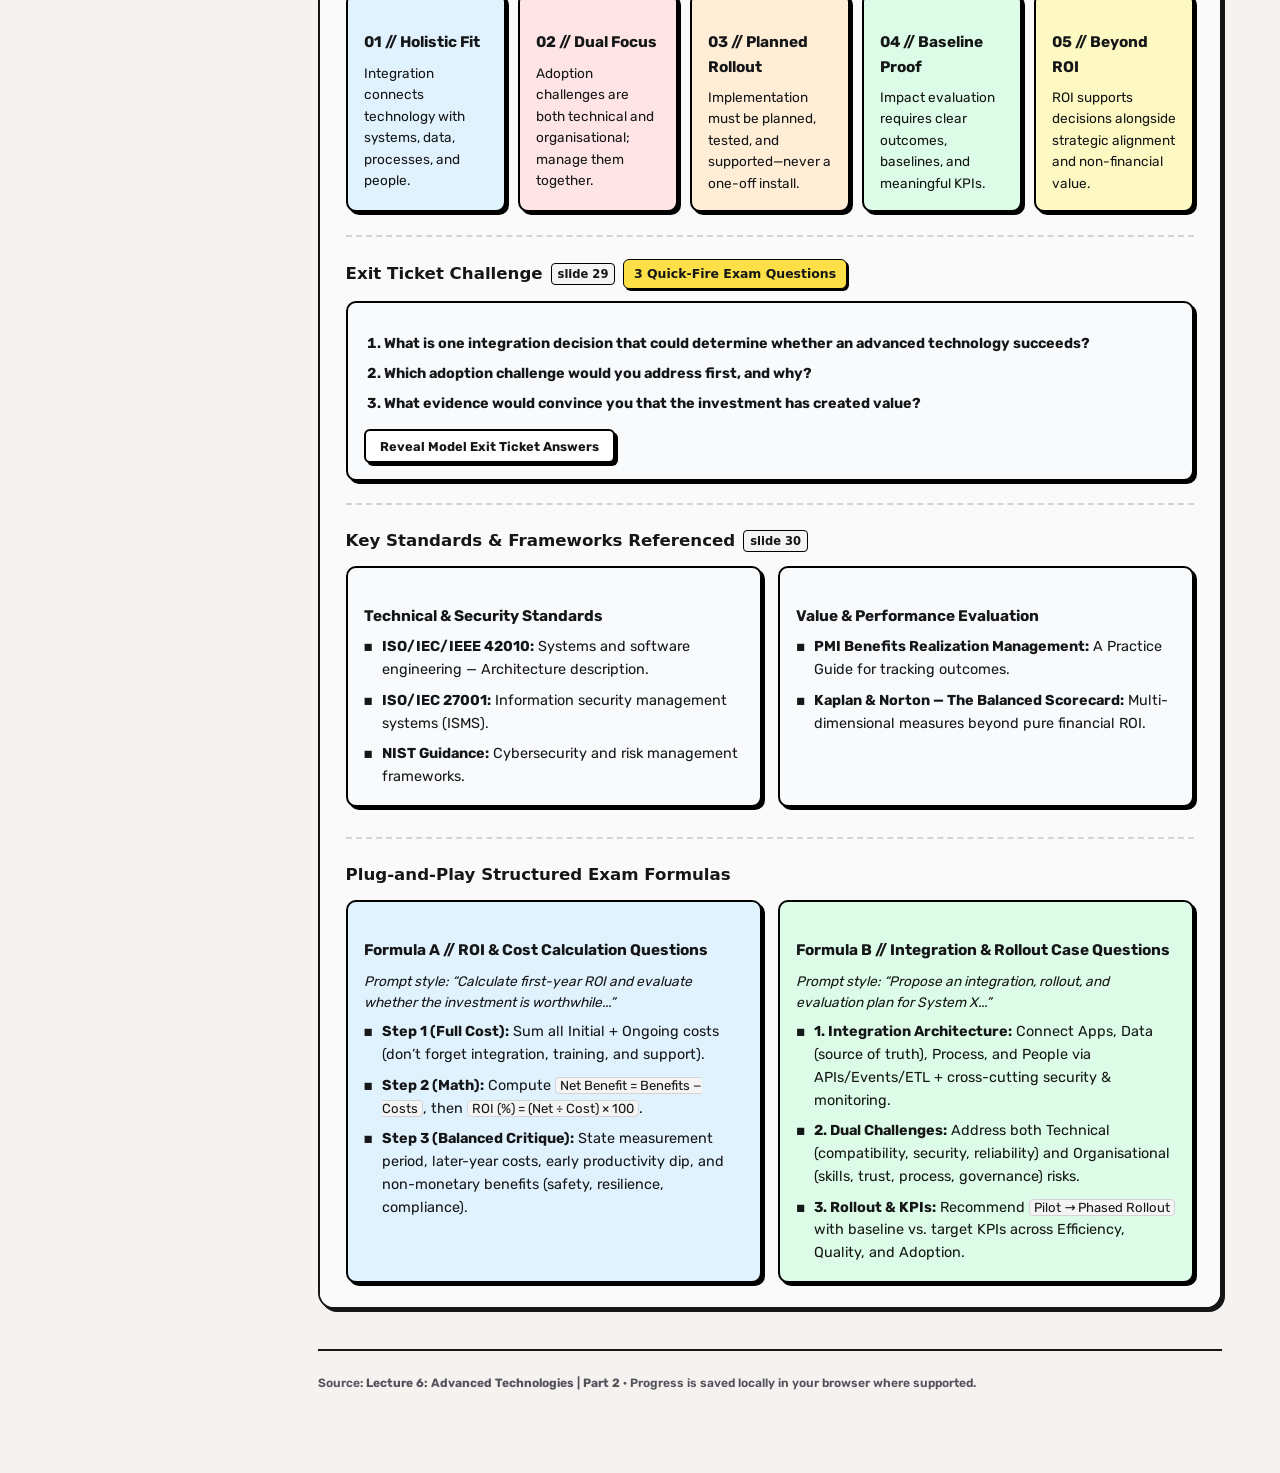
<file: lectures/lecture-6.html>
<!DOCTYPE html>
<html lang="en">
<head>
<meta charset="UTF-8"/>
<meta name="viewport" content="width=device-width,initial-scale=1.0"/>
<meta name="color-scheme" content="light"/>
<title>Lecture 6 • Advanced Technologies | Part 2 | Exam Study Pack</title>
<meta name="description" content="Revise BITP 3423 with detailed summaries, mind maps, structured questions, MCQ practice and flashcards for Special Topic in Software Engineering.">
<meta property="og:type" content="website">
<meta property="og:site_name" content="Study4BITP3423">
<meta property="og:locale" content="en_MY">
<meta property="og:title" content="Lecture 6 • Advanced Technologies | Part 2 | Exam Study Pack">
<meta property="og:description" content="Revise BITP 3423 with detailed summaries, mind maps, structured questions, MCQ practice and flashcards for Special Topic in Software Engineering.">
<meta property="og:url" content="https://study4bitp3423.pages.dev/lectures/lecture-6.html">
<meta property="og:image" content="https://study4bitp3423.pages.dev/assets/social-preview.png">
<meta property="og:image:type" content="image/png">
<meta property="og:image:width" content="1200">
<meta property="og:image:height" content="630">
<meta property="og:image:alt" content="Study4BITP3423 Exam Study Hub: summaries, mind maps, structured questions, MCQ practice and flashcards.">
<meta name="twitter:card" content="summary_large_image">
<meta name="twitter:title" content="Lecture 6 • Advanced Technologies | Part 2 | Exam Study Pack">
<meta name="twitter:description" content="Revise BITP 3423 with detailed summaries, mind maps, structured questions, MCQ practice and flashcards for Special Topic in Software Engineering.">
<meta name="twitter:image" content="https://study4bitp3423.pages.dev/assets/social-preview.png">
<meta name="twitter:image:alt" content="Study4BITP3423 Exam Study Hub revision kit.">
<link rel="stylesheet" href="../css/lecture.css?v=6d2f41770cb1">
<link rel="stylesheet" href="../css/lecture-6.css?v=59f90a8186ec">
<script src="../js/theme.js?v=cec9e4f7d197"></script>
<link rel="stylesheet" href="../css/floating-controls.css?v=ef9a43187056">
<link rel="stylesheet" href="../css/dark-theme.css?v=9a9a00d7c0ed">
</head>
<body>
<div class="mobile-tabs" aria-label="Study pack sections">
  <button class="tab active" data-go="summary" id="mobile-summary-tab" aria-controls="summary-section"><span class="ico">▤</span>Summary</button>
<button class="tab" data-go="mind" id="mobile-mind-tab" aria-controls="mind-section"><span class="ico">✦</span>Mind Map</button>
  <button class="tab" data-go="essay" id="mobile-essay-tab" aria-controls="essay-section"><span class="ico">✎</span>Structured Practice</button>
  <button class="tab" data-go="mcq" id="mobile-mcq-tab" aria-controls="mcq-section"><span class="ico">◉</span>MCQ Practice</button>
  <button class="tab" data-go="flash" id="mobile-flash-tab" aria-controls="flash-section"><span class="ico">▣</span>Flashcards</button>
</div>
<div class="app">
<aside class="sidebar">
 <div class="brand"><div class="mark">SE</div><div><b>Exam Study Pack</b><small>Lecture 06 · Full revision</small></div></div>
 <div class="nav-label">Revise & practise</div>
 <button class="tab active" data-go="summary" id="sidebar-summary-tab" aria-controls="summary-section"><span class="ico">▤</span>Detailed Summary</button>
<button class="tab" data-go="mind" id="sidebar-mind-tab" aria-controls="mind-section"><span class="ico">✦</span>Mind Map</button>
 <button class="tab" data-go="essay" id="sidebar-essay-tab" aria-controls="essay-section"><span class="ico">✎</span>Structured Questions</button>
 <button class="tab" data-go="mcq" id="sidebar-mcq-tab" aria-controls="mcq-section"><span class="ico">◉</span>MCQ Practice</button>
 <button class="tab" data-go="flash" id="sidebar-flash-tab" aria-controls="flash-section"><span class="ico">▣</span>Flashcards</button>
 <div class="side-foot">Based on the uploaded <em>Lecture 6: Advanced Technologies | Part 2</em> slides. Slide references are shown throughout. Model answers and worked cases are original practice material based on the lecture.</div>
</aside>
<main>
<section class="main-section active" id="summary-section">
<header class="hero"><div class="eyebrow">Special Topic in Software Engineering · Lecture 6</div><h1>Advanced Technologies<br/>Part 2</h1><p>Connect new technology with existing systems and people, manage adoption, evaluate impact and calculate ROI. Full-sentence notes, essay model answers, MCQ explanations and flashcards, with <strong>extra emphasis on structured questions</strong>.</p></header>
<aside class="study-notice" role="note" aria-labelledby="study-notice-title">
<strong id="study-notice-title">Notice</strong>
<p>These materials are study aids. Model answers, marking points, worked examples, and explanations should not be treated as an official lecturer answer key. The MCQs are intended only to help you quickly recall key points; they do not represent the actual exam format.</p>
</aside>
<div class="metric-row"><div class="metric"><strong id="topicCount">8</strong><span>Detailed study topics</span></div><div class="metric"><strong id="essayCount">17</strong><span>Structured exam questions</span></div><div class="metric"><strong id="mcqCount">15</strong><span>MCQs with explanations</span></div><div class="metric"><strong id="flashCount">43</strong><span>Recall flashcards</span></div></div>
 <div class="section-head"><div><h2>Detailed Summary</h2><p>Organised around the lecture, with the explanation behind every key point.</p></div><div class="tool-row"><button class="btn" id="expand-all"><svg class="lucide" xmlns="http://www.w3.org/2000/svg" width="15" height="15" viewBox="0 0 24 24" fill="none" stroke="currentColor" stroke-width="2.5" stroke-linecap="round" stroke-linejoin="round" aria-hidden="true"><path d="m7 15 5 5 5-5"/><path d="m7 9 5-5 5 5"/></svg><span>Expand all</span></button><button class="btn" id="collapse-all"><svg class="lucide" xmlns="http://www.w3.org/2000/svg" width="15" height="15" viewBox="0 0 24 24" fill="none" stroke="currentColor" stroke-width="2.5" stroke-linecap="round" stroke-linejoin="round" aria-hidden="true"><path d="m7 20 5-5 5 5"/><path d="m7 4 5 5 5-5"/></svg><span>Collapse all</span></button><button class="btn" id="print-summary"><svg class="lucide" xmlns="http://www.w3.org/2000/svg" width="15" height="15" viewBox="0 0 24 24" fill="none" stroke="currentColor" stroke-width="2" stroke-linecap="round" stroke-linejoin="round" aria-hidden="true"><path d="M6 18H4a2 2 0 0 1-2-2v-5a2 2 0 0 1 2-2h16a2 2 0 0 1 2 2v5a2 2 0 0 1-2 2h-2"/><path d="M6 9V3a1 1 0 0 1 1-1h10a1 1 0 0 1 1 1v6"/><rect x="6" y="14" width="12" height="8" rx="1"/></svg><span>Print notes</span></button></div></div>
 <div class="callout"><b>The central exam argument</b><p>Adopting a technology is not the same as making it work. <strong>Integration</strong> connects systems, data, processes and people; <strong>implementation</strong> needs testing and support; <strong>evaluation</strong> asks whether the change produced credible value. Financial ROI helps, but is not the only measure of success.</p></div>
 <div class="steps"><div class="step"><b>1 · Integrate</b><p>Choose APIs, events, data pipelines or cloud/edge deployment according to requirements.</p></div><div class="step"><b>2 · Implement</b><p>Manage compatibility, security, ownership and change through suitable rollout.</p></div><div class="step"><b>3 · Evaluate</b><p>Use baselines, KPIs, complete costs, ROI and non-financial outcomes.</p></div></div>
 <aside class="lecture-six-summary learning-outcomes" aria-labelledby="lecture6-outcomes-heading">
        <h2 class="nb-subhead" id="lecture6-outcomes-heading">Learning Outcomes <span class="slide-ref">slide 3</span></h2>
        <div class="nb-grid-3">
          <div class="nb-mini" style="background: var(--study-surface-lavender, #eeeeff);">
            <h4><span>01 // Integration</span></h4>
            <p style="font-size: 0.88rem;">Explain integration strategies for incorporating advanced technologies into existing software systems and organisational environments.</p>
          </div>
          <div class="nb-mini" style="background: var(--study-surface-coral, #ffe4e6);">
            <h4><span>02 // Challenges</span></h4>
            <p style="font-size: 0.88rem;">Analyse technical and organisational challenges associated with technology adoption and integration.</p>
          </div>
          <div class="nb-mini" style="background: var(--study-surface-mint, #dcfce7);">
            <h4><span>03 // Impact &amp; ROI</span></h4>
            <p style="font-size: 0.88rem;">Evaluate impact and return on investment (ROI) based on organisational benefits, costs, and performance improvements.</p>
          </div>
        </div>
      </aside>
<p class="reading-hint">Check <strong>Read</strong> on a topic to save your reading progress. Uncheck it whenever you want to revisit the topic.</p>
<p class="reading-progress" id="reading-progress" role="status" aria-live="polite"></p>
<div id="summary-list" class="lecture-six-summary"></div>
</section>
<section class="main-section" id="mind-section" aria-labelledby="mind-heading">
  <div class="section-head"><div><h2 id="mind-heading">Mind Map · Interactive Recall</h2><p>Explore integration, challenges, rollout, impact and ROI. Select a node for its slide points and exam tips.</p></div></div>
  <iframe loading="lazy" class="lecture-six-mind-frame" src="lecture-6-mind-map.html" title="Lecture 6 interactive mind map: Advanced Technologies Part 2"></iframe>
</section>
<section class="main-section" id="essay-section">
 <div class="section-head"><div><h2>Structured Exam Practice</h2><p>Past-paper style: a short scenario, numbered subquestions and specific mark allocations. Answer point-by-point, not as a long essay.</p></div><div class="tool-row"><button class="btn" id="print-questions"><svg class="lucide" xmlns="http://www.w3.org/2000/svg" width="15" height="15" viewBox="0 0 24 24" fill="none" stroke="currentColor" stroke-width="2" stroke-linecap="round" stroke-linejoin="round" aria-hidden="true"><path d="M6 18H4a2 2 0 0 1-2-2v-5a2 2 0 0 1 2-2h16a2 2 0 0 1 2 2v5a2 2 0 0 1-2 2h-2"/><path d="M6 9V3a1 1 0 0 1 1-1h10a1 1 0 0 1 1 1v6"/><rect x="6" y="14" width="12" height="8" rx="1"/></svg><span>Print questions</span></button><button class="btn" id="print-answers"><svg class="lucide" xmlns="http://www.w3.org/2000/svg" width="15" height="15" viewBox="0 0 24 24" fill="none" stroke="currentColor" stroke-width="2" stroke-linecap="round" stroke-linejoin="round" aria-hidden="true"><path d="M6 18H4a2 2 0 0 1-2-2v-5a2 2 0 0 1 2-2h16a2 2 0 0 1 2 2v5a2 2 0 0 1-2 2h-2"/><path d="M6 9V3a1 1 0 0 1 1-1h10a1 1 0 0 1 1 1v6"/><rect x="6" y="14" width="12" height="8" rx="1"/></svg><span>Print answer pack</span></button></div></div>
 <div class="exam-key"><div><b>PART A</b><strong>15 structured questions</strong><span>Three practice sets of five questions. Each question: 10 marks, split into (a) and (b).</span></div><div><b>PART B</b><strong>2 extended case studies</strong><span>Each case: 25 marks with specific (a), (b) and (c) tasks.</span></div></div>
 <div class="callout"><b>How to answer a structured question</b><p>Check the command word (<strong>state, identify, explain, discuss, justify</strong>), the number of items requested and the allocated marks. For <strong>4 marks</strong>, aim for two distinct explained points; for <strong>6 marks</strong>, explain three. For a case study, use the facts in the scenario. The suggested full answers, marking points and mark allocations are practice aids, not official answer schemes.</p></div>
 <div class="filters"><input class="search" id="essay-search" placeholder="Search structured questions or topics..." aria-label="Search structured questions"/><select id="essay-topic" aria-label="Filter topic"><option value="all">All topics</option></select><select id="essay-kind" aria-label="Filter exam section"><option value="all">Part A + Part B</option></select><select id="exam-set" aria-label="Filter practice set"><option value="all">All practice sets</option><option value="Set 1">Set 1 · Q1–Q5</option><option value="Set 2">Set 2 · Q1–Q5</option><option value="Set 3">Set 3 · Q1–Q5</option><option value="Case studies">Case studies</option></select><span class="count" id="essay-filter-count"></span></div>
 <div id="essay-list"></div>
</section>
<section class="main-section" id="mcq-section">
 <div class="section-head"><div><h2>MCQ Practice</h2><p>A smaller test of key distinctions. Select an answer to see immediate feedback and reasoning.</p></div><button class="btn" id="mcq-reset"><svg class="lucide" xmlns="http://www.w3.org/2000/svg" width="15" height="15" viewBox="0 0 24 24" fill="none" stroke="currentColor" stroke-width="2.5" stroke-linecap="round" stroke-linejoin="round" aria-hidden="true"><path d="M3 12a9 9 0 1 0 9-9 9.75 9.75 0 0 0-6.74 2.74L3 8"/><path d="M3 3v5h5"/></svg><span>Reset MCQ answers</span></button></div>
 <div id="quiz-summary" class="quiz-summary"></div>
 <div id="mcq-list"></div>
</section>
<section class="main-section" id="flash-section">
 <div class="section-head"><div><h2>Flashcards</h2><p>Active recall for definitions, comparisons, practical decisions and lecture key takeaways.</p></div><div class="tool-row"><button class="btn" id="flash-shuffle"><svg class="lucide" xmlns="http://www.w3.org/2000/svg" width="15" height="15" viewBox="0 0 24 24" fill="none" stroke="currentColor" stroke-width="2.2" stroke-linecap="round" stroke-linejoin="round" aria-hidden="true"><path d="M2 18h1.4c1.3 0 2.5-.6 3.3-1.7l6.1-8.6c.7-1.1 2-1.7 3.3-1.7H22"/><path d="m18 2 4 4-4 4"/><path d="M2 6h1.9c1.5 0 2.9.9 3.6 2.2"/><path d="M22 18h-5.9c-1.3 0-2.6-.7-3.3-1.8l-.5-.8"/><path d="m18 14 4 4-4 4"/></svg><span>Shuffle</span></button><button class="btn" id="flash-missed"><svg class="lucide" xmlns="http://www.w3.org/2000/svg" width="15" height="15" viewBox="0 0 24 24" fill="none" stroke="currentColor" stroke-width="2.5" stroke-linecap="round" stroke-linejoin="round" aria-hidden="true"><path d="M3 12a9 9 0 1 0 9-9 9.75 9.75 0 0 0-6.74 2.74L3 8"/><path d="M3 3v5h5"/></svg><span>Review missed</span></button><button class="btn" id="flash-all"><svg class="lucide" xmlns="http://www.w3.org/2000/svg" width="15" height="15" viewBox="0 0 24 24" fill="none" stroke="currentColor" stroke-width="2" stroke-linecap="round" stroke-linejoin="round" aria-hidden="true"><path d="M2.062 12.348a1 1 0 0 1 0-.696 10.75 10.75 0 0 1 19.876 0 1 1 0 .696 10.75 10.75 0 0 1-19.876 0"/><circle cx="12" cy="12" r="3"/></svg><span>Show all</span></button></div></div>
 <div class="callout"><b>Best practice</b><p>Read the question, <strong>answer aloud in a full sentence</strong>, then flip the card. Mark “Know it” or “Need practice” to track which concepts require further revision. Press ← / → to move between cards.</p></div>
 <div class="flash-status"><span id="flash-number"></span><span id="flash-source"></span><span id="flash-progress"></span></div>
 <div id="study-card" class="study-card" role="button" tabindex="0" aria-label="Tap to reveal flashcard answer"><div class="study-flipper"><div class="card-face front"><div class="flash-kicker">QUESTION</div><div class="flash-text" id="flash-front"></div><div class="flash-sub">Tap or click to flip</div></div><div class="card-face back"><div class="flash-kicker">ANSWER</div><div class="flash-text" id="flash-back"></div><div class="flash-sub">Say it in your own words</div></div></div></div>
 <div class="progress-bar"><span id="flash-bar" style="width:0%"></span></div>
 <div class="flash-controls"><button class="btn" id="flash-prev"><svg class="lucide" xmlns="http://www.w3.org/2000/svg" width="15" height="15" viewBox="0 0 24 24" fill="none" stroke="currentColor" stroke-width="2.5" stroke-linecap="round" stroke-linejoin="round" aria-hidden="true"><path d="m12 19-7-7 7-7"/><path d="M19 12H5"/></svg><span>Previous</span></button><button class="btn warn" id="flash-again"><svg class="lucide" xmlns="http://www.w3.org/2000/svg" width="15" height="15" viewBox="0 0 24 24" fill="none" stroke="currentColor" stroke-width="2.5" stroke-linecap="round" stroke-linejoin="round" aria-hidden="true"><path d="M18 6 6 18"/><path d="m6 6 12 12"/></svg><span>Need practice</span></button><button class="btn success" id="flash-know"><span>Know it</span><svg class="lucide" xmlns="http://www.w3.org/2000/svg" width="16" height="16" viewBox="0 0 24 24" fill="none" stroke="currentColor" stroke-width="3" stroke-linecap="round" stroke-linejoin="round" aria-hidden="true"><path d="M20 6 9 17l-5-5"/></svg></button><button class="btn" id="flash-next"><span>Next</span><svg class="lucide" xmlns="http://www.w3.org/2000/svg" width="15" height="15" viewBox="0 0 24 24" fill="none" stroke="currentColor" stroke-width="2.5" stroke-linecap="round" stroke-linejoin="round" aria-hidden="true"><path d="M5 12h14"/><path d="m12 5 7 7-7 7"/></svg></button></div>
</section>
<footer class="page-foot">Source: <strong>Lecture 6: Advanced Technologies | Part 2</strong> · Progress is saved locally in your browser where supported.</footer>
</main></div>
<script src="../js/lecture.js?v=7aa2718a3be2"></script>
<script src="../js/lecture-6.js?v=6ffda5872fe0"></script>
<script src="../js/back-to-top.js?v=bc4b68ca829c"></script>
</body></html>
</file>
<file: css/dashboard.css>
/* Dashboard and not-found page styles. */
@font-face {
  font-family: 'Rubik';
  src: url('../fonts/Rubik-Variable.ttf') format('truetype');
  font-style: normal;
  font-weight: 300 900;
  font-display: swap;
}

:root {
  --font-display: 'Arial Black', Impact, 'Trebuchet MS', system-ui, sans-serif;
  --font-body: 'Rubik', system-ui, -apple-system, BlinkMacSystemFont, 'Segoe UI', Roboto, Helvetica, Arial, sans-serif;

  --color-page: #F5F2F0;
  --color-dark: #151617;
  --color-card: #FFFFFF;

  --color-lavender: #B09CFB;
  --color-lavender-soft: #EAE5FF;
  --color-coral: #FFBE98;
  --color-coral-hover: #FFAA75;
  --color-mint: #4ECB71;

  --color-ink: #151617;
  --color-ink-muted: #52525B;
  --color-inverse: #FAFAF9;
  --color-inverse-muted: #A1A1AA;

  --color-danger: #EF4444;

  --border-ink: 2px solid #151617;
  --border-ink-thin: 1.5px solid #151617;
  --border-dark-line: 1px solid rgba(250, 250, 249, 0.16);
  --border-dark-line-strong: 2px solid rgba(250, 250, 249, 0.24);

  --shadow-btn: 2px 2px 0px #151617;
  --shadow-card: 3px 3px 0px #151617;
  --shadow-card-lg: 4px 4px 0px #151617;
  --shadow-dark: 2px 2px 0px #000000;
  --shadow-dark-lg: 4px 4px 0px #000000;

  --radius-control: 12px;
  --radius-card: 16px;
  --radius-pill: 9999px;

  --ease-comic: cubic-bezier(0.4, 0, 0.2, 1);
  --dur: 150ms;
  --bar-h: 60px;

  box-sizing: border-box;
  padding-top: env(safe-area-inset-top, 0px);
  padding-bottom: env(safe-area-inset-bottom, 0px);
}

html {
  scroll-padding-top: env(safe-area-inset-top, 0px);
  overflow-x: clip;
  background: var(--color-page);
}

*,
*::before,
*::after {
  box-sizing: inherit;
}

body {
  margin: 0;
  overflow-x: clip;
  background: var(--color-page);
  color: var(--color-ink);
  font: 400 15px/1.6 var(--font-body);
}

button,
input,
select,
textarea {
  font-family: inherit;
  font-size: inherit;
  color: inherit;
}

:focus-visible {
  outline: 3px solid var(--color-lavender);
  outline-offset: 2px;
}

::selection {
  background: var(--color-lavender);
  color: var(--color-ink);
}

.shell {
  max-width: 1280px;
  margin: 0 auto;
  padding: 36px 24px 48px;
  display: grid;
  grid-template-columns: minmax(0, 340px) minmax(0, 1fr);
  gap: 36px;
  align-items: start;
}

.panel {
  position: sticky;
  top: 24px;
  display: flex;
  flex-direction: column;
  gap: 18px;
  background: var(--color-dark);
  color: var(--color-inverse);
  border: var(--border-ink);
  border-radius: var(--radius-card);
  padding: 28px 24px;
  box-shadow: var(--shadow-dark-lg);
}

.eyebrow {
  margin: 0;
  font-size: 11px;
  font-weight: 800;
  text-transform: uppercase;
  letter-spacing: 0.12em;
  color: var(--color-ink);
}

.panel .eyebrow {
  color: var(--color-coral);
}

.panel h1 {
  margin: 6px 0 0;
  font-family: var(--font-display);
  font-size: 30px;
  line-height: 1.15;
  letter-spacing: -0.02em;
  color: var(--color-inverse);
  overflow-wrap: anywhere;
  min-width: 0;
}

.big {
  display: flex;
  align-items: baseline;
  gap: 12px;
  margin-top: 8px;
  flex-wrap: wrap;
}

.big b {
  font-family: var(--font-display);
  font-size: 58px;
  line-height: 1;
  color: var(--color-coral);
  letter-spacing: -0.03em;
  font-variant-numeric: tabular-nums;
}

.big span {
  font-weight: 800;
  font-size: 12.5px;
  background: var(--color-lavender);
  color: var(--color-ink);
  border: var(--border-ink);
  border-radius: var(--radius-pill);
  padding: 4px 12px;
  box-shadow: var(--shadow-dark);
}

.bar {
  display: block;
  height: 14px;
  border-radius: var(--radius-pill);
  background: #27272A;
  border: var(--border-ink);
  overflow: hidden;
}

.bar i {
  display: block;
  height: 100%;
  background: #86EFAC;
  border-radius: var(--radius-pill);
  transform-origin: left;
  transform: scaleX(0);
  transition: transform 240ms var(--ease-comic);
}

dl.stats {
  margin: 0;
  display: grid;
  gap: 0;
  border-top: var(--border-dark-line-strong);
}

dl.stats div {
  display: flex;
  justify-content: space-between;
  gap: 16px;
  padding: 10px 0;
  border-bottom: var(--border-dark-line);
  font-size: 13.5px;
}

dl.stats dt {
  color: var(--color-inverse-muted);
  font-weight: 500;
}

dl.stats dd {
  margin: 0;
  font-weight: 700;
  color: var(--color-inverse);
  font-variant-numeric: tabular-nums;
}

.note {
  margin: 0;
  font-size: 12.5px;
  line-height: 1.55;
  color: var(--color-ink-muted);
}

.panel .note {
  color: var(--color-inverse-muted);
}

.progress-tools {
  display: grid;
  gap: 10px;
  margin-bottom: 8px;
  padding: 16px 0;
  border-top: var(--border-dark-line-strong);
  border-bottom: var(--border-dark-line-strong);
}

.progress-actions {
  display: grid;
  grid-template-columns: repeat(2, minmax(0, 1fr));
  gap: 10px;
}

.btn {
  display: inline-flex;
  align-items: center;
  justify-content: center;
  gap: 8px;
  min-height: 40px;
  padding: 8px 16px;
  border: var(--border-ink);
  border-radius: var(--radius-control);
  background: #86EFAC;
  color: var(--color-ink);
  font-size: 13px;
  font-weight: 700;
  white-space: nowrap;
  box-shadow: var(--shadow-btn);
  cursor: pointer;
  transition: transform var(--dur) var(--ease-comic), box-shadow var(--dur) var(--ease-comic), background var(--dur) var(--ease-comic);
  text-decoration: none;
}

.btn:hover {
  background: #4ADE80;
  transform: translate(-1px, -1px);
  box-shadow: 3px 3px 0px #151617;
}

.btn svg {
  width: 15px;
  height: 15px;
  stroke-width: 2.2px;
  flex: none;
  display: inline-block;
  vertical-align: middle;
}

.btn:active {
  transform: translate(2px, 2px);
  box-shadow: 0px 0px 0px #151617;
}

.panel .progress-actions .btn {
  background: var(--color-lavender);
  color: var(--color-ink);
  border: var(--border-ink);
  box-shadow: var(--shadow-dark);
  font-weight: 800;
  font-size: 12.5px;
  padding: 8px 10px;
}

.panel .progress-actions .btn:hover {
  background: #C4B5FD;
  transform: translate(-1px, -1px);
  box-shadow: 3px 3px 0px #000;
}

.panel .progress-actions .btn:active {
  transform: translate(2px, 2px);
  box-shadow: 0px 0px 0px #000;
}

.btn.primary {
  background: var(--color-coral);
  color: var(--color-ink);
  box-shadow: var(--shadow-btn);
  font-weight: 800;
}

.btn.primary:hover {
  background: var(--color-coral-hover);
  transform: translate(-1px, -1px);
  box-shadow: 3px 3px 0px #151617;
}

.btn.primary:active {
  transform: translate(2px, 2px);
  box-shadow: 0px 0px 0px #151617;
}

.btn.danger {
  background: var(--color-danger);
  border-color: #151617;
  color: var(--color-inverse);
  box-shadow: var(--shadow-dark);
  font-weight: 800;
}

.btn.danger:hover {
  background: #DC2626;
  transform: translate(-1px, -1px);
  box-shadow: 3px 3px 0px #000;
}

.btn.danger:active {
  transform: translate(2px, 2px);
  box-shadow: 0px 0px 0px #000;
}

.reset {
  margin-top: 4px;
  width: 100%;
}

.study-notice {
  position: relative;
  background-color: #FEFCE8;
  border: 2px solid #18181B;
  border-radius: 14px;
  box-shadow: 3px 3px 0px #18181B;
  padding: 1.75rem 1.375rem 1.375rem;
  margin: 0 0 28px;
  color: #18181B;
}

.study-notice strong {
  position: absolute;
  top: -15px;
  left: 16px;
  display: inline-flex;
  align-items: center;
  gap: 6px;
  background-color: #FDE047;
  color: #18181B;
  border: 2px solid #18181B;
  border-radius: 9999px;
  box-shadow: 2px 2px 0px #18181B;
  padding: 3px 12px;
  font-size: 0.72rem;
  font-weight: 700;
  letter-spacing: 0.05em;
  text-transform: uppercase;
  transform: rotate(-1.5deg);
}

.study-notice p {
  margin: 0;
  color: #18181B;
  font-size: 14px;
  line-height: 1.65;
}

label[for="q"].eyebrow {
  color: var(--color-ink) !important;
  font-size: 12px;
  font-weight: 800;
  letter-spacing: 0.08em;
}

.search {
  width: 100%;
  min-height: 48px;
  padding: 12px 18px;
  border: var(--border-ink);
  border-radius: var(--radius-control);
  background: var(--color-card);
  font-size: 15px;
  font-weight: 500;
  color: var(--color-ink);
  box-shadow: var(--shadow-card);
  transition: box-shadow var(--dur) var(--ease-comic), transform var(--dur) var(--ease-comic);
}

.search:focus {
  outline: none;
  box-shadow: 4px 4px 0px var(--color-lavender);
}

.hits {
  list-style: none;
  margin: 12px 0 0;
  padding: 8px;
  display: grid;
  gap: 4px;
  background: var(--color-card);
  border: var(--border-ink);
  border-radius: var(--radius-card);
  box-shadow: var(--shadow-card);
}

.hits:empty {
  display: none;
}

.hits button,
.topics button {
  display: flex;
  gap: 12px;
  align-items: baseline;
  width: 100%;
  padding: 8px 12px;
  border: 0;
  border-radius: 8px;
  background: transparent;
  text-align: left;
  cursor: pointer;
  font-size: 14px;
  font-weight: 600;
  color: var(--color-ink);
  transition: background var(--dur);
}

.hits button:hover,
.topics button:hover {
  background: var(--color-lavender-soft);
}

.tag {
  flex: none;
  font-size: 11px;
  font-weight: 800;
  color: var(--color-ink);
  background: var(--color-coral);
  border: var(--border-ink-thin);
  border-radius: var(--radius-pill);
  padding: 2px 8px;
}

.list {
  display: grid;
  gap: 24px;
  margin-top: 32px;
}

.lec {
  background: var(--color-card);
  border: var(--border-ink);
  border-radius: var(--radius-card);
  padding: 28px 30px;
  display: grid;
  gap: 20px;
  box-shadow: var(--shadow-card);
}

.lec header {
  display: grid;
  grid-template-columns: auto minmax(0, 1fr) auto;
  gap: 18px;
  align-items: start;
}

.no {
  display: inline-flex;
  align-items: center;
  justify-content: center;
  font-family: var(--font-display);
  font-size: 13.5px;
  background: var(--color-lavender);
  color: var(--color-ink);
  border: var(--border-ink);
  border-radius: 10px;
  padding: 4px 10px;
  box-shadow: var(--shadow-btn);
  font-variant-numeric: tabular-nums;
}

.lec h2 {
  margin: 0;
  font-family: var(--font-display);
  font-size: 24px;
  line-height: 1.25;
  letter-spacing: -0.015em;
  color: var(--color-ink);
  overflow-wrap: anywhere;
  min-width: 0;
}

.score {
  text-align: right;
}

.score b {
  display: block;
  font-family: var(--font-display);
  font-size: 32px;
  line-height: 1;
  color: var(--color-ink);
  font-variant-numeric: tabular-nums;
}

.score span {
  font-size: 12px;
  font-weight: 800;
  color: var(--color-ink-muted);
  text-transform: uppercase;
  letter-spacing: 0.05em;
}

.meters {
  display: grid;
  grid-template-columns: repeat(2, minmax(0, 1fr));
  gap: 16px;
}

.completion-summary {
  margin: 18px 0;
  padding-top: 16px;
  border-top: 1px solid #52525b;
}

.completion-heading {
  display: flex;
  align-items: center;
  justify-content: space-between;
  gap: 12px;
  margin-bottom: 8px;
  font-size: 14px;
}

.completion-summary .bar i,
.meters > div:first-child .bar i { background: var(--color-mint); }

.completion-summary .note { margin: 8px 0 0; }

.meters .bar {
  background: #E4E4E7;
  height: 12px;
}

.mh {
  display: flex;
  justify-content: space-between;
  gap: 8px;
  font-size: 12.5px;
  margin-bottom: 6px;
  font-weight: 700;
  color: var(--color-ink-muted);
}

.mh b {
  color: var(--color-ink);
  font-weight: 800;
  font-variant-numeric: tabular-nums;
}

.acts {
  display: flex;
  flex-wrap: wrap;
  gap: 12px;
  align-items: center;
}

.acts .btn.primary {
  padding: 9px 20px;
  font-size: 13.5px;
}

.acts .sep {
  font-size: 12px;
  font-weight: 700;
  color: var(--color-ink-muted);
  margin-left: 4px;
}

.jump-link {
  display: inline-flex;
  align-items: center;
  gap: 5px;
  font-size: 13.5px;
}

.jump-link svg {
  width: 16px;
  height: 16px;
  flex-shrink: 0;
}

details summary {
  cursor: pointer;
  font-size: 13.5px;
  font-weight: 700;
  color: #6D28D9;
  text-decoration: underline;
  text-decoration-thickness: 2px;
  text-underline-offset: 3px;
  width: fit-content;
  padding: 4px 0;
}

details summary:hover {
  color: #4C1D95;
}

.topics {
  list-style: none;
  margin: 12px 0 0;
  padding: 0;
  display: grid;
  grid-template-columns: repeat(2, minmax(0, 1fr));
  gap: 8px 18px;
}

.topics li {
  border-bottom: 1.5px dashed var(--color-dashed-border, #151617);
  padding-bottom: 4px;
}

.foot {
  width: calc(100% - 48px);
  max-width: 1280px;
  margin: 40px auto 32px;
  display: flex;
  flex-wrap: wrap;
  justify-content: space-between;
  gap: 12px 24px;
  padding-top: 24px;
  border-top: var(--border-ink);
  font-size: 13.5px;
  color: var(--color-ink-muted);
  font-weight: 500;
}

.foot p {
  margin: 0;
  min-width: 0;
}

.foot a,
.jump-link {
  color: var(--color-ink);
  font-weight: 700;
  text-decoration: underline;
  text-decoration-color: var(--color-lavender);
  text-decoration-thickness: 3px;
  text-underline-offset: 3px;
  transition: background var(--dur);
}

.foot a:hover,
.jump-link:hover {
  background: var(--color-coral);
  text-decoration-color: var(--color-ink);
}

.topbar {
  position: sticky;
  top: env(safe-area-inset-top, 0px);
  z-index: 5;
  height: var(--bar-h);
  display: flex;
  align-items: center;
  gap: 16px;
  padding: 0 24px;
  background: var(--color-dark) !important;
  border-bottom: 2px solid #151617 !important;
  color: var(--color-inverse);
}

.topbar .btn {
  background: var(--color-lavender);
  color: var(--color-ink);
  border: var(--border-ink);
  border-radius: var(--radius-control);
  box-shadow: var(--shadow-dark);
  font-weight: 800;
}

.topbar .btn:hover {
  background: #C4B5FD;
  transform: translate(-1px, -1px);
  box-shadow: 3px 3px 0px #000;
}

.topbar select {
  min-height: 40px;
  max-width: 100%;
  min-width: 0;
  border: var(--border-ink);
  border-radius: var(--radius-control);
  padding: 6px 14px;
  background: var(--color-card);
  color: var(--color-ink);
  font-weight: 700;
  box-shadow: var(--shadow-dark);
  flex: 1 1 auto;
}

.topbar .note {
  color: var(--color-inverse-muted);
  font-weight: 600;
}

#frameWrap {
  height: calc(100dvh - var(--bar-h) - env(safe-area-inset-top, 0px) - env(safe-area-inset-bottom, 0px));
}

#frameWrap iframe {
  display: block;
  width: 100%;
  height: 100%;
  border: 0;
  background: var(--color-page);
}

[hidden] {
  display: none !important;
}

dialog {
  width: min(480px, calc(100vw - 32px));
  border: var(--border-ink);
  border-radius: var(--radius-card);
  padding: 28px;
  background: var(--color-card);
  color: var(--color-ink);
  box-shadow: 6px 6px 0px #151617;
}

dialog::backdrop {
  background: rgba(21, 22, 23, 0.72);
  backdrop-filter: blur(4px);
}

dialog h2 {
  margin: 0 0 12px;
  font-family: var(--font-display);
  font-size: 24px;
  line-height: 1.2;
  color: var(--color-ink);
}

dialog p {
  margin: 0 0 12px;
  font-size: 14.5px;
  line-height: 1.6;
  color: #3F3F46;
}

dialog p b {
  color: var(--color-ink);
}

.dlg-acts {
  display: flex;
  justify-content: flex-end;
  gap: 12px;
  margin-top: 24px;
  flex-wrap: wrap;
}

.not-found {
  min-height: 100dvh;
  display: grid;
  place-items: center;
  padding: 24px;
  background: var(--color-page);
}

.not-found-card {
  width: min(540px, 100%);
  padding: 36px 32px;
  border: var(--border-ink);
  border-radius: var(--radius-card);
  background: var(--color-card);
  box-shadow: var(--shadow-card-lg);
  text-align: center;
}

.not-found-card h1 {
  font-family: var(--font-display);
  font-size: clamp(34px, 7vw, 48px);
  margin: 8px 0 16px;
  color: var(--color-ink);
}

.not-found-card > p:not(.eyebrow) {
  margin: 0 0 24px;
  color: var(--color-ink-muted);
  font-size: 15px;
}

@media (max-width: 900px) {
.shell {
    grid-template-columns: minmax(0, 1fr);
    gap: 24px;
    padding: 20px 16px;
  }

.panel {
    position: static;
  }

.foot {
    width: calc(100% - 32px);
  }

}

@media (max-width: 580px) {
.meters {
    grid-template-columns: minmax(0, 1fr);
  }

.topics {
    grid-template-columns: minmax(0, 1fr);
  }

.lec {
    padding: 20px 18px;
  }

.lec header {
    grid-template-columns: minmax(0, 1fr) auto;
  }

.no {
    display: none;
  }

#vt {
    display: none;
  }

}

@media (max-width: 380px) {
.progress-actions {
    grid-template-columns: minmax(0, 1fr);
  }

}

@media (prefers-reduced-motion: reduce) {
* {
    transition-duration: 0.01ms !important;
  }

}
</file>
<file: css/floating-controls.css>
/* Shared floating button layout and controls for every page. */
.floating-controls {
  position: fixed;
  right: max(20px, env(safe-area-inset-right));
  bottom: max(20px, env(safe-area-inset-bottom));
  z-index: 60;
  display: flex;
  flex-direction: column;
  align-items: flex-end;
  gap: 12px;
  pointer-events: none;
}
.floating-controls > :is(.theme-toggle, .back-to-top) {
  position: static;
  pointer-events: auto;
}
.floating-controls > .back-to-top[hidden] { display: none !important; }
.floating-controls[hidden] { display: none !important; }
.theme-toggle {
  display: inline-flex;
  align-items: center;
  justify-content: center;
  gap: 8px;
  flex-shrink: 0;
  min-height: 48px;
  padding: 8px 14px;
  border: 2px solid #151617;
  border-radius: 12px;
  background: #B09CFB;
  color: #151617;
  box-shadow: 2px 2px 0 #000;
  font: 700 14px/1.4 var(--font-body, system-ui, sans-serif);
  cursor: pointer;
}
.theme-toggle:hover { background: #C4B5FD; }
.theme-toggle:focus-visible { outline: 3px solid #FFBE98; outline-offset: 4px; }
.theme-toggle svg { width: 20px; height: 20px; }
.theme-sun { display: none; }
@media (prefers-reduced-motion: reduce) {
  .theme-toggle { transition: none; }
}

.back-to-top {
  position: fixed;
  right: max(20px, env(safe-area-inset-right));
  bottom: max(20px, env(safe-area-inset-bottom));
  z-index: 50;
  display: grid;
  place-items: center;
  width: 48px;
  height: 48px;
  padding: 0;
  color: #151617;
  background: #B09CFB;
  border: 2px solid #151617;
  border-radius: 12px;
  box-shadow: 3px 3px 0 #151617;
  cursor: pointer;
}

.back-to-top[hidden] {
  display: none;
}

.back-to-top:hover {
  background: #EAE5FF;
}

.back-to-top:focus-visible {
  outline: 3px solid #151617;
  outline-offset: 4px;
}

@media print {
  .floating-controls, .theme-toggle, .back-to-top { display: none !important; }
}
</file>
<file: css/dark-theme.css>
/* Neutral palette from the reference; the site's accent colors stay colorful. */
:root { color-scheme: light; }
@media screen {
  :root[data-theme="dark"] {
    color-scheme: dark;
    --color-page: oklch(0.145 0 0);
    --color-card: oklch(0.205 0 0);
    --color-dark: oklch(0.205 0 0);
    --color-ink: oklch(0.985 0 0);
    --color-ink-muted: oklch(0.708 0 0);
    --color-inverse: oklch(0.985 0 0);
    --color-dashed-border: #FFFFFF;
    --color-lavender-soft: #292339;
    --color-coral-soft: #342820;
    --color-mint-soft: #183426;
    --color-danger-soft: #3c222b;
    /* Inline study-card colors use these tokens with their original light fallback. */
    --study-surface-neutral: #262626;
    --study-surface-cyan: #1b2f3b;
    --study-surface-yellow: #302c1b;
    --study-surface-mint: #183426;
    --study-surface-lavender: #292339;
    --study-surface-coral: #34232b;
    --study-surface-orange: #342820;
    --study-value-positive: #86efac;
    --study-value-negative: #fda4af;
    --study-value-neutral: #d4d4d8;
    --border-ink: 2px solid oklch(1 0 0 / 10%);
    --border-ink-thin: 1.5px solid oklch(1 0 0 / 10%);
    --shadow-btn: 2px 2px 0 #000;
    --shadow-card: 3px 3px 0 #000;
    --shadow-card-lg: 4px 4px 0 #000;
    --nb-canvas: oklch(0.145 0 0);
    --nb-card: oklch(0.205 0 0);
    --nb-ink: oklch(0.985 0 0);
    --nb-muted: oklch(0.708 0 0);
    --nb-border: #383838;
  }
  [data-theme="dark"] .theme-moon { display: none; }
  [data-theme="dark"] .theme-sun { display: block; }

  /* Dark ink on the original bright accent surfaces, including their children. */
  [data-theme="dark"] :is(.hero, .btn, .big span, .tag, .no, .number,
    .mark, .tab.active, .st-mark,
    .card-face.back, .back-to-top) {
    --color-ink: #151617;
    --color-ink-muted: #27272a;
    color: #151617;
  }
  [data-theme="dark"] :is(#flash-prev, #flash-next) { color: #fafafa; }
  [data-theme="dark"] .btn.warn { background: #FECDD3; }
  [data-theme="dark"] .btn.danger { background: #b91c1c; color: #fafafa; }
  [data-theme="dark"] .btn.danger:hover { background: #991b1b; }
  [data-theme="dark"] ::selection { background: #B09CFB; color: #151617; }
  [data-theme="dark"] :is(.panel, .sidebar) { border-color: #303030; }
  [data-theme="dark"] :is(.learning-outcomes, .outcomes-card) {
    box-shadow: var(--shadow-card);
  }
  [data-theme="dark"] .learning-outcomes .slide-ref { border-color: #383838; }
  [data-theme="dark"] :is(.summary-card .inner, .choice, .pill,
    .learning-outcomes .slide-ref, .inspector-header, .inspector-footer,
    .insp-slide-ref, .insp-summary, .outline-modal, .hud-zoom,
    .hud-bottom-left, .nb-input, .nb-input:focus) {
    background: #262626;
    color: #fafafa;
  }
  [data-theme="dark"] :is(.answer-box, .st-full-model) {
    background-color: #202020;
    color: #fafafa;
  }
  [data-theme="dark"] :is(.answer-box p, .st-full-model p, .step p,
    .exam-key span, dialog p) { color: #d4d4d8; }
  [data-theme="dark"] .st-full-model::after { background-color: #a1a1aa; }
  [data-theme="dark"] :is(.st-scenario, .explain, .choice:hover) { background: #292339; }
  [data-theme="dark"] :is(.progress-bar, .meters .bar) { background: #303030; }
  [data-theme="dark"] .reviewed { color: #86efac; }
  [data-theme="dark"] .lec details summary { color: #c4b5fd; }
  [data-theme="dark"] :is(.foot a, .jump-link):hover { color: #151617; }
  [data-theme="dark"] :is(.study-notice, .callout, .insp-exam-box) {
    background: #302c1b;
    color: #fafafa;
    border-color: #75652b;
  }
  [data-theme="dark"] :is(.study-notice p, .callout p) { color: #e4e4e7; }
  [data-theme="dark"] .choice.right .letter { color: #151617; }
  [data-theme="dark"] .choice.wrong .letter { background: #b91c1c; }
  [data-theme="dark"] :is(input, textarea)::placeholder { color: #a1a1aa; opacity: 1; }

  /* Lecture 1's richer summary has its own local tokens and callouts. */
  [data-theme="dark"] #summary-list.lecture-one-summary { --border: #383838; }
  [data-theme="dark"] #summary-list.lecture-one-summary :is(.slide-ref,
    .compare-card, .table-wrap, table, th, td, .example-box, .exam-tip) {
    background-color: #262626;
  }
  [data-theme="dark"] #summary-list.lecture-one-summary .callout.lavender { background: #292339; }
  [data-theme="dark"] #summary-list.lecture-one-summary .callout.yellow { background: #302c1b; }
  [data-theme="dark"] #summary-list.lecture-one-summary .callout.mint { background: #183426; }
  [data-theme="dark"] #summary-list.lecture-one-summary .callout.coral { background: #34232b; }
  [data-theme="dark"] #summary-list.lecture-one-summary .callout.cyan { background: #1b2f3b; }
  [data-theme="dark"] #summary-list.lecture-one-summary :is(.tag, .number) { color: #151617; }
  [data-theme="dark"] #summary-list.lecture-one-summary :is(.course-pill,
    .example-kicker, .answer-title) { color: #151617; }
  [data-theme="dark"] #summary-list.lecture-one-summary .answer-box { background: #302c1b; }

  /* The other summaries use a second set of local component tokens. */
  [data-theme="dark"] #summary-list[class] { --nb-border: #383838; }
  [data-theme="dark"] #summary-list[class] :is(.slide-ref, code, .nb-example,
    .nb-one-sentence, .nb-check-item, .nb-field input, .nb-metric-card,
    table.nb-table td, table.nb-table th) { background: #262626; }
  [data-theme="dark"] #summary-list[class] :is(.nb-answer-box, .nb-roi-box,
    .nb-callout.yellow) { background: #302c1b; }
  [data-theme="dark"] #summary-list[class] :is(.nb-answer-drawer,
    .nb-check-item.checked, .nb-callout.mint) { background: #183426; }
  [data-theme="dark"] #summary-list[class] .nb-callout.lavender { background: #292339; }
  [data-theme="dark"] #summary-list[class] .nb-callout.coral { background: #34232b; }
  [data-theme="dark"] #summary-list[class] .nb-callout.cyan { background: #1b2f3b; }
  [data-theme="dark"] #summary-list[class] :is(.nb-tag, .nb-answer-title,
    .nb-example-kicker, .nb-check-num) { color: #151617; }
  [data-theme="dark"] #summary-list[class] :is(.nb-btn.active,
    .nb-tab-btn.active, .nb-reg-tab.active, .nb-stage-tab.active,
    .nb-check-item.checked .nb-check-num) {
    background: #292339;
    color: #fafafa;
  }
  [data-theme="dark"] #summary-list[class] .nb-btn:hover {
    background: #fde047;
    color: #151617;
  }

  /* Illustrations retain their original dark labels on a light drawing canvas.
     Their surrounding captions follow the dark page theme. */
  [data-theme="dark"] :is(.nb-diagram, .diagram-frame) {
    background: #262626;
    color: #fafafa;
  }
  [data-theme="dark"] :is(.nb-diagram, .diagram-frame) svg {
    background: #fafafa;
    color: #0f0f0f;
    border-radius: 6px;
  }
  [data-theme="dark"] #summary-list[class] .nb-diagram-caption { color: #d4d4d8; }
  [data-theme="dark"] #summary-list.lecture-one-summary .diagram-frame { background: #262626; }
  [data-theme="dark"] #summary-list.lecture-2-ethics-summary .nb-diagram { background: #262626; }

  /* Keep colored branches readable; neutral leaves and inspector use charcoal. */
  [data-theme="dark"] .map-viewport {
    background-image: radial-gradient(#ffffff26 1.3px, transparent 1.3px);
  }
  [data-theme="dark"] .mm-node { background: #262626; }
  [data-theme="dark"] :is(.mm-node.branch-node, .mm-node.search-match,
    .nb-pill, .legend-chip, .insp-branch-pill, .insp-exam-kicker, .nb-btn:hover,
    .outline-branch) {
    --nb-ink: #0f0f0f;
    --nb-muted: #27272a;
    color: #0f0f0f;
  }
  [data-theme="dark"] .mm-node.selected { outline-color: #B09CFB; }
  [data-theme="dark"] .mm-node.search-match { outline-color: #fde047; }
  [data-theme="dark"] .map-lines path { stroke: #737373; }
  [data-theme="dark"] .app-shell .nb-btn.active {
    background: #B09CFB;
    color: #151617;
  }
  [data-theme="dark"] .mm-node.search-match .mm-sub { color: #27272a; }
  [data-theme="dark"] .outline-leaf {
    --nb-ink: #fafafa;
    --nb-muted: #d4d4d8;
    background: #262626;
    color: #fafafa;
  }
}
</file>
<file: css/changelog.css>
.changelog {
  max-width: 860px;
  margin: 0 auto;
  padding: 36px 24px 48px;
}

.changelog-header {
  margin-bottom: 28px;
}

.changelog-header h1 {
  margin: 24px 0 0;
  font-family: var(--font-display);
  font-size: clamp(2rem, 6vw, 3rem);
  line-height: 1.15;
}

.commit-list {
  list-style: none;
  margin: 0;
  padding: 0;
  display: grid;
  gap: 16px;
}

.commit-list li {
  min-width: 0;
  padding: 20px 24px;
  background: var(--color-card);
  border: var(--border-ink);
  border-radius: var(--radius-card);
  box-shadow: var(--shadow-card);
  overflow-wrap: anywhere;
}

.commit-list li:first-child {
  background: var(--color-lavender-soft);
}

.commit-list time {
  color: var(--color-ink-muted);
  font-size: 0.8rem;
  font-variant-numeric: tabular-nums;
}

.commit-list p {
  margin: 6px 0 0;
  font-weight: 700;
}

@media (max-width: 480px) {
  .changelog { padding: 24px 16px 36px; }
  .commit-list li { padding: 16px; }
}
</file>
<file: css/mind-map.css>
/* Shared interactive mind-map styles. */
@font-face {
  font-family: 'Rubik';
  src: url('../fonts/Rubik-Variable.ttf') format('truetype');
  font-style: normal;
  font-weight: 300 900;
  font-display: swap;
}
:root {
  --font-body: 'Rubik', system-ui, -apple-system, BlinkMacSystemFont, 'Segoe UI', Roboto, Helvetica, Arial, sans-serif;
  --font-display: 'Arial Black', Impact, 'Trebuchet MS', system-ui, sans-serif;
}
:root {
      --nb-canvas: #f8f7f4;
      --nb-card: #ffffff;
      --nb-ink: #0f0f0f;
      --nb-muted: #3f3f46;
      --nb-border: #000000;
      --nb-lavender: #b8b8ff;
      --nb-yellow: #fde047;
      --nb-mint: #86efac;
      --nb-cyan: #7dd3fc;
      --nb-coral: #fda4af;
      --nb-orange: #fdba74;
      --nb-shadow-sm: 3px 3px 0px #000000;
      --nb-shadow-md: 5px 5px 0px #000000;
      --nb-radius-lg: 14px;
      --nb-radius-md: 10px;
      --nb-radius-sm: 6px;
    }

    * {
      box-sizing: border-box;
      margin: 0;
      padding: 0;
    }

    html, body {
      height: 100%;
      overflow: hidden;
      background-color: var(--nb-canvas);
      color: var(--nb-ink);
      font-family: var(--font-body);
    }

    /* App Shell */
    .app-shell {
      display: flex;
      flex-direction: column;
      height: 100vh;
      width: 100vw;
    }

    /* Top Control Bar */
    .topbar {
      background: var(--nb-card);
      border-bottom: 2.5px solid var(--nb-border);
      padding: 0.65rem 1rem;
      display: flex;
      flex-wrap: wrap;
      align-items: center;
      justify-content: space-between;
      gap: 0.65rem;
      z-index: 30;
      flex-shrink: 0;
    }

    .brand-group {
      display: flex;
      align-items: center;
      gap: 0.65rem;
      flex-wrap: wrap;
    }

    .nb-pill {
      font-family: var(--font-body);
      font-size: 0.74rem;
      font-weight: 700;
      text-transform: uppercase;
      background: var(--map-pill-color, var(--nb-lavender));
      border: 2px solid var(--nb-border);
      border-radius: 999px;
      padding: 0.2rem 0.7rem;
      box-shadow: 2px 2px 0 #000;
      white-space: nowrap;
    }

    .topbar-title {
      font-size: 1.02rem;
      font-weight: 700;
      letter-spacing: -0.01em;
    }

    .controls-group {
      display: flex;
      align-items: center;
      flex-wrap: wrap;
      gap: 0.45rem;
    }

    .search-wrap {
      position: relative;
      display: flex;
      align-items: center;
    }

    .nb-input {
      font-family: var(--font-body);
      font-size: 0.78rem;
      padding: 0.38rem 0.65rem;
      border: 2px solid var(--nb-border);
      border-radius: var(--nb-radius-sm);
      background: #ffffff;
      color: var(--nb-ink);
      width: var(--map-search-width, 215px);
      box-shadow: 2px 2px 0 #000;
      outline: none;
    }

    .nb-input:focus {
      background: #fefce8;
    }

    .nb-btn {
      font-family: var(--font-body);
      font-size: 0.75rem;
      font-weight: 700;
      background: var(--nb-card);
      color: var(--nb-ink);
      border: 2px solid var(--nb-border);
      border-radius: var(--nb-radius-sm);
      padding: 0.38rem 0.68rem;
      cursor: pointer;
      box-shadow: 2px 2px 0 #000;
      transition: transform 0.08s ease, box-shadow 0.08s ease, background 0.1s ease;
      white-space: nowrap;
    }

    .nb-btn:hover {
      background: var(--nb-yellow);
      transform: translate(-1px, -1px);
      box-shadow: 3px 3px 0 #000;
    }

    .nb-btn:active {
      transform: translate(1px, 1px);
      box-shadow: 1px 1px 0 #000;
    }

    .nb-btn.active {
      background: var(--nb-ink);
      color: #ffffff;
    }

    /* Main Workspace Split */
    .workspace {
      display: flex;
      flex: 1;
      min-height: 0;
      position: relative;
    }

    /* Interactive Pan/Zoom Canvas */
    .map-viewport {
      flex: 1;
      position: relative;
      overflow: hidden;
      cursor: grab;
      background-color: var(--nb-canvas);
      background-image: radial-gradient(#00000022 1.3px, transparent 1.3px);
      background-size: 22px 22px;
      user-select: none;
    }

    .map-viewport.grabbing {
      cursor: grabbing;
    }

    .map-stage {
      position: absolute;
      top: 0;
      left: 0;
      transform-origin: 0 0;
      will-change: transform;
    }

    .map-lines {
      position: absolute;
      top: 0;
      left: 0;
      overflow: visible;
      pointer-events: none;
    }

    /* Mind Map Nodes */
    .mm-node {
      position: absolute;
      border: 2.2px solid var(--nb-border);
      border-radius: var(--nb-radius-md);
      background: #ffffff;
      box-shadow: var(--nb-shadow-sm);
      padding: 0.55rem 0.75rem;
      cursor: pointer;
      transition: box-shadow 0.12s ease, transform 0.12s ease, outline 0.1s ease;
      display: flex;
      flex-direction: column;
      justify-content: center;
    }

    .mm-node:hover {
      box-shadow: 5px 5px 0 #000;
      z-index: 15;
    }

    .mm-node.selected {
      outline: 3.5px solid #000000;
      outline-offset: 2px;
      box-shadow: 6px 6px 0 #000;
      z-index: 20;
    }

    .mm-node.search-match {
      background: var(--nb-yellow) !important;
      outline: 3px dashed #000000;
      outline-offset: 2px;
      z-index: 18;
    }

    .mm-node.root-node {
      border-width: 3px;
      border-radius: var(--nb-radius-lg);
      box-shadow: var(--nb-shadow-md);
      background: #0f0f0f;
      color: #ffffff;
      padding: 0.85rem 1.05rem;
    }

    .mm-node.root-node .mm-kicker {
      background: var(--map-root-badge, var(--nb-yellow));
      color: #0f0f0f;
    }

    .mm-node.branch-node {
      border-width: 2.5px;
      box-shadow: 4px 4px 0 #000;
    }

    .mm-node-top {
      display: flex;
      align-items: center;
      justify-content: space-between;
      gap: 0.4rem;
      margin-bottom: 0.22rem;
    }

    .mm-kicker {
      font-family: var(--font-body);
      font-size: 0.66rem;
      font-weight: 700;
      text-transform: uppercase;
      background: rgba(255, 255, 255, var(--map-kicker-opacity, 0.85));
      color: #0f0f0f;
      border: 1.5px solid #000;
      border-radius: 4px;
      padding: 0 5px;
      line-height: 1.35;
    }

    .mm-toggle {
      font-family: var(--font-body);
      font-size: 0.72rem;
      font-weight: 700;
      width: 20px;
      height: 20px;
      display: grid;
      place-items: center;
      background: #ffffff;
      color: #0f0f0f;
      border: 1.5px solid #000000;
      border-radius: 4px;
      flex-shrink: 0;
      line-height: 1;
    }

    .mm-toggle:hover {
      background: var(--nb-yellow);
    }

    .mm-title {
      font-size: var(--map-title-size, 0.86rem);
      font-weight: 700;
      line-height: var(--map-text-height, 1.25);
    }

    .mm-node.root-node .mm-title {
      font-size: var(--map-root-size, 0.96rem);
      line-height: var(--map-root-height, 1.26);
    }

    .mm-sub {
      font-size: var(--map-sub-size, 0.74rem);
      color: var(--nb-muted);
      margin-top: 0.18rem;
      line-height: var(--map-text-height, 1.25);
    }

    .mm-node.root-node .mm-sub {
      color: #e4e4e7;
    }

    /* Floating Legend & Zoom HUD */
    .hud-bottom-left {
      position: absolute;
      left: 1rem;
      bottom: 1rem;
      display: flex;
      flex-wrap: wrap;
      gap: 0.4rem;
      background: rgba(255, 255, 255, 0.95);
      border: 2px solid #000;
      border-radius: var(--nb-radius-md);
      padding: 0.45rem 0.65rem;
      box-shadow: var(--nb-shadow-sm);
      z-index: 25;
      max-width: calc(100% - 2rem);
    }

    .legend-chip {
      font-family: var(--font-body);
      font-size: 0.68rem;
      font-weight: 700;
      padding: 2px 6px;
      border: 1.5px solid #000;
      border-radius: 4px;
      cursor: pointer;
    }

    .hud-zoom {
      position: absolute;
      right: 1rem;
      bottom: 1rem;
      display: flex;
      align-items: center;
      gap: 0.35rem;
      background: #ffffff;
      border: 2px solid #000;
      border-radius: var(--nb-radius-md);
      padding: 0.35rem 0.5rem;
      box-shadow: var(--nb-shadow-sm);
      z-index: 25;
    }

    .zoom-readout {
      font-family: var(--font-body);
      font-size: 0.74rem;
      font-weight: 700;
      min-width: 44px;
      text-align: center;
    }

    /* Right Slide-Note Inspector Drawer */
    .inspector {
      width: var(--map-inspector-width, 375px);
      max-width: 100%;
      background: var(--nb-card);
      border-left: 2.5px solid var(--nb-border);
      display: flex;
      flex-direction: column;
      z-index: 28;
      flex-shrink: 0;
    }

    .inspector-header {
      padding: 0.85rem 1rem;
      border-bottom: 2px solid var(--nb-border);
      background: #f4f4f5;
      display: flex;
      align-items: center;
      justify-content: space-between;
      gap: 0.5rem;
    }

    .inspector-label {
      font-family: var(--font-body);
      font-size: 0.74rem;
      font-weight: 700;
      text-transform: uppercase;
    }

    .inspector-body {
      padding: 1.1rem;
      overflow-y: auto;
      flex: 1;
    }

    .insp-badge-row {
      display: flex;
      align-items: center;
      justify-content: space-between;
      gap: 0.5rem;
      margin-bottom: 0.65rem;
    }

    .insp-branch-pill {
      font-family: var(--font-body);
      font-size: 0.72rem;
      font-weight: 700;
      border: 1.5px solid #000;
      border-radius: 5px;
      padding: 2px 7px;
      box-shadow: 2px 2px 0 #000;
    }

    .insp-slide-ref {
      font-family: var(--font-body);
      font-size: 0.72rem;
      font-weight: 700;
      background: #f4f4f5;
      border: 1.5px solid #000;
      border-radius: 4px;
      padding: 2px 6px;
    }

    .insp-title {
      font-size: 1.15rem;
      font-weight: 700;
      line-height: 1.25;
      margin-bottom: 0.65rem;
    }

    .insp-summary {
      font-size: 0.9rem;
      line-height: 1.55;
      color: var(--nb-ink);
      background: #fafafa;
      border: 2px solid #000;
      border-radius: var(--nb-radius-md);
      padding: 0.8rem 0.9rem;
      box-shadow: var(--nb-shadow-sm);
      margin-bottom: 0.9rem;
    }

    .insp-list-title {
      font-family: var(--font-body);
      font-size: 0.74rem;
      font-weight: 700;
      text-transform: uppercase;
      margin-bottom: 0.45rem;
    }

    ul.insp-points {
      list-style: none;
      display: grid;
      gap: 0.48rem;
      font-size: 0.88rem;
      margin-bottom: 1rem;
    }

    ul.insp-points li {
      padding-left: 1.1rem;
      position: relative;
      line-height: 1.48;
    }

    ul.insp-points li::before {
      content: "▪";
      position: absolute;
      left: 0;
      font-weight: 700;
    }

    .insp-exam-box {
      background: #fefce8;
      border: 2px solid #000;
      border-left: 5px solid #000;
      border-radius: 8px;
      padding: 0.75rem 0.85rem;
      font-size: 0.85rem;
      line-height: 1.48;
    }

    .insp-exam-kicker {
      font-family: var(--font-body);
      font-size: 0.7rem;
      font-weight: 700;
      text-transform: uppercase;
      background: var(--nb-yellow);
      border: 1.5px solid #000;
      border-radius: 4px;
      padding: 1px 5px;
      display: inline-block;
      margin-bottom: 0.35rem;
    }

    .inspector-footer {
      padding: 0.65rem 1rem;
      border-top: 2px solid #000;
      background: #f4f4f5;
      display: flex;
      justify-content: space-between;
      gap: 0.5rem;
    }

    /* Outline Modal Overlay */
    .outline-overlay {
      display: none;
      position: fixed;
      inset: 0;
      background: rgba(15, 15, 15, 0.55);
      z-index: 50;
      padding: 2rem 1rem;
      overflow-y: auto;
    }

    .outline-overlay.open {
      display: block;
    }

    .outline-modal {
      max-width: 900px;
      margin: 0 auto;
      background: #ffffff;
      border: 2.5px solid #000;
      border-radius: var(--nb-radius-lg);
      box-shadow: 6px 6px 0 #000;
      padding: 1.5rem;
    }

    .outline-header {
      display: flex;
      justify-content: space-between;
      align-items: center;
      gap: 1rem;
      padding-bottom: 0.9rem;
      margin-bottom: 1rem;
      border-bottom: 2px solid #000;
    }

    .outline-branch {
      border: 2px solid #000;
      border-radius: var(--nb-radius-md);
      padding: 0.9rem 1rem;
      margin-bottom: 0.9rem;
      box-shadow: var(--nb-shadow-sm);
    }

    @media (max-width: 900px) {
      .workspace {
        flex-direction: column;
      }
      .inspector {
        width: 100%;
        height: 40vh;
        border-left: none;
        border-top: 2.5px solid #000;
      }
      .hud-bottom-left {
        display: none;
      }
    }

button, input { font: inherit; color: inherit; }
h1, h2 { font-family: var(--font-display); }
:focus-visible { outline: 3px solid #6e49cb; outline-offset: 3px; }
.map-viewport { touch-action: none; }
.legend-chip { cursor: pointer; }
.mm-node { text-align: left; color: var(--nb-ink); }
.mm-node.root-node { color: #fff; }
.mm-toggle { cursor: pointer; }
@media (max-width: 900px) {
  .map-viewport { min-height: 360px; }
  .inspector { height: 340px; flex-shrink: 0; }
  .search-wrap, .nb-input { min-width: 0; max-width: 100%; }
  .controls-group { width: 100%; }
  .outline-header { align-items: flex-start; flex-wrap: wrap; }
}


:root[data-lecture="1"] {
  --map-search-width: 220px;
  --map-pill-color: var(--nb-yellow);
  --map-root-badge: var(--nb-lavender);
  --map-kicker-opacity: 0.88;
  --map-title-size: 0.85rem;
  --map-sub-size: 0.73rem;
  --map-text-height: 1.24;
}
:root:is([data-lecture="5"], [data-lecture="6"]) {
  --map-search-width: 195px;
  --map-inspector-width: 370px;
  --map-root-size: 0.98rem;
  --map-root-height: 1.28;
}
</file>
<file: css/lecture.css>
/* Shared lecture shell, study tools and print styles. */
@font-face {
  font-family: 'Rubik';
  src: url('../fonts/Rubik-Variable.ttf') format('truetype');
  font-style: normal;
  font-weight: 300 900;
  font-display: swap;
}

:root {
  --font-display: 'Arial Black', Impact, 'Trebuchet MS', system-ui, sans-serif;
  --font-body: 'Rubik', system-ui, -apple-system, BlinkMacSystemFont, 'Segoe UI', Roboto, Helvetica, Arial, sans-serif;

  --color-page: #F5F2F0;
  --color-dark: #151617;
  --color-card: #FFFFFF;

  --color-lavender: #B09CFB;
  --color-lavender-soft: #EAE5FF;
  --color-coral: #FFBE98;
  --color-coral-hover: #FFAA75;
  --color-coral-soft: #FFF1E8;
  --color-mint: #4ECB71;
  --color-mint-soft: #BBF7D0;

  --color-ink: #151617;
  --color-ink-muted: #52525B;
  --color-inverse: #FAFAF9;
  --color-inverse-muted: #A1A1AA;

  --color-danger: #EF4444;
  --color-danger-soft: #FECDD3;

  --border-ink: 2px solid #151617;
  --border-ink-thin: 1.5px solid #151617;

  --shadow-btn: 2px 2px 0px #151617;
  --shadow-card: 3px 3px 0px #151617;
  --shadow-card-lg: 4px 4px 0px #151617;
  --shadow-dark: 2px 2px 0px #000000;

  --radius-control: 12px;
  --radius-card: 16px;
  --radius-pill: 9999px;

  --ease-comic: cubic-bezier(0.4, 0, 0.2, 1);
  --dur: 150ms;
}

* {
  box-sizing: border-box;
}

html {
  scroll-behavior: smooth;
  background: var(--color-page);
}

body {
  margin: 0;
  line-height: 1.65;
  font-size: 15px;
  background: var(--color-page);
  color: var(--color-ink);
  font-family: var(--font-body);
}

button,
textarea,
input,
select {
  font-family: inherit;
  font-size: inherit;
  color: inherit;
}

button {
  cursor: pointer;
}

button:disabled {
  cursor: not-allowed;
  opacity: 0.48;
}

a {
  color: var(--color-ink);
  text-decoration-color: var(--color-lavender);
  text-underline-offset: 3px;
}

:focus-visible {
  outline: 3px solid var(--color-lavender);
  outline-offset: 2px;
}

::selection {
  background: var(--color-lavender);
  color: var(--color-ink);
}

.app {
  max-width: 1440px;
  margin: auto;
  min-height: 100vh;
  display: grid;
  grid-template-columns: 260px minmax(0, 1fr);
}

.sidebar {
  background: var(--color-dark);
  border-right: 2px solid #151617;
  padding: 32px 20px;
  position: sticky;
  top: 0;
  height: 100vh;
  overflow-y: auto;
  align-self: start;
  color: var(--color-inverse);
}

.brand {
  display: flex;
  gap: 12px;
  align-items: center;
  margin-bottom: 32px;
  padding: 0 4px;
}

.mark {
  background: var(--color-coral);
  color: var(--color-ink);
  font-family: var(--font-display);
  font-size: 20px;
  border: 2px solid #151617;
  border-radius: 12px;
  width: 44px;
  height: 44px;
  display: grid;
  place-items: center;
  box-shadow: var(--shadow-dark);
}

.brand b {
  font-family: var(--font-display);
  font-size: 16px;
  line-height: 1.2;
  display: block;
  color: var(--color-inverse);
}

.brand small {
  color: var(--color-inverse-muted);
  font-size: 11px;
  font-weight: 600;
  display: block;
  margin-top: 3px;
  line-height: 1.4;
}

.nav-label {
  font-size: 11px;
  text-transform: uppercase;
  letter-spacing: 0.12em;
  font-weight: 800;
  color: var(--color-inverse-muted);
  margin: 18px 8px 8px;
}

.tab {
  display: flex;
  width: 100%;
  align-items: center;
  text-align: left;
  border: 2px solid transparent;
  padding: 10px 14px;
  border-radius: var(--radius-control);
  margin: 5px 0;
  background: transparent;
  color: #D4D4D8;
  font-weight: 700;
  gap: 10px;
  font-size: 13px;
  transition: background var(--dur), color var(--dur), transform var(--dur);
}

.tab:hover {
  background: #27272A;
  color: var(--color-inverse);
  transform: translateX(2px);
}

.tab.active {
  background: var(--color-lavender);
  color: var(--color-ink);
  font-weight: 800;
  border: 2px solid #151617;
  box-shadow: var(--shadow-dark);
  transform: none;
}

.tab .ico {
  font-size: 16px;
  width: 22px;
  text-align: center;
}

.tab .ico .lucide {
  display: block;
  width: 18px;
  height: 18px;
  margin: 0 auto;
}

.side-foot {
  border-top: 1px solid rgba(250, 250, 249, 0.16);
  padding: 20px 8px 12px;
  margin-top: 36px;
  font-size: 11.5px;
  line-height: 1.6;
  color: var(--color-inverse-muted);
}

main {
  min-width: 0;
  padding: 40px clamp(20px, 4.5vw, 64px) 80px;
  max-width: 1200px;
  width: 100%;
  margin: 0 auto;
}

.eyebrow {
  font-size: 11.5px;
  text-transform: uppercase;
  letter-spacing: 0.12em;
  font-weight: 800;
  color: var(--color-ink);
}

.hero {
  background: var(--color-lavender);
  border: var(--border-ink);
  border-radius: 20px;
  box-shadow: var(--shadow-card-lg);
  padding: 32px 36px;
  margin-bottom: 28px;
}

.hero .eyebrow {
  display: inline-block;
  background: var(--color-dark);
  color: var(--color-inverse);
  padding: 4px 12px;
  border-radius: var(--radius-pill);
  margin-bottom: 14px;
}

.hero h1 {
  font-family: var(--font-display);
  font-size: clamp(32px, 3.8vw, 48px);
  line-height: 1.05;
  letter-spacing: -0.02em;
  color: var(--color-ink);
  margin: 0 0 12px;
}

.hero p {
  font-size: 15.5px;
  line-height: 1.6;
  color: var(--color-ink);
  max-width: 820px;
  margin: 0;
  font-weight: 500;
}

.study-notice {
  position: relative;
  background-color: #FEFCE8;
  border: 2px solid #18181B;
  border-radius: 14px;
  box-shadow: 3px 3px 0px #18181B;
  padding: 1.75rem 1.375rem 1.375rem;
  margin: 0 0 26px;
  color: #18181B;
}

.study-notice strong {
  position: absolute;
  top: -15px;
  left: 16px;
  display: inline-flex;
  align-items: center;
  gap: 6px;
  background-color: #FDE047;
  color: #18181B;
  border: 2px solid #18181B;
  border-radius: 9999px;
  box-shadow: 2px 2px 0px #18181B;
  padding: 3px 12px;
  font-size: 0.72rem;
  font-weight: 700;
  letter-spacing: 0.05em;
  text-transform: uppercase;
  transform: rotate(-1.5deg);
}

.study-notice p {
  margin: 0;
  color: #18181B;
  font-size: 14px;
  line-height: 1.65;
}

.metric-row {
  display: grid;
  grid-template-columns: repeat(4, minmax(0, 1fr));
  gap: 14px;
  margin: 24px 0 32px;
}

.metric {
  background: var(--color-card);
  border: var(--border-ink);
  border-radius: var(--radius-card);
  padding: 20px 18px;
  box-shadow: var(--shadow-card);
}

.metric strong {
  display: block;
  font-family: var(--font-display);
  font-size: 30px;
  line-height: 1.1;
  color: var(--color-ink);
}

.metric span {
  font-size: 12.5px;
  font-weight: 700;
  color: var(--color-ink-muted);
  display: block;
  margin-top: 4px;
}

.main-section {
  display: none;
}

.main-section.active {
  display: block;
}

.section-head {
  display: flex;
  justify-content: space-between;
  align-items: center;
  gap: 16px;
  margin-bottom: 22px;
  flex-wrap: wrap;
}

.section-head h2 {
  font-family: var(--font-display);
  font-size: 26px;
  letter-spacing: -0.02em;
  margin: 0;
  color: var(--color-ink);
}

.section-head p {
  margin: 4px 0 0;
  color: var(--color-ink-muted);
  font-size: 13.5px;
  font-weight: 500;
}

.tool-row {
  display: flex;
  gap: 10px;
  flex-wrap: wrap;
  align-items: center;
}

.btn {
  display: inline-flex;
  align-items: center;
  justify-content: center;
  gap: 8px;
  min-height: 38px;
  padding: 8px 16px;
  border: var(--border-ink);
  border-radius: var(--radius-control);
  background: #86EFAC;
  color: var(--color-ink);
  font-weight: 700;
  font-size: 12.5px;
  line-height: 1.5;
  box-shadow: var(--shadow-btn);
  cursor: pointer;
  transition: transform var(--dur) var(--ease-comic), box-shadow var(--dur) var(--ease-comic), background var(--dur);
  text-decoration: none;
}

.btn:hover {
  background: #4ADE80;
  transform: translate(-1px, -1px);
  box-shadow: 3px 3px 0px #151617;
}

.btn svg,
.btn .lucide {
  width: 15px;
  height: 15px;
  stroke-width: 2.2px;
  flex: none;
  display: inline-block;
  vertical-align: middle;
}

.btn:active {
  transform: translate(2px, 2px);
  box-shadow: 0px 0px 0px #151617;
}

.btn.primary {
  background: var(--color-coral);
  color: var(--color-ink);
  font-weight: 800;
}

.btn.primary:hover {
  background: var(--color-coral-hover);
}

.btn.light {
  background: #86EFAC;
  color: var(--color-ink);
}

.btn.light:hover {
  background: #4ADE80;
}

.btn.success {
  background: #86EFAC;
  color: var(--color-ink);
  font-weight: 800;
}

.btn.success:hover {
  background: #4ADE80;
}

.btn.warn {
  background: var(--color-danger-soft);
  color: var(--color-ink);
  font-weight: 800;
}

.callout {
  position: relative;
  background-color: #FEFCE8;
  border: 2px solid #18181B;
  border-radius: 14px;
  box-shadow: 3px 3px 0px #18181B;
  padding: 1.75rem 1.375rem 1.375rem;
  margin: 28px 0 28px;
  color: #18181B;
}

.callout b {
  position: absolute;
  top: -15px;
  left: 16px;
  display: inline-flex;
  align-items: center;
  gap: 6px;
  background-color: #FDE047;
  color: #18181B;
  border: 2px solid #18181B;
  border-radius: 9999px;
  box-shadow: 2px 2px 0px #18181B;
  padding: 3px 12px;
  font-size: 0.72rem;
  font-weight: 700;
  letter-spacing: 0.05em;
  text-transform: uppercase;
  transform: rotate(-1.5deg);
}

.callout p {
  margin: 0;
  font-size: 14px;
  line-height: 1.65;
  color: #18181B;
}

.steps {
  display: grid;
  grid-template-columns: repeat(3, 1fr);
  gap: 14px;
  margin: 18px 0 28px;
}

.step {
  background: var(--color-card);
  border: 2px dashed var(--color-dashed-border, #151617);
  border-radius: var(--radius-card);
  padding: 20px;
  box-shadow: none;
}

.step b {
  display: block;
  font-family: var(--font-display);
  font-size: 15px;
  color: var(--color-ink);
  margin-bottom: 6px;
}

.step p {
  margin: 0;
  color: #3F3F46;
  font-size: 13.5px;
  line-height: 1.55;
}

.summary-card {
  border: var(--border-ink);
  border-radius: var(--radius-card);
  background: var(--color-card);
  box-shadow: var(--shadow-card);
  margin: 16px 0;
  overflow: hidden;
}

.summary-card summary {
  cursor: pointer;
  padding: 18px 22px;
  list-style: none;
  position: relative;
  display: flex;
  gap: 14px;
  align-items: center;
}

.summary-card summary::-webkit-details-marker {
  display: none;
}

.number {
  background: var(--color-lavender);
  border: var(--border-ink);
  border-radius: 10px;
  color: var(--color-ink);
  display: grid;
  place-items: center;
  flex: none;
  width: 38px;
  height: 38px;
  font-family: var(--font-display);
  font-size: 14px;
  box-shadow: var(--shadow-btn);
}

.learning-outcomes {
  padding: 1.25rem;
  margin: 1.25rem 0;
  border: var(--border-ink);
  border-radius: 14px;
  background: var(--color-card);
  box-shadow: 3px 3px 0 var(--color-ink);
}

.learning-outcomes > h2 {
  display: flex;
  align-items: center;
  flex-wrap: wrap;
  gap: 0.5rem;
  margin: 0 0 0.75rem;
  font-family: var(--font-display);
  font-size: 1.04rem;
}

.learning-outcomes .slide-ref {
  display: inline-block;
  padding: 1px 6px;
  border: 1.5px solid var(--color-ink);
  border-radius: 4px;
  background: #f4f4f5;
  font-family: var(--font-body);
  font-size: 0.72rem;
  font-weight: 700;
  white-space: nowrap;
}

.outcomes-grid {
  display: grid;
  grid-template-columns: repeat(3, minmax(0, 1fr));
  gap: 1rem;
}

.outcomes-card {
  min-width: 0;
  padding: 1rem;
  border: var(--border-ink);
  border-radius: 10px;
  box-shadow: 3px 3px 0 var(--color-ink);
}

.outcomes-card h3 {
  margin: 0 0 0.5rem;
  font-size: 0.96rem;
  font-weight: 700;
}

.outcomes-card p {
  margin: 0;
  font-size: 0.88rem;
  line-height: 1.58;
}

@media (max-width: 860px) {
.outcomes-grid { grid-template-columns: 1fr; }

}

@media print {
.outcomes-card { break-inside: avoid; }

}

.summary-card summary h3 {
  font-family: var(--font-display);
  font-size: 17px;
  line-height: 1.3;
  letter-spacing: -0.015em;
  margin: 0;
  color: var(--color-ink);
}

.source {
  font-size: 11px;
  font-weight: 700;
  color: var(--color-ink-muted);
}

.summary-card summary .down {
  margin-left: auto;
  color: var(--color-ink);
  display: flex;
  align-items: center;
  justify-content: center;
  width: 28px;
  height: 28px;
  border-radius: 8px;
  transition: transform 200ms cubic-bezier(0.4, 0, 0.2, 1);
}

.summary-card summary .down svg,
.summary-card summary .down .lucide {
  width: 20px;
  height: 20px;
  stroke-width: 2.5px;
  display: block;
}

.summary-card[open] summary .down {
  transform: rotate(180deg);
}

.summary-card .inner {
  border-top: var(--border-ink);
  padding: 24px 26px;
  background: #FAFAFA;
}

.lead {
  font-weight: 600;
  color: var(--color-ink);
  line-height: 1.7;
  margin: 0 0 18px;
  font-size: 14.5px;
}

.exam-key {
  display: grid;
  grid-template-columns: repeat(2, minmax(0, 1fr));
  gap: 16px;
  margin: 12px 0 24px;
}

.exam-key > div {
  border: var(--border-ink);
  border-radius: var(--radius-card);
  padding: 20px 22px;
  box-shadow: var(--shadow-card);
}

.exam-key > div:first-child {
  background: var(--color-lavender-soft);
}

.exam-key > div:last-child {
  background: var(--color-coral-soft);
}

.exam-key b {
  font-size: 11px;
  letter-spacing: 0.12em;
  font-weight: 800;
  color: var(--color-ink);
  display: block;
  margin-bottom: 4px;
}

.exam-key strong {
  display: block;
  font-family: var(--font-display);
  font-size: 18px;
  color: var(--color-ink);
  margin-bottom: 6px;
}

.exam-key span {
  font-size: 13px;
  color: #3F3F46;
  line-height: 1.6;
  display: block;
  font-weight: 500;
}

.filters {
  display: flex;
  gap: 10px;
  flex-wrap: wrap;
  align-items: center;
  margin: 16px 0 24px;
}

.search,
select {
  border: var(--border-ink);
  border-radius: var(--radius-control);
  padding: 10px 14px;
  background: var(--color-card);
  font-size: 13px;
  font-weight: 600;
  color: var(--color-ink);
  box-shadow: var(--shadow-btn);
}

.search:focus,
select:focus,
textarea:focus {
  outline: 3px solid var(--color-lavender);
  outline-offset: 1px;
}

.filters > input,
.filters > select {
  min-width: 0;
  max-width: 100%;
}

.count {
  font-size: 12.5px;
  font-weight: 700;
  color: var(--color-ink-muted);
}

.essay-card,
.question-card {
  border: var(--border-ink);
  border-radius: var(--radius-card);
  background: var(--color-card);
  box-shadow: var(--shadow-card-lg);
  margin: 18px 0;
  padding: 24px 26px;
}

.qhead {
  display: flex;
  gap: 12px;
  align-items: center;
  flex-wrap: wrap;
  margin-bottom: 14px;
}

.qnum {
  display: grid;
  place-items: center;
  font-family: var(--font-display);
  font-size: 12px;
  background: var(--color-dark);
  color: var(--color-inverse);
  padding: 5px 10px;
  min-width: 36px;
  border-radius: 8px;
}

.qtitle {
  font-family: var(--font-display);
  font-size: 16px;
  font-weight: 400;
  line-height: 1.45;
  color: var(--color-ink);
  flex: 1;
  min-width: 160px;
}

.pills {
  display: flex;
  gap: 6px;
  flex-wrap: wrap;
  align-items: center;
}

.pill {
  font-size: 10.5px;
  color: var(--color-ink);
  background: #F4F4F5;
  border: 1.5px solid #151617;
  border-radius: var(--radius-pill);
  padding: 3px 10px;
  font-weight: 750;
}

.pill.pmarks {
  background: var(--color-mint-soft);
}

.st-card:has(.qhead .pill:nth-child(3)) {
  page-break-inside: avoid;
}

.st-card .qnum {
  font-size: 11px;
  white-space: nowrap;
  min-width: auto;
}

.st-scenario {
  font-size: 14px;
  line-height: 1.8;
  color: var(--color-ink);
  background: #eae5ff;
  border: 2px solid #C4B5FD;
  box-shadow: 3px 3px 0px #C4B5FD;
  padding: 18px 20px;
  border-radius: 12px;
  margin: 12px 0 18px;
}

.st-part {
  border-top: var(--border-ink);
  padding: 18px 0 14px;
}

.st-prompt {
  display: flex;
  gap: 10px;
  align-items: baseline;
  flex-wrap: wrap;
  line-height: 1.65;
}

.st-letter {
  font-family: var(--font-display);
  color: var(--color-ink);
  font-size: 15px;
  flex: none;
}

.st-ask {
  font-weight: 700;
  font-size: 14.5px;
  color: var(--color-ink);
  flex: 1;
  min-width: 170px;
}

.st-mark {
  color: var(--color-ink);
  background: var(--color-mint);
  border: 1.5px solid #151617;
  border-radius: var(--radius-pill);
  padding: 2px 10px;
  font-weight: 800;
  font-size: 11px;
  white-space: nowrap;
  box-shadow: 1px 1px 0px #151617;
}

.st-part label {
  margin: 12px 0 6px;
  display: block;
}

.essay-input,
.st-answer-input {
  width: 100%;
  background: var(--color-card);
  border: var(--border-ink);
  border-radius: 12px;
  padding: 14px;
  resize: vertical;
  min-height: 96px;
  color: var(--color-ink);
  font-size: 13.5px;
  line-height: 1.7;
  box-shadow: var(--shadow-btn);
  margin-top: 8px;
}

.st-answer-input {
  min-height: 74px;
  padding: 10px 14px;
}

.essay-toolbar,
.st-guide-actions {
  display: flex;
  gap: 10px;
  align-items: center;
  justify-content: space-between;
  margin-top: 12px;
  flex-wrap: wrap;
}

.st-guide-actions {
  margin-top: 10px;
  gap: 10px;
}

.st-guide-actions .btn,
button[data-guide] {
  background: #ffc19b;
  color: var(--color-ink);
  font-weight: 800;
}

.st-guide-actions .btn:hover,
button[data-guide]:hover {
  background: #ffb182;
}

.answer-box {
  background: #FFFDF9;
  border: var(--border-ink);
  border-radius: 14px;
  box-shadow: var(--shadow-card);
  padding: 18px 22px;
  margin-top: 18px;
}

.answer-box h4 {
  font-family: var(--font-display);
  font-size: 14px;
  color: var(--color-ink);
  margin: 0 0 10px;
}

.answer-box p {
  margin: 0 0 12px;
  font-size: 13.5px;
  line-height: 1.85;
  color: #27272A;
}

.answer-box p:last-child {
  margin-bottom: 0;
}

.st-full-model {
  position: relative;
  background-color: #FFFDF9;
  background-image: repeating-linear-gradient(
    to bottom,
    transparent 0px,
    transparent 27px,
    rgba(24, 24, 27, 0.09) 27px,
    rgba(24, 24, 27, 0.09) 28px
  );
  background-position: 0 14px;
  border: 2px solid #18181B;
  border-radius: 0;
  box-shadow: none;
  clip-path: polygon(0 0, calc(100% - 10px) 0, 100% 10px, 100% 100%, 0 100%);
  padding: 1.25rem 1.375rem 1.375rem 1.75rem;
  line-height: 28px;
  margin-bottom: 18px;
  overflow: hidden;
}

.st-full-model::before {
  content: '';
  position: absolute;
  top: 0;
  bottom: 0;
  left: 16px;
  width: 2px;
  background-color: rgba(34, 197, 94, 0.4);
}

.st-full-model::after {
  content: '';
  position: absolute;
  top: -2px;
  right: -2px;
  width: 10px;
  height: 10px;
  background-color: #18181B;
  clip-path: polygon(0 0, 100% 100%, calc(100% - 2.83px) 100%, 0 2.83px);
  pointer-events: none;
}

.st-full-model p {
  font-size: 14px;
  line-height: 28px;
  color: #18181B;
  margin: 0;
}

.st-points-title {
  margin-top: 18px !important;
  padding-top: 14px;
  border-top: 1px dashed #D4D4D8;
  font-family: var(--font-display) !important;
  color: var(--color-ink) !important;
}

.st-marking {
  font-size: 13.5px;
  line-height: 1.7;
  list-style: decimal;
  padding-left: 22px;
}

.st-marking li {
  margin-bottom: 8px;
  padding-left: 4px;
}

.st-marking li::marker {
  color: var(--color-ink);
  font-weight: 800;
}

.model-note {
  color: var(--color-ink-muted);
  font-size: 12px;
  line-height: 1.6;
  font-weight: 600;
}

.reviewed {
  font-weight: 800;
  color: #15803D;
  font-size: 12.5px;
}

.quiz-summary {
  padding: 14px 20px;
  border: var(--border-ink);
  background: var(--color-mint-soft);
  border-radius: 14px;
  font-size: 14px;
  font-weight: 750;
  color: var(--color-ink);
  box-shadow: var(--shadow-card);
  margin: 0 0 18px;
}

.choices {
  display: grid;
  gap: 10px;
  margin-top: 14px;
}

.choice {
  border: var(--border-ink);
  text-align: left;
  padding: 12px 16px;
  background: #FAFAFA;
  border-radius: var(--radius-control);
  display: flex;
  gap: 12px;
  align-items: flex-start;
  color: var(--color-ink);
  font-size: 13.5px;
  line-height: 1.55;
  font-weight: 600;
  box-shadow: var(--shadow-btn);
  cursor: pointer;
  transition: transform var(--dur) var(--ease-comic), box-shadow var(--dur) var(--ease-comic);
}

.choice:hover {
  background: var(--color-lavender-soft);
  transform: translate(-1px, -1px);
  box-shadow: 3px 3px 0px #151617;
}

.choice:active {
  transform: translate(2px, 2px);
  box-shadow: 0px 0px 0px #151617;
}

.choice .letter {
  display: grid;
  place-items: center;
  background: var(--color-card);
  color: var(--color-ink);
  width: 26px;
  height: 26px;
  border-radius: 8px;
  border: var(--border-ink-thin);
  flex: none;
  font-family: var(--font-display);
  font-size: 12px;
}

.choice.right {
  background: var(--color-mint-soft) !important;
  border-color: #151617 !important;
  color: var(--color-ink) !important;
  font-weight: 700;
}

.choice.right .letter {
  background: var(--color-mint);
  color: var(--color-ink);
}

.choice.wrong {
  background: var(--color-danger-soft) !important;
  border-color: #151617 !important;
  color: var(--color-ink) !important;
  font-weight: 700;
}

.choice.wrong .letter {
  background: var(--color-danger);
  color: var(--color-inverse);
}

.choice:disabled {
  opacity: 1;
}

.explain {
  margin-top: 14px;
  padding: 14px 18px;
  background: var(--color-lavender-soft);
  border: var(--border-ink);
  border-radius: 12px;
  box-shadow: var(--shadow-btn);
  font-size: 13.5px;
  color: var(--color-ink);
  line-height: 1.65;
}

.explain b {
  font-family: var(--font-display);
  color: var(--color-ink);
}

.study-card {
  width: min(720px, 100%);
  margin: 28px auto;
  perspective: 1400px;
  cursor: pointer;
}

.study-flipper {
  position: relative;
  min-height: 290px;
  transform-style: preserve-3d;
  transition: transform 0.5s cubic-bezier(0.4, 0, 0.2, 1);
}

.study-card.flipped .study-flipper {
  transform: rotateY(180deg);
}

.card-face {
  position: absolute;
  inset: 0;
  backface-visibility: hidden;
  border: 3px solid #151617;
  border-radius: 20px;
  background: var(--color-card);
  box-shadow: 5px 5px 0px #151617;
  display: flex;
  flex-direction: column;
  align-items: center;
  justify-content: center;
  padding: 36px 32px;
  text-align: center;
}

.card-face.back {
  transform: rotateY(180deg);
  background: var(--color-lavender);
  color: var(--color-ink);
}

.flash-kicker {
  font-family: var(--font-display);
  font-size: 11.5px;
  letter-spacing: 0.12em;
  text-transform: uppercase;
  color: var(--color-inverse);
  background: var(--color-dark);
  padding: 4px 14px;
  border-radius: var(--radius-pill);
  margin-bottom: 18px;
}

.card-face.back .flash-kicker {
  background: var(--color-coral);
  color: var(--color-ink);
  border: var(--border-ink);
  box-shadow: 1.5px 1.5px 0px #151617;
}

.flash-text {
  font-family: var(--font-display);
  font-size: clamp(20px, 2.4vw, 28px);
  line-height: 1.35;
  color: var(--color-ink);
  max-width: 620px;
}

.card-face.back .flash-text {
  font-family: var(--font-body);
  font-weight: 650;
  font-size: clamp(16px, 1.9vw, 22px);
  line-height: 1.6;
  color: var(--color-ink);
}

.flash-sub {
  font-size: 12px;
  font-weight: 700;
  color: var(--color-ink-muted);
  margin-top: 20px;
}

.card-face.back .flash-sub {
  color: var(--color-ink);
  opacity: 0.8;
}

.flash-controls {
  display: flex;
  justify-content: center;
  gap: 10px;
  flex-wrap: wrap;
  align-items: center;
}

#flash-prev,
#flash-next {
  background: var(--color-card);
}

.flash-status {
  display: flex;
  justify-content: center;
  gap: 18px;
  flex-wrap: wrap;
  color: var(--color-ink-muted);
  font-size: 12.5px;
  font-weight: 700;
  margin: 14px 0 18px;
}

.progress-bar {
  height: 12px;
  background: #E4E4E7;
  border: var(--border-ink);
  border-radius: var(--radius-pill);
  box-shadow: var(--shadow-btn);
  overflow: hidden;
  width: 100%;
  max-width: 580px;
  margin: 20px auto;
}

.progress-bar span {
  display: block;
  background: var(--color-mint);
  height: 100%;
  border-radius: var(--radius-pill);
  transition: width 0.3s;
}

.empty {
  padding: 38px;
  text-align: center;
  color: var(--color-ink-muted);
  border: 2px dashed var(--color-dashed-border, #151617);
  border-radius: var(--radius-card);
  background: var(--color-card);
  font-weight: 600;
}

.page-foot {
  font-size: 12px;
  font-weight: 600;
  color: var(--color-ink-muted);
  margin-top: 40px;
  border-top: var(--border-ink);
  padding-top: 22px;
  line-height: 1.7;
}

.mobile-tabs {
  display: none;
}

.hidden {
  display: none !important;
}

@media (max-width: 930px) {
.app {
    grid-template-columns: minmax(0, 1fr);
  }

.sidebar {
    display: none;
  }

.mobile-tabs {
    display: flex;
    position: sticky;
    top: 0;
    z-index: 40;
    background: var(--color-dark);
    border-bottom: 2px solid #151617;
    padding: 10px 8px;
    gap: 6px;
    overflow-x: auto;
  }

.mobile-tabs .tab {
    width: auto;
    flex-shrink: 0;
    margin: 0;
    padding: 8px 12px;
    font-size: 12px;
    border-radius: 10px;
  }

.mobile-tabs .tab .ico {
    display: none;
  }

main {
    padding-top: 28px;
  }

.metric-row {
    grid-template-columns: repeat(2, 1fr);
  }

.steps {
    grid-template-columns: 1fr;
  }

}



@media (max-width: 600px) {
main {
    padding-left: 16px;
    padding-right: 16px;
  }

.hero {
    padding: 24px 20px;
  }

.hero h1 {
    font-size: 28px;
  }

.hero p {
    font-size: 13.5px;
  }

.summary-card summary {
    padding: 16px;
  }

.summary-card .inner {
    padding: 16px 18px 22px;
  }

.section-head h2 {
    font-size: 22px;
  }

.metric {
    padding: 16px 14px;
  }

.metric strong {
    font-size: 24px;
  }

.essay-card,
.question-card {
    padding: 18px 16px;
  }

.study-flipper {
    min-height: 300px;
  }

.card-face {
    padding: 24px 20px;
  }

.flash-text {
    font-size: 20px;
  }

}

@media (max-width: 640px) {
.exam-key {
    grid-template-columns: 1fr;
  }

.st-prompt {
    align-items: flex-start;
  }

.st-mark {
    margin-left: 23px;
  }

.st-scenario {
    font-size: 13px;
  }

}

@media print {
body {
    background: #fff;
    color: #000;
    font-size: 10pt;
  }

main {
    padding: 0;
    max-width: none;
  }

.app {
    display: block;
  }

.sidebar,
.mobile-tabs,
.hero .eyebrow,
.tool-row,
.filters,
.page-foot,
.flash-controls,
.study-card,
.flash-status,
.progress-bar,
.essay-input,
.essay-toolbar,
.metric-row,
.btn,
.choices,
.explain {
    display: none !important;
  }

.hero {
    border: 0;
    margin: 0 0 10mm;
    background: transparent;
    padding: 0;
    box-shadow: none;
  }

.hero h1 {
    font-size: 23pt;
    color: #111;
  }

.hero p {
    font-size: 10pt;
  }

.main-section {
    display: none !important;
  }

body.print-summary #summary-section,
body.print-answers #summary-section,
body.print-questions #essay-section,
body.print-answers #essay-section {
    display: block !important;
  }

.summary-card,
.essay-card {
    break-inside: avoid;
    box-shadow: none;
    border: 1px solid #777;
    margin: 3.5mm 0;
  }

.summary-card .inner {
    display: block !important;
    padding: 3mm 4mm;
  }

.summary-card summary {
    padding: 3mm 4mm;
  }

.summary-card .down {
    display: none;
  }

.summary-card summary h3 {
    color: #000;
    font-size: 12pt;
  }

.lead {
    font-size: 9pt;
  }

.section-head h2 {
    font-size: 15pt;
    color: #111;
  }

.essay-card {
    padding: 4mm;
  }

.answer-box {
    display: block !important;
    break-inside: avoid;
    background: #fff;
    border: 1px solid #777;
    box-shadow: none;
  }

.answer-box p {
    font-size: 9pt;
    color: #111;
    line-height: 1.55;
  }

.st-marking {
    font-size: 9pt;
  }

.essay-card .qtitle {
    font-size: 11pt;
    color: #111;
  }

.essay-card label,
.essay-toolbar {
    display: none;
  }

body.print-questions .answer-box {
    display: none !important;
  }

.model-note {
    display: none;
  }

@page {
    size: A4;
    margin: 12mm;
  }

.exam-key {
    display: none;
  }

.st-card {
    border-top: 2px solid #333 !important;
  }

.st-scenario {
    background: white !important;
    color: black !important;
    border: 1px solid #777;
  }

.st-prompt {
    display: flex;
  }

.st-letter,
.st-ask,
.st-mark {
    color: #111 !important;
  }

.st-part {
    padding: 3mm 0;
  }

.st-part label,
.st-guide-actions {
    display: none !important;
  }

.st-card .qhead {
    margin-bottom: 2mm;
  }

.st-full-model {
    background: #fff;
    box-shadow: none;
    border: 1px solid #777;
    padding: 2mm 3mm;
    margin-bottom: 3mm;
  }

.st-full-model p {
    font-size: 9pt;
    line-height: 1.6;
    color: #111;
  }

.st-points-title {
    border-top: 1px solid #ddd;
  }

}



/* Reading checklist in each collapsible topic header. */
.summary-card summary .topic-heading { flex: 1; min-width: 0; }
.summary-card.topic-read summary .topic-title {
  color: var(--color-coral-hover);
  text-decoration: line-through;
  text-decoration-thickness: 2px;
}
.summary-card .topic-read-control {
  display: inline-flex;
  align-items: center;
  justify-content: center;
  gap: 6px;
  min-width: 44px;
  min-height: 44px;
  flex: none;
  margin: 0;
  color: var(--color-ink);
  font-family: var(--font-body);
  font-size: 0.8rem;
  font-weight: 700;
  cursor: pointer;
}
.topic-read-control input {
  width: 22px;
  height: 22px;
  margin: 0;
  accent-color: #167b61;
  cursor: pointer;
}
.topic-read-control input:focus-visible {
  outline: 3px solid #6e49cb;
  outline-offset: 4px;
}
.reading-hint { margin: 1rem 0 0.25rem; font-size: 0.9rem; line-height: 1.6; }
.reading-progress { margin: 0.25rem 0 1rem; font-size: 0.9rem; font-weight: 700; }
@media (max-width: 580px) {
  .topic-read-control .topic-read-label { display: none; }
  .summary-card summary { gap: 8px; }
}
@media print {
  .summary-card .topic-read-control { display: none; }
}
</file>
<file: css/lecture-1.css>
/* Lecture 1: summary-specific styles. */
#summary-list.lecture-one-summary {
  --bg-card: var(--color-card);
  --ink: var(--color-ink);
  --ink-muted: var(--color-ink-muted);
  --border: var(--color-ink);
  --accent-lavender: #b8b8ff;
  --accent-yellow: #fde047;
  --accent-mint: #86efac;
  --accent-cyan: #7dd3fc;
  --accent-coral: #fda4af;
  --shadow-sm: 3px 3px 0 #151617;
  --radius-md: 10px;
}

#summary-list.lecture-one-summary .slide-ref {
      display: inline-block;
      font-family: inherit;
      font-size: 0.72rem;
      font-weight: 700;
      background: #f4f4f5;
      color: var(--ink);
      border: 1.5px solid var(--border);
      border-radius: 4px;
      padding: 1px 6px;
      vertical-align: middle;
      white-space: nowrap;
    }

#summary-list.lecture-one-summary .sub-block {
      padding-bottom: 1.35rem;
      margin-bottom: 1.35rem;
      border-bottom: 2px dashed #d4d4d8;
    }

#summary-list.lecture-one-summary .sub-block:last-child {
      padding-bottom: 0;
      margin-bottom: 0;
      border-bottom: none;
    }

#summary-list.lecture-one-summary .sub-title {
      font-size: 1.02rem;
      font-weight: 700;
      margin-bottom: 0.75rem;
      display: flex;
      align-items: center;
      flex-wrap: wrap;
      gap: 0.5rem;
    }

#summary-list.lecture-one-summary .callout {
      border: 2px solid var(--border);
      border-radius: var(--radius-md);
      padding: 1rem 1.15rem;
      box-shadow: var(--shadow-sm);
      margin-bottom: 1rem;
    }

#summary-list.lecture-one-summary .callout.lavender { background: #eeeeff; }

#summary-list.lecture-one-summary .callout.yellow { background: #fef9c3; }

#summary-list.lecture-one-summary .callout.mint { background: #dcfce7; }

#summary-list.lecture-one-summary .callout.coral { background: #ffe4e6; }

#summary-list.lecture-one-summary .callout.cyan { background: #e0f2fe; }

#summary-list.lecture-one-summary .grid-2 {
      display: grid;
      grid-template-columns: repeat(2, 1fr);
      gap: 1rem;
    }

#summary-list.lecture-one-summary .grid-3 {
      display: grid;
      grid-template-columns: repeat(3, 1fr);
      gap: 1rem;
    }

#summary-list.lecture-one-summary .grid-4 {
      display: grid;
      grid-template-columns: repeat(4, 1fr);
      gap: 0.85rem;
    }

#summary-list.lecture-one-summary .mini-card {
      background: var(--bg-card);
      border: 2px solid var(--border);
      border-radius: var(--radius-md);
      padding: 0.95rem;
      box-shadow: var(--shadow-sm);
    }

#summary-list.lecture-one-summary .mini-card h4 {
      font-size: 0.95rem;
      margin-bottom: 0.45rem;
      display: flex;
      align-items: center;
      justify-content: space-between;
      gap: 0.4rem;
    }

#summary-list.lecture-one-summary .pill-cloud {
      display: flex;
      flex-wrap: wrap;
      gap: 0.5rem;
    }

#summary-list.lecture-one-summary .tag {
      font-family: inherit;
      font-size: 0.78rem;
      font-weight: 700;
      border: 1.5px solid var(--border);
      border-radius: 6px;
      padding: 0.25rem 0.6rem;
      background: #fff;
      box-shadow: 2px 2px 0 #000;
    }

#summary-list.lecture-one-summary .tag.mint { background: var(--accent-mint); }

#summary-list.lecture-one-summary .tag.yellow { background: var(--accent-yellow); }

#summary-list.lecture-one-summary .tag.cyan { background: var(--accent-cyan); }

#summary-list.lecture-one-summary .tag.coral { background: var(--accent-coral); }

#summary-list.lecture-one-summary .tag.lavender { background: var(--accent-lavender); }

#summary-list.lecture-one-summary ul.brutal-list {
      list-style: none;
      display: grid;
      gap: 0.4rem;
      font-size: 0.92rem;
    }

#summary-list.lecture-one-summary ul.brutal-list li {
      padding-left: 1.2rem;
      position: relative;
    }

#summary-list.lecture-one-summary ul.brutal-list li::before {
      content: "▪";
      position: absolute;
      left: 0;
      font-weight: 700;
      color: var(--ink);
    }

#summary-list.lecture-one-summary .diagram-frame {
      background: #fafafa;
      border: 2px solid var(--border);
      border-radius: var(--radius-md);
      padding: 0.9rem;
      margin: 0.85rem 0;
      box-shadow: var(--shadow-sm);
      overflow-x: auto;
    }

#summary-list.lecture-one-summary .diagram-frame svg {
      display: block;
      width: 100%;
      height: auto;
      min-width: 560px;
    }

#summary-list.lecture-one-summary .table-wrap {
      overflow-x: auto;
      border: 2px solid var(--border);
      border-radius: var(--radius-md);
      box-shadow: var(--shadow-sm);
    }

#summary-list.lecture-one-summary table.brutal-table {
      width: 100%;
      border-collapse: collapse;
      font-size: 0.9rem;
      text-align: left;
    }

#summary-list.lecture-one-summary table.brutal-table th {
      background: var(--ink);
      color: #fff;
      font-family: inherit;
      font-size: 0.8rem;
      text-transform: uppercase;
      padding: 0.7rem 0.9rem;
      border-bottom: 2px solid var(--border);
    }

#summary-list.lecture-one-summary table.brutal-table td {
      padding: 0.65rem 0.9rem;
      border-bottom: 1.5px solid var(--border);
      border-right: 1.5px solid var(--border);
      background: #fff;
    }

#summary-list.lecture-one-summary table.brutal-table tr:last-child td {
      border-bottom: none;
    }

#summary-list.lecture-one-summary table.brutal-table td:last-child {
      border-right: none;
    }

#summary-list.lecture-one-summary .inner { line-height: 1.55; }

#summary-list.lecture-one-summary .sub-title { font-family: var(--font-display); }

#summary-list.lecture-one-summary .mini-card { min-width: 0; }

#summary-list.lecture-one-summary .summary-icon {
  display: inline-block;
  width: 1.25em;
  height: 1.25em;
  min-width: 0;
  vertical-align: -0.25em;
  margin-right: 0.25em;
}

#summary-list.lecture-one-summary .mini-card p { margin: 0; }

#summary-list.lecture-one-summary .hero-box {
  margin-bottom: 1.25rem;
  padding: 1.25rem;
  background: var(--bg-card);
  border: 2px solid var(--border);
  border-radius: var(--radius-md);
  box-shadow: var(--shadow-sm);
}

#summary-list.lecture-one-summary .hero-top {
  display: flex;
  flex-wrap: wrap;
  justify-content: space-between;
  align-items: center;
  gap: 0.75rem;
  margin-bottom: 1rem;
}

#summary-list.lecture-one-summary .course-pill {
  padding: 0.25rem 0.85rem;
  background: var(--accent-yellow);
  border: 2px solid var(--border);
  border-radius: 999px;
  font-size: 0.8rem;
  font-weight: 700;
  text-transform: uppercase;
}

#summary-list.lecture-one-summary .toolbar-label {
  margin-bottom: 1.25rem;
  font-size: 0.82rem;
  font-weight: 700;
}

#summary-list.lecture-one-summary .example-box {
  margin-top: 0.55rem;
  padding: 0.58rem 0.78rem;
  background: #f8fafc;
  border: 1.5px solid var(--border);
  border-radius: 6px;
  font-size: 0.85rem;
  line-height: 1.48;
}

#summary-list.lecture-one-summary .example-kicker,
#summary-list.lecture-one-summary .answer-title {
  display: inline-block;
  padding: 1px 6px;
  border: 1.5px solid var(--border);
  border-radius: 4px;
  font-size: 0.74rem;
  font-weight: 700;
  text-transform: uppercase;
}

#summary-list.lecture-one-summary .example-kicker {
  margin-right: 4px;
  background: var(--accent-cyan);
  font-size: 0.7rem;
}

#summary-list.lecture-one-summary .answer-box {
  margin-top: 0.8rem;
  padding: 0.8rem 0.95rem;
  background: #fefce8;
  border: 2px solid var(--border);
  border-left-width: 5px;
  border-radius: 8px;
  font-size: 0.88rem;
  line-height: 1.52;
}

#summary-list.lecture-one-summary .answer-title {
  margin-bottom: 0.45rem;
  background: var(--accent-yellow);
}

#summary-list.lecture-one-summary .answer-box p {
  margin: 0 0 0.4rem;
}

#summary-list.lecture-one-summary .answer-box p:last-child { margin-bottom: 0; }

#summary-list.lecture-one-summary svg text { font-family: var(--font-body); }

#summary-list.lecture-one-summary .brutal-list { margin: 0; padding: 0; }

#summary-list.lecture-one-summary .table-wrap { margin: 0.85rem 0; }

#summary-list.lecture-one-summary .brutal-table { min-width: 600px; }

#summary-list.lecture-one-summary .summary-card:nth-of-type(2) .number { background: #7dd3fc; }

#summary-list.lecture-one-summary .summary-card:nth-of-type(3) .number { background: #86efac; }

#summary-list.lecture-one-summary .summary-card:nth-of-type(4) .number { background: #fde047; }

#summary-list.lecture-one-summary .summary-card:nth-of-type(5) .number { background: #fda4af; }

@media (max-width: 820px) {
#summary-list.lecture-one-summary .grid-2,
#summary-list.lecture-one-summary .grid-3,
#summary-list.lecture-one-summary .grid-4 { grid-template-columns: 1fr; }

}

@media print {
#summary-list.lecture-one-summary .summary-card { break-inside: auto; }

#summary-list.lecture-one-summary .diagram-frame svg { min-width: 0; }

#summary-list.lecture-one-summary .brutal-table { min-width: 0; }

#summary-list.lecture-one-summary .table-wrap { overflow: visible; }

#summary-list.lecture-one-summary .mini-card { break-inside: avoid; }

}


/* Keep the interactive map isolated from the lecture shell. */
.lecture-one-mind-frame {
  display: block;
  width: 100%;
  height: 900px;
  border: var(--border-ink);
  border-radius: var(--radius-card);
  background: var(--color-card);
  box-shadow: var(--shadow-card);
}
@media (max-width: 600px) {
  .lecture-one-mind-frame { height: 1040px; }
}
</file>
<file: css/lecture-2.css>
/* Lecture 2: summary-specific styles. */
#summary-list.lecture-2-ethics-summary {
      --nb-canvas: #f8f7f4;
      --nb-card: var(--color-card);
      --nb-ink: var(--color-ink);
      --nb-muted: var(--color-ink-muted);
      --nb-border: #000000;
      --nb-lavender: #b8b8ff;
      --nb-yellow: #fde047;
      --nb-mint: #86efac;
      --nb-cyan: #7dd3fc;
      --nb-coral: #fda4af;
      --nb-orange: #fdba74;
      --nb-shadow-sm: 3px 3px 0px #000000;
      --nb-shadow-md: 5px 5px 0px #000000;
      --nb-radius-lg: 14px;
      --nb-radius-md: 10px;
      --nb-radius-sm: 6px;
    }

#summary-list.lecture-2-ethics-summary .slide-ref {
      display: inline-block;
      font-family: inherit;
      font-size: 0.72rem;
      font-weight: 700;
      background: #f4f4f5;
      color: var(--nb-ink);
      border: 1.5px solid var(--nb-border);
      border-radius: 4px;
      padding: 1px 6px;
      vertical-align: middle;
      white-space: nowrap;
    }

#summary-list.lecture-2-ethics-summary .nb-block {
      padding-bottom: 1.4rem;
      margin-bottom: 1.4rem;
      border-bottom: 2px dashed #d4d4d8;
    }

#summary-list.lecture-2-ethics-summary .nb-block:last-child {
      padding-bottom: 0;
      margin-bottom: 0;
      border-bottom: none;
    }

#summary-list.lecture-2-ethics-summary .nb-subhead {
      font-size: 1.04rem;
      font-weight: 700;
      margin-bottom: 0.75rem;
      display: flex;
      align-items: center;
      flex-wrap: wrap;
      gap: 0.5rem;
    }

#summary-list.lecture-2-ethics-summary .nb-callout {
      border: 2px solid var(--nb-border);
      border-radius: var(--nb-radius-md);
      padding: 1rem 1.15rem;
      box-shadow: var(--nb-shadow-sm);
      margin-bottom: 1rem;
      font-size: 0.92rem;
    }

#summary-list.lecture-2-ethics-summary .nb-callout.lavender { background: #eeeeff; }

#summary-list.lecture-2-ethics-summary .nb-callout.yellow { background: #fef9c3; }

#summary-list.lecture-2-ethics-summary .nb-callout.mint { background: #dcfce7; }

#summary-list.lecture-2-ethics-summary .nb-callout.coral { background: #ffe4e6; }

#summary-list.lecture-2-ethics-summary .nb-callout.cyan { background: #e0f2fe; }

#summary-list.lecture-2-ethics-summary .nb-grid-2 {
      display: grid;
      grid-template-columns: repeat(2, 1fr);
      gap: 1rem;
    }

#summary-list.lecture-2-ethics-summary .nb-grid-3 {
      display: grid;
      grid-template-columns: repeat(3, 1fr);
      gap: 1rem;
    }

#summary-list.lecture-2-ethics-summary .nb-grid-4 {
      display: grid;
      grid-template-columns: repeat(4, 1fr);
      gap: 0.85rem;
    }

#summary-list.lecture-2-ethics-summary .nb-mini {
      background: var(--nb-card);
      border: 2px solid var(--nb-border);
      border-radius: var(--nb-radius-md);
      padding: 1rem;
      box-shadow: var(--nb-shadow-sm);
    }

#summary-list.lecture-2-ethics-summary .nb-mini h4 {
      font-size: 0.96rem;
      margin-bottom: 0.5rem;
      display: flex;
      align-items: center;
      justify-content: space-between;
      gap: 0.4rem;
    }

#summary-list.lecture-2-ethics-summary .nb-example {
      margin-top: 0.55rem;
      padding: 0.55rem 0.75rem;
      background: #f8fafc;
      border: 1.5px solid var(--nb-border);
      border-radius: 6px;
      font-size: 0.85rem;
    }

#summary-list.lecture-2-ethics-summary .nb-answer-box {
      margin-top: 0.75rem;
      padding: 0.75rem 0.9rem;
      background: #fefce8;
      border: 2px solid var(--nb-border);
      border-left: 5px solid var(--nb-border);
      border-radius: 8px;
      font-size: 0.87rem;
    }

#summary-list.lecture-2-ethics-summary .nb-answer-title {
      font-family: inherit;
      font-size: 0.74rem;
      font-weight: 700;
      text-transform: uppercase;
      background: var(--nb-yellow);
      border: 1.5px solid var(--nb-border);
      border-radius: 4px;
      padding: 1px 6px;
      display: inline-block;
      margin-bottom: 0.45rem;
    }

#summary-list.lecture-2-ethics-summary .nb-answer-box p {
      margin-bottom: 0.35rem;
    }

#summary-list.lecture-2-ethics-summary .nb-answer-box p:last-child {
      margin-bottom: 0;
    }

#summary-list.lecture-2-ethics-summary .nb-tags {
      display: flex;
      flex-wrap: wrap;
      gap: 0.5rem;
    }

#summary-list.lecture-2-ethics-summary .nb-tag {
      font-family: inherit;
      font-size: 0.78rem;
      font-weight: 700;
      border: 1.5px solid var(--nb-border);
      border-radius: 6px;
      padding: 0.25rem 0.6rem;
      background: #fff;
      box-shadow: 2px 2px 0 #000;
    }

#summary-list.lecture-2-ethics-summary .nb-tag.mint { background: var(--nb-mint); }

#summary-list.lecture-2-ethics-summary .nb-tag.yellow { background: var(--nb-yellow); }

#summary-list.lecture-2-ethics-summary .nb-tag.cyan { background: var(--nb-cyan); }

#summary-list.lecture-2-ethics-summary .nb-tag.coral { background: var(--nb-coral); }

#summary-list.lecture-2-ethics-summary .nb-tag.lavender { background: var(--nb-lavender); }

#summary-list.lecture-2-ethics-summary .nb-tag.orange { background: var(--nb-orange); }

#summary-list.lecture-2-ethics-summary ul.nb-list {
      list-style: none;
      display: grid;
      gap: 0.5rem;
      font-size: 0.9rem;
    }

#summary-list.lecture-2-ethics-summary ul.nb-list li {
      padding-left: 1.15rem;
      position: relative;
    }

#summary-list.lecture-2-ethics-summary ul.nb-list li::before {
      content: "▪";
      position: absolute;
      left: 0;
      font-weight: 700;
    }

#summary-list.lecture-2-ethics-summary .nb-diagram {
      background: #fafafa;
      border: 2px solid var(--nb-border);
      border-radius: var(--nb-radius-md);
      padding: 0.9rem;
      margin: 0.85rem 0;
      box-shadow: var(--nb-shadow-sm);
      overflow-x: auto;
    }

#summary-list.lecture-2-ethics-summary .nb-diagram svg {
      display: block;
      width: 100%;
      height: auto;
      min-width: 580px;
    }

#summary-list.lecture-2-ethics-summary .nb-table-wrap {
      overflow-x: auto;
      border: 2px solid var(--nb-border);
      border-radius: var(--nb-radius-md);
      box-shadow: var(--nb-shadow-sm);
    }

#summary-list.lecture-2-ethics-summary table.nb-table {
      width: 100%;
      border-collapse: collapse;
      font-size: 0.89rem;
      text-align: left;
    }

#summary-list.lecture-2-ethics-summary table.nb-table th {
      background: var(--nb-ink);
      color: #fff;
      font-family: inherit;
      font-size: 0.78rem;
      text-transform: uppercase;
      padding: 0.7rem 0.9rem;
      border-bottom: 2px solid var(--nb-border);
    }

#summary-list.lecture-2-ethics-summary table.nb-table td {
      padding: 0.65rem 0.9rem;
      border-bottom: 1.5px solid var(--nb-border);
      border-right: 1.5px solid var(--nb-border);
      background: #fff;
      vertical-align: top;
    }

#summary-list.lecture-2-ethics-summary table.nb-table tr:last-child td {
      border-bottom: none;
    }

#summary-list.lecture-2-ethics-summary table.nb-table td:last-child {
      border-right: none;
    }

#summary-list.lecture-2-ethics-summary .inner { line-height: 1.58; }

#summary-list.lecture-2-ethics-summary .nb-subhead { font-family: var(--font-display); }

#summary-list.lecture-2-ethics-summary .nb-mini { min-width: 0; }

#summary-list.lecture-2-ethics-summary .nb-mini p { margin: 0; }

#summary-list.lecture-2-ethics-summary svg text { font-family: var(--font-body); }

#summary-list.lecture-2-ethics-summary .nb-list { margin: 0; padding: 0; }

#summary-list.lecture-2-ethics-summary .nb-table-wrap { margin: 0.85rem 0; }

#summary-list.lecture-2-ethics-summary .nb-table { min-width: 600px; }

#summary-list.lecture-2-ethics-summary .summary-icon { display: inline-block; width: 1.25em; height: 1.25em; min-width: 0; vertical-align: -0.25em; margin-right: 0.25em; }

@media (max-width: 860px) {
#summary-list.lecture-2-ethics-summary .nb-grid-2,
#summary-list.lecture-2-ethics-summary .nb-grid-3,
#summary-list.lecture-2-ethics-summary .nb-grid-4 { grid-template-columns: 1fr; }

#summary-list.lecture-2-ethics-summary .nb-mini[style] { grid-column: auto !important; }

}

@media print {
#summary-list.lecture-2-ethics-summary .summary-card { break-inside: auto; }

#summary-list.lecture-2-ethics-summary .nb-diagram svg { min-width: 0; }

#summary-list.lecture-2-ethics-summary .nb-table { min-width: 0; }

#summary-list.lecture-2-ethics-summary .nb-table-wrap { overflow: visible; }

#summary-list.lecture-2-ethics-summary .nb-mini,
#summary-list.lecture-2-ethics-summary .nb-answer-box { break-inside: avoid; }

}

#summary-list.lecture-2-ethics-summary .number {
  background: #b8b8ff;
}

#summary-list.lecture-2-ethics-summary .summary-card:nth-child(2) .number {
  background: #7dd3fc;
}

#summary-list.lecture-2-ethics-summary .summary-card:nth-child(3) .number,
#summary-list.lecture-2-ethics-summary .summary-card:nth-child(7) .number {
  background: #86efac;
}

#summary-list.lecture-2-ethics-summary .summary-card:nth-child(4) .number {
  background: #fde047;
}

#summary-list.lecture-2-ethics-summary .summary-card:nth-child(5) .number {
  background: #fdba74;
}

#summary-list.lecture-2-ethics-summary .summary-card:nth-child(6) .number {
  background: #fda4af;
}


/* Keep the interactive map isolated from the lecture shell. */
.lecture-two-mind-frame {
  display: block;
  width: 100%;
  height: 900px;
  border: var(--border-ink);
  border-radius: var(--radius-card);
  background: var(--color-card);
  box-shadow: var(--shadow-card);
}
@media (max-width: 600px) {
  .lecture-two-mind-frame { height: 1040px; }
}
</file>
<file: css/lecture-3.css>
/* Lecture 3: summary-specific styles. */
.lecture-three-summary {
      --nb-canvas: #f8f7f4;
      --nb-card: var(--color-card);
      --nb-ink: var(--color-ink);
      --nb-muted: var(--color-ink-muted);
      --nb-border: #000000;
      --nb-lavender: #b8b8ff;
      --nb-yellow: #fde047;
      --nb-mint: #86efac;
      --nb-cyan: #7dd3fc;
      --nb-coral: #fda4af;
      --nb-orange: #fdba74;
      --nb-shadow-sm: 3px 3px 0px #000000;
      --nb-shadow-md: 5px 5px 0px #000000;
      --nb-radius-lg: 14px;
      --nb-radius-md: 10px;
      --nb-radius-sm: 6px;
    }

.lecture-three-summary .slide-ref {
      display: inline-block;
      font-family: inherit;
      font-size: 0.72rem;
      font-weight: 700;
      background: #f4f4f5;
      color: var(--nb-ink);
      border: 1.5px solid var(--nb-border);
      border-radius: 4px;
      padding: 1px 6px;
      vertical-align: middle;
      white-space: nowrap;
    }

.lecture-three-summary .nb-toggle-bar {
      display: flex;
      flex-wrap: wrap;
      gap: 0.5rem;
      margin-bottom: 0.85rem;
    }

.lecture-three-summary .nb-btn {
      font-family: inherit;
      font-size: 0.8rem;
      font-weight: 700;
      background: var(--nb-card);
      color: var(--nb-ink);
      border: 2px solid var(--nb-border);
      border-radius: var(--nb-radius-sm);
      padding: 0.45rem 0.9rem;
      cursor: pointer;
      box-shadow: var(--nb-shadow-sm);
      transition: transform 0.1s ease, box-shadow 0.1s ease, background 0.12s ease;
    }

.lecture-three-summary .nb-btn:hover {
      background: var(--nb-yellow);
      transform: translate(-1px, -1px);
      box-shadow: 4px 4px 0 #000;
    }

.lecture-three-summary .nb-btn:active {
      transform: translate(2px, 2px);
      box-shadow: 1px 1px 0 #000;
    }

.lecture-three-summary .nb-btn.active {
      background: var(--nb-ink);
      color: #ffffff;
    }

.lecture-three-summary .nb-block {
      padding-bottom: 1.4rem;
      margin-bottom: 1.4rem;
      border-bottom: 2px dashed #d4d4d8;
    }

.lecture-three-summary .nb-block:last-child {
      padding-bottom: 0;
      margin-bottom: 0;
      border-bottom: none;
    }

.lecture-three-summary .nb-subhead {
      font-size: 1.04rem;
      font-weight: 700;
      margin-bottom: 0.75rem;
      display: flex;
      align-items: center;
      flex-wrap: wrap;
      gap: 0.5rem;
    }

.lecture-three-summary .nb-callout {
      border: 2px solid var(--nb-border);
      border-radius: var(--nb-radius-md);
      padding: 1rem 1.15rem;
      box-shadow: var(--nb-shadow-sm);
      margin-bottom: 1rem;
      font-size: 0.92rem;
    }

.lecture-three-summary .nb-callout.lavender { background: #eeeeff; }

.lecture-three-summary .nb-callout.yellow { background: #fef9c3; }

.lecture-three-summary .nb-callout.mint { background: #dcfce7; }

.lecture-three-summary .nb-callout.coral { background: #ffe4e6; }

.lecture-three-summary .nb-callout.cyan { background: #e0f2fe; }

.lecture-three-summary .nb-grid-2 {
      display: grid;
      grid-template-columns: repeat(2, 1fr);
      gap: 1rem;
    }

.lecture-three-summary .nb-grid-3 {
      display: grid;
      grid-template-columns: repeat(3, 1fr);
      gap: 1rem;
    }

.lecture-three-summary .nb-mini {
      background: var(--nb-card);
      border: 2px solid var(--nb-border);
      border-radius: var(--nb-radius-md);
      padding: 1rem;
      box-shadow: var(--nb-shadow-sm);
    }

.lecture-three-summary .nb-mini h4 {
      font-size: 0.96rem;
      margin-bottom: 0.5rem;
      display: flex;
      align-items: center;
      justify-content: space-between;
      gap: 0.4rem;
    }

.lecture-three-summary .nb-example {
      margin-top: 0.55rem;
      padding: 0.55rem 0.75rem;
      background: #f8fafc;
      border: 1.5px solid var(--nb-border);
      border-radius: 6px;
      font-size: 0.85rem;
    }

.lecture-three-summary .nb-answer-box {
      margin-top: 0.75rem;
      padding: 0.75rem 0.9rem;
      background: #fefce8;
      border: 2px solid var(--nb-border);
      border-left: 5px solid var(--nb-border);
      border-radius: 8px;
      font-size: 0.87rem;
    }

.lecture-three-summary .nb-answer-title {
      font-family: inherit;
      font-size: 0.74rem;
      font-weight: 700;
      text-transform: uppercase;
      background: var(--nb-yellow);
      border: 1.5px solid var(--nb-border);
      border-radius: 4px;
      padding: 1px 6px;
      display: inline-block;
      margin-bottom: 0.45rem;
    }

.lecture-three-summary .nb-answer-box p {
      margin-bottom: 0.35rem;
    }

.lecture-three-summary .nb-answer-box p:last-child {
      margin-bottom: 0;
    }

.lecture-three-summary .nb-tag {
      font-family: inherit;
      font-size: 0.78rem;
      font-weight: 700;
      border: 1.5px solid var(--nb-border);
      border-radius: 6px;
      padding: 0.25rem 0.6rem;
      background: #fff;
      box-shadow: 2px 2px 0 #000;
    }

.lecture-three-summary .nb-tag.mint { background: var(--nb-mint); }

.lecture-three-summary .nb-tag.yellow { background: var(--nb-yellow); }

.lecture-three-summary .nb-tag.cyan { background: var(--nb-cyan); }

.lecture-three-summary .nb-tag.coral { background: var(--nb-coral); }

.lecture-three-summary .nb-tag.lavender { background: var(--nb-lavender); }

.lecture-three-summary ul.nb-list {
      list-style: none;
      display: grid;
      gap: 0.5rem;
      font-size: 0.9rem;
    }

.lecture-three-summary ul.nb-list li {
      padding-left: 1.15rem;
      position: relative;
    }

.lecture-three-summary ul.nb-list li::before {
      content: "▪";
      position: absolute;
      left: 0;
      font-weight: 700;
    }

.lecture-three-summary .nb-diagram {
      background: #fafafa;
      border: 2px solid var(--nb-border);
      border-radius: var(--nb-radius-md);
      padding: 0.9rem;
      margin: 0.85rem 0;
      box-shadow: var(--nb-shadow-sm);
      overflow-x: auto;
    }

.lecture-three-summary .nb-diagram-caption {
      display: flex;
      justify-content: space-between;
      align-items: center;
      flex-wrap: wrap;
      gap: 0.5rem;
      font-family: inherit;
      font-size: 0.74rem;
      font-weight: 700;
      color: var(--nb-muted);
      text-transform: uppercase;
      margin-bottom: 0.65rem;
    }

.lecture-three-summary .nb-diagram svg {
      display: block;
      width: 100%;
      height: auto;
      min-width: 580px;
    }

.lecture-three-summary .nb-reg-tabs {
      display: grid;
      grid-template-columns: repeat(4, 1fr);
      gap: 0.75rem;
      margin-bottom: 0.85rem;
    }

.lecture-three-summary .nb-reg-tab {
      text-align: left;
      padding: 0.65rem 0.85rem;
      border: 2px solid var(--nb-border);
      border-radius: var(--nb-radius-md);
      background: var(--nb-card);
      color: var(--nb-ink);
      cursor: pointer;
      font-family: inherit;
      box-shadow: var(--nb-shadow-sm);
      transition: transform 0.1s ease, box-shadow 0.1s ease, background 0.12s ease;
    }

.lecture-three-summary .nb-reg-tab:hover {
      transform: translate(-1px, -1px);
      box-shadow: 4px 4px 0 #000;
    }

.lecture-three-summary .nb-reg-tab strong {
      display: block;
      font-size: 0.9rem;
    }

.lecture-three-summary .nb-reg-tab span {
      font-family: inherit;
      font-size: 0.72rem;
      color: var(--nb-muted);
    }

.lecture-three-summary .nb-reg-tab.active {
      background: var(--nb-ink);
      color: #ffffff;
    }

.lecture-three-summary .nb-reg-tab.active span {
      color: #d4d4d8;
    }

.lecture-three-summary .nb-reg-panel {
      border: 2px solid var(--nb-border);
      border-radius: var(--nb-radius-md);
      padding: 1rem 1.15rem;
      box-shadow: var(--nb-shadow-sm);
      font-size: 0.9rem;
    }

.lecture-three-summary .nb-answer-drawer {
      display: none;
      margin-top: 0.85rem;
      border: 2px solid var(--nb-border);
      border-radius: var(--nb-radius-md);
      padding: 1rem 1.15rem;
      background: #dcfce7;
      box-shadow: var(--nb-shadow-sm);
      font-size: 0.9rem;
    }

.lecture-three-summary .nb-answer-drawer.open {
      display: block;
    }

.lecture-three-summary .nb-one-sentence {
      background: #ffffff;
      border: 2px solid var(--nb-border);
      border-radius: 8px;
      padding: 0.75rem 0.95rem;
      margin: 0.55rem 0 0.85rem;
      font-weight: 700;
      font-size: 0.92rem;
    }

.lecture-three-summary code {
      font-family: inherit;
      font-size: 0.82rem;
      background: #f4f4f5;
      border: 1px solid #d4d4d8;
      border-radius: 4px;
      padding: 0 4px;
    }

.lecture-three-summary .inner { line-height: 1.58; }

.lecture-three-summary .nb-subhead { font-family: var(--font-display); }

.lecture-three-summary .nb-mini { min-width: 0; }

.lecture-three-summary .nb-mini p { margin: 0; }

.lecture-three-summary svg text { font-family: var(--font-body); }

.lecture-three-summary .nb-list { margin: 0; padding: 0; }

.lecture-three-summary.learning-outcomes { padding: 1.25rem; margin: 1.25rem 0; border: var(--border-ink); border-radius: 14px; background: var(--color-card); box-shadow: 3px 3px 0 var(--color-ink); }

.lecture-three-summary .nb-btn:focus-visible,
.lecture-three-summary .nb-reg-tab:focus-visible { outline: 3px solid #6e49cb; outline-offset: 4px; }

@media (max-width: 860px) {
.lecture-three-summary .nb-grid-2,
.lecture-three-summary .nb-grid-3,
.lecture-three-summary .nb-reg-tabs { grid-template-columns: 1fr; }

.lecture-three-summary .nb-mini[style] { grid-column: auto !important; }

}

@media print {
.lecture-three-summary .summary-card { break-inside: auto; }

.lecture-three-summary .nb-diagram svg { min-width: 0; }

.lecture-three-summary .nb-mini,
.lecture-three-summary .nb-answer-box { break-inside: avoid; }

.lecture-three-summary .nb-toggle-bar,
.lecture-three-summary .nb-btn,
.lecture-three-summary .nb-reg-tabs { display: none !important; }

.lecture-three-summary .nb-answer-drawer { display: block !important; }

}

#summary-list.lecture-three-summary .number {
  background: #b8b8ff;
}

#summary-list.lecture-three-summary .summary-card:nth-child(2) .number {
  background: #7dd3fc;
}

#summary-list.lecture-three-summary .summary-card:nth-child(3) .number,
#summary-list.lecture-three-summary .summary-card:nth-child(7) .number {
  background: #86efac;
}

#summary-list.lecture-three-summary .summary-card:nth-child(4) .number {
  background: #fde047;
}

#summary-list.lecture-three-summary .summary-card:nth-child(5) .number {
  background: #fdba74;
}

#summary-list.lecture-three-summary .summary-card:nth-child(6) .number {
  background: #fda4af;
}


/* Keep the interactive map isolated from the lecture shell. */
.lecture-three-mind-frame {
  display: block;
  width: 100%;
  height: 900px;
  border: var(--border-ink);
  border-radius: var(--radius-card);
  background: var(--color-card);
  box-shadow: var(--shadow-card);
}
@media (max-width: 600px) {
  .lecture-three-mind-frame { height: 1040px; }
}
</file>
<file: css/lecture-4.css>
/* Lecture 4: summary-specific styles. */
.lecture-four-summary {
      --nb-canvas: #f8f7f4;
      --nb-card: var(--color-card);
      --nb-ink: var(--color-ink);
      --nb-muted: var(--color-ink-muted);
      --nb-border: #000000;
      --nb-lavender: #b8b8ff;
      --nb-yellow: #fde047;
      --nb-mint: #86efac;
      --nb-cyan: #7dd3fc;
      --nb-coral: #fda4af;
      --nb-orange: #fdba74;
      --nb-shadow-sm: 3px 3px 0px #000000;
      --nb-shadow-md: 5px 5px 0px #000000;
      --nb-radius-lg: 14px;
      --nb-radius-md: 10px;
      --nb-radius-sm: 6px;
    }

.lecture-four-summary .slide-ref {
      display: inline-block;
      font-family: inherit;
      font-size: 0.72rem;
      font-weight: 700;
      background: #f4f4f5;
      color: var(--nb-ink);
      border: 1.5px solid var(--nb-border);
      border-radius: 4px;
      padding: 1px 6px;
      vertical-align: middle;
      white-space: nowrap;
    }

.lecture-four-summary code {
      font-family: inherit;
      font-size: 0.82rem;
      background: #f4f4f5;
      border: 1px solid #d4d4d8;
      border-radius: 4px;
      padding: 0 4px;
    }

.lecture-four-summary .nb-btn {
      font-family: inherit;
      font-size: 0.8rem;
      font-weight: 700;
      background: var(--nb-card);
      color: var(--nb-ink);
      border: 2px solid var(--nb-border);
      border-radius: var(--nb-radius-sm);
      padding: 0.45rem 0.9rem;
      cursor: pointer;
      box-shadow: var(--nb-shadow-sm);
      transition: transform 0.1s ease, box-shadow 0.1s ease, background 0.12s ease;
    }

.lecture-four-summary .nb-btn:hover {
      background: var(--nb-yellow);
      transform: translate(-1px, -1px);
      box-shadow: 4px 4px 0 #000;
    }

.lecture-four-summary .nb-btn:active {
      transform: translate(2px, 2px);
      box-shadow: 1px 1px 0 #000;
    }

.lecture-four-summary .nb-btn.active {
      background: var(--nb-ink);
      color: #ffffff;
    }

.lecture-four-summary .nb-block {
      padding-bottom: 1.4rem;
      margin-bottom: 1.4rem;
      border-bottom: 2px dashed #d4d4d8;
    }

.lecture-four-summary .nb-block:last-child {
      padding-bottom: 0;
      margin-bottom: 0;
      border-bottom: none;
    }

.lecture-four-summary .nb-subhead {
      font-size: 1.04rem;
      font-weight: 700;
      margin-bottom: 0.75rem;
      display: flex;
      align-items: center;
      flex-wrap: wrap;
      gap: 0.5rem;
    }

.lecture-four-summary .nb-callout {
      border: 2px solid var(--nb-border);
      border-radius: var(--nb-radius-md);
      padding: 1rem 1.15rem;
      box-shadow: var(--nb-shadow-sm);
      margin-bottom: 1rem;
      font-size: 0.92rem;
    }

.lecture-four-summary .nb-callout.lavender { background: #eeeeff; }

.lecture-four-summary .nb-callout.yellow { background: #fef9c3; }

.lecture-four-summary .nb-callout.mint { background: #dcfce7; }

.lecture-four-summary .nb-callout.coral { background: #ffe4e6; }

.lecture-four-summary .nb-callout.cyan { background: #e0f2fe; }

.lecture-four-summary .nb-grid-2 {
      display: grid;
      grid-template-columns: repeat(2, 1fr);
      gap: 1rem;
    }

.lecture-four-summary .nb-grid-3 {
      display: grid;
      grid-template-columns: repeat(3, 1fr);
      gap: 1rem;
    }

.lecture-four-summary .nb-grid-4 {
      display: grid;
      grid-template-columns: repeat(4, 1fr);
      gap: 0.85rem;
    }

.lecture-four-summary .nb-grid-5 {
      display: grid;
      grid-template-columns: repeat(5, 1fr);
      gap: 0.75rem;
    }

.lecture-four-summary .nb-mini {
      background: var(--nb-card);
      border: 2px solid var(--nb-border);
      border-radius: var(--nb-radius-md);
      padding: 1rem;
      box-shadow: var(--nb-shadow-sm);
    }

.lecture-four-summary .nb-mini h4 {
      font-size: 0.96rem;
      margin-bottom: 0.5rem;
      display: flex;
      align-items: center;
      justify-content: space-between;
      gap: 0.4rem;
    }

.lecture-four-summary .nb-example {
      margin-top: 0.55rem;
      padding: 0.55rem 0.75rem;
      background: #f8fafc;
      border: 1.5px solid var(--nb-border);
      border-radius: 6px;
      font-size: 0.85rem;
    }

.lecture-four-summary .nb-answer-title {
      font-family: inherit;
      font-size: 0.74rem;
      font-weight: 700;
      text-transform: uppercase;
      background: var(--nb-yellow);
      border: 1.5px solid var(--nb-border);
      border-radius: 4px;
      padding: 1px 6px;
      display: inline-block;
      margin-bottom: 0.45rem;
    }

.lecture-four-summary .nb-tag {
      font-family: inherit;
      font-size: 0.78rem;
      font-weight: 700;
      border: 1.5px solid var(--nb-border);
      border-radius: 6px;
      padding: 0.25rem 0.6rem;
      background: #fff;
      box-shadow: 2px 2px 0 #000;
    }

.lecture-four-summary .nb-tag.mint { background: var(--nb-mint); }

.lecture-four-summary .nb-tag.yellow { background: var(--nb-yellow); }

.lecture-four-summary .nb-tag.cyan { background: var(--nb-cyan); }

.lecture-four-summary .nb-tag.coral { background: var(--nb-coral); }

.lecture-four-summary .nb-tag.lavender { background: var(--nb-lavender); }

.lecture-four-summary ul.nb-list {
      list-style: none;
      display: grid;
      gap: 0.5rem;
      font-size: 0.9rem;
    }

.lecture-four-summary ul.nb-list li {
      padding-left: 1.15rem;
      position: relative;
    }

.lecture-four-summary ul.nb-list li::before {
      content: "▪";
      position: absolute;
      left: 0;
      font-weight: 700;
    }

.lecture-four-summary .nb-diagram {
      background: #fafafa;
      border: 2px solid var(--nb-border);
      border-radius: var(--nb-radius-md);
      padding: 0.9rem;
      margin: 0.85rem 0;
      box-shadow: var(--nb-shadow-sm);
      overflow-x: auto;
    }

.lecture-four-summary .nb-diagram-caption {
      display: flex;
      justify-content: space-between;
      align-items: center;
      flex-wrap: wrap;
      gap: 0.5rem;
      font-family: inherit;
      font-size: 0.74rem;
      font-weight: 700;
      color: var(--nb-muted);
      text-transform: uppercase;
      margin-bottom: 0.65rem;
    }

.lecture-four-summary .nb-diagram svg {
      display: block;
      width: 100%;
      height: auto;
      min-width: 580px;
    }

.lecture-four-summary .nb-stage-tabs {
      display: grid;
      grid-template-columns: repeat(3, 1fr);
      gap: 0.75rem;
      margin-bottom: 0.85rem;
    }

.lecture-four-summary .nb-stage-tab {
      text-align: left;
      padding: 0.65rem 0.85rem;
      border: 2px solid var(--nb-border);
      border-radius: var(--nb-radius-md);
      background: var(--nb-card);
      color: var(--nb-ink);
      cursor: pointer;
      font-family: inherit;
      box-shadow: var(--nb-shadow-sm);
      transition: transform 0.1s ease, box-shadow 0.1s ease, background 0.12s ease;
    }

.lecture-four-summary .nb-stage-tab:hover {
      transform: translate(-1px, -1px);
      box-shadow: 4px 4px 0 #000;
    }

.lecture-four-summary .nb-stage-tab strong {
      display: block;
      font-size: 0.92rem;
    }

.lecture-four-summary .nb-stage-tab span {
      font-family: inherit;
      font-size: 0.72rem;
      color: var(--nb-muted);
    }

.lecture-four-summary .nb-stage-tab.active {
      background: var(--nb-ink);
      color: #ffffff;
    }

.lecture-four-summary .nb-stage-tab.active span {
      color: #d4d4d8;
    }

.lecture-four-summary .nb-stage-panel {
      border: 2px solid var(--nb-border);
      border-radius: var(--nb-radius-md);
      padding: 1rem 1.15rem;
      box-shadow: var(--nb-shadow-sm);
      font-size: 0.9rem;
    }

.lecture-four-summary .nb-answer-drawer {
      display: none;
      margin-top: 0.85rem;
      border: 2px solid var(--nb-border);
      border-radius: var(--nb-radius-md);
      padding: 1rem 1.15rem;
      background: #dcfce7;
      box-shadow: var(--nb-shadow-sm);
      font-size: 0.9rem;
    }

.lecture-four-summary .nb-answer-drawer.open {
      display: block;
    }

.lecture-four-summary .nb-table-wrap {
      overflow-x: auto;
      border: 2px solid var(--nb-border);
      border-radius: var(--nb-radius-md);
      box-shadow: var(--nb-shadow-sm);
    }

.lecture-four-summary table.nb-table {
      width: 100%;
      border-collapse: collapse;
      font-size: 0.89rem;
      text-align: left;
    }

.lecture-four-summary table.nb-table th {
      background: var(--nb-ink);
      color: #fff;
      font-family: inherit;
      font-size: 0.78rem;
      text-transform: uppercase;
      padding: 0.7rem 0.9rem;
      border-bottom: 2px solid var(--nb-border);
    }

.lecture-four-summary table.nb-table td {
      padding: 0.65rem 0.9rem;
      border-bottom: 1.5px solid var(--nb-border);
      border-right: 1.5px solid var(--nb-border);
      background: #fff;
      vertical-align: top;
    }

.lecture-four-summary table.nb-table tr:last-child td {
      border-bottom: none;
    }

.lecture-four-summary table.nb-table td:last-child {
      border-right: none;
    }

.lecture-four-summary .inner { line-height: 1.58; }

.lecture-four-summary .nb-subhead { font-family: var(--font-display); }

.lecture-four-summary .nb-mini { min-width: 0; }

.lecture-four-summary .nb-mini p { margin: 0; }

.lecture-four-summary svg text { font-family: var(--font-body); }

.lecture-four-summary .nb-list { margin: 0; padding: 0; }

.lecture-four-summary .nb-table-wrap { margin: 0.85rem 0; }

.lecture-four-summary .nb-table { min-width: 600px; }

.lecture-four-summary .summary-icon { display: inline-block; width: 1.25em; height: 1.25em; min-width: 0; vertical-align: -0.25em; margin-right: 0.25em; }

.lecture-four-summary .nb-diagram svg.summary-icon { width: 20px; height: 20px; min-width: 0; }

.lecture-four-summary.learning-outcomes { padding: 1.25rem; margin: 1.25rem 0; border: var(--border-ink); border-radius: 14px; background: var(--color-card); box-shadow: 3px 3px 0 var(--color-ink); }

.lecture-four-summary .nb-btn:focus-visible,
.lecture-four-summary .nb-stage-tab:focus-visible { outline: 3px solid #6e49cb; outline-offset: 4px; }

@media (max-width: 860px) {
.lecture-four-summary .nb-grid-2,
.lecture-four-summary .nb-grid-3,
.lecture-four-summary .nb-grid-4,
.lecture-four-summary .nb-grid-5,
.lecture-four-summary .nb-stage-tabs { grid-template-columns: 1fr; }

.lecture-four-summary .nb-mini[style] { grid-column: auto !important; }

}

@media print {
.lecture-four-summary .summary-card { break-inside: auto; }

.lecture-four-summary .nb-diagram svg { min-width: 0; }

.lecture-four-summary .nb-table { min-width: 0; }

.lecture-four-summary .nb-table-wrap { overflow: visible; }

.lecture-four-summary .nb-mini { break-inside: avoid; }

.lecture-four-summary .nb-btn,
.lecture-four-summary .nb-stage-tabs { display: none !important; }

.lecture-four-summary .nb-answer-drawer { display: block !important; }

}

#summary-list.lecture-four-summary .number {
  background: #b8b8ff;
}

#summary-list.lecture-four-summary .summary-card:nth-child(2) .number {
  background: #7dd3fc;
}

#summary-list.lecture-four-summary .summary-card:nth-child(3) .number,
#summary-list.lecture-four-summary .summary-card:nth-child(7) .number {
  background: #86efac;
}

#summary-list.lecture-four-summary .summary-card:nth-child(4) .number {
  background: #fde047;
}

#summary-list.lecture-four-summary .summary-card:nth-child(5) .number {
  background: #fdba74;
}

#summary-list.lecture-four-summary .summary-card:nth-child(6) .number {
  background: #fda4af;
}


/* Keep the interactive map isolated from the lecture shell. */
.lecture-four-mind-frame {
  display: block;
  width: 100%;
  height: 900px;
  border: var(--border-ink);
  border-radius: var(--radius-card);
  background: var(--color-card);
  box-shadow: var(--shadow-card);
}
@media (max-width: 600px) {
  .lecture-four-mind-frame { height: 1040px; }
}
</file>
<file: css/lecture-5.css>
/* Lecture 5: summary-specific styles. */
.lecture-five-summary {
      --nb-canvas: #f8f7f4;
      --nb-card: var(--color-card);
      --nb-ink: var(--color-ink);
      --nb-muted: var(--color-ink-muted);
      --nb-border: #000000;
      --nb-lavender: #b8b8ff;
      --nb-yellow: #fde047;
      --nb-mint: #86efac;
      --nb-cyan: #7dd3fc;
      --nb-coral: #fda4af;
      --nb-orange: #fdba74;
      --nb-shadow-sm: 3px 3px 0px #000000;
      --nb-shadow-md: 5px 5px 0px #000000;
      --nb-radius-lg: 14px;
      --nb-radius-md: 10px;
      --nb-radius-sm: 6px;
    }

.lecture-five-summary .slide-ref {
      display: inline-block;
      font-family: inherit;
      font-size: 0.72rem;
      font-weight: 700;
      background: #f4f4f5;
      color: var(--nb-ink);
      border: 1.5px solid var(--nb-border);
      border-radius: 4px;
      padding: 1px 6px;
      vertical-align: middle;
      white-space: nowrap;
    }

.lecture-five-summary code {
      font-family: inherit;
      font-size: 0.82rem;
      background: #f4f4f5;
      border: 1px solid #d4d4d8;
      border-radius: 4px;
      padding: 0 4px;
    }

.lecture-five-summary .nb-btn {
      font-family: inherit;
      font-size: 0.8rem;
      font-weight: 700;
      background: var(--nb-card);
      color: var(--nb-ink);
      border: 2px solid var(--nb-border);
      border-radius: var(--nb-radius-sm);
      padding: 0.45rem 0.9rem;
      cursor: pointer;
      box-shadow: var(--nb-shadow-sm);
      transition: transform 0.1s ease, box-shadow 0.1s ease, background 0.12s ease;
    }

.lecture-five-summary .nb-btn:hover {
      background: var(--nb-yellow);
      transform: translate(-1px, -1px);
      box-shadow: 4px 4px 0 #000;
    }

.lecture-five-summary .nb-btn:active {
      transform: translate(2px, 2px);
      box-shadow: 1px 1px 0 #000;
    }

.lecture-five-summary .nb-btn.active {
      background: var(--nb-ink);
      color: #ffffff;
    }

.lecture-five-summary .nb-block {
      padding-bottom: 1.4rem;
      margin-bottom: 1.4rem;
      border-bottom: 2px dashed #d4d4d8;
    }

.lecture-five-summary .nb-block:last-child {
      padding-bottom: 0;
      margin-bottom: 0;
      border-bottom: none;
    }

.lecture-five-summary .nb-subhead {
      font-size: 1.04rem;
      font-weight: 700;
      margin-bottom: 0.75rem;
      display: flex;
      align-items: center;
      flex-wrap: wrap;
      gap: 0.5rem;
    }

.lecture-five-summary .nb-callout {
      border: 2px solid var(--nb-border);
      border-radius: var(--nb-radius-md);
      padding: 1rem 1.15rem;
      box-shadow: var(--nb-shadow-sm);
      margin-bottom: 1rem;
      font-size: 0.92rem;
    }

.lecture-five-summary .nb-callout.yellow { background: #fef9c3; }

.lecture-five-summary .nb-callout.coral { background: #ffe4e6; }

.lecture-five-summary .nb-grid-2 {
      display: grid;
      grid-template-columns: repeat(2, 1fr);
      gap: 1rem;
    }

.lecture-five-summary .nb-grid-3 {
      display: grid;
      grid-template-columns: repeat(3, 1fr);
      gap: 1rem;
    }

.lecture-five-summary .nb-grid-4 {
      display: grid;
      grid-template-columns: repeat(4, 1fr);
      gap: 0.85rem;
    }

.lecture-five-summary .nb-grid-5 {
      display: grid;
      grid-template-columns: repeat(5, 1fr);
      gap: 0.75rem;
    }

.lecture-five-summary .nb-mini {
      background: var(--nb-card);
      border: 2px solid var(--nb-border);
      border-radius: var(--nb-radius-md);
      padding: 1rem;
      box-shadow: var(--nb-shadow-sm);
    }

.lecture-five-summary .nb-mini h4 {
      font-size: 0.96rem;
      margin-bottom: 0.5rem;
      display: flex;
      align-items: center;
      justify-content: space-between;
      gap: 0.4rem;
    }

.lecture-five-summary .nb-example {
      margin-top: 0.55rem;
      padding: 0.55rem 0.75rem;
      background: #f8fafc;
      border: 1.5px solid var(--nb-border);
      border-radius: 6px;
      font-size: 0.85rem;
    }

.lecture-five-summary .nb-answer-box {
      margin-top: 0.75rem;
      padding: 0.75rem 0.9rem;
      background: #fefce8;
      border: 2px solid var(--nb-border);
      border-left: 5px solid var(--nb-border);
      border-radius: 8px;
      font-size: 0.87rem;
    }

.lecture-five-summary .nb-answer-title {
      font-family: inherit;
      font-size: 0.74rem;
      font-weight: 700;
      text-transform: uppercase;
      background: var(--nb-yellow);
      border: 1.5px solid var(--nb-border);
      border-radius: 4px;
      padding: 1px 6px;
      display: inline-block;
      margin-bottom: 0.45rem;
    }

.lecture-five-summary .nb-answer-box p {
      margin-bottom: 0.35rem;
    }

.lecture-five-summary .nb-answer-box p:last-child {
      margin-bottom: 0;
    }

.lecture-five-summary .nb-tag {
      font-family: inherit;
      font-size: 0.78rem;
      font-weight: 700;
      border: 1.5px solid var(--nb-border);
      border-radius: 6px;
      padding: 0.25rem 0.6rem;
      background: #fff;
      box-shadow: 2px 2px 0 #000;
    }

.lecture-five-summary .nb-tag.yellow { background: var(--nb-yellow); }

.lecture-five-summary .nb-tag.coral { background: var(--nb-coral); }

.lecture-five-summary ul.nb-list {
      list-style: none;
      display: grid;
      gap: 0.5rem;
      font-size: 0.9rem;
    }

.lecture-five-summary ul.nb-list li {
      padding-left: 1.15rem;
      position: relative;
    }

.lecture-five-summary ul.nb-list li::before {
      content: "▪";
      position: absolute;
      left: 0;
      font-weight: 700;
    }

.lecture-five-summary .nb-diagram {
      background: #fafafa;
      border: 2px solid var(--nb-border);
      border-radius: var(--nb-radius-md);
      padding: 0.9rem;
      margin: 0.85rem 0;
      box-shadow: var(--nb-shadow-sm);
      overflow-x: auto;
    }

.lecture-five-summary .nb-diagram-caption {
      display: flex;
      justify-content: space-between;
      align-items: center;
      flex-wrap: wrap;
      gap: 0.5rem;
      font-family: inherit;
      font-size: 0.74rem;
      font-weight: 700;
      color: var(--nb-muted);
      text-transform: uppercase;
      margin-bottom: 0.65rem;
    }

.lecture-five-summary .nb-diagram svg {
      display: block;
      width: 100%;
      height: auto;
      min-width: 580px;
    }

.lecture-five-summary .nb-tab-row {
      display: grid;
      grid-template-columns: repeat(3, 1fr);
      gap: 0.75rem;
      margin-bottom: 0.85rem;
    }

.lecture-five-summary .nb-tab-btn {
      text-align: left;
      padding: 0.65rem 0.85rem;
      border: 2px solid var(--nb-border);
      border-radius: var(--nb-radius-md);
      background: var(--nb-card);
      color: var(--nb-ink);
      cursor: pointer;
      font-family: inherit;
      box-shadow: var(--nb-shadow-sm);
      transition: transform 0.1s ease, box-shadow 0.1s ease, background 0.12s ease;
    }

.lecture-five-summary .nb-tab-btn:hover {
      transform: translate(-1px, -1px);
      box-shadow: 4px 4px 0 #000;
    }

.lecture-five-summary .nb-tab-btn strong {
      display: block;
      font-size: 0.92rem;
    }

.lecture-five-summary .nb-tab-btn span {
      font-family: inherit;
      font-size: 0.72rem;
      color: var(--nb-muted);
    }

.lecture-five-summary .nb-tab-btn.active {
      background: var(--nb-ink);
      color: #ffffff;
    }

.lecture-five-summary .nb-tab-btn.active span {
      color: #d4d4d8;
    }

.lecture-five-summary .nb-tab-panel {
      border: 2px solid var(--nb-border);
      border-radius: var(--nb-radius-md);
      padding: 1rem 1.15rem;
      box-shadow: var(--nb-shadow-sm);
      font-size: 0.9rem;
    }

.lecture-five-summary .nb-check-grid {
      display: grid;
      gap: 0.55rem;
    }

.lecture-five-summary .nb-check-item {
      display: flex;
      align-items: flex-start;
      gap: 0.75rem;
      background: #ffffff;
      border: 2px solid var(--nb-border);
      border-radius: var(--nb-radius-md);
      padding: 0.65rem 0.9rem;
      box-shadow: var(--nb-shadow-sm);
      cursor: pointer;
      font-size: 0.9rem;
      transition: background 0.12s ease;
    }

.lecture-five-summary .nb-check-item.checked {
      background: #dcfce7;
    }

.lecture-five-summary .nb-check-num {
      font-family: inherit;
      font-weight: 700;
      font-size: 0.78rem;
      background: var(--nb-yellow);
      border: 1.5px solid var(--nb-border);
      border-radius: 4px;
      padding: 2px 7px;
      flex-shrink: 0;
      margin-top: 1px;
    }

.lecture-five-summary .nb-check-item.checked .nb-check-num {
      background: var(--nb-ink);
      color: #ffffff;
    }

.lecture-five-summary .nb-answer-drawer {
      display: none;
      margin-top: 0.85rem;
      border: 2px solid var(--nb-border);
      border-radius: var(--nb-radius-md);
      padding: 1rem 1.15rem;
      background: #dcfce7;
      box-shadow: var(--nb-shadow-sm);
      font-size: 0.9rem;
    }

.lecture-five-summary .nb-answer-drawer.open {
      display: block;
    }

.lecture-five-summary .nb-table-wrap {
      overflow-x: auto;
      border: 2px solid var(--nb-border);
      border-radius: var(--nb-radius-md);
      box-shadow: var(--nb-shadow-sm);
    }

.lecture-five-summary table.nb-table {
      width: 100%;
      border-collapse: collapse;
      font-size: 0.89rem;
      text-align: left;
    }

.lecture-five-summary table.nb-table th {
      background: var(--nb-ink);
      color: #fff;
      font-family: inherit;
      font-size: 0.78rem;
      text-transform: uppercase;
      padding: 0.7rem 0.9rem;
      border-bottom: 2px solid var(--nb-border);
    }

.lecture-five-summary table.nb-table td {
      padding: 0.65rem 0.9rem;
      border-bottom: 1.5px solid var(--nb-border);
      border-right: 1.5px solid var(--nb-border);
      background: #fff;
      vertical-align: top;
    }

.lecture-five-summary table.nb-table tr:last-child td {
      border-bottom: none;
    }

.lecture-five-summary table.nb-table td:last-child {
      border-right: none;
    }

.lecture-five-summary .inner { line-height: 1.58; }

.lecture-five-summary .nb-subhead { font-family: var(--font-display); }

.lecture-five-summary .nb-mini { min-width: 0; }

.lecture-five-summary .nb-mini p { margin: 0; }

.lecture-five-summary svg text { font-family: var(--font-body); }

.lecture-five-summary .nb-list { margin: 0; padding: 0; }

.lecture-five-summary .nb-table-wrap { margin: 0.85rem 0; }

.lecture-five-summary .nb-table { min-width: 600px; }

.lecture-five-summary .nb-btn:focus-visible,
.lecture-five-summary .nb-tab-btn:focus-visible,
.lecture-five-summary .nb-check-item:focus-visible { outline: 3px solid #6e49cb; outline-offset: 4px; }

@media (max-width: 860px) {
.lecture-five-summary .nb-grid-2,
.lecture-five-summary .nb-grid-3,
.lecture-five-summary .nb-grid-4,
.lecture-five-summary .nb-grid-5,
.lecture-five-summary .nb-tab-row { grid-template-columns: 1fr; }

.lecture-five-summary .nb-mini[style] { grid-column: auto !important; }

}

@media print {
.lecture-five-summary .summary-card { break-inside: auto; }

.lecture-five-summary .nb-diagram svg { min-width: 0; }

.lecture-five-summary .nb-table { min-width: 0; }

.lecture-five-summary .nb-table-wrap { overflow: visible; }

.lecture-five-summary .nb-mini,
.lecture-five-summary .nb-answer-box,
.lecture-five-summary .nb-check-item { break-inside: avoid; }

.lecture-five-summary .nb-btn,
.lecture-five-summary .nb-tab-row { display: none !important; }

.lecture-five-summary .nb-answer-drawer { display: block !important; }

}

.lecture-five-summary .summary-card:nth-child(1) .number { background: var(--nb-coral); }

.lecture-five-summary .summary-card:nth-child(2) .number { background: var(--nb-cyan); }

.lecture-five-summary .summary-card:nth-child(3) .number { background: var(--nb-mint); }

.lecture-five-summary .summary-card:nth-child(4) .number { background: var(--nb-orange); }

.lecture-five-summary .summary-card:nth-child(5) .number { background: var(--nb-yellow); }

.lecture-five-summary .summary-card:nth-child(6) .number { background: var(--nb-lavender); }


/* Keep the interactive map isolated from the lecture shell. */
.lecture-five-mind-frame {
  display: block;
  width: 100%;
  height: 900px;
  border: var(--border-ink);
  border-radius: var(--radius-card);
  background: var(--color-card);
  box-shadow: var(--shadow-card);
}
@media (max-width: 600px) {
  .lecture-five-mind-frame { height: 1040px; }
}
</file>
<file: css/lecture-6.css>
/* Lecture 6: summary-specific styles. */
.lecture-six-summary {
      --nb-canvas: #f8f7f4;
      --nb-card: var(--color-card);
      --nb-ink: var(--color-ink);
      --nb-muted: var(--color-ink-muted);
      --nb-border: #000000;
      --nb-lavender: #b8b8ff;
      --nb-yellow: #fde047;
      --nb-mint: #86efac;
      --nb-cyan: #7dd3fc;
      --nb-coral: #fda4af;
      --nb-orange: #fdba74;
      --nb-shadow-sm: 3px 3px 0px #000000;
      --nb-shadow-md: 5px 5px 0px #000000;
      --nb-radius-lg: 14px;
      --nb-radius-md: 10px;
      --nb-radius-sm: 6px;
    }

.lecture-six-summary .slide-ref {
      display: inline-block;
      font-family: inherit;
      font-size: 0.72rem;
      font-weight: 700;
      background: #f4f4f5;
      color: var(--nb-ink);
      border: 1.5px solid var(--nb-border);
      border-radius: 4px;
      padding: 1px 6px;
      vertical-align: middle;
      white-space: nowrap;
    }

.lecture-six-summary code {
      font-family: inherit;
      font-size: 0.82rem;
      background: #f4f4f5;
      border: 1px solid #d4d4d8;
      border-radius: 4px;
      padding: 0 4px;
    }

.lecture-six-summary .nb-btn {
      font-family: inherit;
      font-size: 0.8rem;
      font-weight: 700;
      background: var(--nb-card);
      color: var(--nb-ink);
      border: 2px solid var(--nb-border);
      border-radius: var(--nb-radius-sm);
      padding: 0.45rem 0.9rem;
      cursor: pointer;
      box-shadow: var(--nb-shadow-sm);
      transition: transform 0.1s ease, box-shadow 0.1s ease, background 0.12s ease;
    }

.lecture-six-summary .nb-btn:hover {
      background: var(--nb-yellow);
      transform: translate(-1px, -1px);
      box-shadow: 4px 4px 0 #000;
    }

.lecture-six-summary .nb-btn:active {
      transform: translate(2px, 2px);
      box-shadow: 1px 1px 0 #000;
    }

.lecture-six-summary .nb-btn.active {
      background: var(--nb-ink);
      color: #ffffff;
    }

.lecture-six-summary .nb-block {
      padding-bottom: 1.4rem;
      margin-bottom: 1.4rem;
      border-bottom: 2px dashed #d4d4d8;
    }

.lecture-six-summary .nb-block:last-child {
      padding-bottom: 0;
      margin-bottom: 0;
      border-bottom: none;
    }

.lecture-six-summary .nb-subhead {
      font-size: 1.04rem;
      font-weight: 700;
      margin-bottom: 0.75rem;
      display: flex;
      align-items: center;
      flex-wrap: wrap;
      gap: 0.5rem;
    }

.lecture-six-summary .nb-callout {
      border: 2px solid var(--nb-border);
      border-radius: var(--nb-radius-md);
      padding: 1rem 1.15rem;
      box-shadow: var(--nb-shadow-sm);
      margin-bottom: 1rem;
      font-size: 0.92rem;
    }

.lecture-six-summary .nb-callout.yellow { background: #fef9c3; }

.lecture-six-summary .nb-callout.mint { background: #dcfce7; }

.lecture-six-summary .nb-callout.coral { background: #ffe4e6; }

.lecture-six-summary .nb-callout.cyan { background: #e0f2fe; }

.lecture-six-summary .nb-grid-2 {
      display: grid;
      grid-template-columns: repeat(2, 1fr);
      gap: 1rem;
    }

.lecture-six-summary .nb-grid-3 {
      display: grid;
      grid-template-columns: repeat(3, 1fr);
      gap: 1rem;
    }

.lecture-six-summary .nb-grid-4 {
      display: grid;
      grid-template-columns: repeat(4, 1fr);
      gap: 0.85rem;
    }

.lecture-six-summary .nb-grid-5 {
      display: grid;
      grid-template-columns: repeat(5, 1fr);
      gap: 0.75rem;
    }

.lecture-six-summary .nb-mini {
      background: var(--nb-card);
      border: 2px solid var(--nb-border);
      border-radius: var(--nb-radius-md);
      padding: 1rem;
      box-shadow: var(--nb-shadow-sm);
    }

.lecture-six-summary .nb-mini h4 {
      font-size: 0.96rem;
      margin-bottom: 0.5rem;
      display: flex;
      align-items: center;
      justify-content: space-between;
      gap: 0.4rem;
    }

.lecture-six-summary .nb-example {
      margin-top: 0.55rem;
      padding: 0.55rem 0.75rem;
      background: #f8fafc;
      border: 1.5px solid var(--nb-border);
      border-radius: 6px;
      font-size: 0.85rem;
    }

.lecture-six-summary .nb-answer-title {
      font-family: inherit;
      font-size: 0.74rem;
      font-weight: 700;
      text-transform: uppercase;
      background: var(--nb-yellow);
      border: 1.5px solid var(--nb-border);
      border-radius: 4px;
      padding: 1px 6px;
      display: inline-block;
      margin-bottom: 0.45rem;
    }

.lecture-six-summary .nb-tag {
      font-family: inherit;
      font-size: 0.78rem;
      font-weight: 700;
      border: 1.5px solid var(--nb-border);
      border-radius: 6px;
      padding: 0.25rem 0.6rem;
      background: #fff;
      box-shadow: 2px 2px 0 #000;
    }

.lecture-six-summary .nb-tag.mint { background: var(--nb-mint); }

.lecture-six-summary .nb-tag.yellow { background: var(--nb-yellow); }

.lecture-six-summary .nb-tag.cyan { background: var(--nb-cyan); }

.lecture-six-summary .nb-tag.coral { background: var(--nb-coral); }

.lecture-six-summary ul.nb-list {
      list-style: none;
      display: grid;
      gap: 0.5rem;
      font-size: 0.9rem;
    }

.lecture-six-summary ul.nb-list li {
      padding-left: 1.15rem;
      position: relative;
    }

.lecture-six-summary ul.nb-list li::before {
      content: "▪";
      position: absolute;
      left: 0;
      font-weight: 700;
    }

.lecture-six-summary .nb-diagram {
      background: #fafafa;
      border: 2px solid var(--nb-border);
      border-radius: var(--nb-radius-md);
      padding: 0.9rem;
      margin: 0.85rem 0;
      box-shadow: var(--nb-shadow-sm);
      overflow-x: auto;
    }

.lecture-six-summary .nb-diagram-caption {
      display: flex;
      justify-content: space-between;
      align-items: center;
      flex-wrap: wrap;
      gap: 0.5rem;
      font-family: inherit;
      font-size: 0.74rem;
      font-weight: 700;
      color: var(--nb-muted);
      text-transform: uppercase;
      margin-bottom: 0.65rem;
    }

.lecture-six-summary .nb-diagram svg {
      display: block;
      width: 100%;
      height: auto;
      min-width: 580px;
    }

.lecture-six-summary .nb-tab-row-4 {
      display: grid;
      grid-template-columns: repeat(4, 1fr);
      gap: 0.75rem;
      margin-bottom: 0.85rem;
    }

.lecture-six-summary .nb-tab-btn {
      text-align: left;
      padding: 0.65rem 0.85rem;
      border: 2px solid var(--nb-border);
      border-radius: var(--nb-radius-md);
      background: var(--nb-card);
      color: var(--nb-ink);
      cursor: pointer;
      font-family: inherit;
      box-shadow: var(--nb-shadow-sm);
      transition: transform 0.1s ease, box-shadow 0.1s ease, background 0.12s ease;
    }

.lecture-six-summary .nb-tab-btn:hover {
      transform: translate(-1px, -1px);
      box-shadow: 4px 4px 0 #000;
    }

.lecture-six-summary .nb-tab-btn strong {
      display: block;
      font-size: 0.9rem;
    }

.lecture-six-summary .nb-tab-btn span {
      font-family: inherit;
      font-size: 0.72rem;
      color: var(--nb-muted);
    }

.lecture-six-summary .nb-tab-btn.active {
      background: var(--nb-ink);
      color: #ffffff;
    }

.lecture-six-summary .nb-tab-btn.active span {
      color: #d4d4d8;
    }

.lecture-six-summary .nb-tab-panel {
      border: 2px solid var(--nb-border);
      border-radius: var(--nb-radius-md);
      padding: 1rem 1.15rem;
      box-shadow: var(--nb-shadow-sm);
      font-size: 0.9rem;
    }

.lecture-six-summary .nb-roi-box {
      background: #fefce8;
      border: 2px solid var(--nb-border);
      border-radius: var(--nb-radius-md);
      padding: 1.1rem;
      box-shadow: var(--nb-shadow-sm);
    }

.lecture-six-summary .nb-roi-inputs {
      display: grid;
      grid-template-columns: repeat(2, 1fr);
      gap: 0.9rem;
      margin-bottom: 0.9rem;
    }

.lecture-six-summary .nb-field label {
      display: block;
      font-family: inherit;
      font-size: 0.76rem;
      font-weight: 700;
      margin-bottom: 0.3rem;
    }

.lecture-six-summary .nb-field input {
      width: 100%;
      font-family: inherit;
      font-size: 0.95rem;
      font-weight: 700;
      padding: 0.55rem 0.75rem;
      border: 2px solid var(--nb-border);
      border-radius: var(--nb-radius-sm);
      background: #ffffff;
      color: var(--nb-ink);
    }

.lecture-six-summary .nb-roi-output {
      display: grid;
      grid-template-columns: repeat(2, 1fr);
      gap: 0.85rem;
    }

.lecture-six-summary .nb-metric-card {
      background: #ffffff;
      border: 2px solid var(--nb-border);
      border-radius: var(--nb-radius-sm);
      padding: 0.75rem 0.9rem;
    }

.lecture-six-summary .nb-metric-label {
      font-family: inherit;
      font-size: 0.72rem;
      font-weight: 700;
      color: var(--nb-muted);
      text-transform: uppercase;
    }

.lecture-six-summary .nb-metric-val {
      font-family: inherit;
      font-size: 1.35rem;
      font-weight: 700;
      margin-top: 2px;
    }

.lecture-six-summary .nb-answer-drawer {
      display: none;
      margin-top: 0.85rem;
      border: 2px solid var(--nb-border);
      border-radius: var(--nb-radius-md);
      padding: 1rem 1.15rem;
      background: #dcfce7;
      box-shadow: var(--nb-shadow-sm);
      font-size: 0.9rem;
    }

.lecture-six-summary .nb-answer-drawer.open {
      display: block;
    }

.lecture-six-summary .inner { line-height: 1.58; }

.lecture-six-summary .nb-subhead { font-family: var(--font-display); }

.lecture-six-summary .nb-mini { min-width: 0; }

.lecture-six-summary .nb-mini p { margin: 0; }

.lecture-six-summary svg text { font-family: var(--font-body); }

.lecture-six-summary .nb-list { margin: 0; padding: 0; }

.lecture-six-summary .nb-field input { box-sizing: border-box; min-width: 0; }

.lecture-six-summary .nb-btn:focus-visible,
.lecture-six-summary .nb-tab-btn:focus-visible,
.lecture-six-summary .nb-field input:focus-visible { outline: 3px solid #6e49cb; outline-offset: 4px; }

@media (max-width: 860px) {
.lecture-six-summary .nb-grid-2,
.lecture-six-summary .nb-grid-3,
.lecture-six-summary .nb-grid-4,
.lecture-six-summary .nb-grid-5,
.lecture-six-summary .nb-tab-row-4,
.lecture-six-summary .nb-roi-inputs,
.lecture-six-summary .nb-roi-output { grid-template-columns: 1fr; }

.lecture-six-summary .nb-mini[style] { grid-column: auto !important; }

}

@media print {
.lecture-six-summary .summary-card { break-inside: auto; }

.lecture-six-summary .nb-diagram svg { min-width: 0; }

.lecture-six-summary .nb-mini,
.lecture-six-summary .nb-roi-box { break-inside: avoid; }

.lecture-six-summary .nb-btn,
.lecture-six-summary .nb-tab-row-4 { display: none !important; }

.lecture-six-summary .nb-answer-drawer { display: block !important; }

}

.lecture-six-summary .summary-card:nth-child(1) .number { background: var(--nb-lavender); }

.lecture-six-summary .summary-card:nth-child(2) .number { background: var(--nb-cyan); }

.lecture-six-summary .summary-card:nth-child(3) .number { background: var(--nb-mint); }

.lecture-six-summary .summary-card:nth-child(4) .number { background: var(--nb-yellow); }

.lecture-six-summary .summary-card:nth-child(5) .number { background: var(--nb-orange); }

.lecture-six-summary .summary-card:nth-child(6) .number { background: var(--nb-coral); }

.lecture-six-summary .summary-card:nth-child(7) .number { background: var(--nb-mint); }

.lecture-six-summary .summary-card:nth-child(8) .number { background: var(--nb-lavender); }


/* Keep the interactive map isolated from the lecture shell. */
.lecture-six-mind-frame {
  display: block;
  width: 100%;
  height: 900px;
  border: var(--border-ink);
  border-radius: var(--radius-card);
  background: var(--color-card);
  box-shadow: var(--shadow-card);
}
@media (max-width: 600px) {
  .lecture-six-mind-frame { height: 1040px; }
}
</file>
